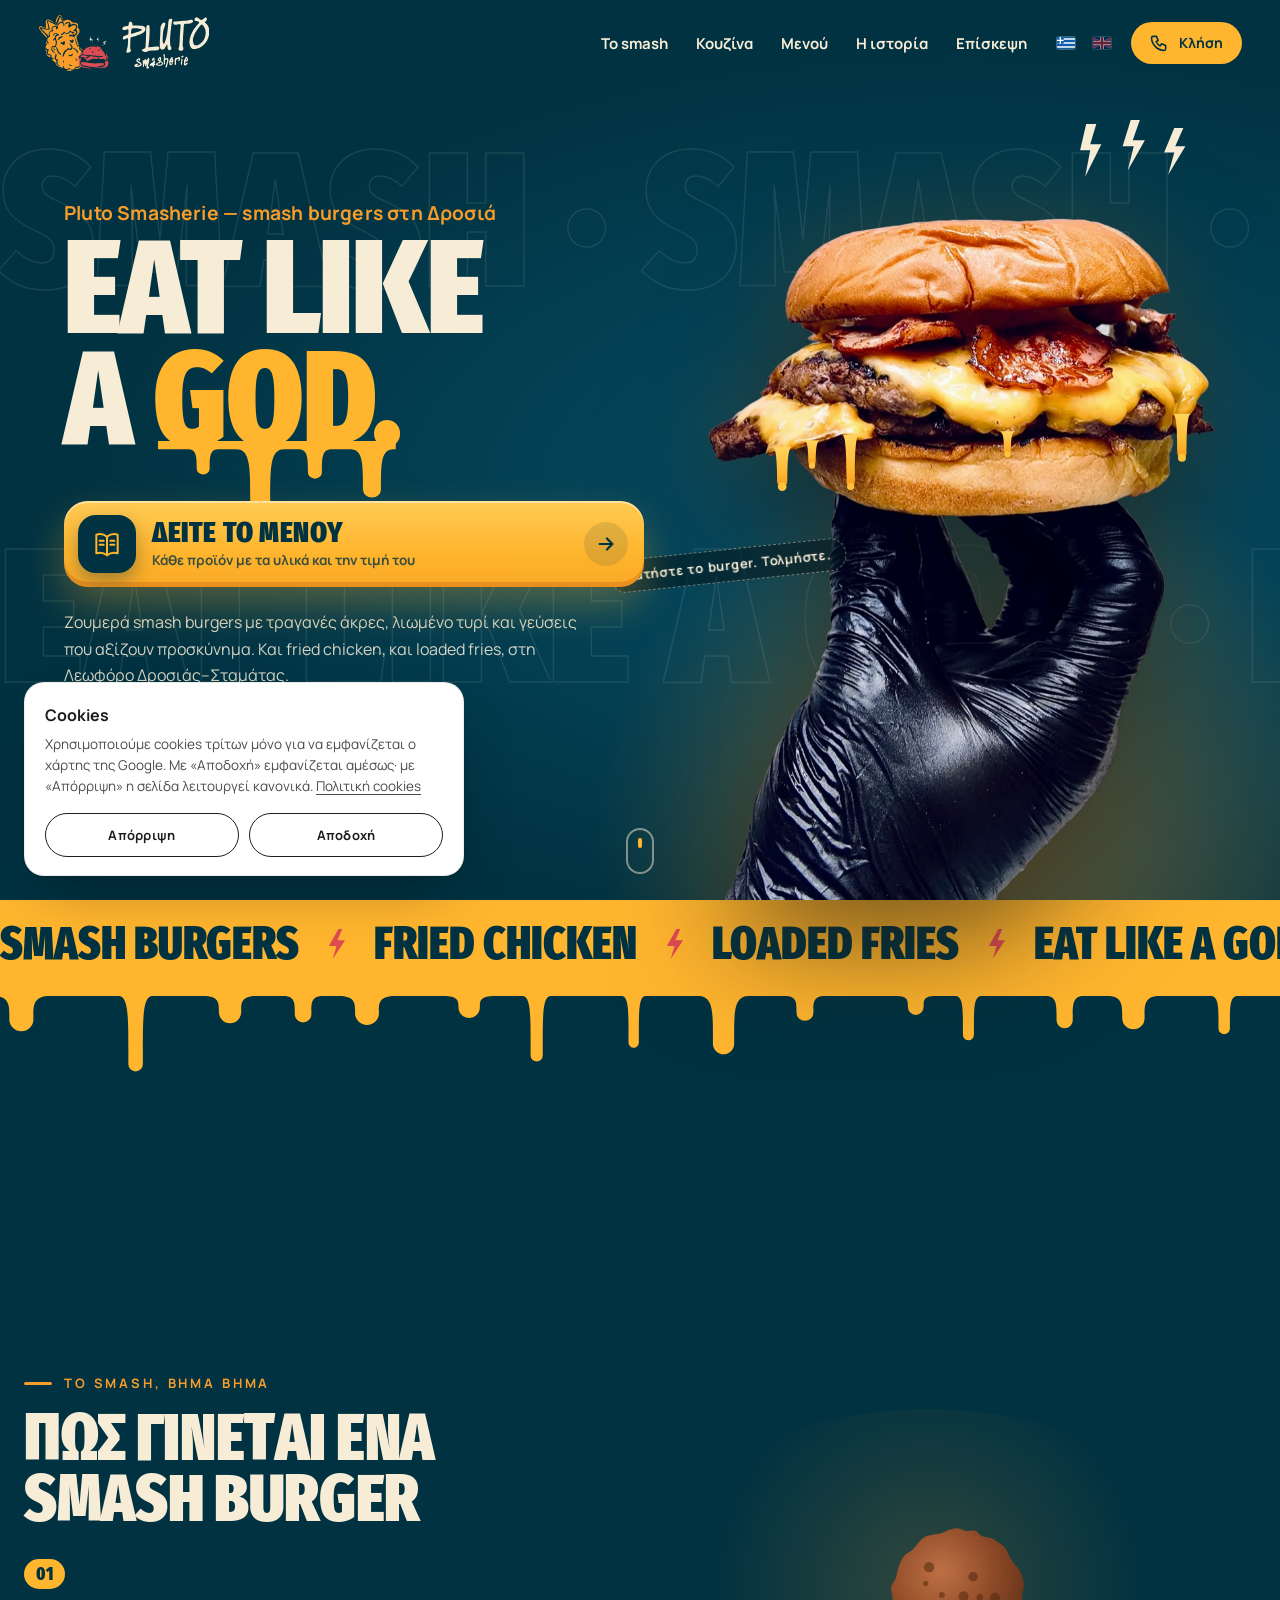
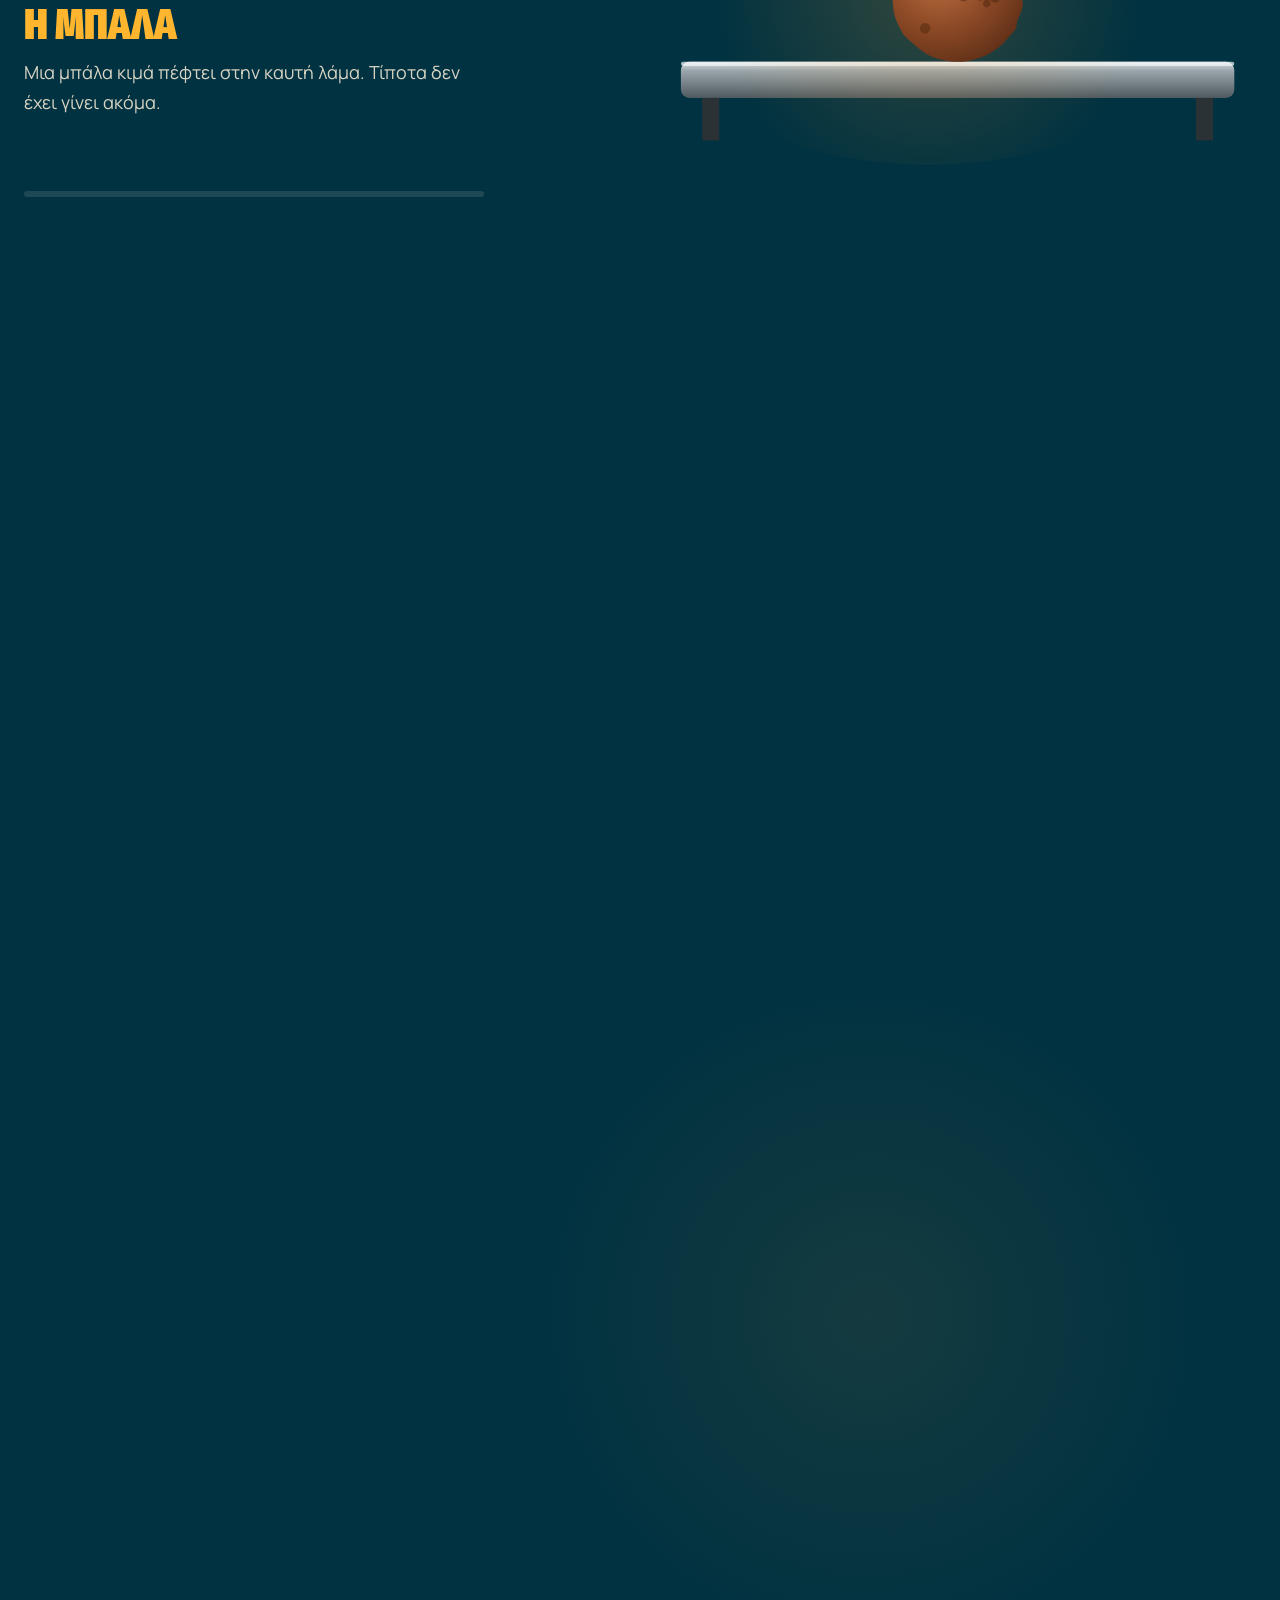
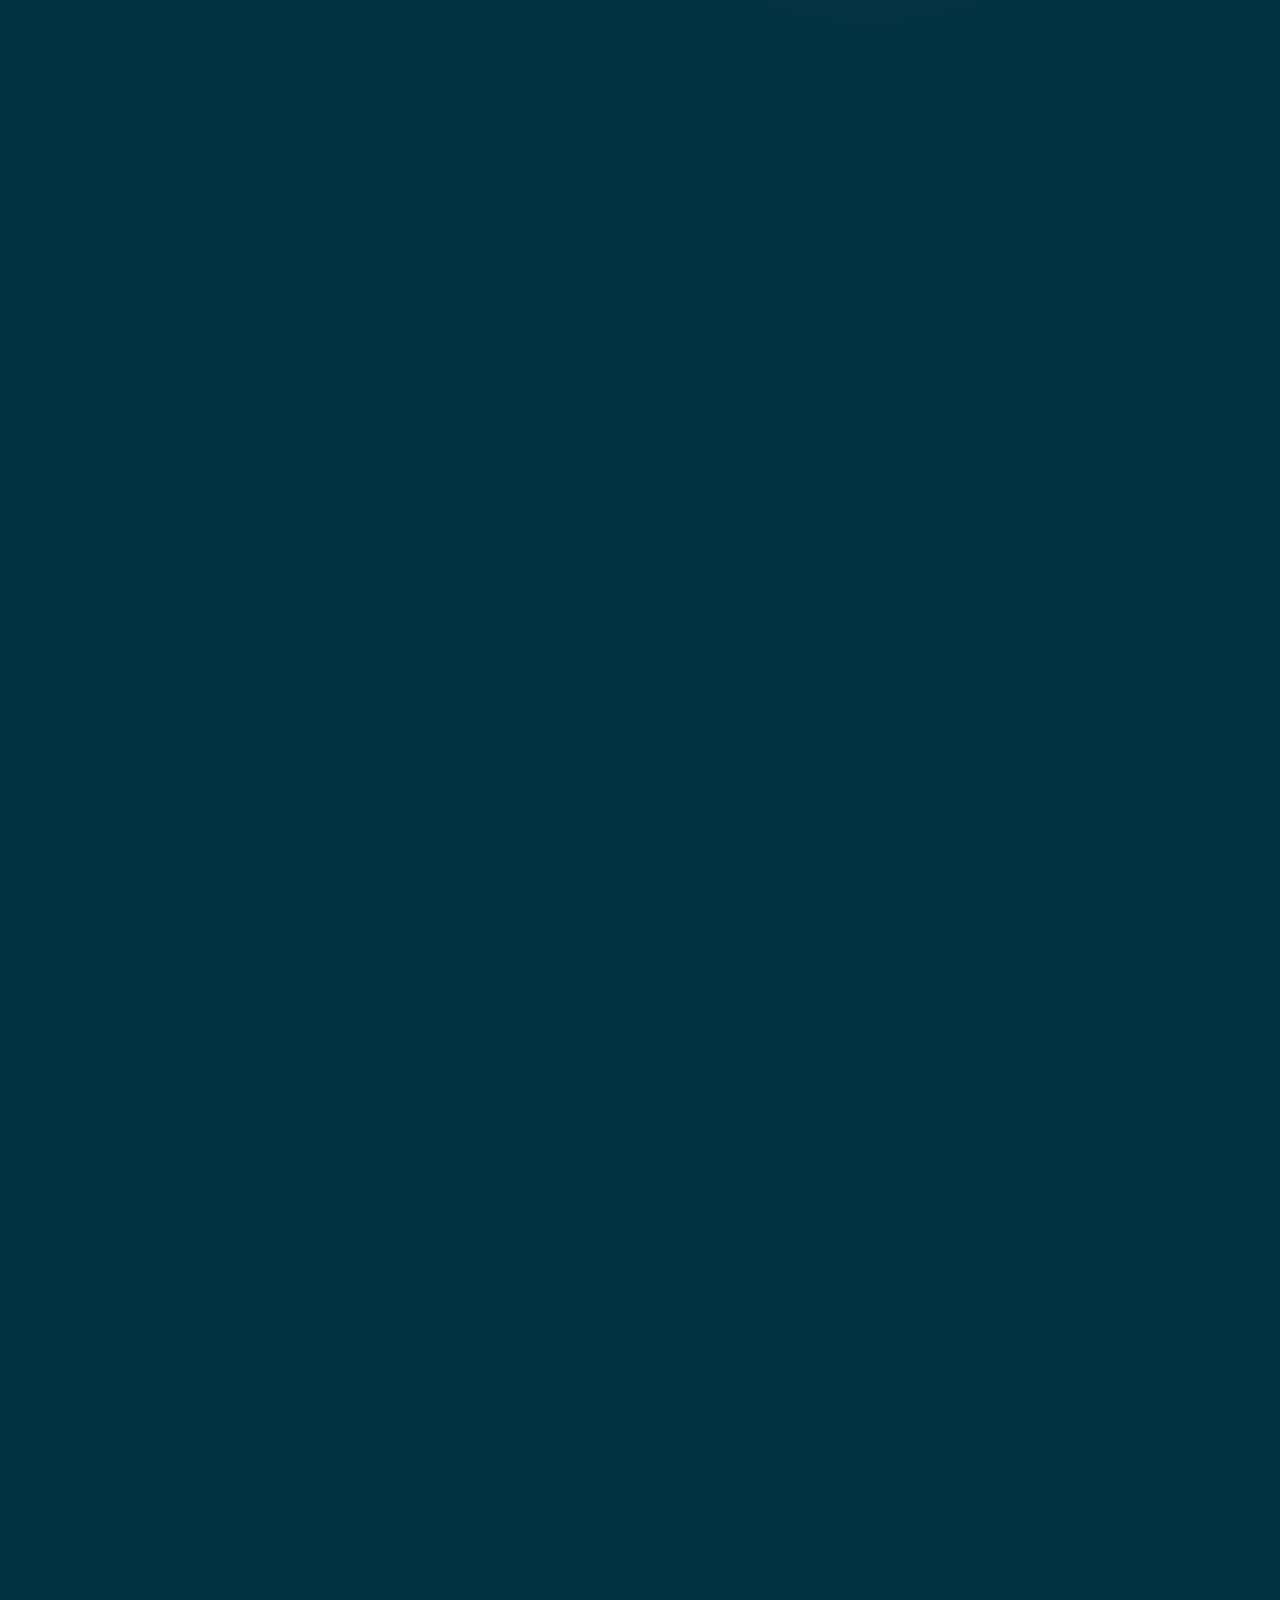
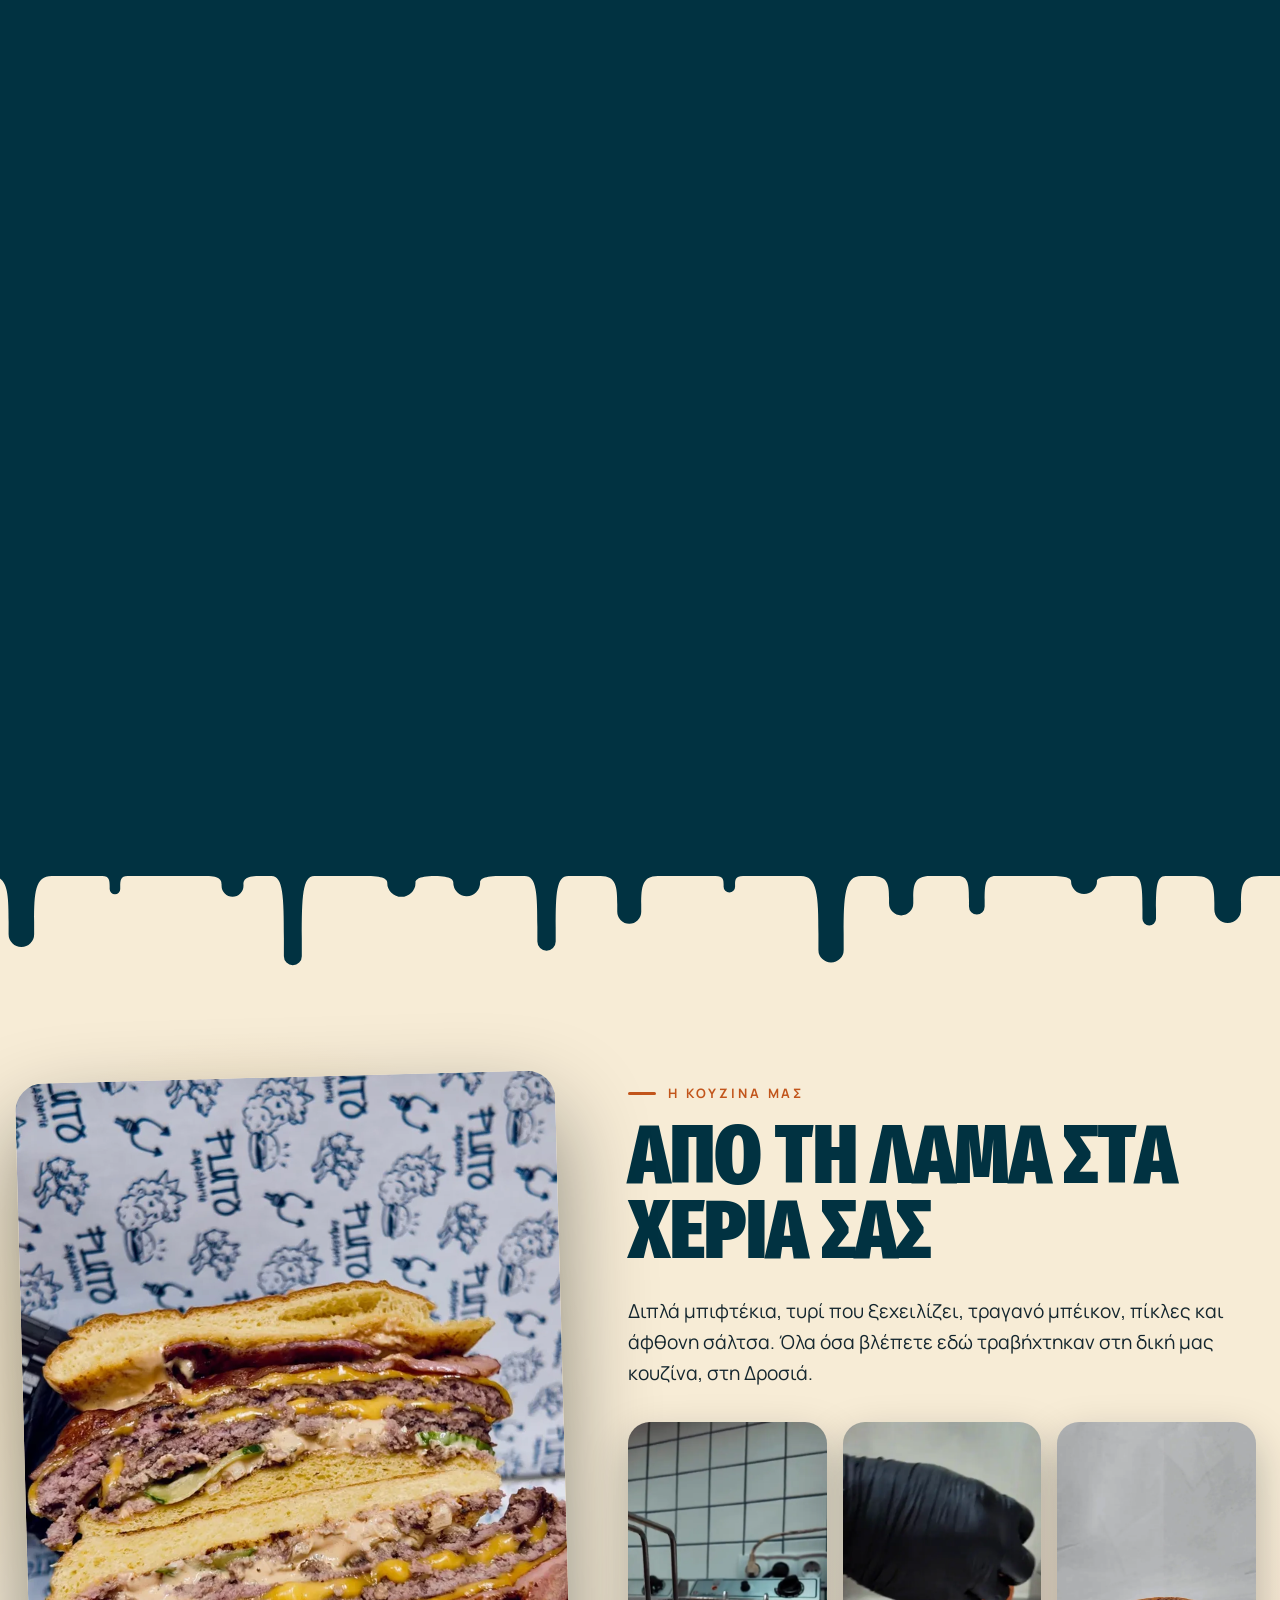
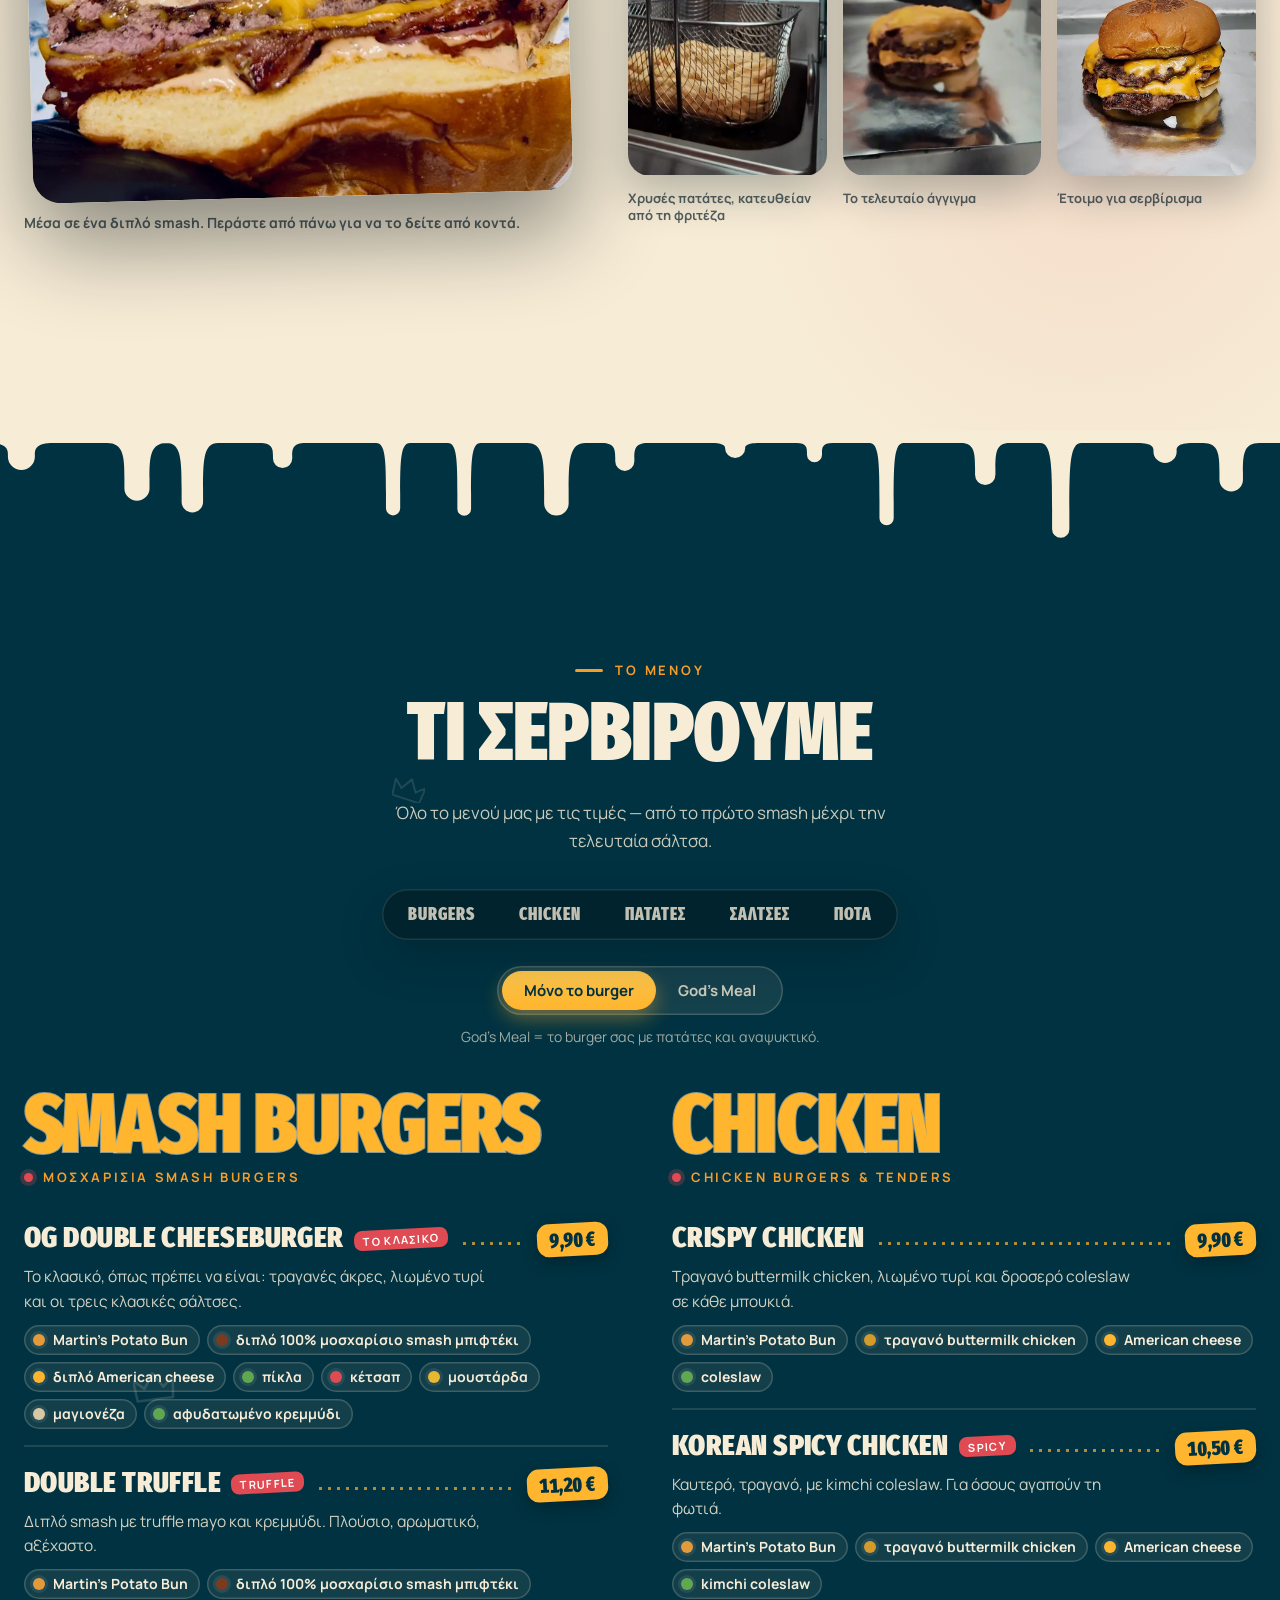
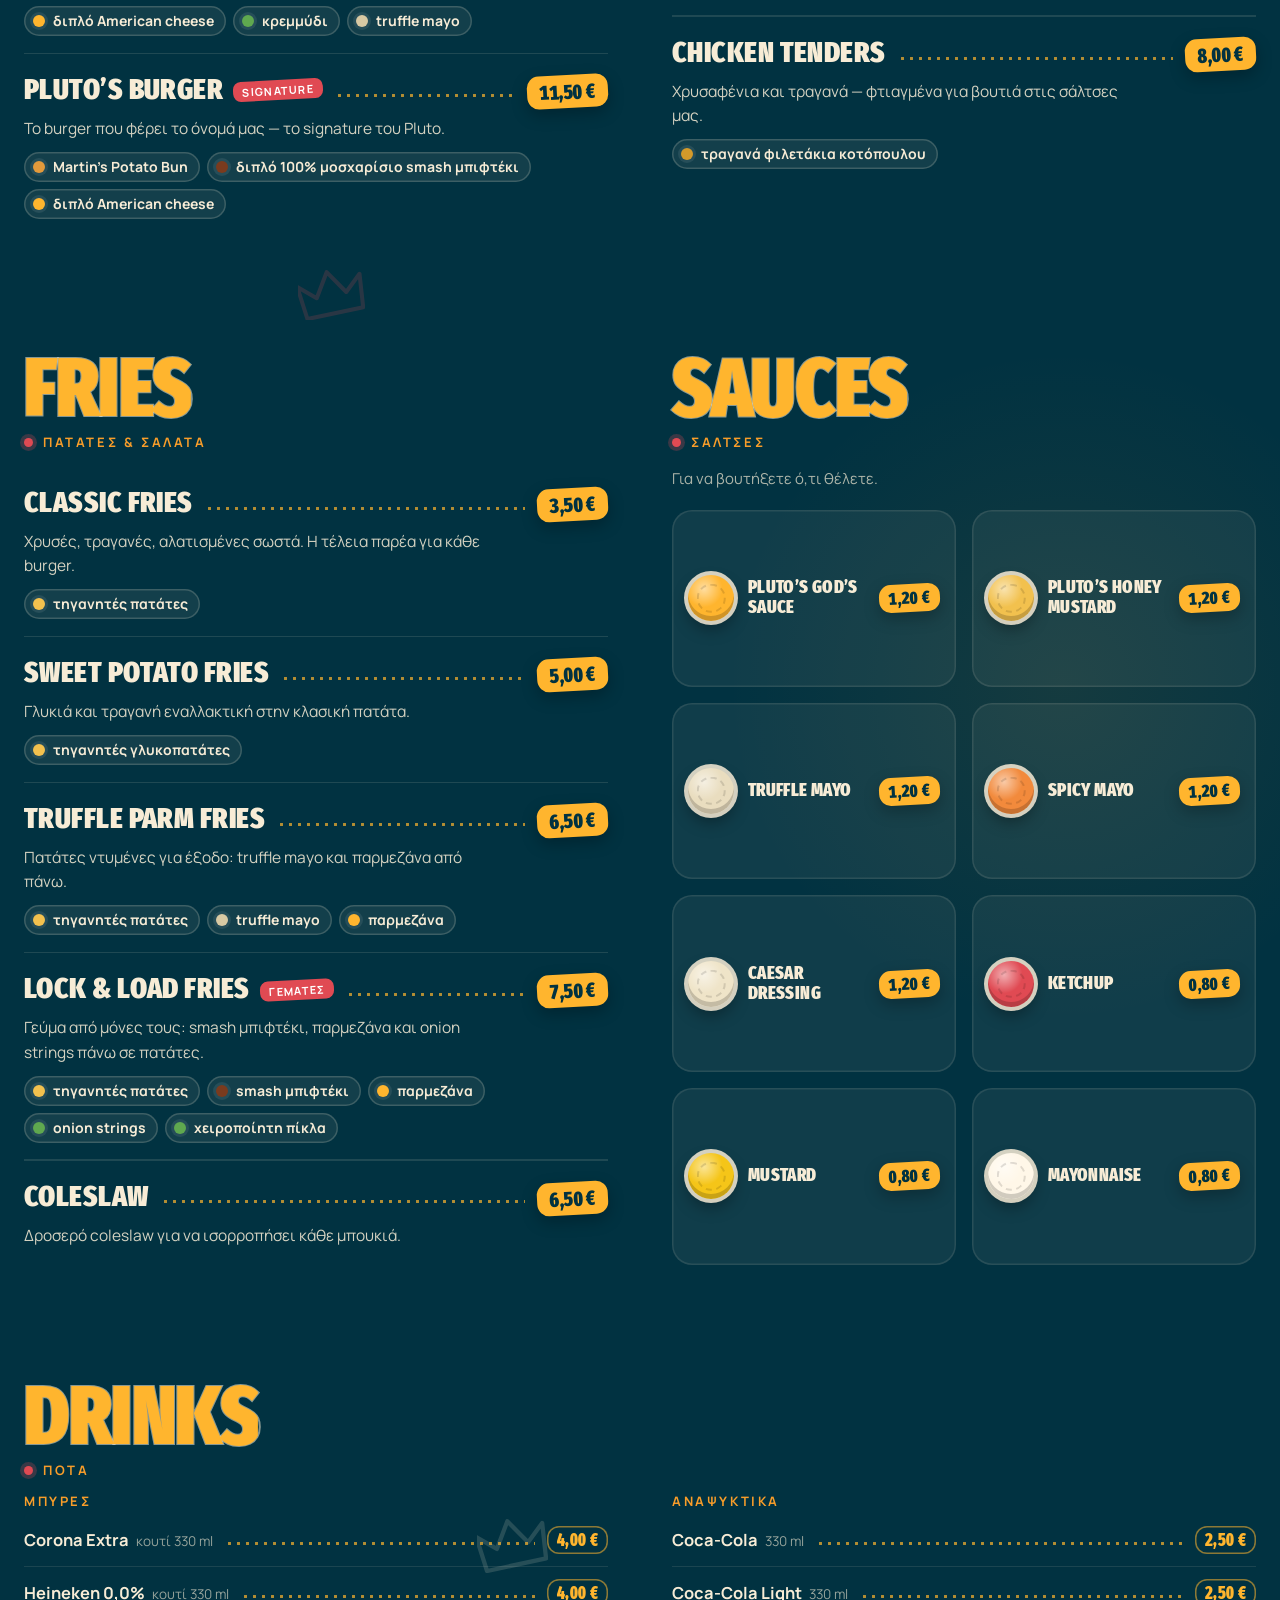
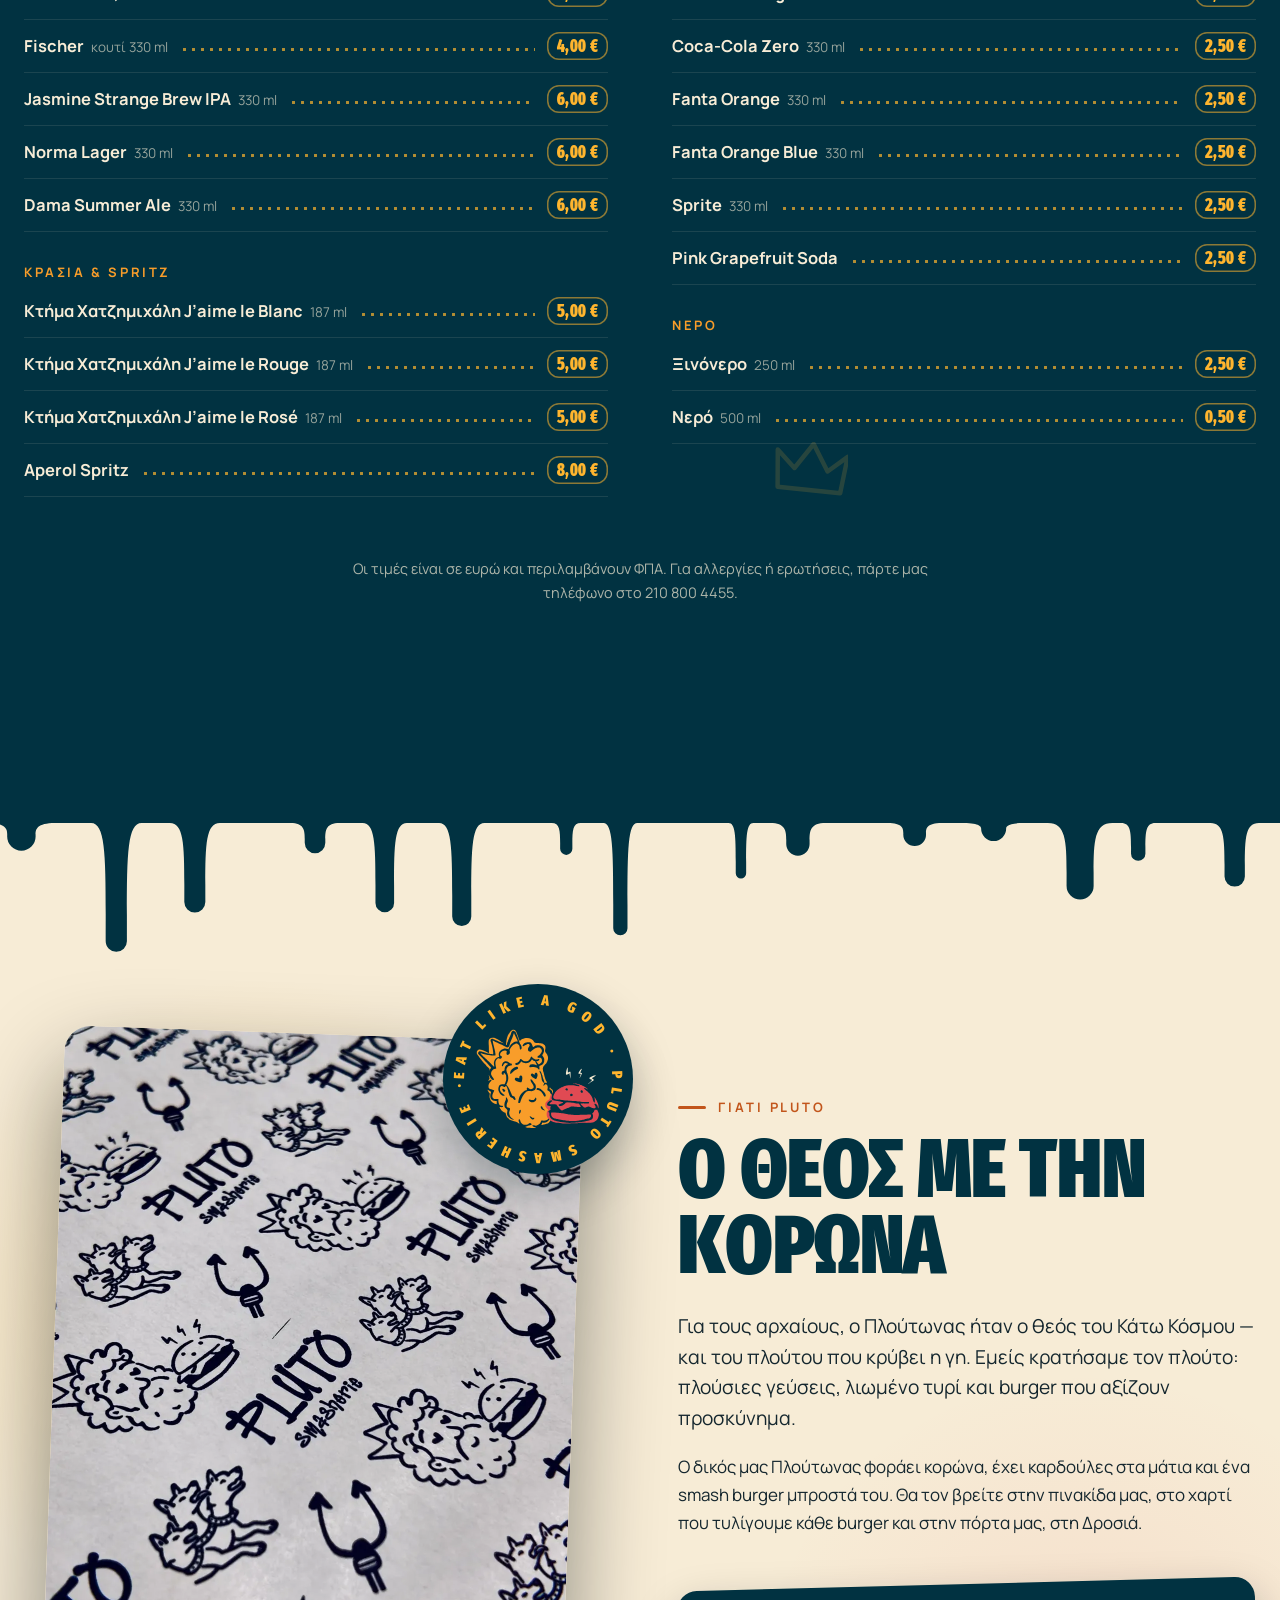
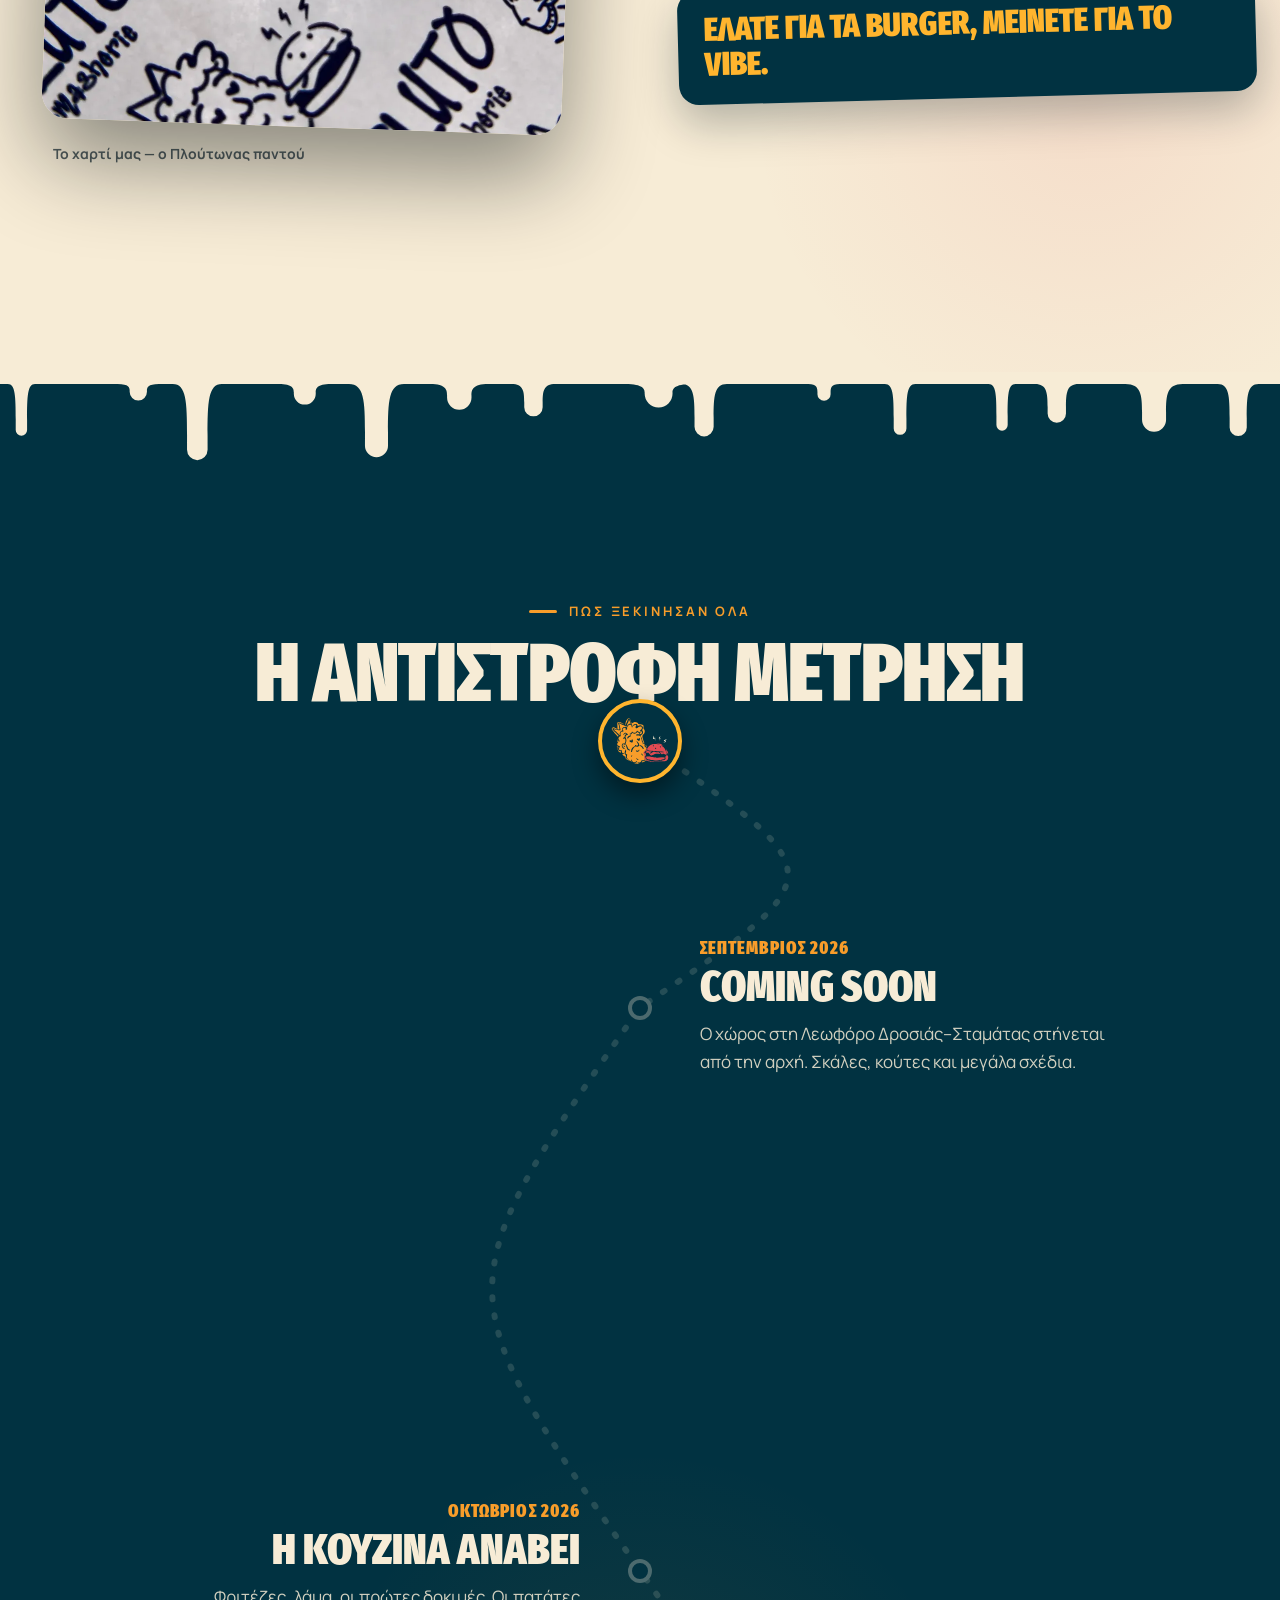
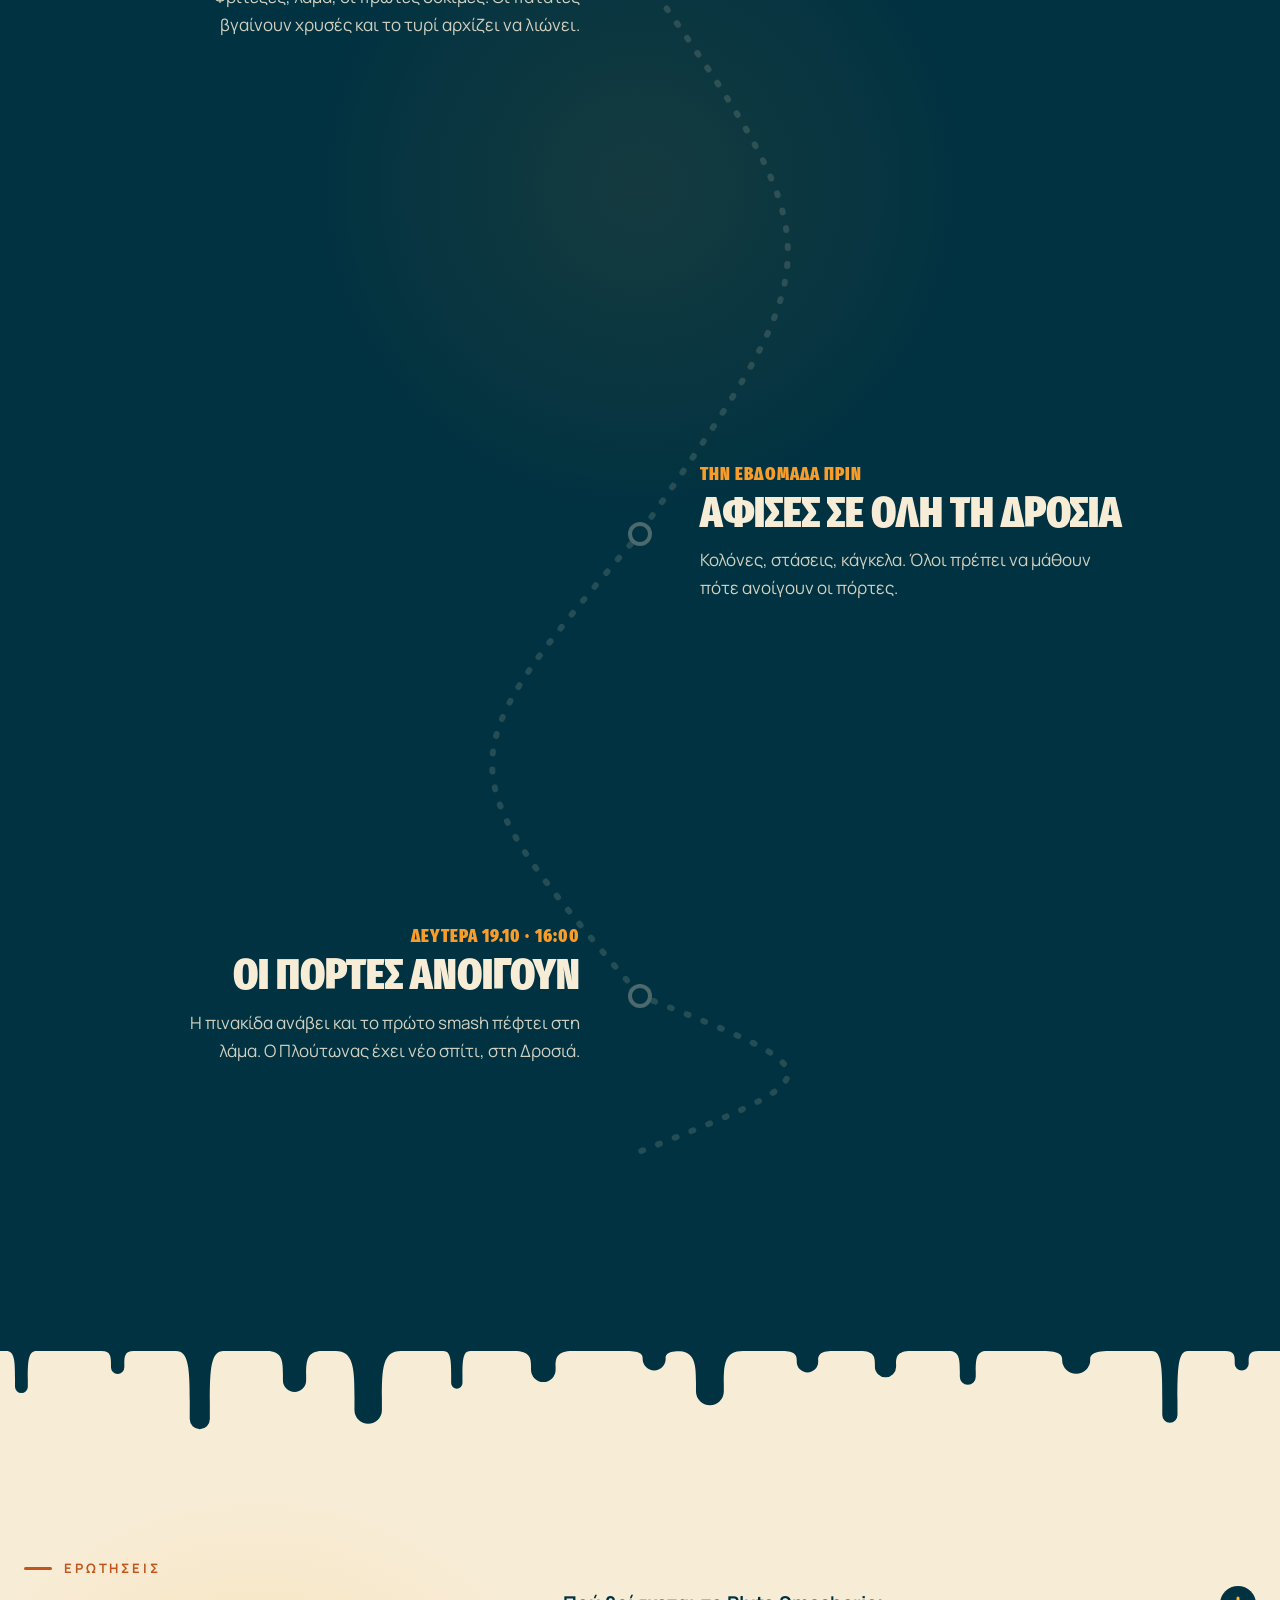
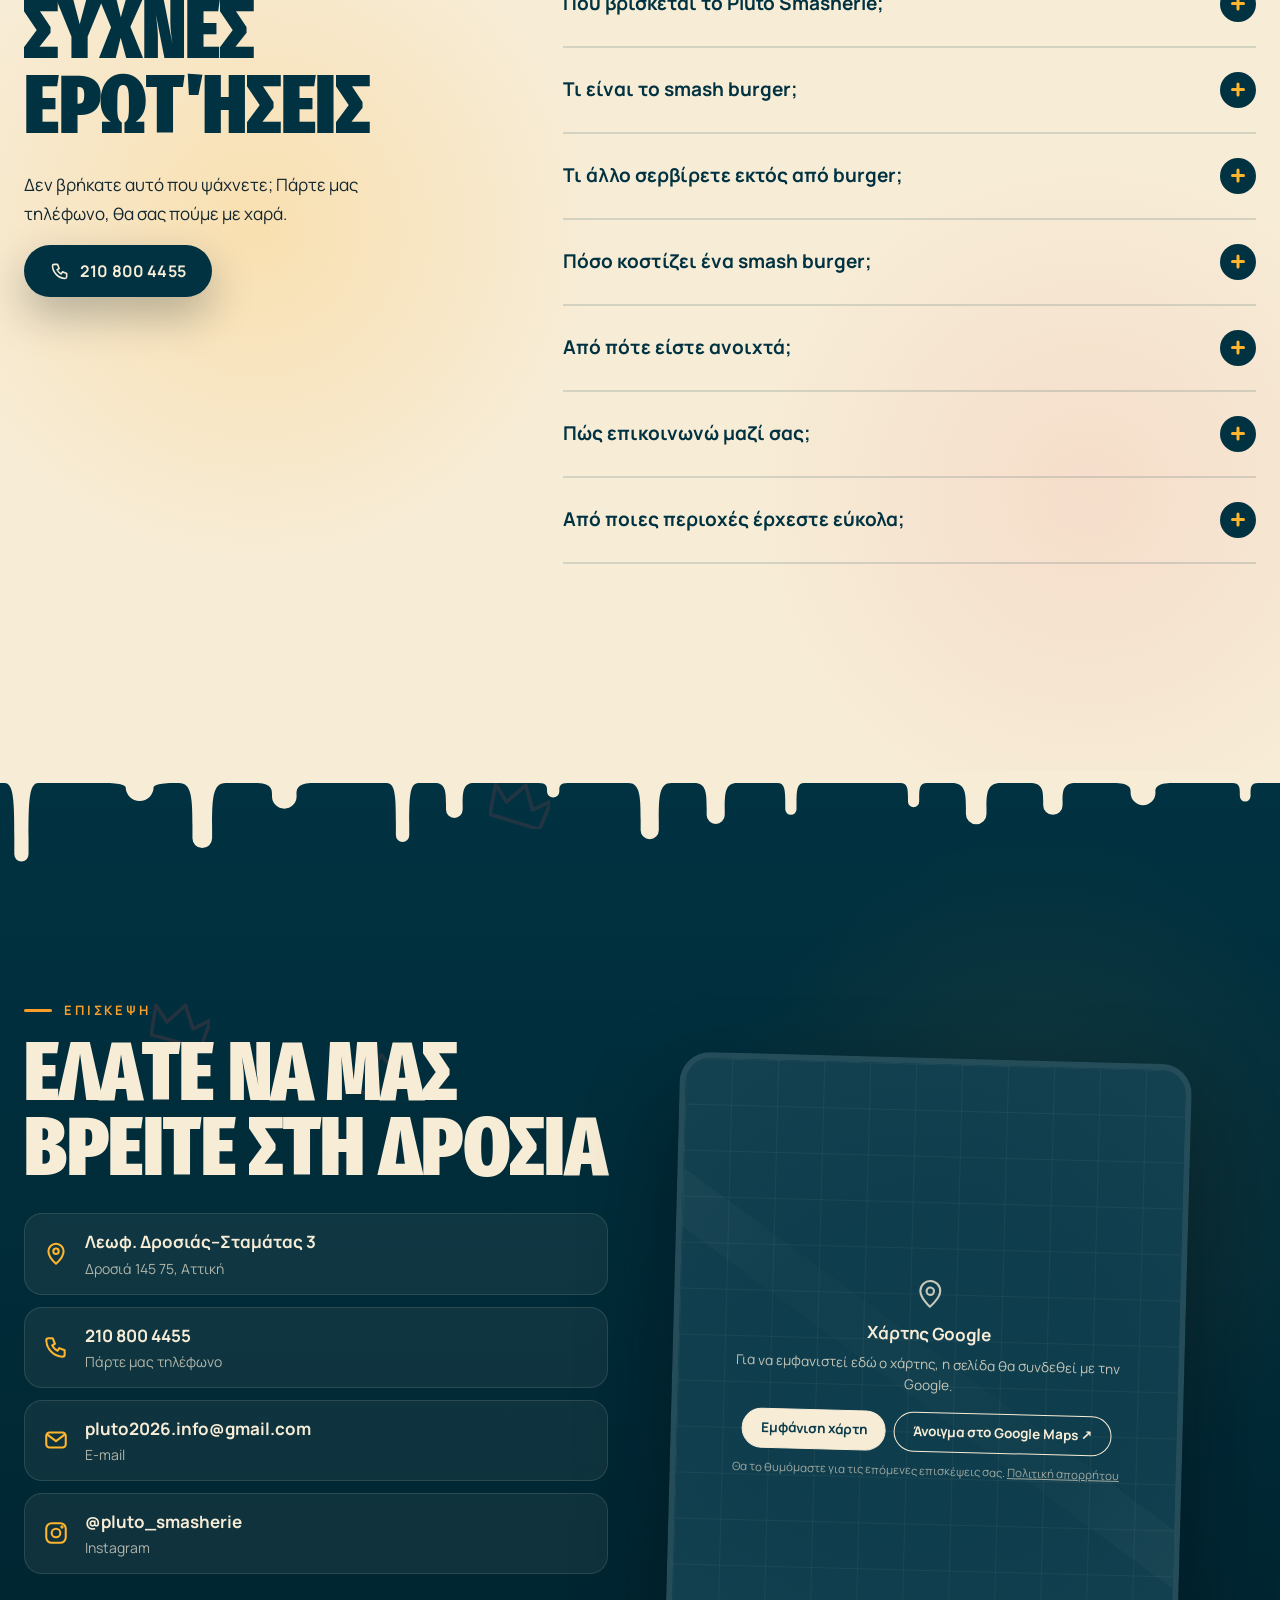
<file: index.html>
<!doctype html>
<html lang="el">
<head>
<meta charset="utf-8">
<meta name="viewport" content="width=device-width,initial-scale=1,viewport-fit=cut">
<title>Smash Burgers Δροσιά | Pluto Smasherie — Eat Like a God</title>
<!-- advon-icons · favicon.py · made from assets/img/pluto-smasherie-logo.svg · vc93f7c94 -->
<link rel="icon" href="favicon.ico?v=c93f7c94" sizes="32x32">
<link rel="icon" href="assets/icons/favicon-96.png?v=c93f7c94" type="image/png" sizes="96x96">
<link rel="icon" href="assets/icons/favicon-48.png?v=c93f7c94" type="image/png" sizes="48x48">
<link rel="apple-touch-icon" href="assets/icons/apple-touch-icon.png?v=c93f7c94">
<link rel="manifest" href="site.webmanifest?v=c93f7c94">
<!-- /advon-icons -->
<meta name="description" content="Pluto Smasherie στη Δροσιά: ζουμερά smash burgers με τραγανές άκρες και λιωμένο τυρί, fried chicken και loaded fries. Λεωφ. Δροσιάς–Σταμάτας 3 · 210 800 4455.">
<meta name="robots" content="index,follow,max-image-preview:large">
<!-- advon-en -->
<script>try{localStorage.setItem("pluto-lang","el")}catch(e){}</script>
<!-- /advon-en -->
<script id="advon-draft-guard">/* Advon: drafts stay out of Google; the real domain is untouched */(function(h){if(/(^|\.)(drafts\.advonmedia\.com|github\.io|netlify\.app)$/.test(h)){var m=document.createElement("meta");m.name="robots";m.content="noindex,nofollow";document.head.appendChild(m)}})(location.hostname)</script>
<meta name="theme-color" content="#013241">
<meta name="color-scheme" content="light only">
<meta property="og:type" content="restaurant.restaurant">
<meta property="og:site_name" content="Pluto Smasherie">
<meta property="og:title" content="Smash Burgers Δροσιά | Pluto Smasherie — Eat Like a God">
<meta property="og:description" content="Pluto Smasherie στη Δροσιά: ζουμερά smash burgers με τραγανές άκρες και λιωμένο τυρί, fried chicken και loaded fries. Λεωφ. Δροσιάς–Σταμάτας 3 · 210 800 4455.">
<meta property="og:image" content="assets/img/pluto-smasherie-og.jpg">
<meta property="og:image:width" content="1200">
<meta property="og:image:height" content="630">
<meta property="og:locale" content="el_GR">
<meta property="og:locale:alternate" content="en_GB">
<meta name="twitter:card" content="summary_large_image">
<link rel="preload" href="assets/img/pluto-smasherie-smash-burger-drosia-820.webp" as="image" fetchpriority="high" imagesrcset="assets/img/pluto-smasherie-smash-burger-drosia-520.webp 520w, assets/img/pluto-smasherie-smash-burger-drosia-820.webp 820w, assets/img/pluto-smasherie-smash-burger-drosia-1100.webp 1100w" imagesizes="(max-width:760px) 88vw, 46vw">
<link rel="preload" href="assets/fonts/fira-sans-extra-condensed-latin-900-normal.woff2" as="font" type="font/woff2" crossorigin>
<link rel="preload" href="assets/fonts/manrope-greek-400-normal.woff2" as="font" type="font/woff2" crossorigin>
<script>document.documentElement.classList.add('js')</script>
<style id="advon-fonts">@font-face{font-family:'Fira Sans Extra Condensed';font-style:normal;font-display:swap;font-weight:900;src:url(assets/fonts/fira-sans-extra-condensed-greek-900-normal.woff2) format('woff2');unicode-range:U+0370-0377,U+037A-037F,U+0384-038A,U+038C,U+038E-03A1,U+03A3-03FF}@font-face{font-family:'Fira Sans Extra Condensed';font-style:normal;font-display:swap;font-weight:900;src:url(assets/fonts/fira-sans-extra-condensed-latin-ext-900-normal.woff2) format('woff2');unicode-range:U+0100-02BA,U+02BD-02C5,U+02C7-02CC,U+02CE-02D7,U+02DD-02FF,U+0304,U+0308,U+0329,U+1D00-1DBF,U+1E00-1E9F,U+1EF2-1EFF,U+2020,U+20A0-20AB,U+20AD-20C0,U+2113,U+2C60-2C7F,U+A720-A7FF}@font-face{font-family:'Fira Sans Extra Condensed';font-style:normal;font-display:swap;font-weight:900;src:url(assets/fonts/fira-sans-extra-condensed-latin-900-normal.woff2) format('woff2');unicode-range:U+0000-00FF,U+0131,U+0152-0153,U+02BB-02BC,U+02C6,U+02DA,U+02DC,U+0304,U+0308,U+0329,U+2000-206F,U+20AC,U+2122,U+2191,U+2193,U+2212,U+2215,U+FEFF,U+FFFD}@font-face{font-family:'Manrope';font-style:normal;font-display:swap;font-weight:400;src:url(assets/fonts/manrope-greek-400-normal.woff2) format('woff2');unicode-range:U+0370-0377,U+037A-037F,U+0384-038A,U+038C,U+038E-03A1,U+03A3-03FF}@font-face{font-family:'Manrope';font-style:normal;font-display:swap;font-weight:400;src:url(assets/fonts/manrope-latin-ext-400-normal.woff2) format('woff2');unicode-range:U+0100-02BA,U+02BD-02C5,U+02C7-02CC,U+02CE-02D7,U+02DD-02FF,U+0304,U+0308,U+0329,U+1D00-1DBF,U+1E00-1E9F,U+1EF2-1EFF,U+2020,U+20A0-20AB,U+20AD-20C0,U+2113,U+2C60-2C7F,U+A720-A7FF}@font-face{font-family:'Manrope';font-style:normal;font-display:swap;font-weight:400;src:url(assets/fonts/manrope-latin-400-normal.woff2) format('woff2');unicode-range:U+0000-00FF,U+0131,U+0152-0153,U+02BB-02BC,U+02C6,U+02DA,U+02DC,U+0304,U+0308,U+0329,U+2000-206F,U+20AC,U+2122,U+2191,U+2193,U+2212,U+2215,U+FEFF,U+FFFD}@font-face{font-family:'Manrope';font-style:normal;font-display:swap;font-weight:700;src:url(assets/fonts/manrope-greek-700-normal.woff2) format('woff2');unicode-range:U+0370-0377,U+037A-037F,U+0384-038A,U+038C,U+038E-03A1,U+03A3-03FF}@font-face{font-family:'Manrope';font-style:normal;font-display:swap;font-weight:700;src:url(assets/fonts/manrope-latin-ext-700-normal.woff2) format('woff2');unicode-range:U+0100-02BA,U+02BD-02C5,U+02C7-02CC,U+02CE-02D7,U+02DD-02FF,U+0304,U+0308,U+0329,U+1D00-1DBF,U+1E00-1E9F,U+1EF2-1EFF,U+2020,U+20A0-20AB,U+20AD-20C0,U+2113,U+2C60-2C7F,U+A720-A7FF}@font-face{font-family:'Manrope';font-style:normal;font-display:swap;font-weight:700;src:url(assets/fonts/manrope-latin-700-normal.woff2) format('woff2');unicode-range:U+0000-00FF,U+0131,U+0152-0153,U+02BB-02BC,U+02C6,U+02DA,U+02DC,U+0304,U+0308,U+0329,U+2000-206F,U+20AC,U+2122,U+2191,U+2193,U+2212,U+2215,U+FEFF,U+FFFD}</style>
<style>:root{--navy:#013241;--navy2:#03465C;--deep:#00212C;--cream:#F7ECD6;--cream2:#FFF7E8;--ink:#14262E;--cheese:#FFB52E;--orange:#F89D2A;--ketchup:#E04A53;--ok:#C2551B;--fd:'Fira Sans Extra Condensed','Arial Narrow',Impact,sans-serif;--fb:'Manrope',system-ui,-apple-system,'Segoe UI',sans-serif;--sh1:0 6px 18px rgba(0,20,28,.18);--sh2:0 18px 44px rgba(0,20,28,.28);--sh3:0 40px 90px rgba(0,10,16,.45);--ease:cubic-bezier(.22,1,.36,1);--spring:cubic-bezier(.34,1.56,.64,1);--w:1240px;color-scheme:light only}*,*::before,*::after{box-sizing:border-box}html{scroll-behavior:smooth;-webkit-text-size-adjust:100%;overflow-x:clip}@media (prefers-reduced-motion:reduce){html{scroll-behavior:auto}}body{margin:0;background:var(--navy);color:var(--cream);font:400 17px/1.65 var(--fb);overflow-x:clip;-webkit-font-smoothing:antialiased}img,video,svg{display:block;max-width:100%}a{color:inherit}h1,h2,h3{margin:0;font-weight:900}p{margin:0 0 1em}.skip{position:absolute;left:-9999px;top:8px;z-index:200;background:var(--cheese);color:var(--navy);padding:10px 16px;border-radius:10px;font-weight:700}.skip:focus{left:12px}:focus-visible{outline:3px solid var(--cheese);outline-offset:3px;border-radius:6px}.wrap{width:min(var(--w),100% - 48px);margin-inline:auto}section{position:relative;isolation:isolate}.eyebrow{font:700 13px/1 var(--fb);letter-spacing:.22em;text-transform:uppercase;color:var(--orange);margin:0 0 18px;display:flex;align-items:center;gap:12px}.eyebrow::before{content:"";width:28px;height:3px;border-radius:3px;background:currentColor}h2{font:900 clamp(46px,6.4vw,96px)/.92 var(--fd);text-transform:uppercase;letter-spacing:-.005em;margin-bottom:28px}.lead{font-size:clamp(18px,1.5vw,21px);line-height:1.6}.btn{display:inline-flex;align-items:center;gap:10px;padding:16px 26px;border-radius:999px;font:800 16px/1 var(--fb);text-decoration:none;letter-spacing:.01em;position:relative;overflow:hidden;transition:transform .35s var(--spring),box-shadow .35s}.btn svg{width:20px;height:20px;flex:none}.btn-p{background:var(--cheese);color:var(--navy);box-shadow:0 10px 30px rgba(255,181,46,.35),inset 0 -4px 0 rgba(200,90,10,.35)}.btn-d{background:var(--navy);color:var(--cream);box-shadow:var(--sh2)}.btn-s{padding:11px 18px;font-size:14px;background:var(--cheese);color:var(--navy)}.btn::after{content:"";position:absolute;inset:0;background:linear-gradient(105deg,transparent 30%,rgba(255,255,255,.55) 50%,transparent 70%);transform:translateX(-120%)}@media (hover:hover){.btn:hover{transform:translateY(-3px) scale(1.03)}.btn:hover::after{transform:translateX(120%);transition:transform .8s}}.btn:active{transform:scale(.96)}.tlink{font-weight:700;text-decoration:none;border-bottom:2px solid currentColor;padding-bottom:2px}@media (hover:hover){.tlink:hover{color:var(--cheese)}}.hd{position:fixed;inset:0 0 auto;z-index:60;display:flex;align-items:center;gap:24px;padding:14px clamp(16px,3vw,40px);transition:background .4s,box-shadow .4s,padding .4s}.hd.solid{background:rgba(1,50,65,.92);-webkit-backdrop-filter:blur(12px);backdrop-filter:blur(12px);box-shadow:0 8px 30px rgba(0,0,0,.25);padding-block:10px}.brand{display:flex;align-items:center;gap:12px;color:var(--cream);margin-right:auto;text-decoration:none}.hd-logo{width:auto;height:58px;flex:none;transition:transform .6s var(--spring);transform-origin:50% 80%}.hd.solid .hd-logo{transform:scale(.84)}@media (hover:hover){.brand:hover .hd-logo{transform:rotate(-8deg) scale(1.06)}}.wm{width:auto;height:52px;fill:currentColor;transition:transform .5s var(--spring)}.hd.solid .wm{transform:scale(.86) rotate(-2deg)}.nav{display:flex;gap:28px;align-items:center}.nav a{color:var(--cream);text-decoration:none;font:700 15px/1 var(--fb);position:relative;padding:8px 0}.nav a::after{content:"";position:absolute;left:0;right:0;bottom:0;height:3px;border-radius:3px;background:var(--cheese);transform:scaleX(0);transform-origin:left;transition:transform .35s var(--ease)}@media (hover:hover){.nav a:hover::after{transform:scaleX(1)}}.nav .nav-call{display:none}.hd-r{display:flex;align-items:center;gap:14px}.langs{display:flex;gap:6px}.langs button{border:0;background:none;padding:6px;border-radius:8px;cursor:pointer;opacity:.55;transition:opacity .2s,transform .2s}.langs button[aria-pressed=true]{opacity:1}.flag{display:block;width:18px;height:12px;overflow:hidden;line-height:0;border-radius:2px;box-shadow:0 0 0 1px rgba(255,255,255,.25)}.flag svg{display:block;width:100%;height:100%}.burger{display:none;width:46px;height:46px;border:0;border-radius:50%;background:var(--cheese);cursor:pointer;position:relative}.burger i{position:absolute;left:13px;right:13px;height:3px;border-radius:3px;background:var(--navy);transition:transform .35s var(--ease),opacity .2s}.burger i:nth-child(1){top:15px}.burger i:nth-child(2){top:21.5px}.burger i:nth-child(3){top:28px}.burger[aria-expanded=true] i:nth-child(1){transform:translateY(6.5px) rotate(45deg)}.burger[aria-expanded=true] i:nth-child(2){opacity:0}.burger[aria-expanded=true] i:nth-child(3){transform:translateY(-6.5px) rotate(-45deg)}@media (max-width:1020px){.burger{display:block;z-index:70}.hd-call{display:none}.nav{position:fixed;inset:0;z-index:65;flex-direction:column;justify-content:center;gap:10px;background:var(--navy);clip-path:circle(0 at calc(100% - 44px) 38px);transition:clip-path .6s var(--ease);visibility:hidden}.nav.open{clip-path:circle(150% at calc(100% - 44px) 38px);visibility:visible}.nav a{font:900 44px/1.1 var(--fd);text-transform:uppercase;opacity:0;transform:translateY(20px);transition:opacity .4s,transform .5s var(--spring)}.nav.open a{opacity:1;transform:none}.nav.open a:nth-child(2){transition-delay:.05s}.nav.open a:nth-child(3){transition-delay:.1s}.nav.open a:nth-child(4){transition-delay:.15s}.nav.open a:nth-child(5){transition-delay:.2s}.nav.open a:nth-child(6){transition-delay:.25s}.nav .nav-call{display:inline-flex;align-items:center;gap:10px;margin-top:18px;font:800 20px/1 var(--fb);background:var(--cheese);color:var(--navy);padding:16px 24px;border-radius:999px}.nav .nav-call svg{width:22px;height:22px}.nav .nav-call::after{display:none}.langs{position:relative;z-index:70}}@media (max-width:520px){.wm{height:36px}.hd-logo{height:44px}.brand{gap:8px}.hd{gap:12px}}#intro{position:fixed;inset:0;z-index:100;background:var(--navy);display:none;place-items:center;pointer-events:none}.intro #intro{display:grid}.in-logo svg{width:100%;height:auto}.in-logo{width:min(56vw,340px);transform:scale(.2);opacity:0;animation:inPop .7s var(--spring) .05s forwards}@keyframes inPop{to{transform:scale(1);opacity:1}}.in-cheese{position:absolute;left:0;top:0;width:100%;height:100%;overflow:visible;transform:translateY(-120%);fill:var(--cheese)}.intro.go .in-cheese{transition:transform .5s cubic-bezier(.55,0,.3,1);transform:translateY(0)}.intro.out #intro{transition:transform .75s cubic-bezier(.65,0,.35,1);transform:translateY(118%)}.intro.out .in-logo{transition:opacity .2s;opacity:0}.hero{min-height:100svh;display:grid;grid-template-columns:minmax(0,1.05fr) minmax(0,1fr);align-items:center;gap:20px;padding:120px clamp(20px,5vw,80px) 0;overflow-x:clip;background:radial-gradient(110% 80% at 75% 55%,#05506A 0,var(--navy) 62%)}.h-bg{position:absolute;inset:0;z-index:-1;pointer-events:none;overflow:hidden}.h-glow{position:absolute;width:70vmax;height:70vmax;right:-12vmax;bottom:-30vmax;border-radius:50%;background:radial-gradient(circle,rgba(248,157,42,.42),rgba(248,157,42,0) 62%);transform:translate(var(--gx,0),var(--gy,0));transition:transform .6s var(--ease)}.mq{position:absolute;left:0;white-space:nowrap;display:flex;font:900 clamp(110px,15vw,240px)/1 var(--fd);color:transparent;-webkit-text-stroke:1.5px rgba(247,236,214,.10);letter-spacing:.01em}.mq span{padding-right:.2em}.mq1{top:14%;animation:mq 46s linear infinite}.mq2{top:58%;animation:mq 60s linear infinite reverse}@keyframes mq{to{transform:translateX(-50%)}}.h-txt{position:relative;z-index:2;max-width:640px;padding-bottom:9vh}.kick{display:inline-flex;align-items:center;gap:10px;font:700 14px/1 var(--fb);background:rgba(247,236,214,.08);border:1px solid rgba(247,236,214,.18);padding:10px 16px;border-radius:999px;margin:0 0 26px}.kick .dot{width:9px;height:9px;border-radius:50%;background:#58D68D;box-shadow:0 0 0 0 rgba(88,214,141,.6);animation:pulse 2.2s infinite}@keyframes pulse{70%{box-shadow:0 0 0 10px rgba(88,214,141,0)}100%{box-shadow:0 0 0 0 rgba(88,214,141,0)}}.h1{font:800 clamp(17px,1.5vw,21px)/1.35 var(--fb);color:var(--orange);margin:0 0 6px;letter-spacing:.01em}.display{font:900 clamp(84px,10.4vw,176px)/.84 var(--fd);margin:0 0 clamp(50px,5vw,74px);letter-spacing:-.01em;color:var(--cream)}.display .dl{display:block}.god{position:relative;display:inline-block;color:var(--cheese)}.god-drip{position:absolute;left:2%;top:86%;width:96%;height:.55em;overflow:visible;fill:var(--cheese)}.h-sub{font-size:clamp(17px,1.35vw,20px);max-width:520px;color:rgba(247,236,214,.86)}.h-cta{display:flex;align-items:center;gap:26px;flex-wrap:wrap;margin-top:30px}.h-food{position:relative;z-index:1;align-self:end;justify-self:center;width:min(100%,560px);height:100%;display:flex;flex-direction:column;justify-content:flex-end;align-items:center}.bite-btn{all:unset;display:block;position:relative;cursor:pointer;width:100%;-webkit-tap-highlight-color:transparent}.bite-btn:focus-visible{outline:3px solid var(--cheese);outline-offset:6px;border-radius:24px}.tilt{display:block;position:relative;transform-style:preserve-3d;transform:perspective(1100px) rotateX(var(--rx,0deg)) rotateY(var(--ry,0deg)) translateY(var(--ty,0px));transition:transform .5s var(--ease);will-change:transform}.h-burger{width:100%;height:auto}.bite-btn{filter:drop-shadow(0 40px 60px rgba(0,8,12,.55)) drop-shadow(0 0 40px rgba(248,157,42,.18))}.tilt{-webkit-mask-composite:source-in;mask-composite:intersect}.h-drips{position:absolute;inset:0;width:100%;height:100%;overflow:visible;pointer-events:none}.h-drips .d{fill:url(#hdg);transform-origin:50% 0;transform-box:fill-box;animation:drip var(--t,5s) ease-in-out var(--dl,0s) infinite alternate}@keyframes drip{from{transform:scaleY(.55)}to{transform:scaleY(1.12)}}.h-drips .drop{fill:#FFC23D;animation:drop var(--t,5s) ease-in var(--dl,0s) infinite}@keyframes drop{0%,62%{transform:translateY(0) scale(0);opacity:0}66%{transform:translateY(0) scale(1);opacity:1}100%{transform:translateY(220px) scale(.7);opacity:0}}.bolts{position:absolute;top:2%;right:4%;width:22%;z-index:2}.bolts path{fill:var(--cream);transform-box:fill-box;transform-origin:50% 100%;animation:zap 2.6s infinite}.bolts .b2{animation-delay:.25s}.bolts .b3{animation-delay:.5s}@keyframes zap{0%,40%,100%{opacity:1;transform:none}45%{opacity:.2;transform:scale(.85)}50%{opacity:1;transform:scale(1.12) rotate(-6deg)}60%{opacity:.5}}.bite-hint{font:700 13px/1 var(--fb);letter-spacing:.06em;color:var(--cream);background:rgba(0,20,28,.55);border:1px dashed rgba(247,236,214,.45);padding:9px 14px;border-radius:999px;position:absolute;left:-10%;bottom:40%;transform:rotate(-6deg);z-index:3;margin:0;animation:bob 3s ease-in-out infinite}@keyframes bob{50%{transform:rotate(-6deg) translateY(-6px)}}.crumbs{position:absolute;inset:0;pointer-events:none}.crumbs i{position:absolute;width:var(--s,8px);height:var(--s,8px);border-radius:40% 60% 50% 45%;background:var(--c,#D9822F);animation:crumb .9s var(--ease) forwards}@keyframes crumb{to{transform:translate(var(--x),var(--y)) rotate(var(--r));opacity:0}}.scroll-cue{position:absolute;left:50%;bottom:26px;width:28px;height:46px;border:2px solid rgba(247,236,214,.5);border-radius:20px;transform:translateX(-50%);z-index:3;transition:opacity .4s}.scroll-cue span{position:absolute;left:50%;top:8px;width:4px;height:10px;margin-left:-2px;border-radius:2px;background:var(--cheese);animation:cue 1.8s infinite}@keyframes cue{60%{transform:translateY(14px);opacity:0}100%{opacity:0}}.scrolled .scroll-cue{opacity:0}.js .h-txt>*{opacity:0;transform:translateY(26px)}.js .ready .h-txt>*{opacity:1}.js .ready .h-txt>*{opacity:1;transform:none;transition:opacity .6s,transform .9s var(--spring)}.js .ready .h-txt>*:nth-child(2){transition-delay:.08s}.js .ready .h-txt>*:nth-child(3){transition-delay:.16s}.js .ready .h-txt>*:nth-child(4){transition-delay:.26s}.js .ready .h-txt>*:nth-child(5){transition-delay:.34s}.js .h-food .bite-btn{transform:translateY(40%) scale(.9);opacity:0}.js .ready .h-food .bite-btn{transform:none;opacity:1;transition:transform 1.1s var(--spring) .15s,opacity .5s .15s}.js .ready .god-drip path{animation:godDrip 1.6s var(--ease) .7s both}@keyframes godDrip{from{transform:scaleY(0)}}.god-drip path{transform-origin:50% 0}@media (max-width:860px){.hero{grid-template-columns:1fr;padding:96px 20px 0;gap:0;min-height:auto}.h-txt{display:contents}.kick{order:1;justify-self:start}.h1{order:2}.display{order:3;margin-bottom:34px}.h-food{order:4}.h-sub{order:5;margin-top:10px}.h-cta{order:6;margin:22px 0 60px}.h-food .bite-btn{max-height:58svh;overflow:hidden;-webkit-mask-image:linear-gradient(#000 78%,transparent);mask-image:linear-gradient(#000 78%,transparent)}.display{font-size:clamp(70px,22vw,120px)}.h-food{width:min(100%,430px);margin-top:10px}.bite-hint{bottom:auto;top:8%;left:0}.mq1{top:30%}.mq2{top:64%}.scroll-cue{display:none}}.drip-edge{position:absolute;left:0;right:0;top:100%;height:150px;z-index:5;pointer-events:none;margin-top:-1px}.drip-edge svg{position:absolute;inset:0 0 auto;width:100%;height:100%;overflow:visible;transform-origin:50% 0;transform:scaleY(.3);transition:transform 1.6s cubic-bezier(.22,1,.36,1)}.drip-edge.in svg{transform:none}.drip-edge .fall{animation-play-state:paused}.drip-edge.in .fall{animation-play-state:running}.drip-edge[data-up]{top:auto;bottom:100%;margin:0 0 -1px;transform:scaleY(-1)}.drip-edge .fall{position:absolute;top:0;width:12px;height:16px;border-radius:50% 50% 50% 50%/60% 60% 40% 40%;opacity:0;animation:fall var(--t,4s) ease-in var(--dl,0s) infinite}@keyframes fall{0%,70%{opacity:0;transform:translateY(var(--y0,40px)) scale(.3)}74%{opacity:1;transform:translateY(var(--y0,40px)) scale(1)}100%{opacity:0;transform:translateY(calc(var(--y0,40px) + 160px)) scale(.8)}}.ticker{position:relative;background:var(--cheese);color:var(--navy);padding:22px 0 20px;overflow:visible;margin-top:-1px}.tk-in{display:flex;align-items:center;gap:28px;white-space:nowrap;font:900 clamp(30px,3.6vw,52px)/1 var(--fd);text-transform:uppercase;width:max-content;animation:mq 34s linear infinite;transform-origin:center}.ticker .tk-wrap{overflow:hidden}.tk-in i{display:block;width:19px;height:30px;background:var(--ketchup);flex:none;clip-path:polygon(60% 0,10% 56.25%,50% 56.25%,30% 100%,95% 37.5%,55% 37.5%,80% 0)}.tk-in i svg{width:100%;height:100%;fill:currentColor}.ticker{overflow-x:clip}.amb{position:absolute;inset:0;z-index:-1;overflow:hidden;pointer-events:none}.amb i{position:absolute;display:block}.amb.off i{animation-play-state:paused!important}.amb .ab{width:var(--s);height:calc(var(--s)*1.6);color:var(--c);opacity:0;animation:twk var(--t) ease-in-out var(--dl) infinite}.amb .ab svg,.amb .ac svg{width:100%;height:100%;fill:currentColor}@keyframes twk{0%,100%{opacity:0;transform:scale(.6)}50%{opacity:var(--o,.5);transform:scale(1)}}.amb .ac{width:var(--s);height:calc(var(--s)*.75);color:var(--c);opacity:var(--o,.12);animation:drift var(--t) ease-in-out var(--dl) infinite alternate}@keyframes drift{from{transform:translate(0,0)}to{transform:translate(var(--dx),var(--dy))}}.amb .pat{inset:-120px;background-size:220px 220px;opacity:.07;animation:pat 60s linear infinite}@keyframes pat{to{transform:translate(220px,220px)}}.amb .wash{width:60vmax;height:60vmax;border-radius:50%;background:radial-gradient(circle,var(--c),transparent 62%);opacity:.5;animation:drift var(--t) ease-in-out infinite alternate}.smash{background:var(--navy);height:520vh;padding-top:150px}.sm-pin{position:sticky;top:0;height:100svh;display:grid;grid-template-columns:minmax(0,.9fr) minmax(0,1.1fr);align-items:center;gap:40px;width:min(var(--w),100% - 48px);margin-inline:auto}.sm-txt h2{font-size:clamp(46px,5.2vw,82px)}.steps{list-style:none;margin:0;padding:0;display:grid}.steps li{grid-area:1/1;opacity:0;transform:translateY(24px);transition:opacity .45s,transform .6s var(--spring);pointer-events:none;max-width:460px}.steps li.on{opacity:1;transform:none;pointer-events:auto}.steps b{font:900 18px/1 var(--fd);color:var(--navy);background:var(--cheese);border-radius:999px;padding:6px 12px;display:inline-block;margin-bottom:14px}.steps h3{font:900 clamp(34px,3.4vw,52px)/1 var(--fd);text-transform:uppercase;color:var(--cheese);margin-bottom:12px}.steps p{font-size:18px;color:rgba(247,236,214,.88)}.sm-prog{height:6px;border-radius:6px;background:rgba(247,236,214,.12);margin-top:26px;max-width:460px;overflow:hidden}.sm-prog i{display:block;height:100%;width:100%;background:linear-gradient(90deg,var(--orange),var(--cheese));transform:scaleX(var(--p,0));transform-origin:left;border-radius:6px}.sm-stage{position:relative;aspect-ratio:616/380;justify-self:center;width:100%}.sm-stage::before{content:"";position:absolute;inset:6%;border-radius:50%;background:radial-gradient(circle,rgba(248,157,42,.2),transparent 65%)}#scene{width:100%;height:100%;overflow:hidden}#steam path{fill:none;stroke:rgba(247,236,214,.55);stroke-width:5;stroke-linecap:round;stroke-dasharray:30 200;animation:steam 1.6s linear infinite}#steam path:nth-child(2){animation-delay:.4s}#steam path:nth-child(3){animation-delay:.8s}@keyframes steam{from{stroke-dashoffset:230}to{stroke-dashoffset:0}}#splat circle{fill:#F6D58A}@media (max-width:860px){.smash{height:480vh;padding-top:120px}.sm-pin{grid-template-columns:1fr;grid-template-rows:auto 1fr;align-content:center;gap:0;padding-top:70px}.sm-stage{order:-1;width:100%;margin-bottom:6px}.sm-txt h2{font-size:clamp(34px,9.5vw,52px);margin-bottom:14px}.sm-txt .eyebrow{margin-bottom:10px}.steps h3{font-size:30px;margin-bottom:6px}.steps p{font-size:16px;margin:0}.steps b{margin-bottom:8px}.sm-prog{margin-top:14px}}.kitchen{background:var(--cream);color:var(--ink);padding:210px 0 200px}.kitchen .eyebrow,.story .eyebrow,.faq .eyebrow{color:var(--ok)}.ki-grid{display:grid;grid-template-columns:minmax(0,.86fr) minmax(0,1fr);gap:clamp(32px,5vw,80px);align-items:center}.ki-big{margin:0}.lens-box{position:relative;border-radius:28px;overflow:hidden;box-shadow:var(--sh3);transform:rotate(-1.5deg);cursor:zoom-in}.lens-box img{width:100%;height:auto}.lens{position:absolute;width:200px;height:200px;border-radius:50%;pointer-events:none;border:4px solid var(--cream2);box-shadow:0 18px 40px rgba(0,0,0,.4),inset 0 0 0 2px rgba(0,0,0,.08);background-repeat:no-repeat;opacity:0;transform:scale(.4);transition:opacity .25s,transform .35s var(--spring)}.lens-box.on .lens{opacity:1;transform:scale(1)}figcaption{font-size:14px;color:rgba(20,38,46,.72);margin-top:14px;font-weight:600}.ki-txt h2{color:var(--navy)}.tiles{display:grid;grid-template-columns:repeat(3,1fr);gap:16px;margin-top:34px}.tile{margin:0}.tile img{aspect-ratio:auto}.tile video,.tile img{width:100%;height:auto;border-radius:22px;box-shadow:var(--sh2);background:#ddd}.tile video{aspect-ratio:9/16;object-fit:cover}.tile figcaption{font-size:13px;line-height:1.35}.js .tile{opacity:0;transform:translateY(70px) scale(.92)}.js .tile.in{opacity:1;transform:translateY(var(--ty,0));transition:opacity .5s,transform .9s var(--spring)}.tile.t2{transition-delay:.08s}.tile.t3{transition-delay:.16s}@media (hover:hover){.tile:hover video,.tile:hover img{transform:scale(1.03);transition:transform .5s var(--spring)}}@media (max-width:860px){.kitchen{padding:170px 0 170px}.ki-grid{grid-template-columns:1fr}.tiles{gap:10px}.tile video,.tile img{border-radius:14px}.lens{display:none}}.menu{background:var(--navy);padding:230px 0 210px}.me-head{text-align:center;margin-bottom:34px}.me-head .eyebrow{justify-content:center}.me-lead{max-width:560px;margin:16px auto 0;color:rgba(247,236,214,.82)}.big{position:relative;font:900 clamp(56px,8.6vw,140px)/.9 var(--fd);letter-spacing:-.01em;white-space:nowrap}.big .o{color:transparent;-webkit-text-stroke:2px rgba(247,236,214,.55)}.big .f{position:absolute;left:0;top:0;color:var(--cheese);clip-path:inset(0 calc(100% - var(--fill,0%)) 0 0)}.mtabs{position:sticky;top:76px;z-index:20;display:flex;justify-content:center;margin:0 auto 26px;pointer-events:none}.mtabs-in{position:relative;display:flex;gap:4px;padding:6px;border-radius:999px;background:rgba(0,33,44,.86);-webkit-backdrop-filter:blur(12px);backdrop-filter:blur(12px);box-shadow:var(--sh2),inset 0 0 0 1.5px rgba(247,236,214,.12);overflow-x:auto;scrollbar-width:none;max-width:100%;pointer-events:auto}.mtabs-in::-webkit-scrollbar{display:none}.mtabs a{position:relative;z-index:1;flex:none;padding:11px 20px;border-radius:999px;font:900 17px/1 var(--fd);letter-spacing:.06em;text-transform:uppercase;text-decoration:none;color:rgba(247,236,214,.78);transition:color .3s}.mtabs a.on{color:var(--navy)}.mtabs-blob{position:absolute;z-index:0;top:6px;bottom:6px;left:0;width:0;border-radius:999px;background:var(--cheese);box-shadow:0 6px 18px rgba(255,181,46,.45);transform:translateX(var(--bx,0));width:var(--bw,0);transition:transform .55s var(--spring),width .55s var(--spring)}.meal-sw{position:relative;display:flex;width:max-content;margin:8px auto 10px;padding:5px;border-radius:999px;background:rgba(247,236,214,.08);box-shadow:inset 0 0 0 1.5px rgba(247,236,214,.18)}.meal-sw button{position:relative;z-index:1;border:0;background:none;cursor:pointer;padding:12px 22px;border-radius:999px;font:800 15px/1 var(--fb);color:rgba(247,236,214,.8);transition:color .3s}.meal-sw button.on{color:var(--navy)}.meal-k{position:absolute;z-index:0;top:5px;bottom:5px;left:5px;width:var(--kw,50%);border-radius:999px;background:linear-gradient(180deg,#FFC94F,var(--cheese));box-shadow:0 8px 20px rgba(255,181,46,.4);transform:translateX(var(--kx,0));transition:transform .5s var(--spring),width .5s var(--spring)}.meal-note{text-align:center;font-size:14px;color:rgba(247,236,214,.65);margin:0 0 40px}.mgrid{display:grid;grid-template-columns:repeat(2,minmax(0,1fr));gap:clamp(30px,5vw,80px);align-items:start}.mgrid+.mgrid,.mgrid+.mblock,.mblock-drinks{margin-top:clamp(70px,9vw,120px)}.mblock{scroll-margin-top:150px}.mh{margin-bottom:18px}.mh-big{font-size:clamp(52px,6.4vw,104px)}.mh-t{display:flex;align-items:center;gap:10px;margin:10px 0 0;font:700 13px/1 var(--fb);letter-spacing:.2em;text-transform:uppercase;color:var(--orange)}.mh-dot{width:9px;height:9px;border-radius:50%;background:var(--ketchup);box-shadow:0 0 0 4px rgba(224,74,83,.25)}.mb-note{margin:0 0 18px;font-size:15px;color:rgba(247,236,214,.7)}.mlist,.dlist,.tubs{list-style:none;margin:0;padding:0}.mi{position:relative;padding:20px 18px 18px;margin:0 -18px;border-radius:20px;transition:background .35s,transform .45s var(--spring)}.mi::after{content:"";position:absolute;left:18px;right:18px;bottom:0;height:1.5px;background:rgba(247,236,214,.12)}.mi:last-child::after{display:none}.mi-top{display:flex;align-items:baseline;gap:12px}.mi-n{margin:0;font:900 clamp(25px,2.3vw,32px)/1.05 var(--fd);letter-spacing:.015em;text-transform:uppercase;color:var(--cream);transition:color .3s}.mi-dots,.di .mi-dots{flex:1;min-width:24px;height:3px;align-self:center;margin-top:.5em;background:radial-gradient(circle,rgba(255,181,46,.7) 1.4px,transparent 1.8px) 0 50%/9px 3px repeat-x;transform-origin:0 50%;transform:scaleX(var(--ds,1));transition:transform .9s var(--ease) calc(var(--i)*90ms + .15s)}.mp{flex:none;display:inline-block;padding:7px 13px 6px;border-radius:12px;background:var(--cheese);color:var(--navy);font:900 20px/1 var(--fd);letter-spacing:.02em;box-shadow:0 6px 16px rgba(0,0,0,.25);transform:rotate(-3deg);font-variant-numeric:tabular-nums;transition:transform .45s var(--spring),background .3s}.mp.flip{animation:mpFlip .55s var(--spring)}@keyframes mpFlip{0%{transform:rotate(-3deg) rotateX(0)}45%{transform:rotate(4deg) rotateX(90deg) scale(.9)}100%{transform:rotate(-3deg) rotateX(0)}}.meal .mp[data-m]{background:var(--ketchup);color:var(--cream2)}.mi-d{margin:8px 0 0;max-width:46ch;font-size:15.5px;line-height:1.55;color:rgba(247,236,214,.78)}@media (hover:hover){.mi:hover{background:rgba(247,236,214,.06);transform:translateX(6px)}.mi:hover .mi-n{color:var(--cheese)}.mi:hover .mp{transform:rotate(3deg) scale(1.1)}}.js .mi.rv,.js .di.rv{transform:translateY(26px)}.js .mi.rv,.js .di.rv,.js .tub.rv{transition-delay:calc(var(--i)*70ms)}.js .rv:not(.in) .mi-dots{--ds:0}.js .rv:not(.in) .mp{transform:rotate(-14deg) scale(.4);opacity:0}.js .rv.in .mp{transition:transform .6s var(--spring) calc(var(--i)*90ms + .35s),opacity .3s calc(var(--i)*90ms + .35s)}.mgrid-sides{align-items:stretch}#m-sauces{display:flex;flex-direction:column}.tubs{display:grid;grid-template-columns:repeat(2,minmax(0,1fr));grid-auto-rows:1fr;gap:16px;flex:1}.tub{display:flex;align-items:center;gap:14px;padding:14px 16px;border-radius:20px;background:rgba(247,236,214,.06);box-shadow:inset 0 0 0 1.5px rgba(247,236,214,.1);transition:transform .45s var(--spring),background .3s}.tub-c{position:relative;flex:none;width:46px;height:46px;border-radius:50%;background:radial-gradient(circle at 35% 30%,rgba(255,255,255,.55),transparent 42%),var(--sc);box-shadow:inset 0 -5px 0 rgba(0,0,0,.18),0 0 0 4px rgba(247,236,214,.85),0 8px 16px rgba(0,0,0,.35)}.tub-c i{position:absolute;left:50%;top:50%;width:62%;height:62%;border-radius:50%;transform:translate(-50%,-50%);border:2px dashed rgba(0,0,0,.12)}.tub-n{flex:1;font:900 18px/1.1 var(--fd);letter-spacing:.02em;text-transform:uppercase}.tub .mp{font-size:17px;padding:6px 10px 5px}.js .tub.rv{transform:translateY(20px) scale(.92)}@media (hover:hover){.tub:hover{transform:translateY(-4px) rotate(-1deg);background:rgba(247,236,214,.1)}.tub:hover .tub-c{animation:tubW .6s var(--spring)}}@keyframes tubW{0%,100%{transform:none}35%{transform:rotate(-14deg) scale(1.1)}70%{transform:rotate(10deg)}}.dgrp+.dgrp{margin-top:34px}.dg-t{margin:0 0 6px;font:700 13px/1 var(--fb);letter-spacing:.2em;text-transform:uppercase;color:var(--orange)}.di{display:flex;align-items:baseline;gap:12px;padding:12px 0;border-bottom:1.5px solid rgba(247,236,214,.1)}.di-n{font:800 16.5px/1.3 var(--fb);color:var(--cream)}.di-n small{font-weight:400;font-size:13.5px;color:rgba(247,236,214,.6);margin-left:4px}.di .mp{font-size:17px;padding:6px 10px 5px;background:transparent;color:var(--cheese);box-shadow:inset 0 0 0 1.5px rgba(255,181,46,.55);transform:none}.me-note{text-align:center;margin:60px auto 0;max-width:640px;font-size:14.5px;color:rgba(247,236,214,.7)}@media (max-width:860px){.menu{padding:190px 0 180px}.mgrid{grid-template-columns:1fr;gap:60px}.mgrid+.mgrid,.mgrid+.mblock,.mblock-drinks{margin-top:60px}.mtabs{top:66px;margin-inline:-24px;padding-inline:12px}.mtabs a{padding:10px 15px;font-size:15.5px}.mh-big{font-size:clamp(46px,14vw,72px)}.big .o{-webkit-text-stroke-width:1.5px}.mi{padding:17px 12px 15px;margin:0 -12px}.mi::after{left:12px;right:12px}.mi-n{font-size:clamp(22px,6.4vw,27px)}.mp{font-size:18px}.mblock{scroll-margin-top:132px}.dgrp+.dgrp{margin-top:28px}}@media (max-width:560px){.mtabs-in{gap:0;padding:5px}.mtabs a{padding:10px 11px;font-size:14.5px;letter-spacing:.04em}.mtabs-blob{top:5px;bottom:5px}.tubs{gap:12px}.tub{flex-direction:column;justify-content:center;text-align:center;gap:9px;padding:18px 10px 16px}.tub-n{flex:none;font-size:16.5px}}@media (max-width:400px){.mtabs a{padding:10px 8px;font-size:13.5px}.meal-sw button{padding:11px 16px;font-size:14px}}.h-menu{margin-top:26px;max-width:600px}.mbtn{position:relative;display:flex;align-items:center;gap:16px;padding:14px 16px 14px 14px;border-radius:24px;text-decoration:none;color:var(--navy);background:linear-gradient(180deg,#FFCB55,var(--cheese) 60%,#F9A825);box-shadow:0 18px 40px rgba(255,181,46,.32),inset 0 -5px 0 rgba(200,90,10,.32),inset 0 2px 0 rgba(255,255,255,.45);overflow:hidden;isolation:isolate;transition:transform .45s var(--spring),box-shadow .35s}.mbtn::before{content:"";position:absolute;inset:0;z-index:-1;background:linear-gradient(105deg,transparent 35%,rgba(255,255,255,.55) 50%,transparent 65%);transform:translateX(-120%);animation:mShine 3.6s var(--ease) 1.2s infinite}@keyframes mShine{0%,55%{transform:translateX(-120%)}100%{transform:translateX(120%)}}.mbtn-ic{flex:none;display:grid;place-items:center;width:58px;height:58px;border-radius:18px;background:var(--navy);color:var(--cheese);box-shadow:0 8px 18px rgba(1,50,65,.35);transition:transform .5s var(--spring)}.mbtn-ic svg{width:32px;height:32px}.mbtn-t{flex:1;display:flex;flex-direction:column;gap:5px;min-width:0}.mbtn-t b{font:900 clamp(26px,2.3vw,32px)/.95 var(--fd);letter-spacing:.02em;text-transform:uppercase}.mbtn-t small{font:700 13.5px/1.3 var(--fb);color:rgba(1,50,65,.78)}.mbtn-ar{flex:none;display:grid;place-items:center;width:44px;height:44px;border-radius:50%;background:rgba(1,50,65,.12);transition:transform .45s var(--spring),background .3s}.mbtn-ar svg{width:22px;height:22px}@media (hover:hover){.mbtn:hover{transform:translateY(-3px) rotate(-.6deg);box-shadow:0 26px 54px rgba(255,181,46,.45),inset 0 -5px 0 rgba(200,90,10,.32),inset 0 2px 0 rgba(255,255,255,.45)}.mbtn:hover .mbtn-ic{transform:rotate(-10deg) scale(1.06)}.mbtn:hover .mbtn-ar{transform:translateX(5px);background:var(--navy);color:var(--cheese)}}.mbtn:active{transform:scale(.98)}.h-mchips{display:flex;flex-wrap:wrap;gap:8px;margin-top:12px}.h-mchips a{display:inline-flex;align-items:baseline;gap:6px;padding:9px 14px;border-radius:999px;text-decoration:none;color:var(--cream);font:800 14px/1 var(--fb);background:rgba(247,236,214,.07);box-shadow:inset 0 0 0 1.5px rgba(247,236,214,.2);transition:background .3s,color .3s,transform .4s var(--spring)}.h-mchips em{font-style:normal;font-weight:700;font-size:12.5px;color:var(--cheese)}@media (hover:hover){.h-mchips a:hover{background:var(--cream);color:var(--navy);transform:translateY(-2px)}.h-mchips a:hover em{color:var(--ok)}}.h-cta{margin-top:22px}@media (min-width:861px){.hero{padding-top:104px}.h-txt{padding-bottom:5vh}.kick{margin-bottom:16px}.display{font-size:clamp(76px,min(10.4vw,17vh),176px);margin-bottom:clamp(44px,5vh,70px)}.h-menu{margin:0 0 22px}.h-sub{font-size:clamp(16px,1.2vw,19px)}.h-cta{margin-top:18px}}.msheet{position:fixed;inset:0;z-index:120;display:flex;align-items:flex-end;justify-content:center}.msheet[hidden]{display:none}.ms-back{position:absolute;inset:0;background:rgba(0,20,28,.62);-webkit-backdrop-filter:blur(8px);backdrop-filter:blur(8px);opacity:0;transition:opacity .4s}.ms-panel{position:relative;display:flex;flex-direction:column;width:min(860px,100%);height:min(94dvh,100%);background:var(--cream2);color:var(--ink);border-radius:30px 30px 0 0;box-shadow:0 -30px 80px rgba(0,10,16,.45);transform:translateY(105%);transition:transform .6s var(--ease);overflow:hidden}.msheet.on .ms-back{opacity:1}.msheet.on .ms-panel{transform:none}.ms-panel::before{content:"";position:absolute;left:50%;top:9px;width:46px;height:5px;margin-left:-23px;border-radius:5px;background:rgba(20,38,46,.18)}.ms-top{display:flex;align-items:center;gap:14px;padding:26px clamp(18px,4vw,40px) 12px}.ms-logo{width:62px;height:auto;flex:none;filter:drop-shadow(0 6px 10px rgba(0,0,0,.18))}.ms-tt{flex:1;min-width:0}.ms-k{margin:0 0 4px;font:700 12px/1 var(--fb);letter-spacing:.18em;text-transform:uppercase;color:var(--ok)}.ms-top h2{font:900 clamp(34px,5vw,48px)/.9 var(--fd);text-transform:uppercase;color:var(--navy)}.ms-x{position:relative;flex:none;width:50px;height:50px;border:0;border-radius:50%;background:var(--navy);cursor:pointer;transition:transform .4s var(--spring)}.ms-x i{position:absolute;left:14px;right:14px;top:50%;height:3px;margin-top:-1.5px;border-radius:3px;background:var(--cheese);transform:rotate(45deg)}.ms-x i+i{transform:rotate(-45deg)}@media (hover:hover){.ms-x:hover{transform:rotate(90deg)}}.ms-tabs{display:flex;gap:6px;padding:6px clamp(18px,4vw,40px) 14px;overflow-x:auto;scrollbar-width:none;border-bottom:1.5px solid #EADCC0}.ms-tabs::-webkit-scrollbar{display:none}.ms-tabs button{flex:none;border:0;cursor:pointer;padding:11px 17px;border-radius:999px;background:#F3E6CC;color:var(--navy);font:900 16px/1 var(--fd);letter-spacing:.05em;text-transform:uppercase;transition:background .3s,color .3s,transform .4s var(--spring)}.ms-tabs button[aria-current=true]{background:var(--navy);color:var(--cheese);transform:scale(1.04)}.ms-body{flex:1;overflow-y:auto;overscroll-behavior:contain;-webkit-overflow-scrolling:touch;padding:8px clamp(18px,4vw,40px) calc(40px + env(safe-area-inset-bottom));scroll-behavior:smooth;outline:0}.ms-sec{padding-top:26px;scroll-margin-top:4px}.ms-sec>h3{display:flex;align-items:baseline;gap:10px;margin:0 0 14px;font:900 clamp(30px,4.2vw,40px)/1 var(--fd);text-transform:uppercase;color:var(--navy)}.ms-sec>h3 small{font:700 13px/1 var(--fb);letter-spacing:.06em;color:rgba(20,38,46,.55);text-transform:none}.ms-note{margin:-6px 0 14px;font-size:14.5px;color:rgba(20,38,46,.7)}.mc{position:relative;padding:18px 20px 18px;margin-bottom:14px;border-radius:22px;background:#fff;box-shadow:0 1px 0 rgba(20,38,46,.04),0 10px 26px rgba(1,50,65,.08);opacity:0;transform:translateY(18px);transition:opacity .45s,transform .6s var(--spring)}.msheet.on .mc,.msheet.on .ms-tub,.msheet.on .ms-di{opacity:1;transform:none;transition-delay:calc(var(--i,0)*45ms + .15s)}.mc-h{display:flex;align-items:flex-start;gap:14px}.mc-h h4{flex:1;margin:0;font:900 clamp(24px,3vw,30px)/1.02 var(--fd);letter-spacing:.01em;text-transform:uppercase;color:var(--navy)}.mc-p{flex:none;padding:8px 13px 7px;border-radius:12px;background:var(--cheese);color:var(--navy);font:900 21px/1 var(--fd);transform:rotate(-2deg);box-shadow:0 6px 14px rgba(255,181,46,.4)}.mc-l{margin:14px 0 8px;font:800 11.5px/1 var(--fb);letter-spacing:.18em;text-transform:uppercase;color:var(--ok)}.mc-meal{display:flex;align-items:center;justify-content:space-between;gap:10px;margin-top:14px;padding:10px 14px;border-radius:14px;background:#FDEDEE;color:#A2262F;font:800 14px/1.2 var(--fb)}.mc-meal b{font:900 19px/1 var(--fd);color:var(--ketchup)}.mc-meal span small{display:block;font-weight:600;font-size:12px;color:rgba(162,38,47,.75);margin-top:2px}.igs{display:flex;flex-wrap:wrap;gap:7px;list-style:none;margin:0;padding:0}.ig{display:inline-flex;align-items:center;gap:8px;padding:8px 13px 8px 10px;border-radius:999px;font:700 14.5px/1.15 var(--fb);background:#FBF3E3;color:var(--ink);box-shadow:inset 0 0 0 1.5px #EADCC0}.ig::before{content:"";flex:none;width:12px;height:12px;border-radius:50%;background:var(--d,#ccc);box-shadow:0 0 0 3px color-mix(in srgb,var(--d,#ccc) 25%,transparent)}.ig-bun{--d:#E39A3B}.ig-beef{--d:#7A3B1E}.ig-cheese{--d:#FFB52E}.ig-chicken{--d:#D49A2A}.ig-veg{--d:#5FA84F}.ig-fry{--d:#F2C14E}.ig-sauce{--d:#D8C9A3}.msheet.on .mc .ig{animation:igPop .5s var(--spring) both;animation-delay:calc(var(--i,0)*45ms + var(--j,0)*55ms + .3s)}@keyframes igPop{0%{opacity:0;transform:scale(.6)}100%{opacity:1;transform:none}}.mi .igs{margin-top:12px}.mi .ig{background:rgba(247,236,214,.07);color:var(--cream);box-shadow:inset 0 0 0 1.5px rgba(247,236,214,.18);font-size:14px;padding:7px 12px 7px 9px}.mi .ig::before{box-shadow:0 0 0 3px rgba(255,255,255,.08)}.ms-tubs{display:grid;grid-template-columns:repeat(2,minmax(0,1fr));gap:10px}.ms-tub{display:flex;align-items:center;gap:12px;padding:12px 14px;border-radius:18px;background:#fff;box-shadow:0 8px 20px rgba(1,50,65,.07);opacity:0;transform:translateY(14px);transition:opacity .45s,transform .6s var(--spring)}.ms-tub i{flex:none;width:34px;height:34px;border-radius:50%;background:radial-gradient(circle at 35% 30%,rgba(255,255,255,.6),transparent 45%),var(--sc);box-shadow:inset 0 -4px 0 rgba(0,0,0,.15),0 0 0 3px #F3E6CC}.ms-tub span{flex:1;font:900 17px/1.1 var(--fd);text-transform:uppercase;color:var(--navy)}.ms-tub b,.ms-di b{flex:none;font:900 18px/1 var(--fd);color:var(--navy);background:#FFE3A6;padding:6px 9px 5px;border-radius:10px}.ms-dg{margin:6px 0 4px;font:800 12px/1 var(--fb);letter-spacing:.18em;text-transform:uppercase;color:var(--ok);padding-top:14px}.ms-dl{list-style:none;margin:0 0 6px;padding:0 4px;border-radius:20px;background:#fff;box-shadow:0 8px 20px rgba(1,50,65,.07)}.ms-di{display:flex;align-items:center;gap:10px;padding:13px 12px;border-bottom:1.5px solid #F3E6CC;opacity:0;transform:translateY(10px);transition:opacity .4s,transform .5s var(--spring)}.ms-di:last-child{border-bottom:0}.ms-di span{flex:1;font:800 16px/1.3 var(--fb);color:var(--ink)}.ms-di small{font-weight:500;font-size:13px;color:rgba(20,38,46,.55);margin-left:4px}.ms-foot{margin:26px 0 0;text-align:center;font-size:13.5px;color:rgba(20,38,46,.6)}.ms-foot a{color:var(--navy);font-weight:800}html.ms-lock,html.ms-lock body{overflow:hidden}@media (min-width:861px){.msheet{align-items:center;padding:3vh 0}.ms-panel{height:94vh;border-radius:30px;transform:translateY(40px) scale(.96);opacity:0;transition:transform .6s var(--spring),opacity .35s}.msheet.on .ms-panel{transform:none;opacity:1}.ms-panel::before{display:none}}@media (max-width:860px){.h-menu{order:4;margin:0 0 26px;max-width:none}.h-food{order:5}.h-sub{order:6}.h-cta{order:7}}@media (max-width:420px){.mbtn{gap:12px;padding:12px 12px 12px 12px}.mbtn-ic{width:50px;height:50px;border-radius:15px}.mbtn-ic svg{width:28px;height:28px}.mbtn-t small{font-size:12.5px}.mbtn-ar{width:38px;height:38px}.h-mchips a{padding:8px 11px;font-size:13px}.ms-tubs{grid-template-columns:1fr 1fr}.ms-tub{padding:10px;gap:9px}.ms-tub span{font-size:15px}.ms-tub b{font-size:16px}.mc{padding:16px}}@media (prefers-reduced-motion:reduce){.mc,.ms-tub,.ms-di{opacity:1!important;transform:none!important}.mbtn::before{display:none}}@media (max-width:1020px){html.nav-open,html.nav-open body{overflow:hidden}html.nav-open .hd{-webkit-backdrop-filter:none!important;backdrop-filter:none!important;background:transparent!important;box-shadow:none!important}html.nav-open .mbar,html.nav-open .totop{opacity:0!important;pointer-events:none!important}.hd .brand{position:relative;z-index:70}.nav{height:100dvh;overflow-y:auto;padding:110px 24px calc(40px + env(safe-area-inset-bottom));justify-content:flex-start;gap:4px;background:radial-gradient(120% 70% at 100% 0,#05506A 0,var(--navy) 60%)}.nav a{font-size:clamp(38px,11vw,52px);padding:6px 0}.nav a[data-open-menu]{display:inline-flex;align-items:center;gap:12px;color:var(--navy);background:var(--cheese);padding:12px 26px 10px;border-radius:999px;margin:8px 0;box-shadow:0 14px 30px rgba(255,181,46,.35)}.nav a[data-open-menu]::after{display:none}.nav .nav-call{margin-top:26px}.nav>:first-child{margin-top:auto}.nav>:last-child{margin-bottom:auto}}.ig-red{--d:#E04A53}.ig-mustard{--d:#E8B92E}.mi-b,.mc-b{display:inline-block;vertical-align:.35em;margin-left:10px;padding:5px 9px 4px;border-radius:8px;font:800 11px/1 var(--fb);letter-spacing:.12em;text-transform:uppercase;background:var(--ketchup);color:#fff;transform:rotate(-3deg)}.mi-t{margin:8px 0 0;max-width:52ch;font-size:15.5px;line-height:1.55;color:rgba(247,236,214,.86)}.mc-t{margin:10px 0 0;font-size:15.5px;line-height:1.5;color:rgba(20,38,46,.78)}.mc-pair{display:flex;flex-wrap:wrap;align-items:baseline;gap:6px;margin:12px 0 0;padding-top:12px;border-top:1.5px dashed #EADCC0;font-size:14px;color:rgba(20,38,46,.7)}.mc-pair b{color:var(--navy);font-weight:800}.mc-pair em{font-style:normal;font-weight:800;color:var(--ok)}.ms-promo{position:relative;display:grid;grid-template-columns:minmax(0,1fr) minmax(0,.9fr);align-items:center;gap:10px;margin:2px 0 20px;padding:22px 22px 22px 24px;border-radius:26px;background:radial-gradient(120% 140% at 100% 0,#05506A 0,var(--navy) 58%);color:var(--cream);overflow:hidden;box-shadow:0 18px 40px rgba(1,50,65,.3);opacity:0;transform:translateY(18px) scale(.97);transition:opacity .5s,transform .7s var(--spring)}.msheet.on .ms-promo{opacity:1;transform:none;transition-delay:.12s}.ms-promo::before{content:"";position:absolute;right:-40px;bottom:-60px;width:260px;height:260px;border-radius:50%;background:radial-gradient(circle,rgba(255,181,46,.45),transparent 65%)}.msp-k{margin:0 0 6px;font:800 12px/1 var(--fb);letter-spacing:.2em;text-transform:uppercase;color:var(--cheese)}.msp-h{margin:0 0 8px;font:900 clamp(26px,3.6vw,36px)/.95 var(--fd);text-transform:uppercase}.msp-s{margin:0;font-size:14.5px;line-height:1.45;color:rgba(247,236,214,.85)}.msp-s b{color:var(--cheese)}.ms-promo img{position:relative;width:100%;height:auto;filter:drop-shadow(0 18px 24px rgba(0,0,0,.45));transform:rotate(-6deg) scale(1.08);animation:mspFloat 4.5s ease-in-out infinite}@keyframes mspFloat{0%,100%{transform:rotate(-6deg) scale(1.08) translateY(0)}50%{transform:rotate(-3deg) scale(1.1) translateY(-6px)}}.msp-badge{position:absolute;top:14px;right:14px;padding:9px 12px 8px;border-radius:50%;aspect-ratio:1;display:grid;place-items:center;background:var(--ketchup);color:#fff;font:900 17px/1 var(--fd);transform:rotate(12deg);box-shadow:0 8px 18px rgba(224,74,83,.45)}.ms-cta{position:sticky;bottom:calc(-40px - env(safe-area-inset-bottom));margin:24px calc(-1*clamp(18px,4vw,40px)) calc(-40px - env(safe-area-inset-bottom));padding:14px clamp(18px,4vw,40px) calc(16px + env(safe-area-inset-bottom));display:flex;align-items:center;gap:10px;background:rgba(255,247,232,.94);-webkit-backdrop-filter:blur(10px);backdrop-filter:blur(10px);border-top:1.5px solid #EADCC0}.ms-cta p{flex:1;margin:0;font:900 22px/1 var(--fd);text-transform:uppercase;color:var(--navy)}.ms-cta a{flex:none;padding:13px 18px;border-radius:999px;text-decoration:none;font:800 14.5px/1 var(--fb)}.ms-call{background:var(--cheese);color:var(--navy);box-shadow:0 8px 18px rgba(255,181,46,.4)}.ms-dir{background:var(--navy);color:var(--cream)}.ms-foot{margin-bottom:0}@media (max-width:520px){.ms-promo{grid-template-columns:1fr .8fr;padding:18px}.msp-badge{font-size:14px;top:10px;right:10px}.ms-cta p{display:none}.ms-cta a{flex:1;text-align:center;padding:14px 10px}}@media (prefers-reduced-motion:reduce){.ms-promo{opacity:1!important;transform:none!important}.ms-promo img{animation:none}}.story{background:var(--cream);color:var(--ink);padding:220px 0 210px}.st-grid{display:grid;grid-template-columns:minmax(0,1fr) minmax(0,1fr);gap:clamp(40px,6vw,96px);align-items:center}.st-ph{margin:0;position:relative;max-width:520px;justify-self:center}.st-ph img{width:100%;height:auto;border-radius:26px;box-shadow:var(--sh3)}.js .st-ph img{transform:rotate(-8deg) scale(.86) translateY(40px);opacity:0}.js .st-ph.in img{transform:rotate(2deg);opacity:1;transition:transform 1.1s var(--spring),opacity .5s}.badge{text-decoration:none;position:absolute;right:-60px;top:-50px;width:190px;height:190px;border-radius:50%;background:var(--navy);box-shadow:var(--sh2);display:grid;place-items:center}.badge .ring{position:absolute;inset:0;width:100%;height:100%;animation:spin 22s linear infinite}.badge text{font:900 15.5px var(--fd);letter-spacing:.14em;fill:var(--cheese)}.badge .b-logo{width:66%;animation:nod 3.4s ease-in-out infinite;transform-origin:50% 80%}@keyframes spin{to{transform:rotate(360deg)}}@keyframes nod{50%{transform:rotate(-5deg) translateY(-3px)}}.st-txt h2{color:var(--navy)}.quote{margin:30px 0 0;padding:22px 26px;border-radius:20px;background:var(--navy);color:var(--cheese);font:900 clamp(26px,2.6vw,36px)/1.05 var(--fd);text-transform:uppercase;transform:rotate(-1.5deg);box-shadow:var(--sh2);display:inline-block}@media (max-width:860px){.story{padding:180px 0 170px}.st-grid{grid-template-columns:1fr}.st-ph{max-width:86%}.badge{right:-24px;top:-40px;width:130px;height:130px}.badge text{font-size:15px}}.road{background:var(--navy);padding:230px 0 220px}.ro-head{text-align:center;margin-bottom:70px}.ro-head .eyebrow{justify-content:center}.ro{position:relative}.ro-path{position:absolute;left:0;top:0;width:100%;height:100%;overflow:visible;pointer-events:none}.ro-path path{fill:none;stroke-linecap:round;stroke-linejoin:round}.ro-bg{stroke:rgba(247,236,214,.14);stroke-width:6;stroke-dasharray:2 16}.ro-fg{stroke:var(--cheese);stroke-width:12;filter:drop-shadow(0 6px 14px rgba(255,181,46,.35))}.ro-walker{position:absolute;left:0;top:0;width:84px;height:84px;margin:-42px 0 0 -42px;z-index:3;transform:translate(var(--wx,50%),var(--wy,0));border-radius:50%;background:var(--navy);border:4px solid var(--cheese);padding:9px;box-shadow:0 12px 26px rgba(0,0,0,.45)}.ro-walker svg{width:100%;height:100%;animation:nod 1.2s ease-in-out infinite}.stops{list-style:none;margin:0;padding:0;display:grid;gap:110px;position:relative;z-index:2}.stop{display:grid;grid-template-columns:minmax(0,1fr) minmax(0,1fr);gap:120px;align-items:center}.stop .pin{position:absolute;left:50%;width:30px;height:30px;margin-left:-15px;border-radius:50%;background:var(--navy);border:5px solid rgba(247,236,214,.3);transition:background .4s,border-color .4s,transform .5s var(--spring);transform:scale(.8)}.stop{position:relative}.stop.lit .pin{background:var(--cheese);border-color:var(--cream);transform:scale(1.15)}.stop figure{margin:0;justify-self:end;width:min(260px,100%)}.stop figure.wide{width:min(420px,100%)}.stop img{width:100%;height:auto;border-radius:20px;box-shadow:var(--sh3);border:6px solid var(--cream2)}.stop:nth-child(even) figure{order:2;justify-self:start}.stop:nth-child(even)>div{text-align:right}.when{font:900 18px/1 var(--fd);letter-spacing:.06em;color:var(--orange);text-transform:uppercase;margin-bottom:8px}.stop h3{font:900 clamp(34px,3.4vw,54px)/1 var(--fd);text-transform:uppercase;color:var(--cream);margin-bottom:12px}.stop p:last-child{color:rgba(247,236,214,.85);margin:0;max-width:420px}.stop:nth-child(even) p:last-child{margin-left:auto}.js .stop figure{opacity:0;transform:rotate(var(--sr,-6deg)) scale(.85)}.js .stop.lit figure{opacity:1;transform:rotate(var(--sr,-6deg));transition:transform .9s var(--spring),opacity .4s}.stop:nth-child(even){--sr:5deg}@media (max-width:860px){.road{padding:180px 0 170px}.ro-head{margin-bottom:46px}.stops{gap:70px;padding-left:58px}.stop{grid-template-columns:1fr;gap:18px}.stop .pin{left:-44px;margin-left:0}.stop figure,.stop:nth-child(even) figure{order:0;justify-self:start;width:min(200px,70%)}.stop figure.wide{width:min(320px,100%)}.stop:nth-child(even)>div{text-align:left}.stop:nth-child(even) p:last-child{margin-left:0}.ro-walker{width:58px;height:58px;margin:-29px 0 0 -29px;padding:6px;border-width:3px}}.faq{background:var(--cream);color:var(--ink);padding:220px 0 210px}.fa-grid{display:grid;grid-template-columns:minmax(0,.8fr) minmax(0,1.2fr);gap:clamp(32px,6vw,90px);align-items:start}.fa-side{position:sticky;top:120px}.fa-side h2{color:var(--navy)}.fa-side p{max-width:380px}.qa{border-bottom:2px solid rgba(1,50,65,.14)}.qa summary{list-style:none;cursor:pointer;display:flex;justify-content:space-between;gap:20px;align-items:center;padding:24px 0;font:800 19px/1.35 var(--fb);color:var(--navy);transition:transform .3s var(--spring)}.qa summary::-webkit-details-marker{display:none}.qa summary i{flex:none;width:36px;height:36px;border-radius:50%;background:var(--navy);position:relative;transition:transform .4s var(--spring),background .3s}.qa summary i::before,.qa summary i::after{content:"";position:absolute;left:11px;right:11px;top:16.5px;height:3px;border-radius:2px;background:var(--cheese)}.qa summary i::after{transform:rotate(90deg);transition:transform .3s}.qa[open] summary i{transform:rotate(180deg);background:var(--ketchup)}.qa[open] summary i::after{transform:rotate(0)}@media (hover:hover){.qa summary:hover{transform:translateX(6px)}}.qa .ans{overflow:hidden}.qa .ans p{margin:0 0 24px;max-width:640px}@media (max-width:860px){.faq{padding:180px 0 170px}.fa-grid{grid-template-columns:1fr}.fa-side{position:static}.qa summary{font-size:17px}}.visit{background:linear-gradient(180deg,var(--navy),var(--deep));padding:230px 0 200px}.vi-grid{display:grid;grid-template-columns:minmax(0,1fr) minmax(0,1fr);gap:clamp(32px,5vw,80px);align-items:center}address{font-style:normal;display:grid;gap:12px;margin:10px 0 26px}.vi-row{display:flex;gap:16px;align-items:center;text-decoration:none;padding:14px 18px;border-radius:18px;background:rgba(247,236,214,.06);border:1px solid rgba(247,236,214,.12);transition:transform .35s var(--spring),background .3s}.vi-row svg{width:26px;height:26px;color:var(--cheese);flex:none}.vi-row>span{display:grid}.vi-row b{font-size:17px}.vi-row span span{font-size:14px;color:rgba(247,236,214,.7)}@media (hover:hover){.vi-row:hover{transform:translateX(8px);background:rgba(247,236,214,.1)}}.dirs{color:rgba(247,236,214,.82);max-width:520px}.vi-cta{display:flex;align-items:center;gap:24px;flex-wrap:wrap;margin-top:8px}.vi-map{border-radius:30px;overflow:hidden;box-shadow:var(--sh3);aspect-ratio:4/5;max-height:640px;border:6px solid rgba(247,236,214,.1);background:#0c3b4b;transform:rotate(1.5deg)}.vi-map iframe{display:block;width:100%;height:100%;border:0}@media (max-width:860px){.visit{padding:180px 0 140px}.vi-grid{grid-template-columns:1fr}.vi-map{aspect-ratio:1;transform:none}}.ft{position:relative;background:var(--deep);padding:150px 0 120px;text-align:center}.ft-drip{z-index:1}.ft-brand{display:inline-flex;flex-direction:column;align-items:center;gap:6px;color:var(--cream);text-decoration:none}.ft-logo{width:170px;transition:transform .6s var(--spring)}@media (hover:hover){.ft-brand:hover .ft-logo{transform:rotate(-8deg) scale(1.06)}}.ft-wm{width:min(420px,80vw);height:auto;fill:currentColor}.ft-slogan{font:900 26px/1 var(--fd);letter-spacing:.12em;text-transform:uppercase;color:var(--cheese);margin:18px 0 30px}.ft-cols{display:grid;justify-items:center;gap:14px;color:rgba(247,236,214,.8)}.ft-cols a{color:var(--cream)}.ft-soc{display:flex;gap:14px;justify-content:center}.ft-soc a{width:46px;height:46px;border-radius:50%;display:grid;place-items:center;background:rgba(247,236,214,.08);transition:transform .35s var(--spring),background .3s}.ft-soc svg{width:22px;height:22px}@media (hover:hover){.ft-soc a:hover{transform:translateY(-4px) rotate(-6deg);background:var(--cheese);color:var(--navy)}}.ft-legal{margin-top:34px;font-size:14px;color:rgba(247,236,214,.6)}.ft-legal a{color:rgba(247,236,214,.85)}.mbar{display:none}@media (max-width:860px){.mbar{position:fixed;left:12px;right:12px;bottom:calc(12px + env(safe-area-inset-bottom));z-index:50;display:grid;grid-template-columns:repeat(3,1fr);background:rgba(0,33,44,.94);-webkit-backdrop-filter:blur(10px);backdrop-filter:blur(10px);border-radius:22px;box-shadow:var(--sh3);border:1px solid rgba(247,236,214,.12);transform:translateY(140%);transition:transform .6s var(--spring)}.mbar.on{transform:none}.mbar a{display:flex;flex-direction:column;align-items:center;gap:4px;padding:11px 0;text-decoration:none;font:700 12px/1 var(--fb);color:var(--cream)}.mbar a:first-child{color:var(--cheese)}.mbar svg{width:22px;height:22px}.ft{padding-bottom:140px}}.totop{position:fixed;right:22px;bottom:22px;z-index:50;width:52px;height:52px;opacity:0;transform:translateY(20px) scale(.8);transition:opacity .4s,transform .5s var(--spring);color:var(--navy)}.totop.on{opacity:1;transform:none}.totop svg{width:100%;height:100%}.tt-bg{fill:var(--cheese)}.tt-fg{fill:none;stroke:var(--ketchup);stroke-width:4;stroke-dasharray:126;stroke-dashoffset:calc(126 - 126*var(--p,0));transform:rotate(-90deg);transform-origin:center}.totop path{fill:none;stroke:var(--navy);stroke-width:3;stroke-linecap:round;stroke-linejoin:round}@media (max-width:860px){.totop{display:none}}.lc-w{display:inline-block;white-space:nowrap}.lc-c{display:inline-block}.js .lc .lc-c{opacity:0}.js .lc.in .lc-c{opacity:1;transition:opacity .35s,transform .7s var(--spring);transition-delay:calc(var(--i)*24ms)}.js .lc[data-fx=drop] .lc-c{transform:translateY(-.9em) rotate(-8deg)}.js .lc[data-fx=squash] .lc-c{transform:scale(1.6,.2);transform-origin:50% 100%}.js .lc[data-fx=flip] .lc-c{transform:rotateX(-95deg);transform-origin:50% 100%}.js .lc[data-fx=crown] .lc-c{transform:translateY(.6em) scale(.4)}.js .lc[data-fx=count] .lc-c{transform:translateX(.6em) skewX(-20deg)}.js .lc.in .lc-c{transform:none}.js .rv{opacity:0;transform:translateY(30px)}.js .rv.in{opacity:1;transform:none;transition:opacity .5s,transform .7s var(--spring)}.swap main,.swap .hd{transition:opacity .2s}.swap main{opacity:.4}.lb{position:fixed;inset:0;z-index:120;background:rgba(0,16,22,.92);display:grid;place-items:center;padding:24px}.lb[hidden]{display:none}.lb img{max-width:min(92vw,1100px);max-height:86vh;width:auto;height:auto;border-radius:18px;box-shadow:var(--sh3);animation:lbIn .45s var(--spring)}@keyframes lbIn{from{transform:scale(.8);opacity:0}}.lb-x{position:absolute;top:18px;right:18px;width:52px;height:52px;border-radius:50%;border:0;background:var(--cheese);color:var(--navy);font:700 32px/1 var(--fb);cursor:pointer}[data-lb]{cursor:zoom-in}@media (prefers-reduced-motion:reduce){*,*::before,*::after{animation:none!important;transition:none!important}.js .h-txt>*,.js .h-food .bite-btn,.js .tile,.js .st-ph img,.js .stop figure,.js .rv,.js .lc .lc-c{opacity:1!important;transform:none!important}.steps li{transition:none}}.hero{z-index:9}.ticker{z-index:8}.smash{z-index:7}.kitchen{z-index:6}.menu{z-index:5}.story{z-index:4}.road{z-index:3}.faq{z-index:2}.visit{z-index:1}</style>
<script type="application/ld+json">{"@context":"https://schema.org","@graph":[{"@type":"Restaurant","@id":"#restaurant","name":"Pluto Smasherie","alternateName":["Pluto","PLUTO Smasherie"],"description":"Smash burger restaurant in Drosia, Attica: smash burgers, fried chicken and loaded fries.","slogan":"Eat Like a God.","servesCuisine":["Burgers","Smash burgers","Fried chicken","American"],"telephone":"+30 210 800 4455","email":"pluto2026.info@gmail.com","image":"assets/img/pluto-smasherie-smash-burger-drosia-1100.webp","logo":"assets/icons/icon-512.png","address":{"@type":"PostalAddress","streetAddress":"Λεωφ. Δροσιάς–Σταμάτας 3","addressLocality":"Δροσιά","postalCode":"145 75","addressRegion":"Αττική","addressCountry":"GR"},"geo":{"@type":"GeoCoordinates","latitude":38.1209119,"longitude":23.8590225},"hasMap":"https://maps.google.com/?cid=13492553042540232839","areaServed":["Δροσιά","Σταμάτα","Διόνυσος","Εκάλη","Ροδόπολη"],"acceptsReservations":false,"knowsAbout":["Smash burgers","Fried chicken","Loaded fries","Burgers στη Δροσιά"],"sameAs":["https://www.instagram.com/pluto_smasherie/","https://www.facebook.com/p/Pluto-Smasherie-61594371047403/","https://maps.google.com/?cid=13492553042540232839"],"hasMenu":{"@type":"Menu","@id":"#menu","name":"Μενού Pluto Smasherie","inLanguage":"el","hasMenuSection":[{"@type":"MenuSection","name":"Μοσχαρίσια smash burgers","description":"Όλα σε Martin’s Potato Bun, με διπλό 100% μοσχαρίσιο smash μπιφτέκι και διπλό American cheese.","hasMenuItem":[{"@type":"MenuItem","name":"OG Double Cheeseburger","offers":{"@type":"Offer","price":"9.90","priceCurrency":"EUR"},"description":"Martin’s Potato Bun, διπλό 100% μοσχαρίσιο smash μπιφτέκι, διπλό American cheese, πίκλα, κέτσαπ, μουστάρδα, μαγιονέζα, αφυδατωμένο κρεμμύδι."},{"@type":"MenuItem","name":"Double Truffle","offers":{"@type":"Offer","price":"11.20","priceCurrency":"EUR"},"description":"Martin’s Potato Bun, διπλό 100% μοσχαρίσιο smash μπιφτέκι, διπλό American cheese, κρεμμύδι, truffle mayo."},{"@type":"MenuItem","name":"Pluto’s Burger","offers":{"@type":"Offer","price":"11.50","priceCurrency":"EUR"},"description":"Martin’s Potato Bun, διπλό 100% μοσχαρίσιο smash μπιφτέκι, διπλό American cheese."}]},{"@type":"MenuSection","name":"Chicken burgers & tenders","description":"Τα chicken burgers σερβίρονται σε Martin’s Potato Bun.","hasMenuItem":[{"@type":"MenuItem","name":"Crispy Chicken","offers":{"@type":"Offer","price":"9.90","priceCurrency":"EUR"},"description":"Martin’s Potato Bun, τραγανό buttermilk chicken, American cheese, coleslaw."},{"@type":"MenuItem","name":"Korean Spicy Chicken","offers":{"@type":"Offer","price":"10.50","priceCurrency":"EUR"},"description":"Martin’s Potato Bun, τραγανό buttermilk chicken, American cheese, kimchi coleslaw."},{"@type":"MenuItem","name":"Chicken Tenders","offers":{"@type":"Offer","price":"8.00","priceCurrency":"EUR"},"description":"Τραγανά φιλετάκια κοτόπουλου."}]},{"@type":"MenuSection","name":"God’s Meal","description":"Burger + πατάτες + αναψυκτικό.","hasMenuItem":[{"@type":"MenuItem","name":"OG Double Cheeseburger — God’s Meal","offers":{"@type":"Offer","price":"14.40","priceCurrency":"EUR"}},{"@type":"MenuItem","name":"Double Truffle — God’s Meal","offers":{"@type":"Offer","price":"15.70","priceCurrency":"EUR"}},{"@type":"MenuItem","name":"Pluto’s Burger — God’s Meal","offers":{"@type":"Offer","price":"16.00","priceCurrency":"EUR"}},{"@type":"MenuItem","name":"Crispy Chicken — God’s Meal","offers":{"@type":"Offer","price":"14.40","priceCurrency":"EUR"}},{"@type":"MenuItem","name":"Korean Spicy Chicken — God’s Meal","offers":{"@type":"Offer","price":"15.00","priceCurrency":"EUR"}}]},{"@type":"MenuSection","name":"Πατάτες & σαλάτα","hasMenuItem":[{"@type":"MenuItem","name":"Classic Fries","offers":{"@type":"Offer","price":"3.50","priceCurrency":"EUR"},"description":"Τηγανητές πατάτες."},{"@type":"MenuItem","name":"Sweet Potato Fries","offers":{"@type":"Offer","price":"5.00","priceCurrency":"EUR"},"description":"Τηγανητές γλυκοπατάτες."},{"@type":"MenuItem","name":"Truffle Parm Fries","offers":{"@type":"Offer","price":"6.50","priceCurrency":"EUR"},"description":"Τηγανητές πατάτες, truffle mayo, παρμεζάνα."},{"@type":"MenuItem","name":"Lock & Load Fries","offers":{"@type":"Offer","price":"7.50","priceCurrency":"EUR"},"description":"Τηγανητές πατάτες, smash μπιφτέκι, παρμεζάνα, onion strings, χειροποίητη πίκλα."},{"@type":"MenuItem","name":"Coleslaw","offers":{"@type":"Offer","price":"6.50","priceCurrency":"EUR"}}]},{"@type":"MenuSection","name":"Σάλτσες","hasMenuItem":[{"@type":"MenuItem","name":"Pluto’s God’s Sauce","offers":{"@type":"Offer","price":"1.20","priceCurrency":"EUR"}},{"@type":"MenuItem","name":"Pluto’s Honey Mustard","offers":{"@type":"Offer","price":"1.20","priceCurrency":"EUR"}},{"@type":"MenuItem","name":"Truffle Mayo","offers":{"@type":"Offer","price":"1.20","priceCurrency":"EUR"}},{"@type":"MenuItem","name":"Spicy Mayo","offers":{"@type":"Offer","price":"1.20","priceCurrency":"EUR"}},{"@type":"MenuItem","name":"Caesar Dressing","offers":{"@type":"Offer","price":"1.20","priceCurrency":"EUR"}},{"@type":"MenuItem","name":"Ketchup","offers":{"@type":"Offer","price":"0.80","priceCurrency":"EUR"}},{"@type":"MenuItem","name":"Mustard","offers":{"@type":"Offer","price":"0.80","priceCurrency":"EUR"}},{"@type":"MenuItem","name":"Mayonnaise","offers":{"@type":"Offer","price":"0.80","priceCurrency":"EUR"}}]},{"@type":"MenuSection","name":"Μπύρες","hasMenuItem":[{"@type":"MenuItem","name":"Corona Extra κουτί 330 ml","offers":{"@type":"Offer","price":"4.00","priceCurrency":"EUR"}},{"@type":"MenuItem","name":"Heineken 0,0% κουτί 330 ml","offers":{"@type":"Offer","price":"4.00","priceCurrency":"EUR"}},{"@type":"MenuItem","name":"Fischer κουτί 330 ml","offers":{"@type":"Offer","price":"4.00","priceCurrency":"EUR"}},{"@type":"MenuItem","name":"Jasmine Strange Brew IPA 330 ml","offers":{"@type":"Offer","price":"6.00","priceCurrency":"EUR"}},{"@type":"MenuItem","name":"Norma Lager 330 ml","offers":{"@type":"Offer","price":"6.00","priceCurrency":"EUR"}},{"@type":"MenuItem","name":"Dama Summer Ale 330 ml","offers":{"@type":"Offer","price":"6.00","priceCurrency":"EUR"}}]},{"@type":"MenuSection","name":"Κρασιά & spritz","hasMenuItem":[{"@type":"MenuItem","name":"Κτήμα Χατζημιχάλη J’aime le Blanc 187 ml","offers":{"@type":"Offer","price":"5.00","priceCurrency":"EUR"}},{"@type":"MenuItem","name":"Κτήμα Χατζημιχάλη J’aime le Rouge 187 ml","offers":{"@type":"Offer","price":"5.00","priceCurrency":"EUR"}},{"@type":"MenuItem","name":"Κτήμα Χατζημιχάλη J’aime le Rosé 187 ml","offers":{"@type":"Offer","price":"5.00","priceCurrency":"EUR"}},{"@type":"MenuItem","name":"Aperol Spritz","offers":{"@type":"Offer","price":"8.00","priceCurrency":"EUR"}}]},{"@type":"MenuSection","name":"Αναψυκτικά","hasMenuItem":[{"@type":"MenuItem","name":"Coca-Cola 330 ml","offers":{"@type":"Offer","price":"2.50","priceCurrency":"EUR"}},{"@type":"MenuItem","name":"Coca-Cola Light 330 ml","offers":{"@type":"Offer","price":"2.50","priceCurrency":"EUR"}},{"@type":"MenuItem","name":"Coca-Cola Zero 330 ml","offers":{"@type":"Offer","price":"2.50","priceCurrency":"EUR"}},{"@type":"MenuItem","name":"Fanta Orange 330 ml","offers":{"@type":"Offer","price":"2.50","priceCurrency":"EUR"}},{"@type":"MenuItem","name":"Fanta Orange Blue 330 ml","offers":{"@type":"Offer","price":"2.50","priceCurrency":"EUR"}},{"@type":"MenuItem","name":"Sprite 330 ml","offers":{"@type":"Offer","price":"2.50","priceCurrency":"EUR"}},{"@type":"MenuItem","name":"Pink Grapefruit Soda","offers":{"@type":"Offer","price":"2.50","priceCurrency":"EUR"}}]},{"@type":"MenuSection","name":"Νερό","hasMenuItem":[{"@type":"MenuItem","name":"Ξινόνερο 250 ml","offers":{"@type":"Offer","price":"2.50","priceCurrency":"EUR"}},{"@type":"MenuItem","name":"Νερό 500 ml","offers":{"@type":"Offer","price":"0.50","priceCurrency":"EUR"}}]}]},"priceRange":"€"},{"@type":"WebSite","name":"Pluto Smasherie","alternateName":["Pluto Smasherie Δροσιά","Pluto smash burgers"],"inLanguage":["el","en"]},{"@type":"FAQPage","mainEntity":[{"@type":"Question","name":"Πού βρίσκεται το Pluto Smasherie;","acceptedAnswer":{"@type":"Answer","text":"Στη Λεωφόρο Δροσιάς–Σταμάτας 3, στη Δροσιά (Τ.Κ. 145 75), πάνω στον κεντρικό δρόμο που ενώνει τη Δροσιά με τη Σταμάτα."}},{"@type":"Question","name":"Τι είναι το smash burger;","acceptedAnswer":{"@type":"Answer","text":"Είναι burger όπου η μπάλα του κιμά πατιέται με δύναμη πάνω σε πολύ καυτή λάμα. Έτσι το μπιφτέκι γίνεται λεπτό, με τραγανή, καραμελωμένη κρούστα στις άκρες, και μένει ζουμερό μέσα."}},{"@type":"Question","name":"Τι άλλο σερβίρετε εκτός από burger;","acceptedAnswer":{"@type":"Answer","text":"Chicken burgers (Crispy Chicken και Korean Spicy Chicken), chicken tenders, πατάτες (κλασικές, γλυκοπατάτες, Truffle Parm και Lock & Load), coleslaw, σάλτσες, μπύρες, κρασιά και αναψυκτικά. Όλο το μενού με τις τιμές θα το βρείτε εδώ, στην ενότητα «Μενού»."}},{"@type":"Question","name":"Πόσο κοστίζει ένα smash burger;","acceptedAnswer":{"@type":"Answer","text":"Τα smash burgers μας ξεκινούν από 9,90 € (OG Double Cheeseburger). Κάθε burger υπάρχει και ως God’s Meal (burger + πατάτες + αναψυκτικό), από 14,40 €."}},{"@type":"Question","name":"Από πότε είστε ανοιχτά;","acceptedAnswer":{"@type":"Answer","text":"Ανοίξαμε τη Δευτέρα 19 Οκτωβρίου 2026. Για το ωράριο, πάρτε μας τηλέφωνο στο 210 800 4455 ή δείτε το Instagram μας."}},{"@type":"Question","name":"Πώς επικοινωνώ μαζί σας;","acceptedAnswer":{"@type":"Answer","text":"Στο 210 800 4455, στο pluto2026.info@gmail.com ή με μήνυμα στο Instagram, στο @pluto_smasherie."}},{"@type":"Question","name":"Από ποιες περιοχές έρχεστε εύκολα;","acceptedAnswer":{"@type":"Answer","text":"Είμαστε λίγα λεπτά με το αυτοκίνητο από τη Σταμάτα, τον Διόνυσο, την Εκάλη και τη Ροδόπολη."}}]}]}</script>
<style id="advon-consent-css">.advon-ck{position:fixed;z-index:2147483000;left:16px;right:16px;bottom:16px;max-width:440px;background:#fff;color:#1d1d1f;border:1px solid rgba(0,0,0,.08);border-radius:20px;box-shadow:0 26px 60px -20px rgba(0,0,0,.35),0 2px 10px rgba(0,0,0,.06);padding:20px 20px 18px;font:inherit;font-size:14px;line-height:1.55;text-align:left;animation:advon-up .5s cubic-bezier(.16,1,.3,1) both}
.advon-ck[hidden]{display:none}
.advon-ck-t{font-weight:700;font-size:16px;margin:0 0 6px;color:#1d1d1f}
.advon-ck-p{margin:0 0 16px;color:#4a4a4f;font-size:13.5px}
.advon-ck-p a{color:inherit;text-decoration:underline;text-underline-offset:3px}
.advon-ck-b{display:flex;gap:10px}
.advon-ck-b button{flex:1 1 0;min-height:44px;border-radius:999px;border:1px solid #1d1d1f;background:#fff;color:#1d1d1f;font:inherit;font-size:13px;font-weight:600;letter-spacing:.02em;cursor:pointer;transition:background-color .2s,color .2s}
.advon-ck-b button:focus-visible{outline:2px solid #1d1d1f;outline-offset:3px}
@media (hover:hover){.advon-ck-b button:hover{background:#1d1d1f;color:#fff}}
@media (min-width:640px){.advon-ck{left:24px;right:auto;bottom:24px}}
@keyframes advon-up{from{opacity:0;transform:translateY(20px)}to{opacity:1;transform:none}}
@media (prefers-reduced-motion:reduce){.advon-ck{animation:none}}
</style>
</head>
<body>
<svg width="0" height="0" style="position:absolute" aria-hidden="true" focusable="false"><symbol id="lg" viewBox="165 235 750 610"><path fill="#F89D2A" fill-rule="evenodd" d="M499 833C497 833 492 832 488 832C481 832 474 830 469 828C465 826 465 826 471 824C474 823 479 822 482 820C485 819 491 817 495 816C500 814 503 812 504 812C505 809 498 803 494 803C492 803 489 805 485 807C484 809 482 810 482 810C481 810 480 811 479 812C475 814 465 815 459 814C451 811 442 805 439 798C437 794 434 787 434 783C434 782 433 781 433 781C432 780 429 782 428 783C426 785 426 785 426 788C426 792 428 799 430 803C433 808 431 808 425 804C417 798 415 798 390 790C376 785 369 781 362 774C355 767 352 760 349 748C348 743 348 743 346 742C335 737 326 732 324 728C323 727 322 726 322 725C318 721 312 712 312 709L312 708L315 708C320 709 328 709 330 708C333 706 334 704 332 702C332 701 331 701 326 700C318 700 315 698 310 692C306 685 304 677 305 667C305 664 305 661 305 660C305 660 303 660 296 660C282 660 277 658 272 653C267 646 267 638 274 623C279 613 280 610 280 609C280 608 278 607 274 606C255 601 250 599 247 593C246 591 246 590 246 584C246 578 246 577 247 573C250 566 252 563 257 557C262 552 264 549 264 548C264 547 262 545 261 545C259 545 254 547 250 549C246 552 244 552 244 551C244 550 247 545 250 541C252 537 252 537 251 533C250 530 248 522 248 519C247 514 249 515 250 520C253 527 256 531 262 538C270 547 276 549 278 544C278 542 278 540 275 536C263 518 261 515 261 509C261 498 266 488 276 481C279 479 283 478 288 478C293 478 293 478 290 469C288 459 287 450 287 444C288 433 292 424 299 419C303 416 305 416 310 418C313 420 317 420 319 419C321 418 324 414 325 413C326 411 326 407 325 406C325 405 323 404 322 403C316 400 315 399 315 394C315 387 322 377 331 373C337 370 344 369 350 371C356 372 356 373 354 381C353 386 353 390 354 392C356 394 358 396 360 396C363 396 370 391 372 387C374 384 374 379 373 374C372 371 372 367 372 365C373 365 373 363 374 362C376 355 387 340 394 336C396 335 397 334 397 334C397 334 398 334 399 333C407 328 415 327 420 330C428 334 432 342 433 356C434 363 434 364 437 364C439 364 442 361 443 359C446 353 443 342 437 332C434 328 434 327 430 318C427 308 424 302 424 300C423 299 422 297 422 296C422 295 420 289 415 276C412 271 410 264 409 262C408 258 406 256 405 256C404 256 403 255 401 254C399 252 399 252 395 252C391 252 390 252 388 255C385 257 385 257 382 264C381 268 380 271 380 272C378 274 376 280 376 280C376 280 375 282 375 283C373 288 372 289 370 294C369 297 368 300 368 300C367 301 365 307 362 314C361 317 360 319 359 320C358 322 357 327 356 332C355 336 354 336 351 336C350 335 350 335 350 333C350 332 351 330 351 327C352 308 358 285 367 270C368 270 369 268 370 266C375 256 381 250 386 248C395 244 404 246 410 254C411 256 416 268 416 269C416 270 416 271 417 272C418 273 418 275 419 276C420 278 421 283 423 287C425 292 426 297 427 299C428 302 430 308 432 312C432 312 433 313 433 313C433 313 436 311 438 309C444 303 450 300 462 297C485 291 510 301 519 319C520 320 521 321 521 321C525 322 536 325 540 325C542 325 547 326 552 326C563 326 566 327 572 330C575 332 580 335 581 337C582 337 583 339 584 341C587 347 587 353 585 363C583 373 584 378 590 385C592 387 597 394 598 398C604 409 603 424 597 436C596 439 594 442 593 443C592 444 592 445 592 446C592 446 588 450 584 454C576 463 575 465 573 468C571 473 570 476 571 481C571 485 573 495 575 500C575 500 576 504 577 508C582 530 587 547 594 557C595 560 596 562 595 562C595 562 593 562 591 562C588 562 586 563 584 563C581 565 581 565 580 561C580 555 578 551 575 543C572 537 572 536 568 519C565 510 560 497 556 493C554 491 552 491 552 492C550 495 551 497 554 503C558 510 559 514 561 523C561 527 562 532 563 534C563 536 564 540 564 543C566 551 569 556 576 563C579 566 579 568 578 568C576 569 575 575 575 578C576 583 577 583 579 578C579 576 581 575 582 574C590 567 599 574 600 588C600 591 600 594 599 598C598 602 598 605 598 606C598 608 598 608 604 610C610 612 614 618 618 629C620 634 620 635 621 636C622 636 623 637 622 638C621 638 621 641 621 645C621 647 620 648 619 650C619 650 618 652 618 652C618 653 618 653 617 653C616 654 616 654 616 654C616 655 616 656 615 656C614 657 614 658 614 659C614 660 614 661 613 662C613 663 612 664 612 665C611 668 608 670 608 668C608 667 607 667 606 667C606 668 606 668 607 669C608 670 607 672 606 672C606 672 605 672 605 672C605 673 602 676 602 676C601 676 601 675 600 674C599 673 598 672 598 673C598 673 598 674 599 675C601 677 601 677 600 678C599 680 597 680 595 679C593 678 593 678 592 680C592 681 592 682 593 681L594 681L594 685C594 687 594 690 594 690C594 691 590 691 590 690C590 690 590 691 590 694C590 697 590 698 591 699C591 700 592 700 592 700C592 700 592 700 592 700C592 700 592 699 592 698C592 697 592 697 592 697C594 697 595 698 594 700C594 702 594 703 595 704C595 704 595 705 595 706C595 708 596 710 598 712C600 715 601 715 603 714C604 712 608 711 608 713C608 713 608 714 608 715L609 717L609 716C610 713 611 714 611 716C611 718 612 720 612 720C612 722 612 722 611 722C610 722 610 723 609 724C608 727 607 728 606 727C605 727 605 727 605 728C606 729 605 730 605 730C604 730 604 730 604 731C604 731 604 732 603 731C602 731 602 731 602 732C602 732 602 733 601 733C601 733 601 734 601 734C601 735 601 736 600 736C600 737 600 737 600 737C601 737 604 744 604 746C604 747 604 748 604 749C602 751 603 753 606 753C607 753 607 753 607 754C607 755 607 755 606 755C604 755 604 758 605 760C606 761 606 763 606 764C606 765 606 766 606 767C607 768 607 768 608 767C608 767 608 766 608 765C608 763 610 764 610 766C611 768 611 770 610 771C609 772 606 772 606 771C606 770 604 768 603 768C602 768 602 766 602 763C602 760 602 760 601 758C600 757 599 752 601 751C601 751 601 750 600 750C600 749 600 748 599 747C599 745 599 742 599 743C598 744 598 744 598 745C598 745 597 747 597 749C597 755 597 758 598 758C598 758 599 758 599 759C599 759 599 761 599 762C600 764 600 765 600 766C600 766 600 767 601 768C602 768 603 769 604 770C605 771 606 772 606 772C607 772 606 774 606 775C605 775 605 776 605 776C605 777 598 783 595 785C588 789 578 790 568 789C566 788 563 788 562 788C562 788 560 790 560 792C560 802 547 816 534 818C528 820 524 819 518 817C514 816 510 816 509 817C508 818 508 820 511 822C515 826 520 828 526 829C529 830 531 830 531 831C531 831 529 832 526 832C520 834 506 834 499 833ZM561 815C561 815 562 813 563 811C564 810 566 806 566 804C568 800 567 800 574 801C581 802 589 800 595 797C602 793 610 784 610 781C610 780 611 780 612 780C614 780 614 778 612 778C611 777 611 777 612 776C613 775 614 775 614 776C614 778 614 778 615 778C616 777 617 778 616 779C616 780 616 780 617 780C617 780 618 780 617 782C617 783 617 783 618 783C619 783 619 783 619 784C620 786 620 786 618 786C618 786 618 786 618 786C618 787 617 787 617 787C616 787 615 789 614 790C614 792 613 794 612 794C612 794 612 795 611 796C609 801 602 806 594 808C592 808 589 809 585 810C572 813 567 814 565 815C563 816 561 816 561 815ZM672 801C671 801 668 801 667 801C664 800 664 799 667 799C668 799 669 799 669 798C669 798 671 797 672 798C672 798 674 799 676 799C679 799 680 799 680 800C680 800 681 800 682 800C684 800 684 801 684 801C684 802 678 802 672 801ZM831 798C831 798 830 798 828 798C826 798 825 797 825 797C825 796 826 796 829 796C831 796 832 796 832 796C832 796 832 796 831 796C830 796 830 795 830 795C830 794 831 794 832 794C834 794 834 794 834 795C834 796 834 796 835 796C836 796 836 796 836 795C836 795 837 794 840 794C842 794 843 795 843 795C843 796 842 797 841 797C839 797 838 797 838 798C838 799 832 799 831 798ZM646 796C645 796 644 796 642 796C638 796 638 796 638 795C637 794 638 793 640 792C642 792 642 792 642 792C642 793 644 793 645 793C647 793 648 794 648 796C648 797 647 798 646 796ZM866 794L866 792L868 792C870 792 872 792 872 792C875 792 874 794 872 794C871 794 870 794 870 794C869 794 869 794 869 795C869 796 868 796 867 796C866 796 866 796 866 794ZM844 794C844 793 846 792 848 792C851 791 855 793 852 794C850 795 844 795 844 794ZM874 792C874 792 875 792 876 792C878 792 878 791 878 791C878 790 878 790 879 790C879 790 880 789 881 789C882 788 882 788 883 788C884 788 884 785 883 784C882 783 882 783 881 784C880 784 880 785 881 785C881 785 882 785 882 786C882 786 881 786 881 786C880 786 880 786 880 786C880 786 879 786 878 786C875 786 875 785 877 784C877 784 878 783 878 782C878 781 878 780 879 780C880 779 880 778 880 778C880 777 880 777 881 777C882 777 882 777 882 778C882 778 882 779 883 780C884 780 884 781 884 782C884 784 884 784 886 784C887 784 888 784 888 784C889 785 889 787 888 786C888 786 887 787 886 787C886 788 885 788 884 788C884 788 884 788 884 789C884 789 883 790 882 790C882 790 882 791 882 791C882 792 881 792 880 792C879 792 878 792 878 792C878 793 877 793 876 793C875 793 874 793 874 792ZM625 791C625 790 625 790 627 790C629 790 630 790 630 789C630 788 630 788 632 788C632 788 634 789 635 789C636 789 636 789 636 790C636 790 633 792 632 791C631 791 630 791 630 791C630 792 629 792 628 792C625 792 625 792 625 791ZM622 789C621 788 622 787 623 786C623 786 624 785 624 784C625 783 626 783 627 784C629 785 629 786 626 786L624 786L624 788C625 790 624 790 623 790C623 790 622 790 622 789ZM864 786C864 785 867 783 868 783C869 783 869 783 869 782C869 781 871 780 872 781C872 781 872 782 872 782C871 782 871 784 871 784C871 785 871 786 869 786C866 787 864 787 864 786ZM736 785C736 784 736 784 736 783C736 783 738 783 741 783C746 783 746 783 746 784C746 785 746 785 744 786C739 786 737 786 736 785ZM761 785C761 784 761 784 761 783C761 783 769 783 772 784C776 785 775 786 767 786C760 786 760 786 761 785ZM780 786C779 786 779 785 779 784C779 783 781 783 782 784C783 785 784 785 784 784C784 784 786 783 788 783C792 783 792 783 792 784C792 785 792 785 788 786C784 786 783 786 780 786ZM396 783C398 782 398 782 398 781C398 781 396 780 394 779C386 776 381 772 376 765C375 763 374 761 374 761C374 761 374 760 373 759C369 750 368 740 371 733C374 725 375 719 374 716C373 713 371 712 367 712C360 711 357 710 355 706C353 702 354 694 357 684C358 682 359 679 360 677C362 672 362 667 360 663C358 658 358 657 355 652C354 650 351 649 350 649C350 649 350 652 350 656C350 663 350 663 346 671C344 674 342 682 342 685C340 691 341 701 342 705C344 711 345 712 356 722C359 725 360 728 358 734C356 747 356 751 359 758C364 768 378 779 388 783C392 784 394 784 396 783ZM513 782C517 781 521 776 520 773C520 772 518 772 515 772C510 774 510 773 504 769C498 765 495 763 494 763C493 763 492 764 492 766C493 769 501 778 505 781C508 782 510 783 513 782ZM871 778C871 777 871 776 872 775C872 774 873 772 873 771C874 768 876 768 877 768C878 769 878 776 877 777C876 777 876 778 876 778C876 778 875 779 873 779C872 779 872 779 871 778ZM672 774C673 772 672 771 670 770C668 770 666 770 664 770C661 770 661 770 661 769C661 768 661 768 662 768C669 768 672 768 672 770C672 770 672 770 673 770C674 770 674 770 674 770C674 771 675 771 677 771C679 771 680 771 681 772C681 772 681 772 681 772C681 771 684 771 684 772C684 772 685 772 686 772C688 772 688 772 688 773C688 774 688 774 684 774C682 774 680 774 680 774C680 775 678 775 676 775L672 776L672 774ZM800 773C800 772 800 771 800 771C799 771 799 769 800 769C800 769 800 768 800 768C800 766 801 766 802 766C802 766 804 767 805 766L808 766L808 769C808 772 808 772 807 772C807 772 806 772 806 773C805 774 804 774 802 774C800 774 800 774 800 773ZM841 771L841 769L843 769C846 770 849 769 849 768C849 768 849 768 848 768C848 768 848 767 848 765C848 764 848 762 848 762C849 762 852 760 852 759C852 758 852 758 852 758C853 758 853 758 853 757C853 757 853 756 854 756C855 756 855 758 854 758C854 758 854 759 855 759C855 759 856 760 855 763C855 767 854 768 851 766C850 766 850 766 850 767C850 767 850 768 850 768C851 768 851 768 851 768C851 769 851 769 850 769C850 769 850 769 850 770C850 770 849 771 848 771C847 772 846 772 846 773C846 773 846 773 844 773L841 773L841 771ZM896 773C895 772 894 772 894 772C893 772 892 772 892 772C892 771 892 771 891 771C891 771 890 771 890 770C890 770 890 770 889 770C888 770 888 770 888 769L888 767L893 768L897 768L898 766C898 766 898 765 899 765C900 765 900 763 900 757C899 754 899 753 899 753C898 752 898 746 898 746C899 746 899 745 899 744C899 743 900 742 901 744C901 745 902 746 902 747C903 750 902 765 900 765C900 765 900 766 900 766C900 768 899 768 899 768C898 768 898 769 898 771C899 773 899 774 898 774C897 774 896 773 896 773ZM832 770C831 768 829 768 828 770C827 770 825 770 822 770C816 770 815 770 816 767C816 766 816 766 824 766C830 766 832 766 832 766C833 765 834 765 834 766C834 766 837 766 840 766C846 766 847 766 847 767C847 768 847 768 843 768C840 768 840 768 839 769C839 769 839 770 840 770C840 770 840 772 839 772C839 772 838 772 838 772C838 772 838 772 837 772C834 773 833 773 832 770ZM634 769C633 768 633 765 634 765C634 765 634 765 634 764C633 764 633 764 633 764C633 763 634 763 636 763C637 763 638 763 638 764C638 764 638 764 639 764C640 764 641 765 641 766C641 767 640 768 639 768C639 768 638 769 638 769C638 770 635 770 634 769ZM740 769C740 768 740 768 739 768C737 769 737 768 737 768C737 767 737 767 740 766C741 766 743 766 743 766C744 766 744 766 744 766C744 766 745 766 746 766C746 766 747 765 747 765C747 764 750 764 750 765C751 766 753 766 765 766C766 766 766 767 766 768C766 768 766 769 766 769C765 769 765 769 765 769C765 768 761 768 751 769C747 769 745 769 745 769C745 768 744 768 744 768C743 768 742 768 742 768C742 769 742 769 741 769C741 769 740 769 740 769ZM768 768C768 768 768 768 768 767C768 767 769 766 775 766C781 766 782 767 782 767C782 768 781 768 780 768C779 768 776 768 773 768C771 768 768 768 768 768ZM784 765C784 763 784 763 792 762C799 762 800 762 800 764L800 766L794 766C790 766 786 766 785 766C784 766 784 766 784 765ZM721 764C720 763 720 760 721 760C722 760 722 760 722 760C722 760 722 760 721 760C720 760 720 759 720 759C720 758 720 758 721 758C722 758 722 758 722 758C722 759 722 759 723 759C724 759 724 759 724 760C724 760 726 760 730 760L736 761L736 762C736 764 735 764 735 764C734 764 734 764 734 764C734 765 721 765 721 764ZM833 763C833 763 834 762 838 762C840 762 841 762 840 762C839 762 838 762 838 761C838 760 834 760 833 760C833 761 830 761 823 761C818 760 811 760 809 760C807 760 805 760 805 760C804 760 804 760 803 760C802 760 802 759 802 759C802 758 803 758 809 758C814 758 817 758 817 758C817 757 832 757 842 758C848 758 848 758 848 759C848 760 848 760 848 760C848 760 848 761 848 761C848 762 848 762 848 762C847 762 847 762 847 763C847 764 847 764 840 764C834 764 833 764 833 763ZM746 762C746 762 744 761 741 761C738 761 736 760 736 760C736 760 736 759 737 759C737 759 737 759 736 759C735 759 734 759 735 758C735 757 739 757 741 758C742 758 748 759 753 759C757 759 757 759 757 760C757 761 755 762 752 762C751 762 750 762 750 762C750 763 749 763 749 762C749 761 748 761 748 762C748 763 746 763 746 762ZM776 761C774 760 775 759 776 759C778 760 784 758 784 757C785 756 789 756 789 757C789 757 788 758 788 758C786 758 786 758 786 758C786 759 786 759 785 759C785 759 784 759 783 760C783 761 777 761 776 761ZM872 756L872 752L874 752C876 752 877 754 875 755C875 755 874 756 874 756C874 758 874 760 873 760C872 760 872 759 872 756ZM636 758C636 758 636 758 635 758C634 758 634 758 634 757C634 756 634 756 634 756C633 756 633 756 633 755C633 755 633 754 634 754C634 754 634 754 634 753C634 752 634 752 632 752C629 752 628 753 628 754C629 756 629 757 628 757C628 757 628 757 628 758C628 758 627 759 625 758C623 758 622 754 624 752C625 751 631 750 636 751C639 751 640 751 640 752C641 754 641 756 640 756C640 756 640 756 640 757C640 758 640 758 639 758C638 758 638 758 638 758C638 759 637 759 637 759C636 759 636 759 636 758ZM697 752C697 752 696 752 696 752C694 752 694 752 694 751C694 750 697 750 702 750C704 751 706 751 706 751C707 751 708 751 708 752C708 753 707 753 702 753C698 753 697 753 697 752ZM672 748L672 746L676 746C680 746 680 747 680 748L680 750L676 750L672 750L672 748ZM871 749C871 748 871 748 870 748C870 748 870 748 870 747C870 747 870 746 870 746C871 746 871 746 871 746C871 745 871 745 872 745C872 745 872 745 872 744C872 744 873 744 874 744C875 744 875 744 875 743C874 741 875 741 876 742C878 743 878 746 877 746C877 746 876 747 875 747C874 748 874 748 873 748C873 748 872 749 872 749C872 749 872 750 872 750C871 750 871 749 871 749ZM656 747C654 745 655 744 657 744C660 744 666 745 666 746C666 747 656 748 656 747ZM434 745C437 741 439 736 439 731C439 727 439 727 437 725C434 722 433 723 431 729C429 736 428 743 428 746C429 748 431 748 434 745ZM640 746C638 745 642 743 645 744C645 744 647 744 648 744C651 744 652 744 652 745C652 746 651 746 648 746C646 746 643 746 642 746C641 746 640 746 640 746ZM584 728C584 728 581 725 578 722C572 716 570 713 567 706C565 702 563 702 560 704L558 705L558 708C558 714 563 721 569 724C575 727 584 729 584 728ZM685 714C685 714 685 713 684 713C684 713 684 712 684 710L684 708L686 708L688 708L688 712L688 715L686 715C685 715 685 715 685 714ZM707 714C704 713 707 708 710 708C711 708 712 708 712 708C712 709 713 709 713 709C715 709 715 711 713 712C713 712 712 712 713 712C714 712 714 714 713 714C712 714 712 714 712 714C712 713 712 713 711 713C711 713 710 713 710 714C710 715 709 715 707 714ZM610 711C610 710 610 709 610 708C611 704 607 703 606 707C606 708 605 708 604 708C600 708 599 705 601 703C602 702 603 702 605 702C607 702 608 702 608 702C608 703 610 703 611 703C613 703 613 703 612 705C612 706 612 706 613 707C614 707 614 708 613 710C612 712 611 713 610 711ZM875 712C874 712 873 711 873 711C872 711 871 710 869 710C866 710 866 710 866 709C866 708 866 708 875 707C877 707 880 706 880 706C880 706 880 706 880 706C882 706 881 704 878 704C876 703 876 703 876 701C877 700 880 700 880 701C880 702 880 702 881 702C882 702 882 702 882 704C882 705 882 705 882 706C881 706 881 706 882 707C883 710 882 711 881 709C880 708 880 708 880 710C880 711 879 712 878 712C878 712 876 712 875 712ZM720 709C720 708 719 708 718 708C717 708 716 707 716 706C716 705 716 705 717 705C717 705 718 705 718 704C718 703 719 703 720 704C720 705 720 706 720 707C720 708 720 708 722 707C722 707 723 706 723 706C725 706 725 709 723 710C721 710 720 710 720 709ZM668 708C668 708 667 708 666 707C665 707 665 707 665 706C665 704 665 704 664 704C663 704 662 703 663 701C663 700 663 700 665 700C667 700 668 701 668 703C668 705 668 705 668 706C669 706 670 706 670 708C670 709 668 710 668 708ZM863 708C862 708 862 708 862 708C860 708 858 706 858 705C858 704 859 704 860 704C863 704 863 704 863 700C863 698 863 697 864 697C864 697 864 696 864 694C864 692 864 692 865 692C866 692 866 692 866 690C866 688 866 688 864 688C863 688 863 688 863 686C863 684 863 684 864 684C866 684 866 684 866 685C866 686 866 686 867 686C868 686 868 686 868 686C868 685 870 684 871 685C872 686 872 687 871 687C870 687 870 687 870 688C870 688 870 688 871 688C872 688 872 688 871 691C871 692 871 694 870 694C870 694 870 696 870 699C870 702 870 704 870 704C869 704 869 704 869 705C869 706 869 706 866 706C863 706 862 706 862 706C862 707 863 707 864 707C864 707 864 707 864 708C864 709 863 709 863 708ZM704 707C703 707 703 706 703 706C703 705 703 704 700 704C698 704 698 704 698 702C699 701 698 701 696 700C695 700 694 700 694 701C694 701 694 702 694 702C693 702 693 701 693 701C693 700 693 700 694 700C694 700 694 700 694 699C694 698 696 695 698 695C698 695 702 693 703 692C703 692 704 692 704 692C704 692 705 691 705 690C706 689 706 689 709 689L712 689L712 693L712 696L706 696C703 696 700 696 701 696C701 696 701 700 700 700C699 701 700 702 703 702C704 702 704 702 704 702C704 703 705 703 706 703C708 703 709 704 708 706C708 708 708 708 706 708C705 708 704 708 704 707ZM830 705C830 705 830 704 830 704C830 704 830 704 830 704C830 703 831 703 831 703C832 703 832 703 832 702C832 701 833 700 837 700C839 700 840 700 840 701C840 701 840 702 842 702C842 702 843 701 843 701C843 700 846 700 847 701C849 703 848 703 840 703C834 703 832 703 832 704C832 705 831 706 830 706C830 706 830 706 830 705ZM788 700C786 698 786 696 787 696C788 696 788 696 787 696C787 696 786 695 786 695C786 694 787 694 788 694C788 694 789 694 789 694C790 694 790 695 790 696C790 696 790 696 790 697C791 697 791 698 791 699C792 701 792 701 790 701C789 701 788 700 788 700ZM810 696C810 696 809 696 809 696C809 696 808 695 808 695C807 694 807 693 808 693C808 693 810 691 810 691C810 690 810 690 811 689C811 688 812 688 813 688C816 688 817 688 817 690C817 692 817 692 816 692C816 692 815 693 815 693C815 694 814 694 814 694C813 694 813 694 813 695C813 695 813 696 812 696C812 696 811 696 811 696C811 696 811 696 810 696C810 696 810 696 810 696ZM896 692C896 692 896 691 896 691C896 690 895 690 894 690C893 689 893 688 895 687C897 686 898 686 898 688C898 689 899 691 899 691C899 692 899 692 898 692C897 692 896 692 896 692ZM288 690C286 689 284 688 283 688C277 686 269 680 264 675C258 669 256 664 253 654C251 650 252 638 253 632C254 627 254 626 252 625C248 621 240 609 240 606C240 604 242 605 245 608C247 609 251 611 255 613L261 616L261 618C261 619 261 621 260 623C255 637 255 649 261 659C267 667 274 670 288 671L295 671L295 677C295 681 295 684 295 686C295 689 295 689 295 690C294 691 291 691 288 690ZM656 689C655 688 655 686 655 686C655 686 661 686 663 687C664 687 664 689 664 690C663 691 662 691 662 690C662 689 660 688 659 690C658 691 656 691 656 689ZM617 686C617 686 618 685 619 684C620 683 621 683 621 682C621 680 623 679 625 680C626 680 627 680 628 680C630 680 630 681 630 682C630 684 630 684 629 684C628 684 628 684 628 685C628 686 628 686 627 686C626 686 624 684 624 683C624 682 624 682 623 683C623 683 622 684 622 684C622 685 622 685 621 686C620 686 619 686 619 687C618 688 616 688 617 686ZM711 686C711 685 711 684 712 684C713 684 714 683 715 683C716 682 724 682 727 683C729 683 730 683 730 683C731 682 732 682 733 683C733 684 733 684 734 684C735 684 736 684 736 685C736 686 736 686 730 685C729 685 728 685 727 686C726 686 723 686 723 685C723 684 722 684 722 684C721 684 721 684 721 685C721 686 721 686 720 686C719 686 718 686 718 686C718 687 716 687 714 687C711 687 711 687 711 686ZM849 684C849 683 849 682 849 682C850 682 850 680 849 678C849 677 848 676 847 676C845 676 844 675 845 674C845 674 845 674 845 673C845 672 845 671 847 672C849 672 850 674 848 674C847 674 847 674 847 674C847 675 848 675 848 675C849 675 850 675 850 676C850 676 850 676 851 676C852 676 852 676 852 679C852 681 852 684 852 684C852 687 850 687 849 684ZM888 684C888 684 888 683 887 683C886 683 886 683 886 680C886 676 887 673 888 673C889 673 889 672 888 672C887 672 885 666 886 665C886 663 888 663 888 664C888 665 888 665 888 665C889 666 889 666 889 666C889 667 889 668 890 668C890 668 890 669 890 672C891 675 891 676 892 676C893 676 893 677 892 678C891 678 891 680 891 681C892 683 891 684 891 684C890 685 888 685 888 684ZM432 683C435 682 436 681 437 675C443 652 457 628 470 618C478 612 483 611 492 612C506 615 521 610 527 600C529 595 530 587 528 579C527 576 527 575 523 569C521 567 519 563 518 562C514 556 503 543 501 542C500 541 500 541 499 541C494 542 498 553 508 569C511 574 513 577 515 582C517 587 516 593 513 596C511 598 504 601 500 601C496 601 490 599 486 595C482 592 479 590 478 591C475 592 474 596 475 601C476 605 476 605 470 607C459 611 449 619 442 628C432 642 429 649 426 665C424 675 423 681 425 683C426 684 430 684 432 683ZM667 682C667 681 667 680 668 680C668 680 668 680 668 679C668 679 667 679 666 680C665 681 664 681 664 680C664 679 664 678 666 678C668 677 670 677 670 678C670 679 671 679 672 678C674 677 677 677 677 678C677 678 678 678 679 678C680 679 681 679 680 680C680 681 679 681 676 681C672 681 672 681 671 682C670 684 667 684 667 682ZM513 679C519 678 527 672 530 667C533 662 533 656 529 652C527 649 527 650 526 653C525 654 523 657 522 659C518 665 513 667 502 666C500 665 496 664 494 664C488 662 487 662 487 664C485 670 491 677 501 679C508 680 508 680 513 679ZM864 676C863 675 863 672 864 672C865 672 865 671 865 670C865 668 865 668 866 668C866 668 866 668 866 669C866 670 867 670 867 669C868 668 869 668 869 671C869 672 868 673 868 674C868 676 868 676 866 676C866 676 864 676 864 676ZM800 675C800 674 799 674 798 674C796 674 795 673 796 672C796 671 799 671 800 672C801 674 802 674 801 672C801 672 801 672 803 672C805 672 806 672 806 672C806 673 806 673 805 673C804 673 804 673 804 674C804 675 800 676 800 675ZM827 675C824 674 823 673 826 673C828 672 836 672 836 673C836 674 832 675 827 675ZM751 667C751 666 751 666 748 666C745 667 744 666 744 666C743 665 742 665 742 666C742 667 742 667 739 667C736 667 736 667 736 666C736 666 736 665 737 665C737 665 736 665 736 665C733 664 724 664 723 664C721 664 720 664 720 665C720 666 720 666 716 666C714 666 712 666 712 666C712 665 711 665 710 665C708 665 708 665 708 664C708 663 708 663 710 663C711 663 712 663 712 664C712 664 712 664 713 664C714 664 714 664 714 664C714 663 716 662 719 662C720 662 720 662 720 662C720 662 722 662 723 662C724 662 727 662 730 661C735 661 738 662 738 663C738 664 738 664 738 664C739 664 739 664 739 663C739 662 739 662 740 662C741 662 741 662 741 663C741 664 743 664 744 663C744 663 744 662 744 662C743 662 743 662 743 662C743 661 744 661 744 661C746 661 746 661 746 662C746 663 746 663 748 663C750 663 751 662 751 662C751 662 751 662 752 662C752 662 752 661 752 661C752 660 754 660 760 660L768 660L768 663L768 666L764 666C761 666 761 666 761 665L761 664L761 665C760 666 760 666 758 666C755 666 755 666 755 665C755 664 755 664 754 664C753 664 752 664 753 666C753 667 753 668 752 668C751 668 751 668 751 667ZM699 665C699 664 698 664 696 664C695 664 694 663 694 663C694 662 690 662 689 663C688 663 684 663 680 662C679 662 677 661 675 661C673 661 672 660 674 660C675 660 676 659 676 659C676 658 680 658 680 659C680 660 680 660 680 659C680 658 687 658 688 659C689 660 691 660 694 661C704 662 704 662 704 663C704 664 704 664 703 664C702 664 701 665 700 665C700 665 699 665 699 665ZM406 664C409 662 409 661 405 653C403 649 401 645 400 645C398 643 394 642 392 642C387 642 386 640 384 632C378 616 371 599 364 589C361 585 354 576 353 576C352 575 352 574 355 569C361 556 364 546 364 534C364 526 362 516 360 512C360 511 360 510 359 508C359 507 358 504 356 501C352 488 351 483 356 474C359 467 366 462 377 460C383 460 384 459 385 456C386 454 386 454 386 452C385 450 383 448 382 448C378 448 371 445 366 440C353 431 339 433 330 446C328 450 327 453 326 458C326 463 326 464 328 464C331 465 332 464 333 460C336 451 341 446 347 444C351 444 356 445 360 448C362 450 362 451 359 453C355 455 351 458 349 461C348 462 348 464 347 464C345 465 342 476 342 483C342 486 341 488 341 489C341 489 339 489 338 490C334 491 332 492 329 494C323 500 323 510 328 513C331 514 333 515 335 515C336 515 336 515 336 511C336 507 337 505 339 504C342 504 348 510 351 519C352 524 352 539 352 544C349 557 344 569 341 572C340 573 339 573 334 572C317 570 311 574 306 589C304 596 304 604 306 610C310 623 319 635 328 639C332 641 338 641 341 639C343 638 344 637 344 637C344 637 342 636 341 635C330 629 320 619 316 610C311 597 316 582 325 582C327 582 332 584 337 586C343 589 344 589 345 586C348 580 350 580 353 584C356 589 359 596 362 608C363 610 364 614 364 616C365 619 366 623 367 625C369 631 372 640 373 641C374 642 374 642 374 643C374 644 377 648 379 649C381 651 382 652 386 652C390 653 391 654 395 659C400 665 403 666 406 664ZM617 664C616 663 616 662 616 661C616 660 616 659 617 659C618 659 618 658 618 658C618 656 619 656 620 658C620 658 620 659 621 660C622 661 622 661 622 662C621 664 621 664 619 664C618 664 617 664 617 664ZM863 660C863 657 863 656 862 656C862 656 862 656 862 655C862 652 860 651 858 652C856 652 856 652 855 651C855 650 855 650 855 651C855 651 855 652 854 652C854 652 854 653 854 654C854 656 854 656 853 656C852 656 852 656 852 656C852 657 852 657 851 657C850 657 850 656 851 653C851 652 851 651 852 651C853 651 853 651 853 650C853 650 853 650 854 650C854 650 855 649 855 643C856 641 856 640 856 640C857 640 859 643 859 644C859 644 859 644 860 644C860 644 860 645 860 646C860 646 860 647 860 647C859 647 859 647 859 648C859 648 859 648 860 648C860 648 860 648 860 648C860 647 861 647 862 648C863 649 864 652 864 653C864 653 864 654 865 655C866 657 866 657 865 659C864 661 863 662 863 660ZM670 660C670 660 669 660 669 660C669 658 658 658 658 659C658 660 655 660 655 659C655 657 656 656 657 656L659 656L658 656C657 656 656 656 656 655C656 654 656 654 658 655C660 655 661 655 662 655C662 655 663 655 663 656C663 657 664 657 667 657C669 657 670 657 670 658C670 658 672 657 672 656C672 656 673 656 674 656C676 656 676 656 676 656C676 657 676 658 675 658C675 658 674 658 674 658C674 658 674 658 674 658C673 658 672 659 672 660C672 660 672 661 670 660ZM737 658C736 658 736 658 720 658C707 658 703 658 703 658C703 657 702 657 700 657C699 657 698 657 698 656C698 656 698 655 701 656C702 656 704 656 704 655C704 655 712 655 720 655L736 655L736 654C736 653 736 652 737 652C737 652 737 652 736 652C734 650 735 648 737 647C738 647 739 646 739 646C740 646 740 646 740 646C741 645 741 645 742 645C742 645 743 648 742 648C742 648 742 649 742 650C742 651 742 651 741 651C740 651 740 651 740 652C740 652 740 652 741 652C742 652 742 652 742 653C742 654 743 654 745 654C747 654 747 654 747 655C747 656 747 656 746 656C744 656 744 656 744 657C744 658 744 658 742 658C740 658 739 658 739 659C738 660 737 660 737 658ZM750 648C750 646 749 646 748 647C747 648 747 648 746 648C745 647 745 646 746 646C746 646 747 645 748 644C751 643 753 643 753 645C753 646 753 646 752 646C751 646 751 646 752 646C754 646 753 648 752 648C751 648 750 648 750 648ZM641 644C641 641 641 641 640 640C639 640 639 640 639 638C639 637 639 636 639 636C638 636 638 636 638 635C638 634 640 634 640 635C640 635 640 635 640 634C640 633 642 632 644 632C644 632 644 632 644 633C644 634 644 634 645 634C646 634 646 634 646 635C646 636 646 636 647 636C648 636 648 636 648 636C648 637 648 637 649 637C649 637 650 637 650 638C652 639 651 640 650 640L648 640L648 644L648 648L645 648L642 648L641 644ZM848 647C847 645 847 641 847 641C848 640 848 640 849 640C851 640 851 640 851 642C851 644 850 645 850 645C850 645 850 646 850 646C850 648 848 648 848 647ZM585 644C589 642 589 637 585 629C581 620 574 614 561 603C559 601 551 597 548 596C546 595 544 595 544 594C544 594 542 594 541 594C538 594 538 594 536 596C532 600 532 604 535 604C538 604 544 605 548 607C558 612 566 620 571 630C576 640 578 643 581 645C583 646 583 646 585 644ZM725 641C724 640 724 637 725 636C727 633 728 633 728 635C729 636 729 637 730 637C731 637 731 638 730 639C729 639 729 640 729 640C729 641 729 641 727 641C726 641 725 641 725 641ZM853 639C853 639 852 638 851 638C850 638 850 638 850 638C850 637 849 636 848 636C848 636 846 634 846 632C846 632 848 630 848 630C849 630 851 633 851 634C851 635 852 636 853 637C854 638 855 639 855 639C855 640 854 640 853 639ZM842 628C842 625 843 625 846 625C847 626 847 626 847 628L847 630L844 630L842 630L842 628ZM728 627C728 626 728 626 728 626C729 626 729 625 729 624C729 623 733 622 734 624C734 625 737 625 737 624C737 623 738 623 739 624C740 625 740 626 738 626C732 627 732 627 732 626C732 624 732 624 731 625C730 626 730 627 730 627C730 628 730 628 729 628C728 628 728 628 728 627ZM837 625C836 624 836 624 836 622C836 620 836 620 834 620C834 620 833 620 833 619C833 619 833 618 832 618C832 618 832 618 832 618C832 617 832 616 833 616C834 616 836 618 836 619C836 620 836 620 837 620C838 620 842 623 842 624C842 625 838 625 837 625ZM646 623C646 623 648 622 649 620C653 617 654 616 654 616C654 615 654 615 654 615C655 615 655 615 655 614C655 614 655 614 656 614C656 614 656 614 656 616C656 619 656 620 654 620C653 620 653 620 652 622C652 624 651 624 648 624C647 624 646 624 646 623ZM793 624C793 623 793 622 794 622C794 622 794 622 794 622C794 621 794 621 794 621C793 621 793 621 793 622C793 622 793 622 792 622C792 622 792 622 792 621C792 621 792 620 792 620C793 620 793 619 792 619C791 619 789 613 790 613C790 613 790 611 790 610C790 608 790 608 791 608C791 608 792 608 792 608C792 609 792 609 793 609C794 609 794 609 794 610C794 610 794 610 794 610C792 610 792 611 793 612C794 613 794 613 793 615C793 616 793 616 793 617C794 617 794 618 794 619C794 620 795 620 795 620C796 620 796 621 796 622C796 622 796 622 795 622C795 622 794 623 794 624C794 624 794 624 794 624C793 624 793 624 793 624ZM626 622C626 621 626 619 626 617C626 612 623 608 614 602C611 600 611 599 611 595C612 590 613 590 616 594C617 596 619 597 622 600C628 603 630 606 631 611C632 615 632 617 630 621C628 625 626 625 626 622ZM710 623C709 623 709 622 709 622C709 621 709 621 708 621C707 620 708 617 709 616C710 615 712 615 712 616C712 616 713 616 714 616L716 616L716 618C716 621 716 622 715 622C714 622 714 622 714 623C714 624 714 624 712 624C711 624 710 624 710 623ZM341 616C344 615 347 613 347 611C347 609 339 601 336 600C332 598 328 598 328 602C328 602 329 605 330 607C335 617 335 617 341 616ZM734 607C733 606 733 603 734 603C734 603 734 602 734 601C734 599 734 599 735 599C736 599 736 599 736 604C736 608 736 608 735 608C735 608 734 608 734 607ZM792 606C792 604 792 604 794 604C794 604 795 604 795 604C795 603 796 603 798 603C800 603 800 603 800 604C800 607 800 607 796 607L792 608L792 606ZM812 606C812 604 812 604 813 604C814 604 815 604 815 602C815 601 815 601 816 601C818 601 818 601 818 602C818 603 818 604 819 604C820 605 820 606 819 606C818 606 817 606 816 606C816 605 816 605 815 606C815 607 815 607 814 607C812 607 812 607 812 606ZM684 604C683 604 683 603 684 602C684 602 683 602 682 602C681 602 680 602 680 602C680 602 680 602 680 602C679 602 679 602 679 603L679 604L676 604C673 604 672 604 672 603C672 602 671 602 671 603C670 604 669 604 669 603C669 602 669 602 669 602C670 602 670 601 670 601C671 599 672 599 672 600C672 601 677 601 679 600C680 599 680 599 680 598C680 595 684 593 685 595C686 596 686 599 685 599C683 599 684 600 686 600C688 602 689 602 689 603C689 604 689 604 688 604C688 604 688 604 688 605C688 606 686 606 684 604ZM703 595C703 594 703 593 704 591L704 589L708 589C711 589 711 589 711 590C711 591 711 592 710 592C710 592 708 592 707 594C705 596 704 597 703 595ZM800 594C800 593 800 593 799 593C798 593 798 591 799 590C800 590 806 590 806 590C806 591 806 591 806 591C807 591 807 593 806 594C806 595 805 595 805 595C804 595 804 595 804 596C804 596 803 596 802 596C800 596 800 596 800 594ZM719 593C719 592 718 592 717 593C717 594 716 594 716 592C716 591 718 590 719 591C720 591 720 591 720 591C720 590 724 590 730 590C736 590 740 590 740 590C740 590 751 590 755 590C757 590 758 590 758 590C758 589 761 590 762 591C762 591 762 592 762 592C762 592 752 592 741 592C722 592 721 592 721 593C720 594 719 594 719 593ZM780 592C780 592 780 592 780 592C779 592 779 591 780 590C780 590 781 590 782 590C784 590 784 590 784 588C784 587 784 587 786 587C788 587 788 587 788 588C788 590 788 590 786 590C785 590 784 591 784 591C784 592 782 593 781 593C781 593 780 593 780 592ZM817 592C817 592 816 592 815 591C814 591 813 591 813 590C813 590 812 590 810 590C809 590 808 590 808 589C808 589 808 588 808 588C809 588 809 588 809 588C809 588 808 588 808 588C807 588 804 585 804 584C804 583 803 583 803 583C802 583 802 583 802 584C802 584 801 584 800 584C799 584 798 584 798 584C798 584 797 584 796 584C794 584 795 579 798 579C800 579 804 581 804 582C804 583 804 583 805 583C806 583 807 583 807 584C807 584 808 584 808 584C809 584 810 584 810 585C810 586 810 586 811 586C812 586 812 586 813 586C813 587 814 587 814 587C815 587 816 588 816 588C816 590 818 591 819 591C820 591 820 591 820 592C820 592 820 592 819 592C818 592 817 592 817 592ZM696 588C696 587 696 587 700 586C704 585 705 585 704 587C704 589 704 589 702 589C700 590 699 590 698 590C696 590 696 590 696 588ZM768 587C768 587 767 586 766 586C763 586 761 585 761 585C761 584 761 584 761 585C760 585 760 585 758 585C756 585 755 584 754 584C753 584 752 584 752 584C752 584 748 584 747 584C746 584 744 584 741 584C731 584 720 585 720 585C719 586 714 585 714 584C714 584 713 584 712 584C711 584 710 584 710 583C710 582 712 582 715 582C717 582 718 582 718 582C718 582 720 582 723 582C726 582 734 582 741 582C756 582 762 583 763 584C763 584 764 584 765 584C766 583 772 583 774 584C776 585 777 586 775 586C774 586 774 586 774 586C774 587 768 587 768 587ZM442 559C444 557 446 554 446 551C446 549 446 546 447 545C448 542 448 540 448 534C448 526 448 525 444 522C442 519 439 519 435 521C432 523 432 523 431 526C431 527 430 530 430 532C430 536 429 536 422 534C416 532 411 531 408 533C405 534 403 537 403 541C403 547 409 551 424 556C429 557 433 559 434 559C435 560 439 560 442 559ZM532 538C534 536 538 528 538 524C540 516 539 507 536 505C530 500 522 504 522 511C521 515 520 515 518 513C515 511 512 509 510 508C504 507 498 512 499 518C500 523 516 536 524 539C526 540 530 539 532 538ZM390 500C402 488 406 485 416 482C425 481 425 469 417 467C414 467 413 467 410 468C405 469 402 471 400 472C399 472 397 474 394 476C392 477 388 480 386 482C383 485 378 492 378 493C378 494 378 494 377 495C376 497 375 504 376 505C376 506 376 507 376 508C377 509 378 510 380 509C380 509 385 505 390 500ZM250 488C250 488 251 485 251 484L252 480L244 472C239 467 235 463 234 462C233 461 230 457 226 452C218 444 206 430 206 429C206 429 204 426 201 423C199 420 196 416 194 414C192 412 189 407 187 404C180 395 176 389 176 387C174 376 179 367 189 364C194 362 199 363 208 367C209 368 212 369 215 370C220 372 231 377 234 378C244 383 247 384 248 384C249 384 249 384 248 367C248 358 248 343 247 334C246 307 247 305 253 299C260 293 266 292 279 294C286 296 293 299 305 306C307 307 317 313 320 315C321 316 323 317 324 318C326 319 328 321 330 322C332 323 334 324 334 324C336 325 337 326 335 326C335 326 333 326 331 325C329 324 326 323 323 322C317 319 312 318 304 314C289 308 287 307 280 304C271 299 269 299 265 300C261 302 258 307 258 311C258 312 259 315 260 317C262 323 263 328 264 331C270 352 272 362 274 382C274 388 274 390 274 391L273 392L269 392C266 392 263 391 262 391C260 391 258 390 256 390C254 390 251 389 249 388C247 388 244 387 243 387C236 386 222 382 208 377C195 373 193 373 189 376C184 380 182 386 185 390C186 391 192 398 194 400C198 405 220 427 221 428C221 429 231 439 242 450C256 465 262 472 262 472C262 473 261 475 259 477C256 481 254 482 252 488C251 490 249 491 250 488ZM550 483C551 482 551 476 550 471C550 469 550 466 550 465C550 463 549 463 557 460C562 458 565 457 570 452C576 445 579 439 579 429C580 419 578 414 571 404C569 401 567 398 567 398C567 397 570 392 573 387C577 379 578 374 578 366C577 361 576 359 574 355C571 347 564 342 555 339C550 338 540 337 535 338C533 339 531 339 530 339C529 339 528 339 528 340C528 340 527 341 525 341C522 343 516 347 515 348C513 351 511 349 509 343C507 333 504 328 500 324C496 320 494 320 484 320C476 320 476 320 470 322C464 324 459 326 455 330C450 336 449 340 451 343C454 345 456 344 462 340C476 330 485 328 490 333C493 336 493 338 491 341C490 344 486 350 485 352C482 355 481 364 483 369C485 372 489 376 492 376C494 377 498 376 500 375C502 374 509 368 514 364C519 359 522 358 530 355C536 352 540 352 546 352C551 352 552 352 555 354C560 356 562 359 563 363C564 364 564 366 564 367C566 370 565 377 563 380C561 384 556 391 551 396C550 397 549 398 548 399C547 399 546 400 546 400C546 400 540 405 539 407C539 407 539 408 539 410C540 413 541 413 549 413C559 412 561 414 564 420C566 425 566 431 565 435C564 437 560 444 559 444C559 444 558 445 557 446C555 448 547 452 545 452C544 452 544 452 539 445C537 443 535 439 534 438C531 436 531 435 533 434C533 434 535 434 537 434C543 432 550 428 550 425C550 421 547 419 544 420C536 424 530 424 523 422C517 419 513 416 507 410C505 408 502 405 502 405C501 405 500 407 497 413C496 416 495 419 494 420C491 424 484 430 481 432C478 433 472 434 468 434C459 434 455 433 448 426C439 418 436 418 433 426C432 427 432 429 432 429C432 430 428 435 426 437C420 442 416 444 413 444C408 444 405 446 406 451C406 455 408 457 415 456C423 456 432 449 438 440C439 438 440 436 440 436C441 434 442 435 445 437C457 447 473 448 488 441C494 438 499 434 502 428C504 423 505 423 510 426C515 430 517 431 521 433L525 434L527 439C528 442 529 445 530 446C532 449 535 455 535 456C535 458 534 458 530 456C525 454 517 452 512 452C507 452 506 452 501 453L496 454L493 458C490 462 489 464 490 467C492 471 496 471 505 469C513 467 526 468 535 473C537 474 539 476 542 478C548 484 549 484 550 483ZM275 464C274 463 272 461 271 460C268 456 252 440 246 434C243 432 240 429 240 429C240 428 237 425 233 422C216 408 199 390 199 388C199 386 200 386 206 388C214 391 216 391 221 392C229 394 242 397 246 397C260 399 269 400 278 400L285 400L286 399C288 397 288 395 287 388C286 386 286 380 285 376C283 364 282 362 278 346C273 322 270 311 271 310C272 309 274 310 280 314C284 316 291 320 296 322C301 325 308 328 311 329C314 331 319 333 322 334C330 338 342 344 348 347C356 352 359 352 364 349C368 347 370 344 371 339C373 331 379 313 383 305C386 300 392 284 394 277C394 274 396 271 396 270C397 266 398 266 400 269C400 271 403 276 405 280C407 285 410 290 411 292C412 295 413 298 414 300C415 301 417 305 418 308C421 313 421 314 420 315C420 316 420 316 415 316C411 315 402 317 401 318C400 318 399 319 397 320C389 324 380 333 374 342C371 347 368 353 368 354C368 354 368 355 367 356C367 357 366 359 366 360C365 363 364 363 361 361C353 358 342 357 334 360C329 361 322 365 318 369C308 377 305 390 309 403C310 406 310 407 307 408C303 409 300 410 298 411C292 414 286 420 283 426C282 429 281 431 281 431C280 433 278 441 278 445C278 449 278 452 280 461C281 465 280 466 278 466C276 466 276 465 275 464Z"/><path fill="#E04A53" fill-rule="evenodd" d="M691 806C683 805 665 803 660 802C657 802 652 801 650 801C636 798 629 796 621 791C619 789 617 788 616 788C616 788 615 788 614 787C614 787 614 786 613 786C613 786 612 786 612 786C612 786 612 785 612 785C610 785 610 784 610 782C610 781 606 777 604 777C603 777 602 776 602 776C602 776 601 774 600 773C599 771 598 770 598 770C598 769 598 769 597 768C594 765 593 749 594 742C595 740 595 738 595 738C595 737 596 736 596 736C596 735 597 734 597 734C597 733 600 730 602 727C602 726 603 725 603 725C602 725 602 725 602 724C602 724 599 720 599 720C598 720 596 719 596 718C596 718 596 717 595 717C593 716 591 712 589 708C588 706 587 704 586 704C586 703 586 700 586 694C586 686 586 686 587 683C588 681 589 680 589 680C589 680 590 679 590 679C590 678 598 669 601 667C603 666 605 664 605 664C606 664 606 664 607 664C607 664 608 663 608 662C609 660 609 660 609 660C610 660 612 656 612 652C613 651 613 648 614 646C615 645 615 643 616 642C616 641 617 638 618 636C618 636 618 635 618 635C618 634 619 634 619 634C620 634 626 627 626 625C626 624 626 624 626 624C627 624 627 624 627 623C627 623 627 622 628 622C629 622 628 625 627 628C626 630 624 638 624 645C622 664 624 666 645 670C646 670 652 671 658 672C672 675 679 676 685 677C691 678 692 678 692 680C692 682 689 683 677 688C665 692 663 694 666 699C670 703 675 703 684 700C694 696 702 690 705 685C706 683 708 681 711 680C713 680 730 680 738 681C746 682 757 684 764 685C767 686 773 686 777 686L785 687L786 688C788 690 789 692 790 693C790 694 793 698 795 700C796 703 798 706 798 706C798 708 795 708 787 708C783 707 776 707 771 706C766 706 757 706 752 705C741 705 740 705 731 709C727 711 720 714 718 714C717 715 714 716 712 717C710 718 707 720 705 720C701 721 689 727 688 728C687 729 684 729 683 727C682 727 680 726 679 725C676 723 670 716 668 713C666 712 665 710 664 709C663 708 662 706 660 704C659 702 657 700 656 698C655 698 654 696 653 694C652 693 651 692 651 692C650 692 641 691 631 691C612 690 610 690 610 689C610 687 620 678 624 675C628 673 629 672 627 670C625 665 619 666 611 670C608 672 601 679 599 682C598 685 596 690 596 693C596 699 600 701 610 701C612 701 616 701 617 702C619 702 619 703 618 704C616 705 615 715 616 720C617 724 617 724 616 725C616 726 615 726 615 726C611 727 606 730 605 733C603 736 604 739 608 741C609 742 610 742 610 746C610 758 610 760 614 768C617 774 620 778 627 782C640 790 663 796 704 800C729 803 731 803 747 802C765 802 777 801 788 799C790 799 793 798 795 798C798 798 801 797 804 797C807 796 811 796 813 796C816 795 820 794 823 794C826 794 830 793 832 792C844 791 860 785 866 780C872 775 873 760 868 750C867 749 866 748 866 747C866 747 868 745 870 744C875 739 878 733 879 728C880 723 880 723 885 724C889 725 890 725 892 724C894 724 895 724 896 724C896 725 902 737 904 742C906 751 906 760 902 770C900 774 900 776 898 779C897 780 896 782 896 782C896 783 889 790 885 792C880 796 880 796 875 798C866 800 862 801 814 802C801 803 784 803 778 804C770 804 757 804 748 804C738 805 727 805 722 806C715 806 698 806 691 806ZM736 792C735 792 732 791 729 791C726 790 723 790 720 790C717 790 713 789 700 787C696 786 690 786 686 785C682 784 675 783 671 782C666 782 661 781 659 780C656 780 652 779 649 778C646 777 642 776 641 776C637 775 632 772 628 769C625 766 623 762 621 755C619 747 620 743 623 741C626 739 640 740 656 742C668 743 674 744 676 744C684 745 698 747 704 748C719 751 725 752 728 752C731 752 734 753 736 753C742 754 758 756 763 756C768 756 772 756 783 755C786 755 801 754 818 754C839 754 848 753 851 753C858 751 858 752 859 757C859 763 858 766 855 770C853 772 848 776 846 776C845 776 842 776 839 777C830 779 827 780 820 782C816 783 815 783 804 785C801 786 797 787 796 787C794 787 791 788 788 788C786 789 780 790 775 790C768 792 765 792 752 792C745 792 737 792 736 792ZM869 714C867 714 865 713 860 710C850 706 848 705 843 705C840 704 834 706 832 707C831 709 825 711 823 711C820 711 814 707 805 698C798 692 795 687 797 686C798 686 805 686 814 686C822 686 833 686 838 686C847 686 848 685 848 682C848 678 847 678 840 678C820 678 817 678 808 677C803 676 797 676 795 675C793 675 788 674 786 674C783 674 778 674 774 673C770 673 765 672 762 672C752 672 741 671 734 670C730 670 721 670 713 669C705 668 697 668 695 667C686 666 673 664 664 663C658 663 653 662 651 662C642 659 640 659 637 656C635 655 633 651 633 648C633 646 634 639 636 637C644 618 653 608 672 596C675 594 678 592 678 592C679 592 680 591 682 590C684 589 688 588 691 586C709 580 718 578 739 578C752 578 755 578 772 582C778 583 786 584 788 584C790 584 791 582 790 580C789 577 780 573 765 570C763 569 762 569 761 569C761 568 759 568 757 568C753 567 752 567 752 566C752 565 754 566 763 567C774 568 774 568 786 572C787 572 790 573 793 574C796 575 798 576 799 576C799 576 800 576 800 576C800 577 802 578 805 579C820 585 828 590 837 598C843 603 844 605 838 602C834 599 830 598 826 596C821 594 820 594 818 597C818 599 818 600 825 604C834 611 844 620 847 624C848 624 858 637 859 639C861 641 866 651 867 654C868 655 868 658 869 661C872 670 873 674 876 677C877 679 878 680 879 680C882 680 882 677 882 668C882 663 881 659 881 658C881 657 880 655 880 653C879 652 879 650 879 649C878 647 880 648 881 650C882 652 884 654 884 654C886 658 895 673 896 676C902 690 904 695 904 704C904 709 904 711 903 713C902 716 901 715 900 711C900 705 897 697 892 693C889 689 887 688 883 688C880 688 880 688 880 689C879 692 880 695 883 699C889 708 888 712 882 715C879 716 873 716 869 714ZM744 642C745 642 746 641 747 640C749 638 749 638 749 635C749 632 749 632 747 630C745 628 744 628 741 628C737 628 733 632 734 635C734 640 739 644 744 642ZM808 622C811 621 811 615 808 611C806 608 804 608 801 608C798 608 798 608 797 610C794 614 798 623 804 623C806 623 807 623 808 622ZM719 607C722 604 720 597 715 595C712 594 708 596 707 598C706 600 706 605 707 606C710 609 716 610 719 607Z"/><path fill="#F6EBD2" fill-rule="evenodd" d="M842 569C842 568 851 560 859 553C862 549 865 547 865 546C866 546 854 540 852 540C852 540 849 537 849 536C848 532 852 529 866 523C876 520 888 517 888 518C888 520 874 530 868 533C866 534 865 535 865 536C865 536 867 538 870 540C877 544 878 546 873 549C870 552 857 560 856 560C856 560 856 560 855 561C854 562 843 570 842 570C842 570 842 569 842 569ZM735 534C734 531 733 524 732 518C731 512 730 507 730 506C730 506 726 508 723 510C715 515 713 515 710 513C709 512 709 512 709 509C709 499 716 472 718 472C720 472 720 481 720 492C720 497 721 501 721 501C721 501 724 500 727 498C733 496 735 496 736 498C737 499 737 539 736 539C736 539 735 537 735 534ZM791 533C791 533 793 527 795 521C797 514 798 510 798 510C798 510 795 509 792 509C786 509 786 509 785 508C783 506 784 504 786 499C792 489 804 476 804 480C804 481 801 488 798 494C796 498 795 501 795 501C795 502 797 502 799 502C804 503 805 504 805 506C805 507 802 513 799 520C795 527 792 533 792 534C792 534 792 534 792 534C791 534 791 534 791 533Z"/></symbol><symbol id="phd" viewBox="160 225 470 625"><path fill="#F89D2A" fill-rule="evenodd" d="M499 833C497 833 492 832 488 832C481 832 474 830 469 828C465 826 465 826 471 824C474 823 479 822 482 820C485 819 491 817 495 816C500 814 503 812 504 812C505 809 498 803 494 803C492 803 489 805 485 807C484 809 482 810 482 810C481 810 480 811 479 812C475 814 465 815 459 814C451 811 442 805 439 798C437 794 434 787 434 783C434 782 433 781 433 781C432 780 429 782 428 783C426 785 426 785 426 788C426 792 428 799 430 803C433 808 431 808 425 804C417 798 415 798 390 790C376 785 369 781 362 774C355 767 352 760 349 748C348 743 348 743 346 742C335 737 326 732 324 728C323 727 322 726 322 725C318 721 312 712 312 709L312 708L315 708C320 709 328 709 330 708C333 706 334 704 332 702C332 701 331 701 326 700C318 700 315 698 310 692C306 685 304 677 305 667C305 664 305 661 305 660C305 660 303 660 296 660C282 660 277 658 272 653C267 646 267 638 274 623C279 613 280 610 280 609C280 608 278 607 274 606C255 601 250 599 247 593C246 591 246 590 246 584C246 578 246 577 247 573C250 566 252 563 257 557C262 552 264 549 264 548C264 547 262 545 261 545C259 545 254 547 250 549C246 552 244 552 244 551C244 550 247 545 250 541C252 537 252 537 251 533C250 530 248 522 248 519C247 514 249 515 250 520C253 527 256 531 262 538C270 547 276 549 278 544C278 542 278 540 275 536C263 518 261 515 261 509C261 498 266 488 276 481C279 479 283 478 288 478C293 478 293 478 290 469C288 459 287 450 287 444C288 433 292 424 299 419C303 416 305 416 310 418C313 420 317 420 319 419C321 418 324 414 325 413C326 411 326 407 325 406C325 405 323 404 322 403C316 400 315 399 315 394C315 387 322 377 331 373C337 370 344 369 350 371C356 372 356 373 354 381C353 386 353 390 354 392C356 394 358 396 360 396C363 396 370 391 372 387C374 384 374 379 373 374C372 371 372 367 372 365C373 365 373 363 374 362C376 355 387 340 394 336C396 335 397 334 397 334C397 334 398 334 399 333C407 328 415 327 420 330C428 334 432 342 433 356C434 363 434 364 437 364C439 364 442 361 443 359C446 353 443 342 437 332C434 328 434 327 430 318C427 308 424 302 424 300C423 299 422 297 422 296C422 295 420 289 415 276C412 271 410 264 409 262C408 258 406 256 405 256C404 256 403 255 401 254C399 252 399 252 395 252C391 252 390 252 388 255C385 257 385 257 382 264C381 268 380 271 380 272C378 274 376 280 376 280C376 280 375 282 375 283C373 288 372 289 370 294C369 297 368 300 368 300C367 301 365 307 362 314C361 317 360 319 359 320C358 322 357 327 356 332C355 336 354 336 351 336C350 335 350 335 350 333C350 332 351 330 351 327C352 308 358 285 367 270C368 270 369 268 370 266C375 256 381 250 386 248C395 244 404 246 410 254C411 256 416 268 416 269C416 270 416 271 417 272C418 273 418 275 419 276C420 278 421 283 423 287C425 292 426 297 427 299C428 302 430 308 432 312C432 312 433 313 433 313C433 313 436 311 438 309C444 303 450 300 462 297C485 291 510 301 519 319C520 320 521 321 521 321C525 322 536 325 540 325C542 325 547 326 552 326C563 326 566 327 572 330C575 332 580 335 581 337C582 337 583 339 584 341C587 347 587 353 585 363C583 373 584 378 590 385C592 387 597 394 598 398C604 409 603 424 597 436C596 439 594 442 593 443C592 444 592 445 592 446C592 446 588 450 584 454C576 463 575 465 573 468C571 473 570 476 571 481C571 485 573 495 575 500C575 500 576 504 577 508C582 530 587 547 594 557C595 560 596 562 595 562C595 562 593 562 591 562C588 562 586 563 584 563C581 565 581 565 580 561C580 555 578 551 575 543C572 537 572 536 568 519C565 510 560 497 556 493C554 491 552 491 552 492C550 495 551 497 554 503C558 510 559 514 561 523C561 527 562 532 563 534C563 536 564 540 564 543C566 551 569 556 576 563C579 566 579 568 578 568C576 569 575 575 575 578C576 583 577 583 579 578C579 576 581 575 582 574C590 567 599 574 600 588C600 591 600 594 599 598C598 602 598 605 598 606C598 608 598 608 604 610C610 612 614 618 618 629C620 634 620 635 621 636C622 636 623 637 622 638C621 638 621 641 621 645C621 647 620 648 619 650C619 650 618 652 618 652C618 653 618 653 617 653C616 654 616 654 616 654C616 655 616 656 615 656C614 657 614 658 614 659C614 660 614 661 613 662C613 663 612 664 612 665C611 668 608 670 608 668C608 667 607 667 606 667C606 668 606 668 607 669C608 670 607 672 606 672C606 672 605 672 605 672C605 673 602 676 602 676C601 676 601 675 600 674C599 673 598 672 598 673C598 673 598 674 599 675C601 677 601 677 600 678C599 680 597 680 595 679C593 678 593 678 592 680C592 681 592 682 593 681L594 681L594 685C594 687 594 690 594 690C594 691 590 691 590 690C590 690 590 691 590 694C590 697 590 698 591 699C591 700 592 700 592 700C592 700 592 700 592 700C592 700 592 699 592 698C592 697 592 697 592 697C594 697 595 698 594 700C594 702 594 703 595 704C595 704 595 705 595 706C595 708 596 710 598 712C600 715 601 715 603 714C604 712 608 711 608 713C608 713 608 714 608 715L609 717L609 716C610 713 611 714 611 716C611 718 612 720 612 720C612 722 612 722 611 722C610 722 610 723 609 724C608 727 607 728 606 727C605 727 605 727 605 728C606 729 605 730 605 730C604 730 604 730 604 731C604 731 604 732 603 731C602 731 602 731 602 732C602 732 602 733 601 733C601 733 601 734 601 734C601 735 601 736 600 736C600 737 600 737 600 737C601 737 604 744 604 746C604 747 604 748 604 749C602 751 603 753 606 753C607 753 607 753 607 754C607 755 607 755 606 755C604 755 604 758 605 760C606 761 606 763 606 764C606 765 606 766 606 767C607 768 607 768 608 767C608 767 608 766 608 765C608 763 610 764 610 766C611 768 611 770 610 771C609 772 606 772 606 771C606 770 604 768 603 768C602 768 602 766 602 763C602 760 602 760 601 758C600 757 599 752 601 751C601 751 601 750 600 750C600 749 600 748 599 747C599 745 599 742 599 743C598 744 598 744 598 745C598 745 597 747 597 749C597 755 597 758 598 758C598 758 599 758 599 759C599 759 599 761 599 762C600 764 600 765 600 766C600 766 600 767 601 768C602 768 603 769 604 770C605 771 606 772 606 772C607 772 606 774 606 775C605 775 605 776 605 776C605 777 598 783 595 785C588 789 578 790 568 789C566 788 563 788 562 788C562 788 560 790 560 792C560 802 547 816 534 818C528 820 524 819 518 817C514 816 510 816 509 817C508 818 508 820 511 822C515 826 520 828 526 829C529 830 531 830 531 831C531 831 529 832 526 832C520 834 506 834 499 833ZM561 815C561 815 562 813 563 811C564 810 566 806 566 804C568 800 567 800 574 801C581 802 589 800 595 797C602 793 610 784 610 781C610 780 611 780 612 780C614 780 614 778 612 778C611 777 611 777 612 776C613 775 614 775 614 776C614 778 614 778 615 778C616 777 617 778 616 779C616 780 616 780 617 780C617 780 618 780 617 782C617 783 617 783 618 783C619 783 619 783 619 784C620 786 620 786 618 786C618 786 618 786 618 786C618 787 617 787 617 787C616 787 615 789 614 790C614 792 613 794 612 794C612 794 612 795 611 796C609 801 602 806 594 808C592 808 589 809 585 810C572 813 567 814 565 815C563 816 561 816 561 815ZM672 801C671 801 668 801 667 801C664 800 664 799 667 799C668 799 669 799 669 798C669 798 671 797 672 798C672 798 674 799 676 799C679 799 680 799 680 800C680 800 681 800 682 800C684 800 684 801 684 801C684 802 678 802 672 801ZM831 798C831 798 830 798 828 798C826 798 825 797 825 797C825 796 826 796 829 796C831 796 832 796 832 796C832 796 832 796 831 796C830 796 830 795 830 795C830 794 831 794 832 794C834 794 834 794 834 795C834 796 834 796 835 796C836 796 836 796 836 795C836 795 837 794 840 794C842 794 843 795 843 795C843 796 842 797 841 797C839 797 838 797 838 798C838 799 832 799 831 798ZM646 796C645 796 644 796 642 796C638 796 638 796 638 795C637 794 638 793 640 792C642 792 642 792 642 792C642 793 644 793 645 793C647 793 648 794 648 796C648 797 647 798 646 796ZM866 794L866 792L868 792C870 792 872 792 872 792C875 792 874 794 872 794C871 794 870 794 870 794C869 794 869 794 869 795C869 796 868 796 867 796C866 796 866 796 866 794ZM844 794C844 793 846 792 848 792C851 791 855 793 852 794C850 795 844 795 844 794ZM874 792C874 792 875 792 876 792C878 792 878 791 878 791C878 790 878 790 879 790C879 790 880 789 881 789C882 788 882 788 883 788C884 788 884 785 883 784C882 783 882 783 881 784C880 784 880 785 881 785C881 785 882 785 882 786C882 786 881 786 881 786C880 786 880 786 880 786C880 786 879 786 878 786C875 786 875 785 877 784C877 784 878 783 878 782C878 781 878 780 879 780C880 779 880 778 880 778C880 777 880 777 881 777C882 777 882 777 882 778C882 778 882 779 883 780C884 780 884 781 884 782C884 784 884 784 886 784C887 784 888 784 888 784C889 785 889 787 888 786C888 786 887 787 886 787C886 788 885 788 884 788C884 788 884 788 884 789C884 789 883 790 882 790C882 790 882 791 882 791C882 792 881 792 880 792C879 792 878 792 878 792C878 793 877 793 876 793C875 793 874 793 874 792ZM625 791C625 790 625 790 627 790C629 790 630 790 630 789C630 788 630 788 632 788C632 788 634 789 635 789C636 789 636 789 636 790C636 790 633 792 632 791C631 791 630 791 630 791C630 792 629 792 628 792C625 792 625 792 625 791ZM622 789C621 788 622 787 623 786C623 786 624 785 624 784C625 783 626 783 627 784C629 785 629 786 626 786L624 786L624 788C625 790 624 790 623 790C623 790 622 790 622 789ZM864 786C864 785 867 783 868 783C869 783 869 783 869 782C869 781 871 780 872 781C872 781 872 782 872 782C871 782 871 784 871 784C871 785 871 786 869 786C866 787 864 787 864 786ZM736 785C736 784 736 784 736 783C736 783 738 783 741 783C746 783 746 783 746 784C746 785 746 785 744 786C739 786 737 786 736 785ZM761 785C761 784 761 784 761 783C761 783 769 783 772 784C776 785 775 786 767 786C760 786 760 786 761 785ZM780 786C779 786 779 785 779 784C779 783 781 783 782 784C783 785 784 785 784 784C784 784 786 783 788 783C792 783 792 783 792 784C792 785 792 785 788 786C784 786 783 786 780 786ZM396 783C398 782 398 782 398 781C398 781 396 780 394 779C386 776 381 772 376 765C375 763 374 761 374 761C374 761 374 760 373 759C369 750 368 740 371 733C374 725 375 719 374 716C373 713 371 712 367 712C360 711 357 710 355 706C353 702 354 694 357 684C358 682 359 679 360 677C362 672 362 667 360 663C358 658 358 657 355 652C354 650 351 649 350 649C350 649 350 652 350 656C350 663 350 663 346 671C344 674 342 682 342 685C340 691 341 701 342 705C344 711 345 712 356 722C359 725 360 728 358 734C356 747 356 751 359 758C364 768 378 779 388 783C392 784 394 784 396 783ZM513 782C517 781 521 776 520 773C520 772 518 772 515 772C510 774 510 773 504 769C498 765 495 763 494 763C493 763 492 764 492 766C493 769 501 778 505 781C508 782 510 783 513 782ZM871 778C871 777 871 776 872 775C872 774 873 772 873 771C874 768 876 768 877 768C878 769 878 776 877 777C876 777 876 778 876 778C876 778 875 779 873 779C872 779 872 779 871 778ZM672 774C673 772 672 771 670 770C668 770 666 770 664 770C661 770 661 770 661 769C661 768 661 768 662 768C669 768 672 768 672 770C672 770 672 770 673 770C674 770 674 770 674 770C674 771 675 771 677 771C679 771 680 771 681 772C681 772 681 772 681 772C681 771 684 771 684 772C684 772 685 772 686 772C688 772 688 772 688 773C688 774 688 774 684 774C682 774 680 774 680 774C680 775 678 775 676 775L672 776L672 774ZM800 773C800 772 800 771 800 771C799 771 799 769 800 769C800 769 800 768 800 768C800 766 801 766 802 766C802 766 804 767 805 766L808 766L808 769C808 772 808 772 807 772C807 772 806 772 806 773C805 774 804 774 802 774C800 774 800 774 800 773ZM841 771L841 769L843 769C846 770 849 769 849 768C849 768 849 768 848 768C848 768 848 767 848 765C848 764 848 762 848 762C849 762 852 760 852 759C852 758 852 758 852 758C853 758 853 758 853 757C853 757 853 756 854 756C855 756 855 758 854 758C854 758 854 759 855 759C855 759 856 760 855 763C855 767 854 768 851 766C850 766 850 766 850 767C850 767 850 768 850 768C851 768 851 768 851 768C851 769 851 769 850 769C850 769 850 769 850 770C850 770 849 771 848 771C847 772 846 772 846 773C846 773 846 773 844 773L841 773L841 771ZM896 773C895 772 894 772 894 772C893 772 892 772 892 772C892 771 892 771 891 771C891 771 890 771 890 770C890 770 890 770 889 770C888 770 888 770 888 769L888 767L893 768L897 768L898 766C898 766 898 765 899 765C900 765 900 763 900 757C899 754 899 753 899 753C898 752 898 746 898 746C899 746 899 745 899 744C899 743 900 742 901 744C901 745 902 746 902 747C903 750 902 765 900 765C900 765 900 766 900 766C900 768 899 768 899 768C898 768 898 769 898 771C899 773 899 774 898 774C897 774 896 773 896 773ZM832 770C831 768 829 768 828 770C827 770 825 770 822 770C816 770 815 770 816 767C816 766 816 766 824 766C830 766 832 766 832 766C833 765 834 765 834 766C834 766 837 766 840 766C846 766 847 766 847 767C847 768 847 768 843 768C840 768 840 768 839 769C839 769 839 770 840 770C840 770 840 772 839 772C839 772 838 772 838 772C838 772 838 772 837 772C834 773 833 773 832 770ZM634 769C633 768 633 765 634 765C634 765 634 765 634 764C633 764 633 764 633 764C633 763 634 763 636 763C637 763 638 763 638 764C638 764 638 764 639 764C640 764 641 765 641 766C641 767 640 768 639 768C639 768 638 769 638 769C638 770 635 770 634 769ZM740 769C740 768 740 768 739 768C737 769 737 768 737 768C737 767 737 767 740 766C741 766 743 766 743 766C744 766 744 766 744 766C744 766 745 766 746 766C746 766 747 765 747 765C747 764 750 764 750 765C751 766 753 766 765 766C766 766 766 767 766 768C766 768 766 769 766 769C765 769 765 769 765 769C765 768 761 768 751 769C747 769 745 769 745 769C745 768 744 768 744 768C743 768 742 768 742 768C742 769 742 769 741 769C741 769 740 769 740 769ZM768 768C768 768 768 768 768 767C768 767 769 766 775 766C781 766 782 767 782 767C782 768 781 768 780 768C779 768 776 768 773 768C771 768 768 768 768 768ZM784 765C784 763 784 763 792 762C799 762 800 762 800 764L800 766L794 766C790 766 786 766 785 766C784 766 784 766 784 765ZM721 764C720 763 720 760 721 760C722 760 722 760 722 760C722 760 722 760 721 760C720 760 720 759 720 759C720 758 720 758 721 758C722 758 722 758 722 758C722 759 722 759 723 759C724 759 724 759 724 760C724 760 726 760 730 760L736 761L736 762C736 764 735 764 735 764C734 764 734 764 734 764C734 765 721 765 721 764ZM833 763C833 763 834 762 838 762C840 762 841 762 840 762C839 762 838 762 838 761C838 760 834 760 833 760C833 761 830 761 823 761C818 760 811 760 809 760C807 760 805 760 805 760C804 760 804 760 803 760C802 760 802 759 802 759C802 758 803 758 809 758C814 758 817 758 817 758C817 757 832 757 842 758C848 758 848 758 848 759C848 760 848 760 848 760C848 760 848 761 848 761C848 762 848 762 848 762C847 762 847 762 847 763C847 764 847 764 840 764C834 764 833 764 833 763ZM746 762C746 762 744 761 741 761C738 761 736 760 736 760C736 760 736 759 737 759C737 759 737 759 736 759C735 759 734 759 735 758C735 757 739 757 741 758C742 758 748 759 753 759C757 759 757 759 757 760C757 761 755 762 752 762C751 762 750 762 750 762C750 763 749 763 749 762C749 761 748 761 748 762C748 763 746 763 746 762ZM776 761C774 760 775 759 776 759C778 760 784 758 784 757C785 756 789 756 789 757C789 757 788 758 788 758C786 758 786 758 786 758C786 759 786 759 785 759C785 759 784 759 783 760C783 761 777 761 776 761ZM872 756L872 752L874 752C876 752 877 754 875 755C875 755 874 756 874 756C874 758 874 760 873 760C872 760 872 759 872 756ZM636 758C636 758 636 758 635 758C634 758 634 758 634 757C634 756 634 756 634 756C633 756 633 756 633 755C633 755 633 754 634 754C634 754 634 754 634 753C634 752 634 752 632 752C629 752 628 753 628 754C629 756 629 757 628 757C628 757 628 757 628 758C628 758 627 759 625 758C623 758 622 754 624 752C625 751 631 750 636 751C639 751 640 751 640 752C641 754 641 756 640 756C640 756 640 756 640 757C640 758 640 758 639 758C638 758 638 758 638 758C638 759 637 759 637 759C636 759 636 759 636 758ZM697 752C697 752 696 752 696 752C694 752 694 752 694 751C694 750 697 750 702 750C704 751 706 751 706 751C707 751 708 751 708 752C708 753 707 753 702 753C698 753 697 753 697 752ZM672 748L672 746L676 746C680 746 680 747 680 748L680 750L676 750L672 750L672 748ZM871 749C871 748 871 748 870 748C870 748 870 748 870 747C870 747 870 746 870 746C871 746 871 746 871 746C871 745 871 745 872 745C872 745 872 745 872 744C872 744 873 744 874 744C875 744 875 744 875 743C874 741 875 741 876 742C878 743 878 746 877 746C877 746 876 747 875 747C874 748 874 748 873 748C873 748 872 749 872 749C872 749 872 750 872 750C871 750 871 749 871 749ZM656 747C654 745 655 744 657 744C660 744 666 745 666 746C666 747 656 748 656 747ZM434 745C437 741 439 736 439 731C439 727 439 727 437 725C434 722 433 723 431 729C429 736 428 743 428 746C429 748 431 748 434 745ZM640 746C638 745 642 743 645 744C645 744 647 744 648 744C651 744 652 744 652 745C652 746 651 746 648 746C646 746 643 746 642 746C641 746 640 746 640 746ZM584 728C584 728 581 725 578 722C572 716 570 713 567 706C565 702 563 702 560 704L558 705L558 708C558 714 563 721 569 724C575 727 584 729 584 728ZM685 714C685 714 685 713 684 713C684 713 684 712 684 710L684 708L686 708L688 708L688 712L688 715L686 715C685 715 685 715 685 714ZM707 714C704 713 707 708 710 708C711 708 712 708 712 708C712 709 713 709 713 709C715 709 715 711 713 712C713 712 712 712 713 712C714 712 714 714 713 714C712 714 712 714 712 714C712 713 712 713 711 713C711 713 710 713 710 714C710 715 709 715 707 714ZM610 711C610 710 610 709 610 708C611 704 607 703 606 707C606 708 605 708 604 708C600 708 599 705 601 703C602 702 603 702 605 702C607 702 608 702 608 702C608 703 610 703 611 703C613 703 613 703 612 705C612 706 612 706 613 707C614 707 614 708 613 710C612 712 611 713 610 711ZM875 712C874 712 873 711 873 711C872 711 871 710 869 710C866 710 866 710 866 709C866 708 866 708 875 707C877 707 880 706 880 706C880 706 880 706 880 706C882 706 881 704 878 704C876 703 876 703 876 701C877 700 880 700 880 701C880 702 880 702 881 702C882 702 882 702 882 704C882 705 882 705 882 706C881 706 881 706 882 707C883 710 882 711 881 709C880 708 880 708 880 710C880 711 879 712 878 712C878 712 876 712 875 712ZM720 709C720 708 719 708 718 708C717 708 716 707 716 706C716 705 716 705 717 705C717 705 718 705 718 704C718 703 719 703 720 704C720 705 720 706 720 707C720 708 720 708 722 707C722 707 723 706 723 706C725 706 725 709 723 710C721 710 720 710 720 709ZM668 708C668 708 667 708 666 707C665 707 665 707 665 706C665 704 665 704 664 704C663 704 662 703 663 701C663 700 663 700 665 700C667 700 668 701 668 703C668 705 668 705 668 706C669 706 670 706 670 708C670 709 668 710 668 708ZM863 708C862 708 862 708 862 708C860 708 858 706 858 705C858 704 859 704 860 704C863 704 863 704 863 700C863 698 863 697 864 697C864 697 864 696 864 694C864 692 864 692 865 692C866 692 866 692 866 690C866 688 866 688 864 688C863 688 863 688 863 686C863 684 863 684 864 684C866 684 866 684 866 685C866 686 866 686 867 686C868 686 868 686 868 686C868 685 870 684 871 685C872 686 872 687 871 687C870 687 870 687 870 688C870 688 870 688 871 688C872 688 872 688 871 691C871 692 871 694 870 694C870 694 870 696 870 699C870 702 870 704 870 704C869 704 869 704 869 705C869 706 869 706 866 706C863 706 862 706 862 706C862 707 863 707 864 707C864 707 864 707 864 708C864 709 863 709 863 708ZM704 707C703 707 703 706 703 706C703 705 703 704 700 704C698 704 698 704 698 702C699 701 698 701 696 700C695 700 694 700 694 701C694 701 694 702 694 702C693 702 693 701 693 701C693 700 693 700 694 700C694 700 694 700 694 699C694 698 696 695 698 695C698 695 702 693 703 692C703 692 704 692 704 692C704 692 705 691 705 690C706 689 706 689 709 689L712 689L712 693L712 696L706 696C703 696 700 696 701 696C701 696 701 700 700 700C699 701 700 702 703 702C704 702 704 702 704 702C704 703 705 703 706 703C708 703 709 704 708 706C708 708 708 708 706 708C705 708 704 708 704 707ZM830 705C830 705 830 704 830 704C830 704 830 704 830 704C830 703 831 703 831 703C832 703 832 703 832 702C832 701 833 700 837 700C839 700 840 700 840 701C840 701 840 702 842 702C842 702 843 701 843 701C843 700 846 700 847 701C849 703 848 703 840 703C834 703 832 703 832 704C832 705 831 706 830 706C830 706 830 706 830 705ZM788 700C786 698 786 696 787 696C788 696 788 696 787 696C787 696 786 695 786 695C786 694 787 694 788 694C788 694 789 694 789 694C790 694 790 695 790 696C790 696 790 696 790 697C791 697 791 698 791 699C792 701 792 701 790 701C789 701 788 700 788 700ZM810 696C810 696 809 696 809 696C809 696 808 695 808 695C807 694 807 693 808 693C808 693 810 691 810 691C810 690 810 690 811 689C811 688 812 688 813 688C816 688 817 688 817 690C817 692 817 692 816 692C816 692 815 693 815 693C815 694 814 694 814 694C813 694 813 694 813 695C813 695 813 696 812 696C812 696 811 696 811 696C811 696 811 696 810 696C810 696 810 696 810 696ZM896 692C896 692 896 691 896 691C896 690 895 690 894 690C893 689 893 688 895 687C897 686 898 686 898 688C898 689 899 691 899 691C899 692 899 692 898 692C897 692 896 692 896 692ZM288 690C286 689 284 688 283 688C277 686 269 680 264 675C258 669 256 664 253 654C251 650 252 638 253 632C254 627 254 626 252 625C248 621 240 609 240 606C240 604 242 605 245 608C247 609 251 611 255 613L261 616L261 618C261 619 261 621 260 623C255 637 255 649 261 659C267 667 274 670 288 671L295 671L295 677C295 681 295 684 295 686C295 689 295 689 295 690C294 691 291 691 288 690ZM656 689C655 688 655 686 655 686C655 686 661 686 663 687C664 687 664 689 664 690C663 691 662 691 662 690C662 689 660 688 659 690C658 691 656 691 656 689ZM617 686C617 686 618 685 619 684C620 683 621 683 621 682C621 680 623 679 625 680C626 680 627 680 628 680C630 680 630 681 630 682C630 684 630 684 629 684C628 684 628 684 628 685C628 686 628 686 627 686C626 686 624 684 624 683C624 682 624 682 623 683C623 683 622 684 622 684C622 685 622 685 621 686C620 686 619 686 619 687C618 688 616 688 617 686ZM711 686C711 685 711 684 712 684C713 684 714 683 715 683C716 682 724 682 727 683C729 683 730 683 730 683C731 682 732 682 733 683C733 684 733 684 734 684C735 684 736 684 736 685C736 686 736 686 730 685C729 685 728 685 727 686C726 686 723 686 723 685C723 684 722 684 722 684C721 684 721 684 721 685C721 686 721 686 720 686C719 686 718 686 718 686C718 687 716 687 714 687C711 687 711 687 711 686ZM849 684C849 683 849 682 849 682C850 682 850 680 849 678C849 677 848 676 847 676C845 676 844 675 845 674C845 674 845 674 845 673C845 672 845 671 847 672C849 672 850 674 848 674C847 674 847 674 847 674C847 675 848 675 848 675C849 675 850 675 850 676C850 676 850 676 851 676C852 676 852 676 852 679C852 681 852 684 852 684C852 687 850 687 849 684ZM888 684C888 684 888 683 887 683C886 683 886 683 886 680C886 676 887 673 888 673C889 673 889 672 888 672C887 672 885 666 886 665C886 663 888 663 888 664C888 665 888 665 888 665C889 666 889 666 889 666C889 667 889 668 890 668C890 668 890 669 890 672C891 675 891 676 892 676C893 676 893 677 892 678C891 678 891 680 891 681C892 683 891 684 891 684C890 685 888 685 888 684ZM432 683C435 682 436 681 437 675C443 652 457 628 470 618C478 612 483 611 492 612C506 615 521 610 527 600C529 595 530 587 528 579C527 576 527 575 523 569C521 567 519 563 518 562C514 556 503 543 501 542C500 541 500 541 499 541C494 542 498 553 508 569C511 574 513 577 515 582C517 587 516 593 513 596C511 598 504 601 500 601C496 601 490 599 486 595C482 592 479 590 478 591C475 592 474 596 475 601C476 605 476 605 470 607C459 611 449 619 442 628C432 642 429 649 426 665C424 675 423 681 425 683C426 684 430 684 432 683ZM667 682C667 681 667 680 668 680C668 680 668 680 668 679C668 679 667 679 666 680C665 681 664 681 664 680C664 679 664 678 666 678C668 677 670 677 670 678C670 679 671 679 672 678C674 677 677 677 677 678C677 678 678 678 679 678C680 679 681 679 680 680C680 681 679 681 676 681C672 681 672 681 671 682C670 684 667 684 667 682ZM513 679C519 678 527 672 530 667C533 662 533 656 529 652C527 649 527 650 526 653C525 654 523 657 522 659C518 665 513 667 502 666C500 665 496 664 494 664C488 662 487 662 487 664C485 670 491 677 501 679C508 680 508 680 513 679ZM864 676C863 675 863 672 864 672C865 672 865 671 865 670C865 668 865 668 866 668C866 668 866 668 866 669C866 670 867 670 867 669C868 668 869 668 869 671C869 672 868 673 868 674C868 676 868 676 866 676C866 676 864 676 864 676ZM800 675C800 674 799 674 798 674C796 674 795 673 796 672C796 671 799 671 800 672C801 674 802 674 801 672C801 672 801 672 803 672C805 672 806 672 806 672C806 673 806 673 805 673C804 673 804 673 804 674C804 675 800 676 800 675ZM827 675C824 674 823 673 826 673C828 672 836 672 836 673C836 674 832 675 827 675ZM751 667C751 666 751 666 748 666C745 667 744 666 744 666C743 665 742 665 742 666C742 667 742 667 739 667C736 667 736 667 736 666C736 666 736 665 737 665C737 665 736 665 736 665C733 664 724 664 723 664C721 664 720 664 720 665C720 666 720 666 716 666C714 666 712 666 712 666C712 665 711 665 710 665C708 665 708 665 708 664C708 663 708 663 710 663C711 663 712 663 712 664C712 664 712 664 713 664C714 664 714 664 714 664C714 663 716 662 719 662C720 662 720 662 720 662C720 662 722 662 723 662C724 662 727 662 730 661C735 661 738 662 738 663C738 664 738 664 738 664C739 664 739 664 739 663C739 662 739 662 740 662C741 662 741 662 741 663C741 664 743 664 744 663C744 663 744 662 744 662C743 662 743 662 743 662C743 661 744 661 744 661C746 661 746 661 746 662C746 663 746 663 748 663C750 663 751 662 751 662C751 662 751 662 752 662C752 662 752 661 752 661C752 660 754 660 760 660L768 660L768 663L768 666L764 666C761 666 761 666 761 665L761 664L761 665C760 666 760 666 758 666C755 666 755 666 755 665C755 664 755 664 754 664C753 664 752 664 753 666C753 667 753 668 752 668C751 668 751 668 751 667ZM699 665C699 664 698 664 696 664C695 664 694 663 694 663C694 662 690 662 689 663C688 663 684 663 680 662C679 662 677 661 675 661C673 661 672 660 674 660C675 660 676 659 676 659C676 658 680 658 680 659C680 660 680 660 680 659C680 658 687 658 688 659C689 660 691 660 694 661C704 662 704 662 704 663C704 664 704 664 703 664C702 664 701 665 700 665C700 665 699 665 699 665ZM406 664C409 662 409 661 405 653C403 649 401 645 400 645C398 643 394 642 392 642C387 642 386 640 384 632C378 616 371 599 364 589C361 585 354 576 353 576C352 575 352 574 355 569C361 556 364 546 364 534C364 526 362 516 360 512C360 511 360 510 359 508C359 507 358 504 356 501C352 488 351 483 356 474C359 467 366 462 377 460C383 460 384 459 385 456C386 454 386 454 386 452C385 450 383 448 382 448C378 448 371 445 366 440C353 431 339 433 330 446C328 450 327 453 326 458C326 463 326 464 328 464C331 465 332 464 333 460C336 451 341 446 347 444C351 444 356 445 360 448C362 450 362 451 359 453C355 455 351 458 349 461C348 462 348 464 347 464C345 465 342 476 342 483C342 486 341 488 341 489C341 489 339 489 338 490C334 491 332 492 329 494C323 500 323 510 328 513C331 514 333 515 335 515C336 515 336 515 336 511C336 507 337 505 339 504C342 504 348 510 351 519C352 524 352 539 352 544C349 557 344 569 341 572C340 573 339 573 334 572C317 570 311 574 306 589C304 596 304 604 306 610C310 623 319 635 328 639C332 641 338 641 341 639C343 638 344 637 344 637C344 637 342 636 341 635C330 629 320 619 316 610C311 597 316 582 325 582C327 582 332 584 337 586C343 589 344 589 345 586C348 580 350 580 353 584C356 589 359 596 362 608C363 610 364 614 364 616C365 619 366 623 367 625C369 631 372 640 373 641C374 642 374 642 374 643C374 644 377 648 379 649C381 651 382 652 386 652C390 653 391 654 395 659C400 665 403 666 406 664ZM617 664C616 663 616 662 616 661C616 660 616 659 617 659C618 659 618 658 618 658C618 656 619 656 620 658C620 658 620 659 621 660C622 661 622 661 622 662C621 664 621 664 619 664C618 664 617 664 617 664ZM863 660C863 657 863 656 862 656C862 656 862 656 862 655C862 652 860 651 858 652C856 652 856 652 855 651C855 650 855 650 855 651C855 651 855 652 854 652C854 652 854 653 854 654C854 656 854 656 853 656C852 656 852 656 852 656C852 657 852 657 851 657C850 657 850 656 851 653C851 652 851 651 852 651C853 651 853 651 853 650C853 650 853 650 854 650C854 650 855 649 855 643C856 641 856 640 856 640C857 640 859 643 859 644C859 644 859 644 860 644C860 644 860 645 860 646C860 646 860 647 860 647C859 647 859 647 859 648C859 648 859 648 860 648C860 648 860 648 860 648C860 647 861 647 862 648C863 649 864 652 864 653C864 653 864 654 865 655C866 657 866 657 865 659C864 661 863 662 863 660ZM670 660C670 660 669 660 669 660C669 658 658 658 658 659C658 660 655 660 655 659C655 657 656 656 657 656L659 656L658 656C657 656 656 656 656 655C656 654 656 654 658 655C660 655 661 655 662 655C662 655 663 655 663 656C663 657 664 657 667 657C669 657 670 657 670 658C670 658 672 657 672 656C672 656 673 656 674 656C676 656 676 656 676 656C676 657 676 658 675 658C675 658 674 658 674 658C674 658 674 658 674 658C673 658 672 659 672 660C672 660 672 661 670 660ZM737 658C736 658 736 658 720 658C707 658 703 658 703 658C703 657 702 657 700 657C699 657 698 657 698 656C698 656 698 655 701 656C702 656 704 656 704 655C704 655 712 655 720 655L736 655L736 654C736 653 736 652 737 652C737 652 737 652 736 652C734 650 735 648 737 647C738 647 739 646 739 646C740 646 740 646 740 646C741 645 741 645 742 645C742 645 743 648 742 648C742 648 742 649 742 650C742 651 742 651 741 651C740 651 740 651 740 652C740 652 740 652 741 652C742 652 742 652 742 653C742 654 743 654 745 654C747 654 747 654 747 655C747 656 747 656 746 656C744 656 744 656 744 657C744 658 744 658 742 658C740 658 739 658 739 659C738 660 737 660 737 658ZM750 648C750 646 749 646 748 647C747 648 747 648 746 648C745 647 745 646 746 646C746 646 747 645 748 644C751 643 753 643 753 645C753 646 753 646 752 646C751 646 751 646 752 646C754 646 753 648 752 648C751 648 750 648 750 648ZM641 644C641 641 641 641 640 640C639 640 639 640 639 638C639 637 639 636 639 636C638 636 638 636 638 635C638 634 640 634 640 635C640 635 640 635 640 634C640 633 642 632 644 632C644 632 644 632 644 633C644 634 644 634 645 634C646 634 646 634 646 635C646 636 646 636 647 636C648 636 648 636 648 636C648 637 648 637 649 637C649 637 650 637 650 638C652 639 651 640 650 640L648 640L648 644L648 648L645 648L642 648L641 644ZM848 647C847 645 847 641 847 641C848 640 848 640 849 640C851 640 851 640 851 642C851 644 850 645 850 645C850 645 850 646 850 646C850 648 848 648 848 647ZM585 644C589 642 589 637 585 629C581 620 574 614 561 603C559 601 551 597 548 596C546 595 544 595 544 594C544 594 542 594 541 594C538 594 538 594 536 596C532 600 532 604 535 604C538 604 544 605 548 607C558 612 566 620 571 630C576 640 578 643 581 645C583 646 583 646 585 644ZM725 641C724 640 724 637 725 636C727 633 728 633 728 635C729 636 729 637 730 637C731 637 731 638 730 639C729 639 729 640 729 640C729 641 729 641 727 641C726 641 725 641 725 641ZM853 639C853 639 852 638 851 638C850 638 850 638 850 638C850 637 849 636 848 636C848 636 846 634 846 632C846 632 848 630 848 630C849 630 851 633 851 634C851 635 852 636 853 637C854 638 855 639 855 639C855 640 854 640 853 639ZM842 628C842 625 843 625 846 625C847 626 847 626 847 628L847 630L844 630L842 630L842 628ZM728 627C728 626 728 626 728 626C729 626 729 625 729 624C729 623 733 622 734 624C734 625 737 625 737 624C737 623 738 623 739 624C740 625 740 626 738 626C732 627 732 627 732 626C732 624 732 624 731 625C730 626 730 627 730 627C730 628 730 628 729 628C728 628 728 628 728 627ZM837 625C836 624 836 624 836 622C836 620 836 620 834 620C834 620 833 620 833 619C833 619 833 618 832 618C832 618 832 618 832 618C832 617 832 616 833 616C834 616 836 618 836 619C836 620 836 620 837 620C838 620 842 623 842 624C842 625 838 625 837 625ZM646 623C646 623 648 622 649 620C653 617 654 616 654 616C654 615 654 615 654 615C655 615 655 615 655 614C655 614 655 614 656 614C656 614 656 614 656 616C656 619 656 620 654 620C653 620 653 620 652 622C652 624 651 624 648 624C647 624 646 624 646 623ZM793 624C793 623 793 622 794 622C794 622 794 622 794 622C794 621 794 621 794 621C793 621 793 621 793 622C793 622 793 622 792 622C792 622 792 622 792 621C792 621 792 620 792 620C793 620 793 619 792 619C791 619 789 613 790 613C790 613 790 611 790 610C790 608 790 608 791 608C791 608 792 608 792 608C792 609 792 609 793 609C794 609 794 609 794 610C794 610 794 610 794 610C792 610 792 611 793 612C794 613 794 613 793 615C793 616 793 616 793 617C794 617 794 618 794 619C794 620 795 620 795 620C796 620 796 621 796 622C796 622 796 622 795 622C795 622 794 623 794 624C794 624 794 624 794 624C793 624 793 624 793 624ZM626 622C626 621 626 619 626 617C626 612 623 608 614 602C611 600 611 599 611 595C612 590 613 590 616 594C617 596 619 597 622 600C628 603 630 606 631 611C632 615 632 617 630 621C628 625 626 625 626 622ZM710 623C709 623 709 622 709 622C709 621 709 621 708 621C707 620 708 617 709 616C710 615 712 615 712 616C712 616 713 616 714 616L716 616L716 618C716 621 716 622 715 622C714 622 714 622 714 623C714 624 714 624 712 624C711 624 710 624 710 623ZM341 616C344 615 347 613 347 611C347 609 339 601 336 600C332 598 328 598 328 602C328 602 329 605 330 607C335 617 335 617 341 616ZM734 607C733 606 733 603 734 603C734 603 734 602 734 601C734 599 734 599 735 599C736 599 736 599 736 604C736 608 736 608 735 608C735 608 734 608 734 607ZM792 606C792 604 792 604 794 604C794 604 795 604 795 604C795 603 796 603 798 603C800 603 800 603 800 604C800 607 800 607 796 607L792 608L792 606ZM812 606C812 604 812 604 813 604C814 604 815 604 815 602C815 601 815 601 816 601C818 601 818 601 818 602C818 603 818 604 819 604C820 605 820 606 819 606C818 606 817 606 816 606C816 605 816 605 815 606C815 607 815 607 814 607C812 607 812 607 812 606ZM684 604C683 604 683 603 684 602C684 602 683 602 682 602C681 602 680 602 680 602C680 602 680 602 680 602C679 602 679 602 679 603L679 604L676 604C673 604 672 604 672 603C672 602 671 602 671 603C670 604 669 604 669 603C669 602 669 602 669 602C670 602 670 601 670 601C671 599 672 599 672 600C672 601 677 601 679 600C680 599 680 599 680 598C680 595 684 593 685 595C686 596 686 599 685 599C683 599 684 600 686 600C688 602 689 602 689 603C689 604 689 604 688 604C688 604 688 604 688 605C688 606 686 606 684 604ZM703 595C703 594 703 593 704 591L704 589L708 589C711 589 711 589 711 590C711 591 711 592 710 592C710 592 708 592 707 594C705 596 704 597 703 595ZM800 594C800 593 800 593 799 593C798 593 798 591 799 590C800 590 806 590 806 590C806 591 806 591 806 591C807 591 807 593 806 594C806 595 805 595 805 595C804 595 804 595 804 596C804 596 803 596 802 596C800 596 800 596 800 594ZM719 593C719 592 718 592 717 593C717 594 716 594 716 592C716 591 718 590 719 591C720 591 720 591 720 591C720 590 724 590 730 590C736 590 740 590 740 590C740 590 751 590 755 590C757 590 758 590 758 590C758 589 761 590 762 591C762 591 762 592 762 592C762 592 752 592 741 592C722 592 721 592 721 593C720 594 719 594 719 593ZM780 592C780 592 780 592 780 592C779 592 779 591 780 590C780 590 781 590 782 590C784 590 784 590 784 588C784 587 784 587 786 587C788 587 788 587 788 588C788 590 788 590 786 590C785 590 784 591 784 591C784 592 782 593 781 593C781 593 780 593 780 592ZM817 592C817 592 816 592 815 591C814 591 813 591 813 590C813 590 812 590 810 590C809 590 808 590 808 589C808 589 808 588 808 588C809 588 809 588 809 588C809 588 808 588 808 588C807 588 804 585 804 584C804 583 803 583 803 583C802 583 802 583 802 584C802 584 801 584 800 584C799 584 798 584 798 584C798 584 797 584 796 584C794 584 795 579 798 579C800 579 804 581 804 582C804 583 804 583 805 583C806 583 807 583 807 584C807 584 808 584 808 584C809 584 810 584 810 585C810 586 810 586 811 586C812 586 812 586 813 586C813 587 814 587 814 587C815 587 816 588 816 588C816 590 818 591 819 591C820 591 820 591 820 592C820 592 820 592 819 592C818 592 817 592 817 592ZM696 588C696 587 696 587 700 586C704 585 705 585 704 587C704 589 704 589 702 589C700 590 699 590 698 590C696 590 696 590 696 588ZM768 587C768 587 767 586 766 586C763 586 761 585 761 585C761 584 761 584 761 585C760 585 760 585 758 585C756 585 755 584 754 584C753 584 752 584 752 584C752 584 748 584 747 584C746 584 744 584 741 584C731 584 720 585 720 585C719 586 714 585 714 584C714 584 713 584 712 584C711 584 710 584 710 583C710 582 712 582 715 582C717 582 718 582 718 582C718 582 720 582 723 582C726 582 734 582 741 582C756 582 762 583 763 584C763 584 764 584 765 584C766 583 772 583 774 584C776 585 777 586 775 586C774 586 774 586 774 586C774 587 768 587 768 587ZM442 559C444 557 446 554 446 551C446 549 446 546 447 545C448 542 448 540 448 534C448 526 448 525 444 522C442 519 439 519 435 521C432 523 432 523 431 526C431 527 430 530 430 532C430 536 429 536 422 534C416 532 411 531 408 533C405 534 403 537 403 541C403 547 409 551 424 556C429 557 433 559 434 559C435 560 439 560 442 559ZM532 538C534 536 538 528 538 524C540 516 539 507 536 505C530 500 522 504 522 511C521 515 520 515 518 513C515 511 512 509 510 508C504 507 498 512 499 518C500 523 516 536 524 539C526 540 530 539 532 538ZM390 500C402 488 406 485 416 482C425 481 425 469 417 467C414 467 413 467 410 468C405 469 402 471 400 472C399 472 397 474 394 476C392 477 388 480 386 482C383 485 378 492 378 493C378 494 378 494 377 495C376 497 375 504 376 505C376 506 376 507 376 508C377 509 378 510 380 509C380 509 385 505 390 500ZM250 488C250 488 251 485 251 484L252 480L244 472C239 467 235 463 234 462C233 461 230 457 226 452C218 444 206 430 206 429C206 429 204 426 201 423C199 420 196 416 194 414C192 412 189 407 187 404C180 395 176 389 176 387C174 376 179 367 189 364C194 362 199 363 208 367C209 368 212 369 215 370C220 372 231 377 234 378C244 383 247 384 248 384C249 384 249 384 248 367C248 358 248 343 247 334C246 307 247 305 253 299C260 293 266 292 279 294C286 296 293 299 305 306C307 307 317 313 320 315C321 316 323 317 324 318C326 319 328 321 330 322C332 323 334 324 334 324C336 325 337 326 335 326C335 326 333 326 331 325C329 324 326 323 323 322C317 319 312 318 304 314C289 308 287 307 280 304C271 299 269 299 265 300C261 302 258 307 258 311C258 312 259 315 260 317C262 323 263 328 264 331C270 352 272 362 274 382C274 388 274 390 274 391L273 392L269 392C266 392 263 391 262 391C260 391 258 390 256 390C254 390 251 389 249 388C247 388 244 387 243 387C236 386 222 382 208 377C195 373 193 373 189 376C184 380 182 386 185 390C186 391 192 398 194 400C198 405 220 427 221 428C221 429 231 439 242 450C256 465 262 472 262 472C262 473 261 475 259 477C256 481 254 482 252 488C251 490 249 491 250 488ZM550 483C551 482 551 476 550 471C550 469 550 466 550 465C550 463 549 463 557 460C562 458 565 457 570 452C576 445 579 439 579 429C580 419 578 414 571 404C569 401 567 398 567 398C567 397 570 392 573 387C577 379 578 374 578 366C577 361 576 359 574 355C571 347 564 342 555 339C550 338 540 337 535 338C533 339 531 339 530 339C529 339 528 339 528 340C528 340 527 341 525 341C522 343 516 347 515 348C513 351 511 349 509 343C507 333 504 328 500 324C496 320 494 320 484 320C476 320 476 320 470 322C464 324 459 326 455 330C450 336 449 340 451 343C454 345 456 344 462 340C476 330 485 328 490 333C493 336 493 338 491 341C490 344 486 350 485 352C482 355 481 364 483 369C485 372 489 376 492 376C494 377 498 376 500 375C502 374 509 368 514 364C519 359 522 358 530 355C536 352 540 352 546 352C551 352 552 352 555 354C560 356 562 359 563 363C564 364 564 366 564 367C566 370 565 377 563 380C561 384 556 391 551 396C550 397 549 398 548 399C547 399 546 400 546 400C546 400 540 405 539 407C539 407 539 408 539 410C540 413 541 413 549 413C559 412 561 414 564 420C566 425 566 431 565 435C564 437 560 444 559 444C559 444 558 445 557 446C555 448 547 452 545 452C544 452 544 452 539 445C537 443 535 439 534 438C531 436 531 435 533 434C533 434 535 434 537 434C543 432 550 428 550 425C550 421 547 419 544 420C536 424 530 424 523 422C517 419 513 416 507 410C505 408 502 405 502 405C501 405 500 407 497 413C496 416 495 419 494 420C491 424 484 430 481 432C478 433 472 434 468 434C459 434 455 433 448 426C439 418 436 418 433 426C432 427 432 429 432 429C432 430 428 435 426 437C420 442 416 444 413 444C408 444 405 446 406 451C406 455 408 457 415 456C423 456 432 449 438 440C439 438 440 436 440 436C441 434 442 435 445 437C457 447 473 448 488 441C494 438 499 434 502 428C504 423 505 423 510 426C515 430 517 431 521 433L525 434L527 439C528 442 529 445 530 446C532 449 535 455 535 456C535 458 534 458 530 456C525 454 517 452 512 452C507 452 506 452 501 453L496 454L493 458C490 462 489 464 490 467C492 471 496 471 505 469C513 467 526 468 535 473C537 474 539 476 542 478C548 484 549 484 550 483ZM275 464C274 463 272 461 271 460C268 456 252 440 246 434C243 432 240 429 240 429C240 428 237 425 233 422C216 408 199 390 199 388C199 386 200 386 206 388C214 391 216 391 221 392C229 394 242 397 246 397C260 399 269 400 278 400L285 400L286 399C288 397 288 395 287 388C286 386 286 380 285 376C283 364 282 362 278 346C273 322 270 311 271 310C272 309 274 310 280 314C284 316 291 320 296 322C301 325 308 328 311 329C314 331 319 333 322 334C330 338 342 344 348 347C356 352 359 352 364 349C368 347 370 344 371 339C373 331 379 313 383 305C386 300 392 284 394 277C394 274 396 271 396 270C397 266 398 266 400 269C400 271 403 276 405 280C407 285 410 290 411 292C412 295 413 298 414 300C415 301 417 305 418 308C421 313 421 314 420 315C420 316 420 316 415 316C411 315 402 317 401 318C400 318 399 319 397 320C389 324 380 333 374 342C371 347 368 353 368 354C368 354 368 355 367 356C367 357 366 359 366 360C365 363 364 363 361 361C353 358 342 357 334 360C329 361 322 365 318 369C308 377 305 390 309 403C310 406 310 407 307 408C303 409 300 410 298 411C292 414 286 420 283 426C282 429 281 431 281 431C280 433 278 441 278 445C278 449 278 452 280 461C281 465 280 466 278 466C276 466 276 465 275 464Z"/></symbol><symbol id="wm" viewBox="0 0 1110 658"><path fill-rule="evenodd" d="M336 650C340 645 344 637 344 634C344 629 342 627 334 627C328 626 328 626 328 622C328 616 334 592 339 579C345 563 348 532 344 524C341 517 334 516 328 523C326 524 322 532 319 539C312 554 311 554 306 542C301 532 299 530 295 530C291 530 288 534 285 541C282 549 279 552 274 549C262 544 258 549 262 562C263 567 264 574 264 584C264 591 264 605 264 614C265 632 265 634 268 635C274 636 277 632 279 617C281 598 289 581 291 589C292 590 292 596 292 602C292 618 295 624 303 621C307 619 308 618 310 609C311 601 313 597 315 597C317 597 316 607 314 615C312 618 311 624 310 628C310 631 309 636 308 639C306 649 308 651 319 653C329 654 333 654 336 650ZM562 637C567 633 571 623 574 606C575 602 577 597 577 595C578 593 580 588 580 583C581 578 583 570 585 566C588 553 589 532 585 528C578 519 569 518 556 523C545 528 543 525 542 498C542 475 542 474 538 470C535 466 531 466 527 470C524 473 524 473 524 481C525 485 526 493 527 498C531 512 532 537 528 545C525 551 525 556 528 561C530 565 530 566 530 579C529 598 532 605 540 601C545 599 545 594 545 572C544 558 544 551 545 550C549 542 560 536 567 538C574 539 574 548 567 570C566 576 563 588 560 598C557 607 554 618 553 621C549 629 549 633 552 636C556 640 559 640 562 637ZM399 636C402 633 403 630 404 622C405 612 406 610 415 606C427 599 427 598 418 593C408 588 408 584 417 576C423 571 424 567 419 564C413 559 412 556 412 540C412 525 411 519 406 517C398 511 386 520 380 538C376 547 376 553 379 556C383 560 387 558 391 548C394 541 396 540 398 542C400 544 401 551 400 558C399 566 396 569 384 575C371 581 363 587 357 595C343 612 348 621 370 617C389 615 391 616 390 628C390 633 390 635 391 636C394 638 397 638 399 636ZM200 632C217 630 231 624 241 616C247 610 249 606 249 600C249 586 240 576 210 560C202 556 201 555 201 550C201 546 206 541 211 541C214 541 216 543 218 549C222 557 227 553 230 541C235 523 224 516 206 525C188 535 179 546 182 556C184 563 193 571 207 578C228 588 236 598 229 605C223 612 195 619 189 615C186 613 189 609 196 606C205 601 206 600 206 598C206 585 168 593 159 608C155 613 155 619 158 623C161 627 171 632 178 633C187 634 188 634 200 632ZM488 616C498 615 504 612 511 606C517 600 521 593 521 588C521 581 511 569 500 562C488 555 487 551 493 540C504 521 490 499 474 510C468 514 457 526 454 531C449 541 452 549 463 556C471 562 475 567 473 569C472 570 469 572 465 572C450 576 436 584 430 594L427 598L431 604C436 610 447 616 456 618C462 619 477 618 488 616ZM810 609C818 606 828 595 830 589C833 579 826 571 819 576C817 577 815 581 813 584C809 592 803 594 801 587C800 584 800 570 802 567C804 563 805 563 816 562C830 561 834 557 835 545C836 518 820 494 808 505C806 507 797 524 793 535C792 539 789 544 787 546C782 552 782 553 784 561C785 567 785 569 784 576C783 587 783 599 784 603C788 613 799 615 810 609ZM626 608C631 605 640 595 641 589C642 587 642 583 642 579C642 573 642 572 646 566C651 558 651 556 646 542C644 535 643 527 642 521C641 508 638 505 630 506C627 507 620 515 616 521C615 524 613 528 611 530C610 532 608 537 607 541C605 545 602 551 600 554C597 560 597 560 598 577C599 590 599 595 601 599C606 610 615 614 626 608ZM681 605C683 602 684 597 684 570C685 544 685 544 697 536C712 526 716 525 719 530C721 533 720 536 715 543C710 550 709 554 712 558C717 563 725 557 732 543C739 528 738 516 729 510C723 506 718 507 706 514C694 521 692 522 686 518C679 512 676 514 673 526C672 529 669 536 667 541C664 550 664 550 666 556C668 564 668 568 667 578C665 589 665 602 668 605C671 609 678 610 681 605ZM756 604C760 602 761 597 761 587C761 578 764 551 766 542C768 531 761 525 754 532C751 534 751 535 750 546C750 552 748 561 748 564C745 578 744 597 745 600C747 605 752 607 756 604ZM456 603C445 600 446 592 457 589C460 588 465 587 470 586C478 585 481 583 482 578C485 569 503 577 505 588C506 598 493 605 470 605C464 605 459 604 456 603ZM618 593C613 588 611 578 615 574C617 572 624 571 628 573C632 574 633 578 631 585C628 595 624 597 618 593ZM622 555C619 553 620 549 623 546C626 542 628 542 630 546C633 552 627 559 622 555ZM810 545C807 543 808 535 811 532C815 527 819 529 820 536C821 544 814 550 810 545ZM470 543C464 539 468 529 475 527C479 526 481 528 481 534C481 543 476 548 470 543ZM768 514C780 506 782 497 774 492C765 487 750 495 750 504C750 513 761 519 768 514ZM82 450C109 443 118 432 111 416C104 401 104 397 104 374C104 351 106 314 107 285C109 257 109 257 127 253C132 252 141 250 146 248C150 246 159 244 164 243C168 241 176 239 180 238C184 237 192 234 197 232C202 230 210 227 214 226C226 222 255 207 267 199C280 191 285 184 293 170C299 157 300 150 295 138C288 121 276 114 247 110C231 108 182 107 161 107C134 108 132 107 132 89C132 79 130 74 122 66C113 56 104 53 98 59C92 64 86 79 84 95C82 111 81 113 66 114C38 116 19 122 13 129C-2 145 3 163 24 165C33 166 50 162 60 157C70 153 77 153 80 157C82 160 82 160 82 185C81 222 80 224 66 228C55 230 45 233 38 237C36 239 30 241 27 242C18 246 15 250 12 260C8 272 10 282 17 284C21 286 26 284 36 280C59 268 71 266 75 272C77 274 77 278 76 312C73 367 72 379 64 402C59 420 55 435 55 440C55 452 64 456 82 450ZM314 441C316 440 320 438 324 435C330 429 331 428 344 426C356 424 382 422 419 423C450 423 456 422 463 415C472 406 475 389 470 381C466 376 460 373 452 373C439 373 412 375 400 377C394 378 380 380 370 381C360 382 350 383 348 384C335 388 333 382 336 360C340 339 344 298 346 269C349 211 350 195 350 161C350 122 349 115 345 108C338 96 321 98 314 112C308 123 306 139 305 213C304 240 304 269 303 279C302 289 302 306 301 317C297 395 297 394 286 398C255 409 247 416 256 426C265 437 298 445 314 441ZM758 426C760 425 765 422 767 420C778 412 779 403 774 384C767 363 767 360 770 310C771 298 772 286 772 283C771 276 773 245 774 235C775 228 775 221 778 178C779 168 780 152 780 142C781 132 782 118 783 110C784 92 785 91 793 88C796 88 805 86 812 86C820 85 833 84 841 84C868 82 883 78 890 71C901 59 902 48 892 38C886 32 873 32 857 37C840 43 819 46 781 49C773 50 764 51 762 51C759 52 744 52 728 53C711 54 696 55 691 56C685 57 681 57 676 56C655 54 648 58 648 74C648 82 650 86 656 92C663 100 669 100 690 97C701 95 726 93 733 93C735 93 737 94 739 96C742 98 742 98 742 116C741 126 740 143 738 155C737 167 736 183 736 192C735 200 734 213 733 222C733 230 732 253 731 272C729 334 725 370 718 392C711 410 718 422 736 426C741 427 753 427 758 426ZM610 418C620 412 625 406 626 395C627 389 625 384 619 376C611 364 611 362 609 326C607 270 609 237 621 144C622 129 624 113 625 108C626 99 630 74 634 52C636 43 637 37 637 34C634 18 602 17 594 33C591 39 586 69 584 94C579 156 573 203 567 232C565 241 562 252 562 257C558 278 541 327 535 335C528 343 518 331 516 312C514 299 514 259 516 236C517 226 518 210 519 203C521 176 527 153 540 119C552 90 552 78 540 73C522 65 504 81 491 116C487 128 487 128 486 172C485 201 485 223 484 232C483 239 482 252 482 260C481 267 480 282 479 292C478 314 478 359 479 374C480 387 484 398 489 404C499 416 523 415 538 401C542 398 544 394 552 378C561 360 568 349 571 348C573 348 574 353 575 368C576 389 578 401 581 407C588 420 599 425 610 418ZM950 400C975 393 978 392 992 384C1017 371 1028 361 1047 340C1054 331 1063 319 1066 314C1069 309 1073 302 1075 299C1088 280 1102 235 1105 203C1109 163 1098 122 1079 99C1072 90 1059 77 1054 73C1044 66 1046 61 1059 54C1074 46 1079 32 1072 16C1064 0 1054 3 1018 33C1009 40 1002 38 972 18C956 7 950 4 945 4C932 4 918 20 918 34C918 45 921 48 942 52C965 56 980 66 977 74C977 75 973 79 970 82C967 86 961 92 958 96C954 100 948 107 945 111C941 115 936 121 932 125C930 129 924 136 921 140C917 145 912 152 909 156C907 159 902 167 898 173C891 183 886 192 882 205C880 209 878 214 876 217C875 220 870 233 866 246C851 291 849 328 860 361C864 376 868 382 877 391C888 402 899 406 921 406C931 406 932 406 950 400ZM927 358C911 354 904 344 899 314C896 301 897 281 899 268C904 246 925 198 938 182C940 178 944 172 946 168C948 165 951 160 953 157C955 154 961 146 967 138C972 131 980 121 984 116C988 112 994 106 997 102C1008 89 1014 92 1034 120C1044 132 1046 136 1051 152C1060 177 1061 192 1057 225C1049 275 1028 311 989 339C964 357 945 363 927 358ZM117 212C111 210 112 196 118 167C123 146 124 145 141 143C158 141 185 143 226 149C248 152 256 160 248 169C245 173 226 181 215 184C212 185 204 187 196 190C188 193 178 196 174 196C167 198 148 204 135 209C126 212 120 213 117 212Z"/></symbol></svg>
<a class="skip" href="#main" data-en="Skip to content">Μετάβαση στο περιεχόμενο</a>

<div id="intro" aria-hidden="true">
  <div class="in-logo"><svg viewBox="0 0 750 610"><use href="#lg"/></svg></div>
  <svg class="in-cheese" id="inCheese" preserveAspectRatio="none"><path/></svg>
</div>

<header class="hd" id="hd">
  <a href="#top" class="brand" aria-label="Pluto Smasherie — επιστροφή στην αρχή" data-en-aria="Pluto Smasherie — back to top">
    <svg class="hd-logo" viewBox="0 0 750 610" aria-hidden="true"><use href="#lg"/></svg>
    <svg class="wm" viewBox="0 0 1110 658" aria-hidden="true"><use href="#wm"/></svg>
  </a>
  <nav class="nav" id="nav" aria-label="Κύριο μενού" data-en-aria="Main menu">
    <a href="#smash" data-en="The smash">Το smash</a>
    <a href="#kitchen" data-en="Kitchen">Κουζίνα</a>
    <a href="#menu" data-open-menu data-en="Menu">Μενού</a>
    <a href="#story" data-en="Our story">Η ιστορία</a>
    <a href="#visit" data-en="Visit">Επίσκεψη</a>
    <a class="nav-call" href="tel:+302108004455"><svg viewBox="0 0 24 24" fill="none" stroke="currentColor" stroke-width="1.9" stroke-linecap="round" stroke-linejoin="round" aria-hidden="true"><path d="M5 4h4l2 5-2.5 1.5a11 11 0 0 0 5 5L15 13l5 2v4a2 2 0 0 1-2 2A16 16 0 0 1 3 6a2 2 0 0 1 2-2"/></svg><span>210 800 4455</span></a>
  </nav>
  <div class="hd-r">
    <div class="langs" role="group" aria-label="Γλώσσα" data-en-aria="Language">
      <button type="button" data-l="el" aria-label="Ελληνικά"><span class="flag"><svg viewBox="0 0 27 18" preserveAspectRatio="xMidYMid slice" aria-hidden="true"><rect width="27" height="18" fill="#0D5EAF"/><path d="M0 3h27M0 9h27M0 15h27" stroke="#fff" stroke-width="2"/><rect width="10" height="10" fill="#0D5EAF"/><path d="M5 0v10M0 5h10" stroke="#fff" stroke-width="2"/></svg></span></button>
      <button type="button" data-l="en" aria-label="English"><span class="flag"><svg viewBox="0 0 60 30" preserveAspectRatio="xMidYMid slice" aria-hidden="true"><clipPath id="uk"><path d="M0 0v30h60V0z"/></clipPath><g clip-path="url(#uk)"><path d="M0 0v30h60V0z" fill="#012169"/><path d="M0 0l60 30m0-30L0 30" stroke="#fff" stroke-width="6"/><path d="M0 0l60 30m0-30L0 30" stroke="#C8102E" stroke-width="4"/><path d="M30 0v30M0 15h60" stroke="#fff" stroke-width="10"/><path d="M30 0v30M0 15h60" stroke="#C8102E" stroke-width="6"/></g></svg></span></button>
    </div>
    <a class="btn btn-s hd-call" href="tel:+302108004455"><svg viewBox="0 0 24 24" fill="none" stroke="currentColor" stroke-width="1.9" stroke-linecap="round" stroke-linejoin="round" aria-hidden="true"><path d="M5 4h4l2 5-2.5 1.5a11 11 0 0 0 5 5L15 13l5 2v4a2 2 0 0 1-2 2A16 16 0 0 1 3 6a2 2 0 0 1 2-2"/></svg><span data-en="Call">Κλήση</span></a>
    <button class="burger" id="burger" type="button" aria-expanded="false" aria-controls="nav" aria-label="Μενού πλοήγησης" data-en-aria="Navigation menu"><i></i><i></i><i></i></button>
  </div>
</header>

<main id="main">
<!-- ============ HERO ============ -->
<section class="hero" id="top" aria-labelledby="h1">
  <div class="h-bg" aria-hidden="true">
    <div class="h-glow"></div>
    <div class="mq mq1"><span>SMASH · SMASH · SMASH · SMASH · SMASH · SMASH · </span><span>SMASH · SMASH · SMASH · SMASH · SMASH · SMASH · </span></div>
    <div class="mq mq2"><span>EAT LIKE A GOD · EAT LIKE A GOD · EAT LIKE A GOD · </span><span>EAT LIKE A GOD · EAT LIKE A GOD · EAT LIKE A GOD · </span></div>
  </div>
  <div class="h-txt">
    <h1 id="h1" class="h1" data-en="Pluto Smasherie — smash burgers in Drosia">Pluto Smasherie — smash burgers στη Δροσιά</h1>
    <p class="display" aria-label="Eat like a god."><span class="dl">EAT LIKE</span> <span class="dl">A <span class="god">GOD.<svg class="god-drip" viewBox="0 0 200 70" preserveAspectRatio="none" aria-hidden="true"><path/></svg></span></span></p>
    <div class="h-menu"><a class="mbtn" href="#menu" data-open-menu><span class="mbtn-ic"><svg viewBox="0 0 48 48" fill="none" stroke="currentColor" stroke-width="3" stroke-linecap="round" stroke-linejoin="round" aria-hidden="true"><path d="M8 10c6-2 11-1 16 3 5-4 10-5 16-3v28c-6-2-11-1-16 3-5-4-10-5-16-3z"/><path d="M24 13v28"/><path d="M13 19h6M13 25h6M29 19h6M29 25h6"/></svg></span><span class="mbtn-t"><b data-en="See the menu">Δείτε το μενού</b><small data-en="Every product with its ingredients and price">Κάθε προϊόν με τα υλικά και την τιμή του</small></span><span class="mbtn-ar"><svg viewBox="0 0 24 24" fill="none" stroke="currentColor" stroke-width="2.4" stroke-linecap="round" stroke-linejoin="round" aria-hidden="true"><path d="M5 12h14M13 6l6 6-6 6"/></svg></span></a></div>
    <p class="h-sub" data-en="Juicy smash burgers with crispy edges, melted cheese and flavours worth worshipping. Fried chicken and loaded fries too, on Drosias–Stamatas Avenue.">Ζουμερά smash burgers με τραγανές άκρες, λιωμένο τυρί και γεύσεις που αξίζουν προσκύνημα. Και fried chicken, και loaded fries, στη Λεωφόρο Δροσιάς–Σταμάτας.</p>
    <div class="h-cta">
      <a class="btn btn-p mag" href="tel:+302108004455"><svg viewBox="0 0 24 24" fill="none" stroke="currentColor" stroke-width="1.9" stroke-linecap="round" stroke-linejoin="round" aria-hidden="true"><path d="M5 4h4l2 5-2.5 1.5a11 11 0 0 0 5 5L15 13l5 2v4a2 2 0 0 1-2 2A16 16 0 0 1 3 6a2 2 0 0 1 2-2"/></svg><span>210 800 4455</span></a>
      <a class="tlink" href="#visit" data-en="How to find us →">Πώς θα μας βρείτε →</a>
    </div>
  </div>
  <div class="h-food" id="hFood">
    <div class="bolts" aria-hidden="true"><svg viewBox="0 0 120 60"><path class="b1" d="M14 4 8 30h10l-5 26 16-32H18l6-20z"/><path class="b2" d="M58 0 50 26h11l-6 24 17-30H60l7-20z"/><path class="b3" d="M101 8l-10 24h10l-6 22 17-28h-10l8-18z"/></svg></div>
    <button class="bite-btn" id="biteBtn" type="button" aria-label="Δοκιμάστε μια μπουκιά" data-en-aria="Take a bite">
      <span class="tilt" id="tilt">
        <img class="h-burger" id="hBurger" src="assets/img/pluto-smasherie-smash-burger-drosia-820.webp" srcset="assets/img/pluto-smasherie-smash-burger-drosia-520.webp 520w, assets/img/pluto-smasherie-smash-burger-drosia-820.webp 820w, assets/img/pluto-smasherie-smash-burger-drosia-1100.webp 1100w" sizes="(max-width:760px) 88vw, 46vw" width="820" height="1015" fetchpriority="high" decoding="async" alt="Διπλό smash burger με λιωμένο τυρί και μπέικον, σε χέρι με μαύρο γάντι" data-en-alt="Double smash burger with melted cheese and bacon, held in a black-gloved hand">
        <svg class="h-drips" viewBox="0 0 1000 1238" aria-hidden="true"><g id="hDrips"></g></svg>
      </span>
      <span class="crumbs" id="crumbs" aria-hidden="true"></span>
    </button>
    <p class="bite-hint" id="biteHint" aria-live="polite"><span data-en="Tap the burger. Go on.">Πατήστε το burger. Τολμήστε.</span></p>
  </div>
  <a class="scroll-cue" href="#smash" aria-label="Συνέχεια" data-en-aria="Scroll on"><span></span></a>
</section>

<!-- ============ TICKER ============ -->
<div class="ticker" aria-hidden="true">
  <div class="tk-in"><span>SMASH BURGERS</span><i></i><span>FRIED CHICKEN</span><i></i><span>LOADED FRIES</span><i></i><span>EAT LIKE A GOD</span><i></i><span>ΔΡΟΣΙΑ · ΣΤΑΜΑΤΑ</span><i></i><span>SMASH BURGERS</span><i></i><span>FRIED CHICKEN</span><i></i><span>LOADED FRIES</span><i></i><span>EAT LIKE A GOD</span><i></i><span>ΔΡΟΣΙΑ · ΣΤΑΜΑΤΑ</span><i></i></div>
  <div class="drip-edge" data-c="#FFB52E" data-n="1"></div>
</div>

<!-- ============ SMASH (signature, pinned scroll) ============ -->
<section class="smash" id="smash" aria-labelledby="smH">
  <div class="amb" data-k="bolts" aria-hidden="true"></div>
  <div class="sm-pin">
    <div class="sm-txt">
      <p class="eyebrow" data-en="The smash, step by step">Το smash, βήμα βήμα</p>
      <h2 id="smH" class="lc" data-fx="drop" data-en="How a smash burger is made">Πώς γίνεται ένα smash burger</h2>
      <ol class="steps" id="steps">
        <li class="on"><b>01</b><h3 data-en="The ball">Η μπάλα</h3><p data-en="A ball of minced beef hits the hot steel. Nothing has happened yet.">Μια μπάλα κιμά πέφτει στην καυτή λάμα. Τίποτα δεν έχει γίνει ακόμα.</p></li>
        <li><b>02</b><h3 data-en="The smash">Το smash</h3><p data-en="One hard press with the spatula and the beef spreads thin across the steel. That is where the sizzle starts.">Ένα δυνατό πάτημα με τη σπάτουλα και ο κιμάς απλώνεται λεπτός πάνω στο ατσάλι. Εκεί αρχίζει το τσιτσίρισμα.</p></li>
        <li><b>03</b><h3 data-en="The crust">Η κρούστα</h3><p data-en="The edges caramelise and turn crispy like lace, while the inside stays juicy.">Οι άκρες καραμελώνουν και γίνονται τραγανές σαν δαντέλα, ενώ μέσα το μπιφτέκι μένει ζουμερό.</p></li>
        <li><b>04</b><h3 data-en="The cheese">Το τυρί</h3><p data-en="A slice of cheese on the hot patty melts and runs down the sides.">Μια φέτα τυρί πάνω στο ζεστό μπιφτέκι λιώνει και κυλάει στις άκρες.</p></li>
        <li><b>05</b><h3>Eat like a god.</h3><p data-en="A soft bun on top and it is ready. The rest is up to you.">Αφράτο ψωμί από πάνω, και είναι έτοιμο. Τα υπόλοιπα είναι δική σας δουλειά.</p></li>
      </ol>
      <div class="sm-prog" aria-hidden="true"><i id="smBar"></i></div>
    </div>
    <div class="sm-stage" aria-hidden="true">
      <svg id="scene" viewBox="-36 170 616 380">
        <defs>
          <radialGradient id="gMeat" cx=".38" cy=".32" r=".75"><stop offset="0" stop-color="#B0654A"/><stop offset=".55" stop-color="#7A3B26"/><stop offset="1" stop-color="#4A2014"/></radialGradient>
          <linearGradient id="gPatty" x1="0" y1="0" x2="0" y2="1"><stop offset="0" stop-color="#6B3320"/><stop offset=".5" stop-color="#4E2215"/><stop offset="1" stop-color="#2E130B"/></linearGradient>
          <linearGradient id="gSteel" x1="0" y1="0" x2="0" y2="1"><stop offset="0" stop-color="#D9E0E3"/><stop offset=".25" stop-color="#9AA6AC"/><stop offset="1" stop-color="#4E5A60"/></linearGradient>
          <linearGradient id="gBlade" x1="0" y1="0" x2="1" y2="0"><stop offset="0" stop-color="#8E9AA0"/><stop offset=".45" stop-color="#E9EEF0"/><stop offset="1" stop-color="#7E8A90"/></linearGradient>
          <linearGradient id="gCheese" x1="0" y1="0" x2="0" y2="1"><stop offset="0" stop-color="#FFD25A"/><stop offset=".6" stop-color="#FFB52E"/><stop offset="1" stop-color="#F08A1C"/></linearGradient>
          <linearGradient id="gBun" x1="0" y1="0" x2="0" y2="1"><stop offset="0" stop-color="#D9822F"/><stop offset=".55" stop-color="#B85E1E"/><stop offset="1" stop-color="#8A3F12"/></linearGradient>
          <linearGradient id="gBunB" x1="0" y1="0" x2="0" y2="1"><stop offset="0" stop-color="#F3D9A8"/><stop offset=".3" stop-color="#E7B46A"/><stop offset="1" stop-color="#B9702A"/></linearGradient>
          <radialGradient id="gHeat" cx=".5" cy=".5" r=".5"><stop offset="0" stop-color="#F89D2A" stop-opacity=".55"/><stop offset="1" stop-color="#F89D2A" stop-opacity="0"/></radialGradient>
        </defs>
        <ellipse id="heat" cx="300" cy="430" rx="250" ry="70" fill="url(#gHeat)" opacity="0"/>
        <g id="godHead" opacity="0"><svg x="-28" y="250" width="162" height="132" viewBox="0 0 750 610"><use href="#lg"/></svg></g>
        <g id="griddle"><rect x="40" y="430" width="520" height="34" rx="8" fill="url(#gSteel)"/><rect x="40" y="430" width="520" height="4" rx="2" fill="#F4F7F8" opacity=".7"/><rect x="60" y="464" width="16" height="40" fill="#2B3236"/><rect x="524" y="464" width="16" height="40" fill="#2B3236"/></g>
        <g id="bunB" opacity="0"><path d="M152 432h296c8 0 12 6 10 14l-6 22c-3 10-11 16-22 16H170c-11 0-19-6-22-16l-6-22c-2-8 2-14 10-14z" fill="url(#gBunB)"/><path d="M160 436h280" stroke="#FBEBC8" stroke-width="5" stroke-linecap="round" opacity=".7"/></g>
        <g id="splat"></g>
        <g id="meat"><path id="meatP" fill="url(#gMeat)"/><path id="lace" fill="none" stroke="#2A0F07" stroke-width="5" stroke-linejoin="round" opacity="0"/><g id="specks"></g></g>
        <path id="cheese" fill="url(#gCheese)"/>
        <g id="steam" opacity="0"><path d="M240 360c-14-20 14-34 0-56s14-34 0-56"/><path d="M300 350c-14-20 14-34 0-56s14-34 0-56"/><path d="M360 360c-14-20 14-34 0-56s14-34 0-56"/></g>
        <g id="bunT" opacity="0"><path d="M150 0C150-70 220-112 300-112S450-70 450 0c0 8-6 13-14 13H164c-8 0-14-5-14-13z" fill="url(#gBun)"/><ellipse cx="250" cy="-70" rx="56" ry="17" fill="#FFE2B0" opacity=".35" transform="rotate(-14 250 -70)"/><path d="M196-40c18-26 50-44 86-48" stroke="#FFF1D6" stroke-width="6" stroke-linecap="round" fill="none" opacity=".45"/></g>
        <g id="spat"><rect x="160" y="-34" width="280" height="16" rx="4" fill="url(#gBlade)"/><path d="M270-34l14-60h32l14 60z" fill="#9AA6AC"/><rect x="284" y="-250" width="32" height="170" rx="14" fill="#1C2A30"/><rect x="290" y="-240" width="6" height="150" rx="3" fill="#3B4D55"/></g>
        <g id="sBolts" fill="#F6EBD2" opacity="0"><path d="M352 238l-9 28h11l-6 26 18-34h-11l7-20z"/><path d="M398 226l-9 28h11l-6 26 18-34h-11l7-20z"/><path d="M447 246l-12 26h11l-7 24 19-31h-11l9-19z"/></g>
      </svg>
    </div>
  </div>
  <div class="drip-edge" data-c="#013241" data-n=".9"></div>
</section>

<!-- ============ KITCHEN ============ -->
<section class="kitchen" id="kitchen" aria-labelledby="kiH">
  <div class="amb" data-k="pattern" aria-hidden="true"></div>
  <div class="wrap ki-grid">
    <figure class="ki-big">
      <div class="lens-box" id="lensBox">
        <img src="assets/img/pluto-smasherie-diplo-smash-burger-tomi-720.webp" srcset="assets/img/pluto-smasherie-diplo-smash-burger-tomi-720.webp 720w, assets/img/pluto-smasherie-diplo-smash-burger-tomi-1200.webp 1200w" sizes="(max-width:760px) 92vw, 40vw" width="720" height="960" loading="lazy" decoding="async" alt="Τομή από διπλό smash burger με τυρί, μπέικον, πίκλες και σάλτσα, μπροστά στο χαρτί του Pluto" data-en-alt="Cross-section of a double smash burger with cheese, bacon, pickles and sauce, in front of Pluto's wrapping paper">
        <span class="lens" id="lens" aria-hidden="true"></span>
      </div>
      <figcaption data-en="Inside a double smash. Move over it and look closer.">Μέσα σε ένα διπλό smash. Περάστε από πάνω για να το δείτε από κοντά.</figcaption>
    </figure>
    <div class="ki-txt">
      <p class="eyebrow" data-en="Our kitchen">Η κουζίνα μας</p>
      <h2 id="kiH" class="lc" data-fx="squash" data-en="From the steel to your hands">Από τη λάμα στα χέρια σας</h2>
      <p class="lead" data-en="Double patties, cheese that melts over the edges, crispy bacon, pickles and plenty of sauce. Everything you see here was shot in our own kitchen in Drosia.">Διπλά μπιφτέκια, τυρί που ξεχειλίζει, τραγανό μπέικον, πίκλες και άφθονη σάλτσα. Όλα όσα βλέπετε εδώ τραβήχτηκαν στη δική μας κουζίνα, στη Δροσιά.</p>
      <div class="tiles">
        <figure class="tile t1"><video muted loop playsinline preload="none" poster="assets/video/pluto-smasherie-fries-poster.webp" data-src="assets/video/pluto-smasherie-fries.mp4" width="540" height="960" aria-label="Τραγανές πατάτες πέφτουν από το καλάθι της φριτέζας" data-en-aria="Crispy fries tipped out of the fryer basket"></video><figcaption data-en="Golden fries, straight from the fryer">Χρυσές πατάτες, κατευθείαν από τη φριτέζα</figcaption></figure>
        <figure class="tile t2"><video muted loop playsinline preload="none" poster="assets/video/pluto-smasherie-press-poster.webp" data-src="assets/video/pluto-smasherie-press.mp4" width="540" height="960" aria-label="Το πάνω ψωμί μπαίνει πάνω σε διπλό smash burger" data-en-aria="The top bun goes on a double smash burger"></video><figcaption data-en="The last touch">Το τελευταίο άγγιγμα</figcaption></figure>
        <figure class="tile t3"><img src="assets/img/pluto-smasherie-smash-burger-lama-720.webp" width="720" height="1280" loading="lazy" decoding="async" alt="Διπλό smash burger με λιωμένο τυρί πάνω σε ατσάλινο πάγκο" data-en-alt="Double smash burger with melted cheese on a steel counter"><figcaption data-en="Ready to go">Έτοιμο για σερβίρισμα</figcaption></figure>
      </div>
    </div>
  </div>
  <div class="drip-edge" data-c="#F7ECD6" data-n=".8"></div>
</section>

<!-- ============ MENU ============ -->
<section class="menu" id="menu" aria-labelledby="meH">
  <div class="amb" data-k="crowns" aria-hidden="true"></div>
  <div class="wrap">
    <div class="me-head">
      <p class="eyebrow" data-en="The menu">Το μενού</p>
      <h2 id="meH" class="lc" data-fx="flip" data-en="What we serve">Τι σερβίρουμε</h2>
      <p class="me-lead" data-en="Our full menu with prices — from the first smash to the last sauce.">Όλο το μενού μας με τις τιμές — από το πρώτο smash μέχρι την τελευταία σάλτσα.</p>
    </div>
    <nav class="mtabs" aria-label="Κατηγορίες μενού" data-en-aria="Menu categories"><div class="mtabs-in"><a href="#m-beef" data-en="Burgers">Burgers</a><a href="#m-chicken" data-en="Chicken">Chicken</a><a href="#m-fries" data-en="Fries">Πατάτες</a><a href="#m-sauces" data-en="Sauces">Σάλτσες</a><a href="#m-drinks" data-en="Drinks">Ποτά</a><i class="mtabs-blob" aria-hidden="true"></i></div></nav>
    <div class="meal-sw rv" role="group" aria-label="Τιμή" data-en-aria="Price"><button type="button" class="on" data-meal="0" aria-pressed="true"><span data-en="Burger only">Μόνο το burger</span></button><button type="button" data-meal="1" aria-pressed="false">God’s Meal</button><i class="meal-k" aria-hidden="true"></i></div>
    <p class="meal-note" data-en="God’s Meal = your burger with fries and a soft drink.">God’s Meal = το burger σας με πατάτες και αναψυκτικό.</p>
    <div class="mgrid mgrid-food">
      <div class="mblock" id="m-beef"><header class="mh"><h3 class="big mh-big" aria-hidden="true"><span class="o">SMASH BURGERS</span><span class="f">SMASH BURGERS</span></h3><p class="mh-t"><span class="mh-dot" aria-hidden="true"></span><span data-en="Beef smash burgers">Μοσχαρίσια smash burgers</span></p></header><ul class="mlist"><li class="mi rv" style="--i:0"><div class="mi-top"><h4 class="mi-n">OG Double Cheeseburger<span class="mi-b" data-en="The classic">Το κλασικό</span></h4><span class="mi-dots" aria-hidden="true"></span><span class="mp" data-p="9.9" data-m="14.4">9,90 €</span></div><p class="mi-t" data-en="The classic, done right: crispy edges, melted cheese and the three classic sauces.">Το κλασικό, όπως πρέπει να είναι: τραγανές άκρες, λιωμένο τυρί και οι τρεις κλασικές σάλτσες.</p><ul class="igs" aria-label="Υλικά" data-en-aria="Ingredients"><li class="ig ig-bun" data-en="Martin’s Potato Bun">Martin’s Potato Bun</li><li class="ig ig-beef" data-en="double 100% beef smash patty">διπλό 100% μοσχαρίσιο smash μπιφτέκι</li><li class="ig ig-cheese" data-en="double American cheese">διπλό American cheese</li><li class="ig ig-veg" data-en="pickles">πίκλα</li><li class="ig ig-red" data-en="ketchup">κέτσαπ</li><li class="ig ig-mustard" data-en="mustard">μουστάρδα</li><li class="ig ig-sauce" data-en="mayonnaise">μαγιονέζα</li><li class="ig ig-veg" data-en="dried onion">αφυδατωμένο κρεμμύδι</li></ul></li><li class="mi rv" style="--i:1"><div class="mi-top"><h4 class="mi-n">Double Truffle<span class="mi-b" data-en="Truffle">Truffle</span></h4><span class="mi-dots" aria-hidden="true"></span><span class="mp" data-p="11.2" data-m="15.7">11,20 €</span></div><p class="mi-t" data-en="A double smash with truffle mayo and onion. Rich, fragrant, unforgettable.">Διπλό smash με truffle mayo και κρεμμύδι. Πλούσιο, αρωματικό, αξέχαστο.</p><ul class="igs" aria-label="Υλικά" data-en-aria="Ingredients"><li class="ig ig-bun" data-en="Martin’s Potato Bun">Martin’s Potato Bun</li><li class="ig ig-beef" data-en="double 100% beef smash patty">διπλό 100% μοσχαρίσιο smash μπιφτέκι</li><li class="ig ig-cheese" data-en="double American cheese">διπλό American cheese</li><li class="ig ig-veg" data-en="onion">κρεμμύδι</li><li class="ig ig-sauce" data-en="truffle mayo">truffle mayo</li></ul></li><li class="mi rv" style="--i:2"><div class="mi-top"><h4 class="mi-n">Pluto’s Burger<span class="mi-b" data-en="Signature">Signature</span></h4><span class="mi-dots" aria-hidden="true"></span><span class="mp" data-p="11.5" data-m="16.0">11,50 €</span></div><p class="mi-t" data-en="The burger that carries our name — Pluto’s signature.">Το burger που φέρει το όνομά μας — το signature του Pluto.</p><ul class="igs" aria-label="Υλικά" data-en-aria="Ingredients"><li class="ig ig-bun" data-en="Martin’s Potato Bun">Martin’s Potato Bun</li><li class="ig ig-beef" data-en="double 100% beef smash patty">διπλό 100% μοσχαρίσιο smash μπιφτέκι</li><li class="ig ig-cheese" data-en="double American cheese">διπλό American cheese</li></ul></li></ul></div>
      <div class="mblock" id="m-chicken"><header class="mh"><h3 class="big mh-big" aria-hidden="true"><span class="o">CHICKEN</span><span class="f">CHICKEN</span></h3><p class="mh-t"><span class="mh-dot" aria-hidden="true"></span><span data-en="Chicken burgers &amp; tenders">Chicken burgers &amp; tenders</span></p></header><ul class="mlist"><li class="mi rv" style="--i:0"><div class="mi-top"><h4 class="mi-n">Crispy Chicken</h4><span class="mi-dots" aria-hidden="true"></span><span class="mp" data-p="9.9" data-m="14.4">9,90 €</span></div><p class="mi-t" data-en="Crispy buttermilk chicken, melted cheese and fresh coleslaw in every bite.">Τραγανό buttermilk chicken, λιωμένο τυρί και δροσερό coleslaw σε κάθε μπουκιά.</p><ul class="igs" aria-label="Υλικά" data-en-aria="Ingredients"><li class="ig ig-bun" data-en="Martin’s Potato Bun">Martin’s Potato Bun</li><li class="ig ig-chicken" data-en="crispy buttermilk chicken">τραγανό buttermilk chicken</li><li class="ig ig-cheese" data-en="American cheese">American cheese</li><li class="ig ig-veg" data-en="coleslaw">coleslaw</li></ul></li><li class="mi rv" style="--i:1"><div class="mi-top"><h4 class="mi-n">Korean Spicy Chicken<span class="mi-b" data-en="Spicy">Spicy</span></h4><span class="mi-dots" aria-hidden="true"></span><span class="mp" data-p="10.5" data-m="15.0">10,50 €</span></div><p class="mi-t" data-en="Spicy, crispy, with kimchi coleslaw. For those who love the heat.">Καυτερό, τραγανό, με kimchi coleslaw. Για όσους αγαπούν τη φωτιά.</p><ul class="igs" aria-label="Υλικά" data-en-aria="Ingredients"><li class="ig ig-bun" data-en="Martin’s Potato Bun">Martin’s Potato Bun</li><li class="ig ig-chicken" data-en="crispy buttermilk chicken">τραγανό buttermilk chicken</li><li class="ig ig-cheese" data-en="American cheese">American cheese</li><li class="ig ig-veg" data-en="kimchi coleslaw">kimchi coleslaw</li></ul></li><li class="mi rv" style="--i:2"><div class="mi-top"><h4 class="mi-n">Chicken Tenders</h4><span class="mi-dots" aria-hidden="true"></span><span class="mp" data-p="8.0">8,00 €</span></div><p class="mi-t" data-en="Golden and crispy — made for dipping in our sauces.">Χρυσαφένια και τραγανά — φτιαγμένα για βουτιά στις σάλτσες μας.</p><ul class="igs" aria-label="Υλικά" data-en-aria="Ingredients"><li class="ig ig-chicken" data-en="crispy chicken tenders">τραγανά φιλετάκια κοτόπουλου</li></ul></li></ul></div>
    </div>
    <div class="mgrid mgrid-sides">
      <div class="mblock" id="m-fries"><header class="mh"><h3 class="big mh-big" aria-hidden="true"><span class="o">FRIES</span><span class="f">FRIES</span></h3><p class="mh-t"><span class="mh-dot" aria-hidden="true"></span><span data-en="Fries &amp; salad">Πατάτες &amp; σαλάτα</span></p></header><ul class="mlist"><li class="mi rv" style="--i:0"><div class="mi-top"><h4 class="mi-n">Classic Fries</h4><span class="mi-dots" aria-hidden="true"></span><span class="mp" data-p="3.5">3,50 €</span></div><p class="mi-t" data-en="Golden and crispy. The perfect partner for any burger.">Χρυσές, τραγανές, αλατισμένες σωστά. Η τέλεια παρέα για κάθε burger.</p><ul class="igs" aria-label="Υλικά" data-en-aria="Ingredients"><li class="ig ig-fry" data-en="fries">τηγανητές πατάτες</li></ul></li><li class="mi rv" style="--i:1"><div class="mi-top"><h4 class="mi-n">Sweet Potato Fries</h4><span class="mi-dots" aria-hidden="true"></span><span class="mp" data-p="5.0">5,00 €</span></div><p class="mi-t" data-en="A sweet, crispy twist on classic fries.">Γλυκιά και τραγανή εναλλακτική στην κλασική πατάτα.</p><ul class="igs" aria-label="Υλικά" data-en-aria="Ingredients"><li class="ig ig-fry" data-en="fried sweet potatoes">τηγανητές γλυκοπατάτες</li></ul></li><li class="mi rv" style="--i:2"><div class="mi-top"><h4 class="mi-n">Truffle Parm Fries</h4><span class="mi-dots" aria-hidden="true"></span><span class="mp" data-p="6.5">6,50 €</span></div><p class="mi-t" data-en="Fries dressed to impress: truffle mayo and parmesan on top.">Πατάτες ντυμένες για έξοδο: truffle mayo και παρμεζάνα από πάνω.</p><ul class="igs" aria-label="Υλικά" data-en-aria="Ingredients"><li class="ig ig-fry" data-en="fries">τηγανητές πατάτες</li><li class="ig ig-sauce" data-en="truffle mayo">truffle mayo</li><li class="ig ig-cheese" data-en="parmesan">παρμεζάνα</li></ul></li><li class="mi rv" style="--i:3"><div class="mi-top"><h4 class="mi-n">Lock &amp; Load Fries<span class="mi-b" data-en="Loaded">Γεμάτες</span></h4><span class="mi-dots" aria-hidden="true"></span><span class="mp" data-p="7.5">7,50 €</span></div><p class="mi-t" data-en="A meal on their own: smash patty, parmesan and onion strings over fries.">Γεύμα από μόνες τους: smash μπιφτέκι, παρμεζάνα και onion strings πάνω σε πατάτες.</p><ul class="igs" aria-label="Υλικά" data-en-aria="Ingredients"><li class="ig ig-fry" data-en="fries">τηγανητές πατάτες</li><li class="ig ig-beef" data-en="smash patty">smash μπιφτέκι</li><li class="ig ig-cheese" data-en="parmesan">παρμεζάνα</li><li class="ig ig-veg" data-en="onion strings">onion strings</li><li class="ig ig-veg" data-en="homemade pickles">χειροποίητη πίκλα</li></ul></li><li class="mi rv" style="--i:4"><div class="mi-top"><h4 class="mi-n">Coleslaw</h4><span class="mi-dots" aria-hidden="true"></span><span class="mp" data-p="6.5">6,50 €</span></div><p class="mi-t" data-en="Fresh coleslaw to balance every bite.">Δροσερό coleslaw για να ισορροπήσει κάθε μπουκιά.</p></li></ul></div>
      <div class="mblock" id="m-sauces"><header class="mh"><h3 class="big mh-big" aria-hidden="true"><span class="o">SAUCES</span><span class="f">SAUCES</span></h3><p class="mh-t"><span class="mh-dot" aria-hidden="true"></span><span data-en="Sauces">Σάλτσες</span></p></header><p class="mb-note" data-en="For dipping anything you like.">Για να βουτήξετε ό,τι θέλετε.</p><ul class="tubs"><li class="tub rv" style="--i:0;--sc:#FFB52E"><span class="tub-c" aria-hidden="true"><i></i></span><span class="tub-n">Pluto’s God’s Sauce</span><span class="mp" data-p="1.2">1,20 €</span></li><li class="tub rv" style="--i:1;--sc:#F2C14E"><span class="tub-c" aria-hidden="true"><i></i></span><span class="tub-n">Pluto’s Honey Mustard</span><span class="mp" data-p="1.2">1,20 €</span></li><li class="tub rv" style="--i:2;--sc:#E9DDBF"><span class="tub-c" aria-hidden="true"><i></i></span><span class="tub-n">Truffle Mayo</span><span class="mp" data-p="1.2">1,20 €</span></li><li class="tub rv" style="--i:3;--sc:#F28A3C"><span class="tub-c" aria-hidden="true"><i></i></span><span class="tub-n">Spicy Mayo</span><span class="mp" data-p="1.2">1,20 €</span></li><li class="tub rv" style="--i:4;--sc:#EFE4C8"><span class="tub-c" aria-hidden="true"><i></i></span><span class="tub-n">Caesar Dressing</span><span class="mp" data-p="1.2">1,20 €</span></li><li class="tub rv" style="--i:5;--sc:#E04A53"><span class="tub-c" aria-hidden="true"><i></i></span><span class="tub-n">Ketchup</span><span class="mp" data-p="0.8">0,80 €</span></li><li class="tub rv" style="--i:6;--sc:#F5C518"><span class="tub-c" aria-hidden="true"><i></i></span><span class="tub-n">Mustard</span><span class="mp" data-p="0.8">0,80 €</span></li><li class="tub rv" style="--i:7;--sc:#FFF7E8"><span class="tub-c" aria-hidden="true"><i></i></span><span class="tub-n">Mayonnaise</span><span class="mp" data-p="0.8">0,80 €</span></li></ul></div>
    </div>
    <div class="mblock mblock-drinks" id="m-drinks"><header class="mh"><h3 class="big mh-big" aria-hidden="true"><span class="o">DRINKS</span><span class="f">DRINKS</span></h3><p class="mh-t"><span class="mh-dot" aria-hidden="true"></span><span data-en="Drinks">Ποτά</span></p></header><div class="mgrid mgrid-drinks">
      <div class="dcol">
        <div class="dgrp"><h4 class="dg-t" data-en="Beers">Μπύρες</h4><ul class="dlist"><li class="di rv" style="--i:0"><span class="di-n">Corona Extra <small data-en="can 330 ml">κουτί 330 ml</small></span><span class="mi-dots" aria-hidden="true"></span><span class="mp" data-p="4.0">4,00 €</span></li><li class="di rv" style="--i:1"><span class="di-n">Heineken 0,0% <small data-en="can 330 ml">κουτί 330 ml</small></span><span class="mi-dots" aria-hidden="true"></span><span class="mp" data-p="4.0">4,00 €</span></li><li class="di rv" style="--i:2"><span class="di-n">Fischer <small data-en="can 330 ml">κουτί 330 ml</small></span><span class="mi-dots" aria-hidden="true"></span><span class="mp" data-p="4.0">4,00 €</span></li><li class="di rv" style="--i:3"><span class="di-n">Jasmine Strange Brew IPA <small data-en="330 ml">330 ml</small></span><span class="mi-dots" aria-hidden="true"></span><span class="mp" data-p="6.0">6,00 €</span></li><li class="di rv" style="--i:4"><span class="di-n">Norma Lager <small data-en="330 ml">330 ml</small></span><span class="mi-dots" aria-hidden="true"></span><span class="mp" data-p="6.0">6,00 €</span></li><li class="di rv" style="--i:5"><span class="di-n">Dama Summer Ale <small data-en="330 ml">330 ml</small></span><span class="mi-dots" aria-hidden="true"></span><span class="mp" data-p="6.0">6,00 €</span></li></ul></div>
        <div class="dgrp"><h4 class="dg-t" data-en="Wines &amp; spritz">Κρασιά &amp; spritz</h4><ul class="dlist"><li class="di rv" style="--i:0"><span class="di-n"><span data-en="Hatzimichalis Estate J’aime le Blanc">Κτήμα Χατζημιχάλη J’aime le Blanc</span> <small data-en="187 ml">187 ml</small></span><span class="mi-dots" aria-hidden="true"></span><span class="mp" data-p="5.0">5,00 €</span></li><li class="di rv" style="--i:1"><span class="di-n"><span data-en="Hatzimichalis Estate J’aime le Rouge">Κτήμα Χατζημιχάλη J’aime le Rouge</span> <small data-en="187 ml">187 ml</small></span><span class="mi-dots" aria-hidden="true"></span><span class="mp" data-p="5.0">5,00 €</span></li><li class="di rv" style="--i:2"><span class="di-n"><span data-en="Hatzimichalis Estate J’aime le Rosé">Κτήμα Χατζημιχάλη J’aime le Rosé</span> <small data-en="187 ml">187 ml</small></span><span class="mi-dots" aria-hidden="true"></span><span class="mp" data-p="5.0">5,00 €</span></li><li class="di rv" style="--i:3"><span class="di-n">Aperol Spritz</span><span class="mi-dots" aria-hidden="true"></span><span class="mp" data-p="8.0">8,00 €</span></li></ul></div>
      </div>
      <div class="dcol">
        <div class="dgrp"><h4 class="dg-t" data-en="Soft drinks">Αναψυκτικά</h4><ul class="dlist"><li class="di rv" style="--i:0"><span class="di-n">Coca-Cola <small data-en="330 ml">330 ml</small></span><span class="mi-dots" aria-hidden="true"></span><span class="mp" data-p="2.5">2,50 €</span></li><li class="di rv" style="--i:1"><span class="di-n">Coca-Cola Light <small data-en="330 ml">330 ml</small></span><span class="mi-dots" aria-hidden="true"></span><span class="mp" data-p="2.5">2,50 €</span></li><li class="di rv" style="--i:2"><span class="di-n">Coca-Cola Zero <small data-en="330 ml">330 ml</small></span><span class="mi-dots" aria-hidden="true"></span><span class="mp" data-p="2.5">2,50 €</span></li><li class="di rv" style="--i:3"><span class="di-n">Fanta Orange <small data-en="330 ml">330 ml</small></span><span class="mi-dots" aria-hidden="true"></span><span class="mp" data-p="2.5">2,50 €</span></li><li class="di rv" style="--i:4"><span class="di-n">Fanta Orange Blue <small data-en="330 ml">330 ml</small></span><span class="mi-dots" aria-hidden="true"></span><span class="mp" data-p="2.5">2,50 €</span></li><li class="di rv" style="--i:5"><span class="di-n">Sprite <small data-en="330 ml">330 ml</small></span><span class="mi-dots" aria-hidden="true"></span><span class="mp" data-p="2.5">2,50 €</span></li><li class="di rv" style="--i:6"><span class="di-n">Pink Grapefruit Soda</span><span class="mi-dots" aria-hidden="true"></span><span class="mp" data-p="2.5">2,50 €</span></li></ul></div>
        <div class="dgrp"><h4 class="dg-t" data-en="Water">Νερό</h4><ul class="dlist"><li class="di rv" style="--i:0"><span class="di-n"><span data-en="Sparkling water">Ξινόνερο</span> <small data-en="250 ml">250 ml</small></span><span class="mi-dots" aria-hidden="true"></span><span class="mp" data-p="2.5">2,50 €</span></li><li class="di rv" style="--i:1"><span class="di-n"><span data-en="Water">Νερό</span> <small data-en="500 ml">500 ml</small></span><span class="mi-dots" aria-hidden="true"></span><span class="mp" data-p="0.5">0,50 €</span></li></ul></div>
      </div>
    </div></div>
    <p class="me-note" data-en="Prices are in euro and include VAT. For allergies or questions, call us on 210 800 4455.">Οι τιμές είναι σε ευρώ και περιλαμβάνουν ΦΠΑ. Για αλλεργίες ή ερωτήσεις, πάρτε μας τηλέφωνο στο 210 800 4455.</p>
  </div>
  <div class="drip-edge" data-c="#013241" data-n="1"></div>
</section>

<!-- ============ STORY ============ -->
<section class="story" id="story" aria-labelledby="stH">
  <div class="amb" data-k="pattern" aria-hidden="true"></div>
  <div class="wrap st-grid">
    <figure class="st-ph">
      <img src="assets/img/pluto-smasherie-xarti-perityligmatos-900.webp" width="900" height="1200" loading="lazy" decoding="async" alt="Το χαρτί περιτυλίγματος του Pluto Smasherie με τον Πλούτωνα, το δίκρανο και burger" data-en-alt="Pluto Smasherie's wrapping paper with Pluto, the bident and burgers">
      <figcaption data-en="Our wrapping paper — Pluto everywhere">Το χαρτί μας — ο Πλούτωνας παντού</figcaption>
      <a class="badge" href="#top" aria-label="Pluto Smasherie — επιστροφή στην αρχή" data-en-aria="Pluto Smasherie — back to top">
        <svg class="ring" aria-hidden="true" viewBox="0 0 200 200"><defs><path id="rp" d="M100 100m-78 0a78 78 0 1 1 156 0a78 78 0 1 1-156 0"/></defs><text><textPath href="#rp" textLength="486" lengthAdjust="spacing">EAT LIKE A GOD · PLUTO SMASHERIE ·</textPath></text></svg>
        <svg class="b-logo" viewBox="0 0 750 610" aria-hidden="true"><use href="#lg"/></svg>
      </a>
    </figure>
    <div class="st-txt">
      <p class="eyebrow" data-en="Why Pluto">Γιατί Pluto</p>
      <h2 id="stH" class="lc" data-fx="crown" data-en="The god with the crown">Ο θεός με την κορώνα</h2>
      <p class="lead" data-en="For the ancients, Pluto was the god of the underworld — and of the riches hidden in the earth. We kept the riches: rich flavours, melted cheese and burgers worth worshipping.">Για τους αρχαίους, ο Πλούτωνας ήταν ο θεός του Κάτω Κόσμου — και του πλούτου που κρύβει η γη. Εμείς κρατήσαμε τον πλούτο: πλούσιες γεύσεις, λιωμένο τυρί και burger που αξίζουν προσκύνημα.</p>
      <p data-en="Our Pluto wears a crown, has hearts for eyes and a smash burger in front of him. You will find him on our sign, on the paper we wrap every burger in and at our door in Drosia.">Ο δικός μας Πλούτωνας φοράει κορώνα, έχει καρδούλες στα μάτια και ένα smash burger μπροστά του. Θα τον βρείτε στην πινακίδα μας, στο χαρτί που τυλίγουμε κάθε burger και στην πόρτα μας, στη Δροσιά.</p>
      <blockquote class="quote"><span data-en="Come for the burgers, stay for the vibe.">Ελάτε για τα burger, μείνετε για το vibe.</span></blockquote>
    </div>
  </div>
  <div class="drip-edge" data-c="#F7ECD6" data-n=".85"></div>
</section>

<!-- ============ ROADMAP ============ -->
<section class="road" id="road" aria-labelledby="roH">
  <div class="amb" data-k="bolts" aria-hidden="true"></div>
  <div class="wrap">
    <div class="ro-head">
      <p class="eyebrow" data-en="How it all began">Πώς ξεκίνησαν όλα</p>
      <h2 id="roH" class="lc" data-fx="count" data-en="The countdown">Η αντίστροφη μέτρηση</h2>
    </div>
    <div class="ro" id="ro">
      <svg class="ro-path" id="roSvg" aria-hidden="true"><path class="ro-bg"/><path class="ro-fg" id="roFg"/></svg>
      <div class="ro-walker" id="roWalker" aria-hidden="true"><svg viewBox="0 0 750 610"><use href="#lg"/></svg></div>
      <ol class="stops">
        <li class="stop"><span class="pin"></span><figure><img src="assets/img/pluto-smasherie-anakainisi-katastimatos-540.webp" width="540" height="960" loading="lazy" decoding="async" alt="Ο χώρος του Pluto Smasherie στη Δροσιά κατά την ανακαίνιση" data-en-alt="The Pluto Smasherie space in Drosia during the renovation"></figure><div><p class="when" data-en="September 2026">Σεπτέμβριος 2026</p><h3>Coming soon</h3><p data-en="The space on Drosias–Stamatas Avenue is built from scratch. Ladders, boxes and big plans.">Ο χώρος στη Λεωφόρο Δροσιάς–Σταμάτας στήνεται από την αρχή. Σκάλες, κούτες και μεγάλα σχέδια.</p></div></li>
        <li class="stop"><span class="pin"></span><figure><img src="assets/img/pluto-smasherie-tiganites-patates-fritreza-540.webp" width="540" height="960" loading="lazy" decoding="async" alt="Πατάτες τηγανίζονται στο καλάθι της φριτέζας" data-en-alt="Fries frying in the fryer basket"></figure><div><p class="when" data-en="October 2026">Οκτώβριος 2026</p><h3 data-en="The kitchen fires up">Η κουζίνα ανάβει</h3><p data-en="Fryers, the steel, the first tests. The fries come out golden and the cheese starts to melt.">Φριτέζες, λάμα, οι πρώτες δοκιμές. Οι πατάτες βγαίνουν χρυσές και το τυρί αρχίζει να λιώνει.</p></div></li>
        <li class="stop"><span class="pin"></span><figure><img src="assets/img/pluto-smasherie-afises-egkainia-drosia-540.webp" width="540" height="960" loading="lazy" decoding="async" alt="Η ομάδα του Pluto μοιράζει αφίσες για τα εγκαίνια στους δρόμους της Δροσιάς" data-en-alt="The Pluto team putting up opening posters around Drosia"></figure><div><p class="when" data-en="The week before">Την εβδομάδα πριν</p><h3 data-en="Posters all over Drosia">Αφίσες σε όλη τη Δροσιά</h3><p data-en="Poles, bus stops, fences. Everyone has to know when the doors open.">Κολόνες, στάσεις, κάγκελα. Όλοι πρέπει να μάθουν πότε ανοίγουν οι πόρτες.</p></div></li>
        <li class="stop"><span class="pin"></span><figure class="wide"><img src="assets/img/pluto-smasherie-pinakida-drosia-631.webp" width="631" height="371" loading="lazy" decoding="async" alt="Η φωτεινή πινακίδα του Pluto Smasherie με τον Πλούτωνα" data-en-alt="The lit Pluto Smasherie sign with Pluto"></figure><div><p class="when" data-en="Monday 19.10 · 16:00">Δευτέρα 19.10 · 16:00</p><h3 data-en="Doors open">Οι πόρτες ανοίγουν</h3><p data-en="The sign lights up and the first smash hits the steel. Pluto has a new home in Drosia.">Η πινακίδα ανάβει και το πρώτο smash πέφτει στη λάμα. Ο Πλούτωνας έχει νέο σπίτι, στη Δροσιά.</p></div></li>
      </ol>
    </div>
  </div>
  <div class="drip-edge" data-c="#013241" data-n=".9"></div>
</section>

<!-- ============ FAQ ============ -->
<section class="faq" id="faq" aria-labelledby="faH">
  <div class="amb" data-k="pattern" aria-hidden="true"></div>
  <div class="wrap fa-grid">
    <div class="fa-side">
      <p class="eyebrow" data-en="Questions">Ερωτήσεις</p>
      <h2 id="faH" class="lc" data-fx="drop" data-en="Frequently asked questions">Συχνές ερωτήσεις</h2>
      <p data-en="Can't find what you are looking for? Call us, we're happy to help.">Δεν βρήκατε αυτό που ψάχνετε; Πάρτε μας τηλέφωνο, θα σας πούμε με χαρά.</p>
      <a class="btn btn-d mag" href="tel:+302108004455"><svg viewBox="0 0 24 24" fill="none" stroke="currentColor" stroke-width="1.9" stroke-linecap="round" stroke-linejoin="round" aria-hidden="true"><path d="M5 4h4l2 5-2.5 1.5a11 11 0 0 0 5 5L15 13l5 2v4a2 2 0 0 1-2 2A16 16 0 0 1 3 6a2 2 0 0 1 2-2"/></svg><span>210 800 4455</span></a>
    </div>
    <div class="fa-list" id="faList">
      <details class="qa"><summary><span data-en="Where is Pluto Smasherie?">Πού βρίσκεται το Pluto Smasherie;</span><i aria-hidden="true"></i></summary><div class="ans"><p data-en="At Drosias–Stamatas Avenue 3 in Drosia (145 75), on the main road between Drosia and Stamata.">Στη Λεωφόρο Δροσιάς–Σταμάτας 3, στη Δροσιά (Τ.Κ. 145 75), πάνω στον κεντρικό δρόμο που ενώνει τη Δροσιά με τη Σταμάτα.</p></div></details>
      <details class="qa"><summary><span data-en="What is a smash burger?">Τι είναι το smash burger;</span><i aria-hidden="true"></i></summary><div class="ans"><p data-en="It is a burger where a ball of minced beef is pressed hard onto a very hot griddle. The patty turns thin, with a crispy, caramelised crust at the edges, and stays juicy inside.">Είναι burger όπου η μπάλα του κιμά πατιέται με δύναμη πάνω σε πολύ καυτή λάμα. Έτσι το μπιφτέκι γίνεται λεπτό, με τραγανή, καραμελωμένη κρούστα στις άκρες, και μένει ζουμερό μέσα.</p></div></details>
      <details class="qa"><summary><span data-en="What else do you serve besides burgers?">Τι άλλο σερβίρετε εκτός από burger;</span><i aria-hidden="true"></i></summary><div class="ans"><p data-en="Chicken burgers (Crispy Chicken and Korean Spicy Chicken), chicken tenders, fries (classic, sweet potato, Truffle Parm and Lock &amp; Load), coleslaw, sauces, beers, wines and soft drinks. You will find the full menu with prices right here, in the «Menu» section.">Chicken burgers (Crispy Chicken και Korean Spicy Chicken), chicken tenders, πατάτες (κλασικές, γλυκοπατάτες, Truffle Parm και Lock &amp; Load), coleslaw, σάλτσες, μπύρες, κρασιά και αναψυκτικά. Όλο το μενού με τις τιμές θα το βρείτε εδώ, στην ενότητα «Μενού».</p></div></details>
      <details class="qa"><summary><span data-en="How much is a smash burger?">Πόσο κοστίζει ένα smash burger;</span><i aria-hidden="true"></i></summary><div class="ans"><p data-en="Our smash burgers start at €9.90 (OG Double Cheeseburger). Every burger also comes as a God’s Meal (burger + fries + soft drink), from €14.40.">Τα smash burgers μας ξεκινούν από 9,90 € (OG Double Cheeseburger). Κάθε burger υπάρχει και ως God’s Meal (burger + πατάτες + αναψυκτικό), από 14,40 €.</p></div></details>
      <details class="qa"><summary><span data-en="Since when are you open?">Από πότε είστε ανοιχτά;</span><i aria-hidden="true"></i></summary><div class="ans"><p data-en="We opened on Monday 19 October 2026. For our opening hours, call us on 210 800 4455 or check our Instagram.">Ανοίξαμε τη Δευτέρα 19 Οκτωβρίου 2026. Για το ωράριο, πάρτε μας τηλέφωνο στο 210 800 4455 ή δείτε το Instagram μας.</p></div></details>
      <details class="qa"><summary><span data-en="How can I contact you?">Πώς επικοινωνώ μαζί σας;</span><i aria-hidden="true"></i></summary><div class="ans"><p data-en="On 210 800 4455, at pluto2026.info@gmail.com or with a message on Instagram, @pluto_smasherie.">Στο 210 800 4455, στο pluto2026.info@gmail.com ή με μήνυμα στο Instagram, στο @pluto_smasherie.</p></div></details>
      <details class="qa"><summary><span data-en="Which areas are close by?">Από ποιες περιοχές έρχεστε εύκολα;</span><i aria-hidden="true"></i></summary><div class="ans"><p data-en="We are a few minutes by car from Stamata, Dionysos, Ekali and Rodopoli.">Είμαστε λίγα λεπτά με το αυτοκίνητο από τη Σταμάτα, τον Διόνυσο, την Εκάλη και τη Ροδόπολη.</p></div></details>
    </div>
  </div>
  <div class="drip-edge" data-c="#F7ECD6" data-n=".8"></div>
</section>

<!-- ============ VISIT ============ -->
<section class="visit" id="visit" aria-labelledby="viH">
  <div class="amb" data-k="crowns" aria-hidden="true"></div>
  <div class="wrap vi-grid">
    <div class="vi-txt">
      <p class="eyebrow" data-en="Visit">Επίσκεψη</p>
      <h2 id="viH" class="lc" data-fx="squash" data-en="Come and find us in Drosia">Ελάτε να μας βρείτε στη Δροσιά</h2>
      <address>
        <a class="vi-row" href="https://maps.google.com/?cid=13492553042540232839" target="_blank" rel="noopener"><svg viewBox="0 0 24 24" fill="none" stroke="currentColor" stroke-width="1.9" stroke-linecap="round" stroke-linejoin="round" aria-hidden="true"><path d="M12 21s-7-6.2-7-11.5a7 7 0 0 1 14 0C19 14.8 12 21 12 21z"/><circle cx="12" cy="9.5" r="2.5"/></svg><span><b data-en="Drosias–Stamatas Ave 3">Λεωφ. Δροσιάς–Σταμάτας 3</b><span data-en="Drosia 145 75, Attica">Δροσιά 145 75, Αττική</span></span></a>
        <a class="vi-row" href="tel:+302108004455"><svg viewBox="0 0 24 24" fill="none" stroke="currentColor" stroke-width="1.9" stroke-linecap="round" stroke-linejoin="round" aria-hidden="true"><path d="M5 4h4l2 5-2.5 1.5a11 11 0 0 0 5 5L15 13l5 2v4a2 2 0 0 1-2 2A16 16 0 0 1 3 6a2 2 0 0 1 2-2"/></svg><span><b>210 800 4455</b><span data-en="Call us">Πάρτε μας τηλέφωνο</span></span></a>
        <a class="vi-row" href="mailto:pluto2026.info@gmail.com"><svg viewBox="0 0 24 24" fill="none" stroke="currentColor" stroke-width="1.9" stroke-linecap="round" stroke-linejoin="round" aria-hidden="true"><rect x="3" y="5" width="18" height="14" rx="3"/><path d="m4 7 8 6 8-6"/></svg><span><b>pluto2026.info@gmail.com</b><span>E-mail</span></span></a>
        <a class="vi-row" href="https://www.instagram.com/pluto_smasherie/" target="_blank" rel="noopener"><svg viewBox="0 0 24 24" fill="none" stroke="currentColor" stroke-width="1.9" stroke-linecap="round" stroke-linejoin="round" aria-hidden="true"><rect x="3" y="3" width="18" height="18" rx="5"/><circle cx="12" cy="12" r="4"/><circle cx="17.5" cy="6.5" r=".6" fill="currentColor"/></svg><span><b>@pluto_smasherie</b><span>Instagram</span></span></a>
      </address>
      <p class="dirs" data-en="We are on the main Drosias–Stamatas Avenue, at number 3, in Drosia. A few minutes by car from Stamata, Dionysos, Ekali and Rodopoli.">Είμαστε στον κεντρικό δρόμο, τη Λεωφόρο Δροσιάς–Σταμάτας 3, στη Δροσιά. Λίγα λεπτά με το αυτοκίνητο από τη Σταμάτα, τον Διόνυσο, την Εκάλη και τη Ροδόπολη.</p>
      <div class="vi-cta"><a class="btn btn-p mag" href="https://www.google.com/maps/dir/?api=1&amp;destination=38.1209119,23.8590225" target="_blank" rel="noopener"><svg viewBox="0 0 24 24" fill="none" stroke="currentColor" stroke-width="1.9" stroke-linecap="round" stroke-linejoin="round" aria-hidden="true"><path d="M12 21s-7-6.2-7-11.5a7 7 0 0 1 14 0C19 14.8 12 21 12 21z"/><circle cx="12" cy="9.5" r="2.5"/></svg><span data-en="Directions">Οδηγίες</span></a><a class="tlink" href="https://www.facebook.com/p/Pluto-Smasherie-61594371047403/" target="_blank" rel="noopener">Facebook →</a></div>
    </div>
    <div class="vi-map">
      <iframe title="Χάρτης: Pluto Smasherie, Λεωφ. Δροσιάς–Σταμάτας 3, Δροσιά" data-en-title="Map: Pluto Smasherie, Drosias–Stamatas Ave 3, Drosia" src="about:blank" data-advon-src="https://www.google.com/maps?q=Pluto+Smasherie,+%CE%9B%CE%B5%CF%89%CF%86.+%CE%94%CF%81%CE%BF%CF%83%CE%B9%CE%AC%CF%82+%CE%A3%CF%84%CE%B1%CE%BC%CE%B1%CF%84%CE%AC%CF%82+3,+%CE%94%CF%81%CE%BF%CF%83%CE%B9%CE%AC+145+75&amp;ll=38.1209119,23.8590225&amp;z=16&amp;output=embed" data-advon-kind="map" data-advon-provider="Google" data-advon-link="https://maps.google.com/?cid=13492553042540232839" loading="lazy" referrerpolicy="no-referrer-when-downgrade"></iframe>
    </div>
  </div>
</section>
</main>

<footer class="ft">
  <div class="ft-drip drip-edge" data-c="#013241" data-up="1" aria-hidden="true"></div>
  <div class="wrap ft-in">
    <a href="#top" class="ft-brand" aria-label="Pluto Smasherie — επιστροφή στην αρχή" data-en-aria="Pluto Smasherie — back to top">
      <svg class="ft-logo" viewBox="0 0 750 610" aria-hidden="true"><use href="#lg"/></svg>
      <svg class="ft-wm" viewBox="0 0 1110 658" aria-hidden="true"><use href="#wm"/></svg>
    </a>
    <p class="ft-slogan">Eat Like a God.</p>
    <div class="ft-cols">
      <p><span data-en="Drosias–Stamatas Ave 3, Drosia 145 75">Λεωφ. Δροσιάς–Σταμάτας 3, Δροσιά 145 75</span><br><a href="tel:+302108004455">210 800 4455</a> · <a href="mailto:pluto2026.info@gmail.com">pluto2026.info@gmail.com</a></p>
      <p class="ft-soc"><a href="https://www.instagram.com/pluto_smasherie/" target="_blank" rel="noopener" aria-label="Instagram"><svg viewBox="0 0 24 24" fill="none" stroke="currentColor" stroke-width="1.9" stroke-linecap="round" stroke-linejoin="round" aria-hidden="true"><rect x="3" y="3" width="18" height="18" rx="5"/><circle cx="12" cy="12" r="4"/><circle cx="17.5" cy="6.5" r=".6" fill="currentColor"/></svg></a><a href="https://www.facebook.com/p/Pluto-Smasherie-61594371047403/" target="_blank" rel="noopener" aria-label="Facebook"><svg viewBox="0 0 24 24" fill="currentColor" aria-hidden="true"><path d="M14 8h3V4h-3c-2.8 0-4.5 1.9-4.5 4.7V11H7v4h2.5v6h4v-6H17l.5-4h-4V9c0-.6.4-1 1-1z"/></svg></a></p>
    </div>
    <p class="ft-legal">© 2026 Pluto Smasherie · <a href="https://advonmedia.com" target="_blank" rel="noopener">Designed by Advon Media</a> <span aria-hidden="true">·</span> <a href="privacy.html" data-en="Privacy &amp; cookies">Απόρρητο &amp; cookies</a></p>
  </div>
</footer>

<nav class="mbar" aria-label="Γρήγορες ενέργειες" data-en-aria="Quick actions">
  <a href="tel:+302108004455"><svg viewBox="0 0 24 24" fill="none" stroke="currentColor" stroke-width="1.9" stroke-linecap="round" stroke-linejoin="round" aria-hidden="true"><path d="M5 4h4l2 5-2.5 1.5a11 11 0 0 0 5 5L15 13l5 2v4a2 2 0 0 1-2 2A16 16 0 0 1 3 6a2 2 0 0 1 2-2"/></svg><span data-en="Call">Κλήση</span></a>
  <a href="https://www.google.com/maps/dir/?api=1&amp;destination=38.1209119,23.8590225" target="_blank" rel="noopener"><svg viewBox="0 0 24 24" fill="none" stroke="currentColor" stroke-width="1.9" stroke-linecap="round" stroke-linejoin="round" aria-hidden="true"><path d="M12 21s-7-6.2-7-11.5a7 7 0 0 1 14 0C19 14.8 12 21 12 21z"/><circle cx="12" cy="9.5" r="2.5"/></svg><span data-en="Directions">Οδηγίες</span></a>
  <a href="https://www.instagram.com/pluto_smasherie/" target="_blank" rel="noopener"><svg viewBox="0 0 24 24" fill="none" stroke="currentColor" stroke-width="1.9" stroke-linecap="round" stroke-linejoin="round" aria-hidden="true"><rect x="3" y="3" width="18" height="18" rx="5"/><circle cx="12" cy="12" r="4"/><circle cx="17.5" cy="6.5" r=".6" fill="currentColor"/></svg><span>Instagram</span></a>
</nav>
<a class="totop" href="#top" aria-label="Στην αρχή" data-en-aria="Back to top"><svg viewBox="0 0 44 44" aria-hidden="true"><circle cx="22" cy="22" r="20" class="tt-bg"/><circle cx="22" cy="22" r="20" class="tt-fg" id="ttFg"/><path d="M22 29V15m-6 6 6-6 6 6"/></svg></a>

<div class="lb" id="lb" hidden role="dialog" aria-modal="true" aria-label="Μεγέθυνση φωτογραφίας" data-en-aria="Enlarged photo"><button type="button" class="lb-x" id="lbX" aria-label="Κλείσιμο" data-en-aria="Close">×</button><img id="lbImg" alt=""></div>

<div class="msheet" id="msheet" role="dialog" aria-modal="true" aria-labelledby="msT" hidden><div class="ms-back" data-close></div><div class="ms-panel"><div class="ms-top"><svg class="ms-logo" viewBox="165 235 750 610" aria-hidden="true"><use href="#lg"/></svg><div class="ms-tt"><p class="ms-k" data-en="Pluto Smasherie · Drosia">Pluto Smasherie · Δροσιά</p><h2 id="msT" data-en="The menu">Το μενού</h2></div><button type="button" class="ms-x" data-close aria-label="Κλείσιμο μενού" data-en-aria="Close menu"><i></i><i></i></button></div><nav class="ms-tabs" aria-label="Κατηγορίες" data-en-aria="Categories"></nav><div class="ms-body" id="msBody" tabindex="-1"></div></div></div><script type="application/json" id="menuData">[{"id":"beef","el":"Smash burgers","en":"Smash burgers","items":[{"n":"OG Double Cheeseburger","ig":[["Martin’s Potato Bun","Martin’s Potato Bun","bun"],["διπλό 100% μοσχαρίσιο smash μπιφτέκι","double 100% beef smash patty","beef"],["διπλό American cheese","double American cheese","cheese"],["πίκλα","pickles","veg"],["κέτσαπ","ketchup","red"],["μουστάρδα","mustard","mustard"],["μαγιονέζα","mayonnaise","sauce"],["αφυδατωμένο κρεμμύδι","dried onion","veg"]],"p":9.9,"m":14.4,"t":["Το κλασικό, όπως πρέπει να είναι: τραγανές άκρες, λιωμένο τυρί και οι τρεις κλασικές σάλτσες.","The classic, done right: crispy edges, melted cheese and the three classic sauces."],"b":["Το κλασικό","The classic"]},{"n":"Double Truffle","ig":[["Martin’s Potato Bun","Martin’s Potato Bun","bun"],["διπλό 100% μοσχαρίσιο smash μπιφτέκι","double 100% beef smash patty","beef"],["διπλό American cheese","double American cheese","cheese"],["κρεμμύδι","onion","veg"],["truffle mayo","truffle mayo","sauce"]],"p":11.2,"m":15.7,"t":["Διπλό smash με truffle mayo και κρεμμύδι. Πλούσιο, αρωματικό, αξέχαστο.","A double smash with truffle mayo and onion. Rich, fragrant, unforgettable."],"b":["Truffle","Truffle"]},{"n":"Pluto’s Burger","ig":[["Martin’s Potato Bun","Martin’s Potato Bun","bun"],["διπλό 100% μοσχαρίσιο smash μπιφτέκι","double 100% beef smash patty","beef"],["διπλό American cheese","double American cheese","cheese"]],"p":11.5,"m":16.0,"t":["Το burger που φέρει το όνομά μας — το signature του Pluto.","The burger that carries our name — Pluto’s signature."],"b":["Signature","Signature"]}]},{"id":"chicken","el":"Chicken","en":"Chicken","items":[{"n":"Crispy Chicken","ig":[["Martin’s Potato Bun","Martin’s Potato Bun","bun"],["τραγανό buttermilk chicken","crispy buttermilk chicken","chicken"],["American cheese","American cheese","cheese"],["coleslaw","coleslaw","veg"]],"p":9.9,"m":14.4,"t":["Τραγανό buttermilk chicken, λιωμένο τυρί και δροσερό coleslaw σε κάθε μπουκιά.","Crispy buttermilk chicken, melted cheese and fresh coleslaw in every bite."]},{"n":"Korean Spicy Chicken","ig":[["Martin’s Potato Bun","Martin’s Potato Bun","bun"],["τραγανό buttermilk chicken","crispy buttermilk chicken","chicken"],["American cheese","American cheese","cheese"],["kimchi coleslaw","kimchi coleslaw","veg"]],"p":10.5,"m":15.0,"t":["Καυτερό, τραγανό, με kimchi coleslaw. Για όσους αγαπούν τη φωτιά.","Spicy, crispy, with kimchi coleslaw. For those who love the heat."],"b":["Spicy","Spicy"]},{"n":"Chicken Tenders","ig":[["τραγανά φιλετάκια κοτόπουλου","crispy chicken tenders","chicken"]],"p":8.0,"m":null,"t":["Χρυσαφένια και τραγανά — φτιαγμένα για βουτιά στις σάλτσες μας.","Golden and crispy — made for dipping in our sauces."],"pr":["Pluto’s Honey Mustard",1.2]}]},{"id":"fries","el":"Πατάτες & σαλάτα","en":"Fries & salad","items":[{"n":"Classic Fries","ig":[["τηγανητές πατάτες","fries","fry"]],"p":3.5,"t":["Χρυσές, τραγανές, αλατισμένες σωστά. Η τέλεια παρέα για κάθε burger.","Golden and crispy. The perfect partner for any burger."],"pr":["Pluto’s God’s Sauce",1.2]},{"n":"Sweet Potato Fries","ig":[["τηγανητές γλυκοπατάτες","fried sweet potatoes","fry"]],"p":5.0,"t":["Γλυκιά και τραγανή εναλλακτική στην κλασική πατάτα.","A sweet, crispy twist on classic fries."],"pr":["Spicy Mayo",1.2]},{"n":"Truffle Parm Fries","ig":[["τηγανητές πατάτες","fries","fry"],["truffle mayo","truffle mayo","sauce"],["παρμεζάνα","parmesan","cheese"]],"p":6.5,"t":["Πατάτες ντυμένες για έξοδο: truffle mayo και παρμεζάνα από πάνω.","Fries dressed to impress: truffle mayo and parmesan on top."]},{"n":"Lock & Load Fries","ig":[["τηγανητές πατάτες","fries","fry"],["smash μπιφτέκι","smash patty","beef"],["παρμεζάνα","parmesan","cheese"],["onion strings","onion strings","veg"],["χειροποίητη πίκλα","homemade pickles","veg"]],"p":7.5,"t":["Γεύμα από μόνες τους: smash μπιφτέκι, παρμεζάνα και onion strings πάνω σε πατάτες.","A meal on their own: smash patty, parmesan and onion strings over fries."],"b":["Γεμάτες","Loaded"]},{"n":"Coleslaw","ig":[],"p":6.5,"t":["Δροσερό coleslaw για να ισορροπήσει κάθε μπουκιά.","Fresh coleslaw to balance every bite."]}]},{"id":"sauces","el":"Σάλτσες","en":"Sauces","kind":"tubs","items":[{"n":"Pluto’s God’s Sauce","p":1.2,"c":"#FFB52E"},{"n":"Pluto’s Honey Mustard","p":1.2,"c":"#F2C14E"},{"n":"Truffle Mayo","p":1.2,"c":"#E9DDBF"},{"n":"Spicy Mayo","p":1.2,"c":"#F28A3C"},{"n":"Caesar Dressing","p":1.2,"c":"#EFE4C8"},{"n":"Ketchup","p":0.8,"c":"#E04A53"},{"n":"Mustard","p":0.8,"c":"#F5C518"},{"n":"Mayonnaise","p":0.8,"c":"#FFF7E8"}]},{"id":"drinks","el":"Ποτά","en":"Drinks","kind":"drinks","groups":[{"el":"Μπύρες","en":"Beers","items":[{"n":"Corona Extra","ne":"Corona Extra","s":"κουτί 330 ml","se":"can 330 ml","p":4.0},{"n":"Heineken 0,0%","ne":"Heineken 0,0%","s":"κουτί 330 ml","se":"can 330 ml","p":4.0},{"n":"Fischer","ne":"Fischer","s":"κουτί 330 ml","se":"can 330 ml","p":4.0},{"n":"Jasmine Strange Brew IPA","ne":"Jasmine Strange Brew IPA","s":"330 ml","se":"330 ml","p":6.0},{"n":"Norma Lager","ne":"Norma Lager","s":"330 ml","se":"330 ml","p":6.0},{"n":"Dama Summer Ale","ne":"Dama Summer Ale","s":"330 ml","se":"330 ml","p":6.0}]},{"el":"Κρασιά & spritz","en":"Wines & spritz","items":[{"n":"Κτήμα Χατζημιχάλη J’aime le Blanc","ne":"Hatzimichalis Estate J’aime le Blanc","s":"187 ml","se":"187 ml","p":5.0},{"n":"Κτήμα Χατζημιχάλη J’aime le Rouge","ne":"Hatzimichalis Estate J’aime le Rouge","s":"187 ml","se":"187 ml","p":5.0},{"n":"Κτήμα Χατζημιχάλη J’aime le Rosé","ne":"Hatzimichalis Estate J’aime le Rosé","s":"187 ml","se":"187 ml","p":5.0},{"n":"Aperol Spritz","ne":"Aperol Spritz","s":"","se":"","p":8.0}]},{"el":"Αναψυκτικά","en":"Soft drinks","items":[{"n":"Coca-Cola","ne":"Coca-Cola","s":"330 ml","se":"330 ml","p":2.5},{"n":"Coca-Cola Light","ne":"Coca-Cola Light","s":"330 ml","se":"330 ml","p":2.5},{"n":"Coca-Cola Zero","ne":"Coca-Cola Zero","s":"330 ml","se":"330 ml","p":2.5},{"n":"Fanta Orange","ne":"Fanta Orange","s":"330 ml","se":"330 ml","p":2.5},{"n":"Fanta Orange Blue","ne":"Fanta Orange Blue","s":"330 ml","se":"330 ml","p":2.5},{"n":"Sprite","ne":"Sprite","s":"330 ml","se":"330 ml","p":2.5},{"n":"Pink Grapefruit Soda","ne":"Pink Grapefruit Soda","s":"","se":"","p":2.5}]},{"el":"Νερό","en":"Water","items":[{"n":"Ξινόνερο","ne":"Sparkling water","s":"250 ml","se":"250 ml","p":2.5},{"n":"Νερό","ne":"Water","s":"500 ml","se":"500 ml","p":0.5}]}]}]</script>
<script>(function(){
'use strict';
var d=document,D=d.documentElement,W=window,RM=matchMedia('(prefers-reduced-motion:reduce)').matches,HOVER=matchMedia('(hover:hover) and (pointer:fine)').matches;
var $=function(s,c){return (c||d).querySelector(s)},$$=function(s,c){return [].slice.call((c||d).querySelectorAll(s))};
var clamp=function(v,a,b){return v<a?a:v>b?b:v},lerp=function(a,b,t){return a+(b-a)*t},seg=function(p,a,b){return clamp((p-a)/(b-a),0,1)};
var eo=function(t){return 1-Math.pow(1-t,3)},eio=function(t){return t<.5?4*t*t*t:1-Math.pow(-2*t+2,3)/2},back=function(t){var c=1.70158,c3=c+1;return 1+c3*Math.pow(t-1,3)+c*Math.pow(t-1,2)};
var META={el:{t:d.title,d:(($('meta[name=description]')||{}).content||'')},en:{t:'Smash Burgers Drosia | Pluto Smasherie — Eat Like a God',d:'Pluto Smasherie in Drosia: juicy smash burgers with crispy edges and melted cheese, fried chicken and loaded fries. Drosias–Stamatas Ave 3 · +30 210 800 4455.'}};
var lang='el';try{lang=localStorage.getItem('pluto-lang')==='en'?'en':'el'}catch(e){}
if(D.lang==='en')lang='en';
function T(el,en){return lang==='en'?en:el}

/* ---------- seeded random + drips ---------- */
function rng(s){return function(){s=(s*16807)%2147483647;return (s-1)/2147483646}}
function dripD(x,y,w,L){var r=Math.max(4,w*.42),h=w/2;
 return 'M'+(x-h-6)+' '+(y-2)+'C'+(x-h)+' '+y+' '+(x-r)+' '+(y+L*.35)+' '+(x-r)+' '+(y+L-r)+'A'+r+' '+r+' 0 0 0 '+(x+r)+' '+(y+L-r)+'C'+(x+r)+' '+(y+L*.35)+' '+(x+h)+' '+y+' '+(x+h+6)+' '+(y-2)+'Z'}
function edgeD(Wd,base,drips,k){var s='M0 -2H'+Wd+'V'+base;
 drips.slice().sort(function(a,b){return b.x-a.x}).forEach(function(q){var L=q.L*k,r=Math.max(5,q.w*.42),h=q.w/2+q.w*.5;
  s+='L'+(q.x+h)+' '+base+'C'+(q.x+r*.9)+' '+base+' '+(q.x+r)+' '+(base+L*.3)+' '+(q.x+r)+' '+(base+L-r)+'A'+r+' '+r+' 0 0 1 '+(q.x-r)+' '+(base+L-r)+'C'+(q.x-r)+' '+(base+L*.3)+' '+(q.x-r*.9)+' '+base+' '+(q.x-h)+' '+base});
 return s+'L0 '+base+'Z'}
var EDGES=[];
function buildEdges(){var vw=D.clientWidth;EDGES=[];
 $$('.drip-edge').forEach(function(el,i){var R=rng(97+i*31),n=Math.max(5,Math.round(vw/(vw<700?58:84))),f=+(el.dataset.n||1),drips=[];
  for(var j=0;j<n;j++){var x=(j+.25+R()*.5)/n*vw;drips.push({x:x,w:12+R()*(vw<700?16:22),L:(18+R()*R()*120)*f})}
  var mx=Math.max.apply(null,drips.map(function(q){return q.L}));
  el.innerHTML='<svg viewBox="0 0 '+vw+' 150" preserveAspectRatio="none" style="height:150px"><path fill="'+el.dataset.c+'"/></svg>';
  var fl=drips.slice().sort(function(a,b){return b.L-a.L}).slice(0,vw<700?2:3);
  fl.forEach(function(q,m){var f2=d.createElement('span');f2.className='fall';f2.style.cssText='left:'+(q.x-6)+'px;background:'+el.dataset.c+';--y0:'+(q.L+8)+'px;--t:'+(3.6+m*1.3)+'s;--dl:'+(m*1.1)+'s';el.appendChild(f2)});
  EDGES.push({el:el,p:$('path',el),drips:drips,vw:vw,k:-1})});
 edges();watchEdges()}
function edges(){EDGES.forEach(function(e){if(e.k===1)return;e.k=1;e.p.setAttribute('d',edgeD(e.vw,10,e.drips,1))})}
var eio2='IntersectionObserver' in W?new IntersectionObserver(function(es){es.forEach(function(x){if(x.isIntersecting){x.target.classList.add('in');eio2.unobserve(x.target)}})},{rootMargin:'0px 0px -12% 0px'}):null;
function watchEdges(){$$('.drip-edge').forEach(function(el){if(RM||!eio2)el.classList.add('in');else eio2.observe(el)})}

/* ---------- hero: god drip + burger drips ---------- */
(function(){var p=$('.god-drip path');if(p){var R=rng(7),s='M0 0H200V8';[[180,18,46],[132,14,28],[86,20,58],[38,13,24]].forEach(function(q){var x=q[0],w=q[1],L=q[2],r=w*.42;
 s+='L'+(x+w)+' 8C'+(x+r)+' 8 '+(x+r)+' '+(8+L*.3)+' '+(x+r)+' '+(8+L-r)+'A'+r+' '+r+' 0 0 1 '+(x-r)+' '+(8+L-r)+'C'+(x-r)+' '+(8+L*.3)+' '+(x-r)+' 8 '+(x-w)+' 8'});p.setAttribute('d',s+'L0 8Z')}
 var g=$('#hDrips');if(!g)return;var html='<defs><linearGradient id="hdg" x1="0" y1="0" x2="0" y2="1"><stop offset="0" stop-color="#FFD45E"/><stop offset=".7" stop-color="#FFB52E"/><stop offset="1" stop-color="#F59A1C"/></linearGradient></defs>';
 [[214,420,22,70,5.2,0],[268,408,16,44,4.4,.8],[338,398,18,92,6,1.6],[622,392,15,40,4.8,.4],[938,360,20,78,5.6,1.1]].forEach(function(q){
  html+='<path class="d" style="--t:'+q[4]+'s;--dl:'+q[5]+'s" d="'+dripD(q[0],q[1],q[2],q[3])+'"/><circle class="drop" cx="'+q[0]+'" cy="'+(q[1]+q[3])+'" r="'+(q[2]*.36)+'" style="--t:'+(q[4]*1.6)+'s;--dl:'+(q[5]+1)+'s"/>'});
 g.innerHTML=html})();

/* ---------- intro: melt ---------- */
var introOn=false;
function ready(){D.classList.add('ready');var h=$('.hero');h&&h.classList.add('ready')}
(function(){var seen=false;try{seen=sessionStorage.getItem('pluto-intro')}catch(e){}
 if(seen||RM||d.hidden){ready();return}
 try{sessionStorage.setItem('pluto-intro','1')}catch(e){}
 introOn=true;D.classList.add('intro');
 var vw=innerWidth,vh=innerHeight,R=rng(3),drips=[],n=Math.round(vw/60);
 for(var i=0;i<n;i++)drips.push({x:(i+.2+R()*.6)/n*vw,w:14+R()*26,L:30+R()*R()*vh*.32});
 var sv=$('#inCheese');sv.setAttribute('viewBox','0 0 '+vw+' '+vh);$('path',sv).setAttribute('d',edgeD(vw,vh*.86,drips,1));
 setTimeout(function(){D.classList.add('go')},620);
 setTimeout(function(){D.classList.add('out')},1180);
 setTimeout(ready,1300);
 setTimeout(function(){D.classList.remove('intro','go','out');var i=$('#intro');i&&i.remove()},2100)})();
setTimeout(function(){if(!D.classList.contains('ready'))ready()},2600);

/* ---------- i18n ---------- */
var A={'data-en-alt':'alt','data-en-aria':'aria-label','data-en-title':'title'};
function applyLang(l,first){lang=l;D.lang=l;
 $$('[data-en]').forEach(function(e){if(e.dataset.el==null)e.dataset.el=e.innerHTML;var v=l==='en'?e.dataset.en:e.dataset.el;if(!first||l==='en')e.innerHTML=v});
 Object.keys(A).forEach(function(k){$$('['+k+']').forEach(function(e){var a=A[k],ek='el'+a.replace(/\W/g,'');if(e.dataset[ek]==null)e.dataset[ek]=e.getAttribute(a)||'';e.setAttribute(a,l==='en'?e.getAttribute(k):e.dataset[ek])})});
 d.title=META[l].t;var md=$('meta[name=description]');if(md)md.content=META[l].d;
 $$('.langs button').forEach(function(b){b.setAttribute('aria-pressed',b.dataset.l===l)});
 try{localStorage.setItem('pluto-lang',l)}catch(e){}
 $$('.lc').forEach(function(h){var seen=h.classList.contains('in');split(h);if(seen)h.classList.add('in')});
 hint(bites)}
$$('.langs button').forEach(function(b){b.addEventListener('click',function(){if(b.dataset.l!==lang){D.classList.add('swap');applyLang(b.dataset.l);setTimeout(function(){D.classList.remove('swap')},350)}})});

/* ---------- letter split for headings ---------- */
function split(h){h.setAttribute('aria-label',h.textContent.replace(/\s+/g,' ').trim());var i=0;
 (function walk(n){[].slice.call(n.childNodes).forEach(function(c){
  if(c.nodeType===3){var f=d.createDocumentFragment();c.textContent.split(/(\s+)/).forEach(function(w){if(!w)return;if(/^\s+$/.test(w)){f.appendChild(d.createTextNode(' '));return}
   var ws=d.createElement('span');ws.className='lc-w';ws.setAttribute('aria-hidden','true');
   Array.from(w).forEach(function(ch){var s=d.createElement('span');s.className='lc-c';s.style.setProperty('--i',i++);s.textContent=ch;ws.appendChild(s)});f.appendChild(ws)});c.replaceWith(f)}
  else if(c.nodeType===1&&c.tagName!=='BR')walk(c)})})(h)}

/* ---------- nav ---------- */
var hd=$('#hd'),nav=$('#nav'),bg=$('#burger');
function navT(o){nav.classList.toggle('open',o);D.classList.toggle('nav-open',o);bg.setAttribute('aria-expanded',o);d.body.style.overflow=o?'hidden':''}
bg.addEventListener('click',function(){navT(!nav.classList.contains('open'))});
$$('a',nav).forEach(function(a){a.addEventListener('click',function(){navT(false)})});
d.addEventListener('keydown',function(e){if(e.key==='Escape'){navT(false);lbClose()}});

/* ---------- hero tilt + bite ---------- */
var hf=$('#hFood'),tilt=$('#tilt'),hero=$('.hero'),img=$('#hBurger'),btn=$('#biteBtn'),cr=$('#crumbs'),bites=0,BL=[];
if(HOVER&&!RM&&hero){hero.addEventListener('pointermove',function(e){var r=hero.getBoundingClientRect(),x=(e.clientX-r.left)/r.width-.5,y=(e.clientY-r.top)/r.height-.5;
 tilt.style.setProperty('--ry',(x*16).toFixed(2)+'deg');tilt.style.setProperty('--rx',(-y*10).toFixed(2)+'deg');
 hero.style.setProperty('--gx',(x*60).toFixed(1)+'px');hero.style.setProperty('--gy',(y*40).toFixed(1)+'px')});
 hero.addEventListener('pointerleave',function(){tilt.style.setProperty('--ry','0deg');tilt.style.setProperty('--rx','0deg')})}
var MAXB=10,eating=false;
function hint(n){var h=$('#biteHint span');if(!h)return;
 var M=n>=MAXB?['Καθαρό πιάτο! Έρχεται νέο…','Clean plate! A fresh one is coming…']:n>=9?['Τελευταία μπουκιά…','Last bite…']:n>=6?['Σχεδόν τελειώσατε!','Almost done!']:n>=3?['Συνεχίστε, μην ντρέπεστε…','Keep going, don\'t be shy…']:n>=1?['Άλλη μία;','One more?']:['Πατήστε το burger. Τολμήστε.','Tap the burger. Go on.'];
 h.dataset.el=M[0];h.dataset.en=M[1];h.textContent=lang==='en'?M[1]:M[0]}
function mask(){var el=tilt;if(!BL.length){el.style.webkitMaskImage=el.style.maskImage='';return}
 var L=BL.map(function(c){return c.lin?'linear-gradient(transparent 0 '+c.lin+'%, #000 '+c.lin+'%)':'radial-gradient(circle at '+c[0].toFixed(1)+'% '+c[1].toFixed(1)+'%, transparent '+c[2].toFixed(1)+'px, #000 '+(c[2]+1).toFixed(1)+'px)'});
 var v=L.join(',');el.style.webkitMaskImage=v;el.style.maskImage=v}
function crumbs(px,py,n){if(RM)return;for(var i=0;i<n;i++){var c=d.createElement('i'),ang=Math.random()*Math.PI*2,dist=40+Math.random()*110;
 c.style.cssText='left:'+px+'px;top:'+py+'px;--s:'+(4+Math.random()*10)+'px;--c:'+['#D9822F','#FFB52E','#6B3320','#F3D9A8','#E04A53'][i%5]+';--x:'+(Math.cos(ang)*dist)+'px;--y:'+(Math.sin(ang)*dist+70)+'px;--r:'+(Math.random()*400)+'deg';
 cr.appendChild(c);setTimeout(function(n){return function(){n.remove()}}(c),950)}}
function bite(){if(eating||bites>=MAXB)return;var r=img.getBoundingClientRect(),W=r.width,H=r.height,k=Math.floor(bites/2),left=bites%2===0;
 var x=(left?.06+k*.11:.94-k*.11)*W,R=W*.115;bites++;
 [.03,.11,.19,.27,.35].forEach(function(f,i){var jx=(Math.random()-.5)*W*.03,rr=R*(.86+Math.random()*.22);BL.push([(x+jx)/W*100,f*100,rr])});
 mask();crumbs(x,H*.2,16);
 if(!RM)tilt.animate([{transform:getComputedStyle(tilt).transform},{transform:'perspective(1100px) scale(.95) rotate('+(left?2:-2)+'deg)'},{transform:getComputedStyle(tilt).transform}],{duration:300,easing:'ease-out'});
 hint(bites);
 if(bites>=MAXB){eating=true;setTimeout(function(){BL.push({lin:40});mask();crumbs(W*.5,H*.2,24)},250);
  setTimeout(function(){BL=[];bites=0;mask();if(!RM)tilt.animate([{transform:'translateY(-60%) scale(.85)',opacity:0},{transform:'translateY(4%)',opacity:1,offset:.7},{transform:'none',opacity:1}],{duration:800,easing:'cubic-bezier(.34,1.56,.64,1)'});
   setTimeout(function(){eating=false;hint(0)},1600)},1500)}}
if(btn){btn.addEventListener('click',bite)}

/* ---------- smash scene (signature) ---------- */
var SC={sec:$('#smash'),steps:$$('#steps li'),bar:$('#smBar'),last:-1};
(function(){if(!SC.sec)return;var N=48,i;
 SC.meat=$('#meatP');SC.lace=$('#lace');SC.ch=$('#cheese');SC.spat=$('#spat');SC.bunT=$('#bunT');SC.bunB=$('#bunB');SC.gr=$('#griddle');SC.heat=$('#heat');SC.steam=$('#steam');SC.sb=$('#sBolts');SC.god=$('#godHead');SC.splat=$('#splat');
 var R=rng(11);SC.noise=[];for(i=0;i<N;i++)SC.noise.push(R());SC.N=N;
 var sp='';for(i=0;i<16;i++){var a=Math.PI+(i/15)*Math.PI;sp+='<circle cx="300" cy="425" r="'+(2+R()*4)+'" data-a="'+a.toFixed(3)+'" data-d="'+(120+R()*130)+'"/>'}SC.splat.innerHTML=sp;SC.drops=$$('circle',SC.splat);
 var sk='';for(i=0;i<9;i++)sk+='<circle cx="'+(262+R()*76)+'" cy="'+(330+R()*70)+'" r="'+(2+R()*3)+'" fill="#3A170C" opacity=".6"/>';$('#specks').innerHTML=sk;SC.specks=$('#specks')})();
function meatPts(s,c){var pts=[],N=SC.N,cx=300,b=430,r=62,rx=lerp(r,166,s),ry=lerp(r,19,s),cy=b-ry;
 for(var i=0;i<N;i++){var a=i/N*Math.PI*2,ca=Math.cos(a),sa=Math.sin(a),n=lerp(2,4.5,s),
  ex=Math.sign(ca)*Math.pow(Math.abs(ca),2/n),ey=Math.sign(sa)*Math.pow(Math.abs(sa),2/n),j=1+(SC.noise[i]-.5)*(.05+.16*c*(Math.abs(ca)>.6?1:.25));
  var x=cx+ex*rx*j,y=cy+ey*ry*(sa>0?1:j);if(y>b)y=b;pts.push([x,y])}return pts}
function smooth(p){var s='M'+p[0][0].toFixed(1)+' '+p[0][1].toFixed(1),n=p.length;
 for(var i=0;i<n;i++){var p0=p[(i-1+n)%n],p1=p[i],p2=p[(i+1)%n],p3=p[(i+2)%n];
  s+='C'+(p1[0]+(p2[0]-p0[0])/6).toFixed(1)+' '+(p1[1]+(p2[1]-p0[1])/6).toFixed(1)+' '+(p2[0]-(p3[0]-p1[0])/6).toFixed(1)+' '+(p2[1]-(p3[1]-p1[1])/6).toFixed(1)+' '+p2[0].toFixed(1)+' '+p2[1].toFixed(1)}return s+'Z'}
function cheeseD(top,m){var x0=172,x1=428,th=10+5*m,s='M'+(x0-6*m)+' '+(top+th)+'L'+(x0-6*m)+' '+(top+5)+'Q'+(x0-6*m)+' '+top+' '+(x0+5)+' '+top+'L'+(x1-5)+' '+top+'Q'+(x1+6*m)+' '+top+' '+(x1+6*m)+' '+(top+5)+'L'+(x1+6*m)+' '+(top+th),b=top+th;
 if(m>.03)[[410,15,22],[372,18,34],[330,22,50],[288,13,20],[246,20,42],[204,16,28]].forEach(function(q){var x=q[0],w=q[1],L=q[2]*m,r=w*.42,h=w*.9;
  s+='L'+(x+h)+' '+b+'C'+(x+r)+' '+b+' '+(x+r)+' '+(b+L*.3)+' '+(x+r)+' '+(b+L-r)+'A'+r+' '+r+' 0 0 1 '+(x-r)+' '+(b+L-r)+'C'+(x-r)+' '+(b+L*.3)+' '+(x-r)+' '+b+' '+(x-h)+' '+b});
 return s+'L'+(x0-6*m)+' '+b+'Z'}
function smashUpd(){if(!SC.sec)return;var r=SC.sec.getBoundingClientRect(),vh=innerHeight,p=RM?1:clamp(-r.top/(r.height-vh),0,1);
 if(Math.abs(p-SC.last)<.0008)return;SC.last=p;
 var s=eio(seg(p,.17,.29)),c=seg(p,.36,.5),dsc=seg(p,.08,.17),lift=seg(p,.3,.4),pts=meatPts(s,c),top=Math.min.apply(null,pts.map(function(q){return q[1]}));
 SC.meat.setAttribute('d',smooth(pts));SC.lace.setAttribute('d',smooth(pts));SC.lace.setAttribute('opacity',(c*.9).toFixed(2));SC.specks.setAttribute('opacity',(1-s).toFixed(2));
 var sy=p<.17?lerp(-80,top+18,eo(dsc)):p<.3?top+18:lerp(top+18,-200,eio(lift));SC.spat.setAttribute('transform','translate(0 '+sy.toFixed(1)+')');SC.spat.setAttribute('opacity',p>.4?0:1);
 var sp=seg(p,.18,.34);SC.drops.forEach(function(e){var a=+e.dataset.a,dd=+e.dataset.d*eo(sp);e.setAttribute('transform','translate('+(Math.cos(a)*dd).toFixed(1)+' '+(Math.sin(a)*dd*.55+sp*sp*90).toFixed(1)+')');e.setAttribute('opacity',sp>0&&sp<1?(1-sp).toFixed(2):0)});
 SC.heat.setAttribute('opacity',(seg(p,.1,.25)*(1-seg(p,.8,.9))).toFixed(2));SC.steam.setAttribute('opacity',(seg(p,.2,.3)*(1-seg(p,.7,.8))).toFixed(2));
 var cf=seg(p,.53,.61),cm=eo(seg(p,.61,.74)),ct=top-8;
 if(p<.52){SC.ch.setAttribute('opacity',0)}else{SC.ch.setAttribute('opacity',1);var cy=lerp(-280,0,eo(cf)),rot=lerp(-14,0,eo(cf));SC.ch.setAttribute('d',cheeseD(ct,cm));SC.ch.setAttribute('transform','translate(0 '+cy.toFixed(1)+') rotate('+rot.toFixed(1)+' 300 '+ct+')')}
 var bt=seg(p,.77,.86),bb=seg(p,.79,.88);SC.bunT.setAttribute('opacity',p>.76?1:0);SC.bunT.setAttribute('transform','translate(0 '+(lerp(-260,ct-4,back(bt))).toFixed(1)+')');
 SC.bunB.setAttribute('opacity',bb.toFixed(2));SC.bunB.setAttribute('transform','translate(0 '+lerp(30,0,eo(bb)).toFixed(1)+')');SC.gr.setAttribute('opacity',(1-bb).toFixed(2));
 var g=seg(p,.88,.97);SC.sb.setAttribute('opacity',g>0?1:0);SC.sb.setAttribute('transform','translate(0 '+lerp(30,0,back(g)).toFixed(1)+')');var gs=lerp(.3,1,back(g));SC.god.setAttribute('opacity',eo(g).toFixed(2));SC.god.setAttribute('transform','translate(53 320) scale('+gs.toFixed(3)+') rotate('+lerp(-14,0,eo(g)).toFixed(1)+') translate(-53 -320)');
 var k=p<.17?0:p<.36?1:p<.53?2:p<.77?3:4;SC.steps.forEach(function(li,i){li.classList.toggle('on',i===k)});SC.bar.style.setProperty('--p',p.toFixed(3))}

/* ---------- lens ---------- */
(function(){var b=$('#lensBox'),l=$('#lens');if(!b||!HOVER)return;var im=$('img',b),Z=2.4,srcBig='assets/img/pluto-smasherie-diplo-smash-burger-tomi-1200.webp';
 b.addEventListener('pointerenter',function(){l.style.backgroundImage='url('+srcBig+')';b.classList.add('on')});
 b.addEventListener('pointerleave',function(){b.classList.remove('on')});
 b.addEventListener('pointermove',function(e){var r=b.getBoundingClientRect(),x=e.clientX-r.left,y=e.clientY-r.top;l.style.left=(x-100)+'px';l.style.top=(y-100)+'px';
  l.style.backgroundSize=(r.width*Z)+'px '+(r.height*Z)+'px';l.style.backgroundPosition=(-(x*Z-100))+'px '+(-(y*Z-100))+'px'})})();

/* ---------- roadmap ---------- */
var RO={box:$('#ro'),svg:$('#roSvg'),fg:$('#roFg'),bgp:$('.ro-bg'),wk:$('#roWalker'),pins:$$('.stop .pin'),stops:$$('.stop'),len:0,ys:[]};
function roBuild(){if(!RO.box)return;var br=RO.box.getBoundingClientRect(),w=br.width,h=br.height,mob=innerWidth<=860,P=[];
 RO.pins.forEach(function(p,i){var r=p.getBoundingClientRect();p.style.top=(RO.stops[i].offsetHeight/2-15)+'px';r=p.getBoundingClientRect();P.push([r.left+r.width/2-br.left,r.top+r.height/2-br.top])});
 var x0=P[0][0],s='M'+x0+' '+(-40);P.unshift([x0,-40]);P.push([P[P.length-1][0],h+30]);
 for(var i=1;i<P.length;i++){var a=P[i-1],b=P[i],my=(b[1]-a[1])*.5,wob=mob?0:(i%2?1:-1)*w*.16;
  s+='C'+(a[0]+wob)+' '+(a[1]+my)+' '+(b[0]+wob)+' '+(b[1]-my)+' '+b[0]+' '+b[1]}
 RO.svg.setAttribute('viewBox','0 0 '+w+' '+h);RO.fg.setAttribute('d',s);RO.bgp.setAttribute('d',s);RO.len=RO.fg.getTotalLength();
 RO.fg.style.strokeDasharray=RO.len;RO.ys=P.slice(1,-1).map(function(q){return q[1]});RO.lastp=-1;roUpd()}
function roUpd(){if(!RO.box||!RO.len)return;var r=RO.box.getBoundingClientRect(),vh=innerHeight,p=RM?1:clamp((vh*.62-r.top)/r.height,0,1);
 if(Math.abs(p-RO.lastp)<.0005)return;RO.lastp=p;RO.fg.style.strokeDashoffset=(RO.len*(1-p)).toFixed(1);
 var pt=RO.fg.getPointAtLength(RO.len*p);RO.wk.style.setProperty('--wx',pt.x.toFixed(1)+'px');RO.wk.style.setProperty('--wy',pt.y.toFixed(1)+'px');
 RO.stops.forEach(function(st,i){st.classList.toggle('lit',pt.y>=RO.ys[i]-20)})}

/* ---------- menu fill ---------- */
var ROWS=$$('.mh');
function rowsUpd(){var vh=innerHeight;ROWS.forEach(function(r){var b=r.getBoundingClientRect();if(b.bottom<0||b.top>vh)return;var f=RM?100:clamp((vh*.82-b.top)/(vh*.4),0,1)*100;r.style.setProperty('--fill',f.toFixed(1)+'%')})}

/* ---------- ticker skew ---------- */
var tk=$('.tk-in'),tkw;if(tk){tkw=d.createElement('div');tkw.className='tk-sk';tk.parentNode.insertBefore(tkw,tk);tkw.appendChild(tk);tkw.style.overflow='hidden'}
var lastY=scrollY,vel=0;

/* ---------- ambient ---------- */
function ICON(t,r){return t==='bolt'?'<svg viewBox="0 0 20 32"><path transform="rotate('+r+' 10 16)" d="M12 0 2 18h8l-4 14 13-20h-8l5-12z"/></svg>':'<svg viewBox="0 0 40 30"><path transform="rotate('+r+' 20 15)" d="M3 26 1 6l10 9L20 1l9 14 10-9-2 20z" fill="none" stroke="currentColor" stroke-width="2.4" stroke-linejoin="round"/></svg>'}
var PAT="url(\"data:image/svg+xml,%3Csvg xmlns='http://www.w3.org/2000/svg' width='220' height='220' fill='none' stroke='%23013241' stroke-width='3' stroke-linecap='round' stroke-linejoin='round'%3E%3Cpath d='M30 70V40m0 0c0-8 6-12 6-12m-6 12c0-8-6-12-6-12M30 40h0'/%3E%3Cpath d='M22 28v-6m16 6v-6M30 70v18'/%3E%3Cpath d='M140 60c0-14 12-24 30-24s30 10 30 24zM140 66h60M142 74c4 8 52 8 56 0'/%3E%3Cpath d='M70 160l-6-22 12 10 8-16 8 16 12-10-6 22z'/%3E%3Cpath d='M170 150l-8 16h8l-4 14 12-18h-8l5-12z'/%3E%3C/svg%3E\")";
$$('.amb').forEach(function(a,ix){var k=a.dataset.k,R=rng(200+ix*13),m=innerWidth<700,h='';
 if(k==='pattern'){h+='<i class="pat" style="background-image:'+PAT+'"></i>';h+='<i class="wash" style="left:-10%;top:10%;--c:rgba(255,181,46,.45);--t:26s;--dx:80px;--dy:60px;--r:0deg"></i><i class="wash" style="right:-15%;bottom:-10%;left:auto;--c:rgba(224,74,83,.18);--t:32s;--dx:-90px;--dy:-40px;--r:0deg"></i>'}
 else{var n=k==='bolts'?(m?7:13):(m?4:8);for(var i=0;i<n;i++){var isB=k==='bolts'||i%3===0;
  h+='<i class="'+(isB?'ab':'ac')+'" style="left:'+(R()*96).toFixed(1)+'%;top:'+(R()*94).toFixed(1)+'%;--s:'+(isB?10+R()*20:30+R()*50).toFixed(0)+'px;--c:'+['#F7ECD6','#FFB52E','#F89D2A','#E04A53'][Math.floor(R()*4)]+';--t:'+(4+R()*7).toFixed(1)+'s;--dl:'+(-R()*8).toFixed(1)+'s;--r:'+(R()*50-25).toFixed(0)+'deg;--o:'+(isB?.35+R()*.3:.1+R()*.08).toFixed(2)+';--dx:'+(R()*80-40).toFixed(0)+'px;--dy:'+(R()*80-40).toFixed(0)+'px">'+ICON(isB?'bolt':'crown',(R()*40-20).toFixed(0))+'</i>'}
  h+='<i class="wash" style="left:'+(R()*60).toFixed(0)+'%;top:'+(R()*50).toFixed(0)+'%;--c:rgba(248,157,42,.16);--t:28s;--dx:100px;--dy:80px;--r:0deg"></i>'}
 a.innerHTML=h});
if('IntersectionObserver' in W){var aio=new IntersectionObserver(function(es){es.forEach(function(e){e.target.classList.toggle('off',!e.isIntersecting)})});$$('.amb').forEach(function(a){aio.observe(a)})}

/* ---------- reveals, videos ---------- */
$$('.lc').forEach(split);
var io=new IntersectionObserver(function(es){es.forEach(function(e){if(e.isIntersecting){e.target.classList.add('in');io.unobserve(e.target)}})},{rootMargin:'0px 0px -8% 0px',threshold:.04});
$$('.lc,.tile,.st-ph,.rv').forEach(function(e){if(RM)e.classList.add('in');else io.observe(e)});
var vio=new IntersectionObserver(function(es){es.forEach(function(e){var v=e.target;if(e.isIntersecting){if(!v.src&&v.dataset.src){v.src=v.dataset.src}if(!RM)v.play().catch(function(){})}else v.pause()})},{threshold:.2});
var con=navigator.connection||{};$$('video[data-src]').forEach(function(v){if(!(con.saveData||/2g/.test(con.effectiveType||'')))vio.observe(v)});

/* ---------- full menu: tabs, God's Meal switch, prices ---------- */
(function(){var mn=$('#menu');if(!mn)return;
 $$('.mi,.di,.tub,.meal-sw',mn).forEach(function(e){if(RM)e.classList.add('in');else io.observe(e)});
 var meal=false,ps=$$('.mp',mn);
 function fmt(v){v=+v;return lang==='en'?'€'+v.toFixed(2):v.toFixed(2).replace('.',',')+' €'}
 function paint(anim){ps.forEach(function(p,i){var v=meal&&p.dataset.m?p.dataset.m:p.dataset.p,t=fmt(v);if(p.textContent===t)return;
  if(anim&&p.dataset.m&&!RM){p.classList.remove('flip');void p.offsetWidth;p.classList.add('flip');setTimeout(function(){p.textContent=t},150+i*8)}else p.textContent=t})}
 var sw=$('.meal-sw',mn),kb=$('.meal-k',mn),bs=$$('.meal-sw button',mn);
 function knob(){var b=bs[meal?1:0];if(!b)return;sw.style.setProperty('--kx',(b.offsetLeft-5)+'px');sw.style.setProperty('--kw',b.offsetWidth+'px')}
 bs.forEach(function(b){b.addEventListener('click',function(){var m=b.dataset.meal==='1';if(m===meal)return;meal=m;mn.classList.toggle('meal',meal);
  bs.forEach(function(x){var on=(x.dataset.meal==='1')===meal;x.classList.toggle('on',on);x.setAttribute('aria-pressed',on)});knob();paint(true)})});
 new MutationObserver(function(){paint(false);knob();blob()}).observe(D,{attributes:true,attributeFilter:['lang']});
 var tabs=$$('.mtabs a',mn),bin=$('.mtabs-in',mn),bl=$('.mtabs-blob',mn),cur=-1,blocks=tabs.map(function(a){return $(a.getAttribute('href'))});
 function blob(){var a=tabs[cur<0?0:cur];if(!a)return;bin.style.setProperty('--bx',a.offsetLeft+'px');bin.style.setProperty('--bw',a.offsetWidth+'px');bl.style.opacity=cur<0?0:1}
 function spy(){var y=innerHeight*.38,k=-1,bt=-1e9;blocks.forEach(function(b,i){if(!b)return;var t=b.getBoundingClientRect().top;if(t<y&&t>bt+40){k=i;bt=t}});
  var r=mn.getBoundingClientRect();if(r.bottom<innerHeight*.4)k=-1;
  if(k!==cur){cur=k;tabs.forEach(function(a,i){a.classList.toggle('on',i===k);if(i===k)a.setAttribute('aria-current','true');else a.removeAttribute('aria-current')});blob();
   var a=tabs[k];if(a&&bin.scrollWidth>bin.clientWidth)bin.scrollTo({left:a.offsetLeft-(bin.clientWidth-a.offsetWidth)/2,behavior:RM?'auto':'smooth'})}}
 var st=false;addEventListener('scroll',function(){if(!st){st=true;requestAnimationFrame(function(){st=false;spy()})}},{passive:true});
 addEventListener('resize',function(){knob();blob()});
 (d.fonts&&d.fonts.ready?d.fonts.ready:Promise.resolve()).then(function(){knob();blob();spy()});
 paint(false);knob();spy();
})();

/* ---------- menu sheet: opens from the hero, the nav and the chips (30 Oct 2026) ---------- */
(function(){var sh=$('#msheet'),dj=$('#menuData');if(!sh||!dj)return;
 var C;try{C=JSON.parse(dj.textContent)}catch(e){return}
 var body=$('#msBody'),tabs=$('.ms-tabs',sh),built='',lastF=null,pushed=false,closing=0;
 function fmt(v){v=+v;return lang==='en'?'€'+v.toFixed(2):v.toFixed(2).replace('.',',')+' €'}
 function esc(s){return String(s).replace(/[&<>"]/g,function(c){return{'&':'&amp;','<':'&lt;','>':'&gt;','"':'&quot;'}[c]})}
 function L(o){return lang==='en'?o.en:o.el}
 function build(){if(built===lang)return;built=lang;var h='',tb='',n=0;
  C.forEach(function(c,ci){tb+='<button type="button" data-t="'+c.id+'"'+(ci?'':' aria-current="true"')+'>'+esc(L(c))+'</button>';
   var cnt=c.items?c.items.length:c.groups.reduce(function(a,g){return a+g.items.length},0);
   h+='<section class="ms-sec" id="ms-'+c.id+'"><h3>'+esc(L(c))+'<small>'+cnt+' '+(lang==='en'?'items':'επιλογές')+'</small></h3>';
   if(c.kind==='tubs'){h+='<div class="ms-tubs">'+c.items.map(function(it,i){return '<div class="ms-tub" style="--i:'+i+';--sc:'+it.c+'"><i aria-hidden="true"></i><span>'+esc(it.n)+'</span><b>'+fmt(it.p)+'</b></div>'}).join('')+'</div>'}
   else if(c.kind==='drinks'){c.groups.forEach(function(g){h+='<h4 class="ms-dg">'+esc(L(g))+'</h4><ul class="ms-dl">'+g.items.map(function(it,i){var nm=lang==='en'?it.ne:it.n,s=lang==='en'?it.se:it.s;return '<li class="ms-di" style="--i:'+i+'"><span>'+esc(nm)+(s?' <small>'+esc(s)+'</small>':'')+'</span><b>'+fmt(it.p)+'</b></li>'}).join('')+'</ul>'})}
   else c.items.forEach(function(it,i){
    h+='<article class="mc" style="--i:'+i+'"><div class="mc-h"><h4>'+esc(it.n)+(it.b?'<span class="mc-b">'+esc(lang==='en'?it.b[1]:it.b[0])+'</span>':'')+'</h4><span class="mc-p">'+fmt(it.p)+'</span></div>';
    if(it.t)h+='<p class="mc-t">'+esc(lang==='en'?it.t[1]:it.t[0])+'</p>';
    if(it.ig&&it.ig.length)h+='<p class="mc-l">'+(lang==='en'?'What’s inside':'Τι έχει μέσα')+'</p><ul class="igs">'+it.ig.map(function(g,j){return '<li class="ig ig-'+g[2]+'" style="--j:'+j+'">'+esc(lang==='en'?g[1]:g[0])+'</li>'}).join('')+'</ul>';
    if(it.m)h+='<div class="mc-meal"><span>God’s Meal<small>'+(lang==='en'?'+ fries + soft drink':'+ πατάτες + αναψυκτικό')+'</small></span><b>'+fmt(it.m)+'</b></div>';
    if(it.pr)h+='<p class="mc-pair"><span>'+(lang==='en'?'Try it with':'Δοκιμάστε το με')+'</span> <b>'+esc(it.pr[0])+'</b> <em>+'+fmt(it.pr[1])+'</em></p>';
    h+='</article>'});
   h+='</section>'});
  h+='<p class="ms-foot">'+(lang==='en'?'Prices in euro, VAT included. Allergies or questions? Call us on ':'Τιμές σε ευρώ, με ΦΠΑ. Για αλλεργίες ή ερωτήσεις, καλέστε μας στο ')+'<a href="tel:+302108004455">210 800 4455</a>.</p>';
  h+='<div class="ms-cta"><p>'+(lang==='en'?'Hungry yet?':'Πεινάσατε ήδη;')+'</p><a class="ms-call" href="tel:+302108004455">'+(lang==='en'?'Call':'Κλήση')+' 210 800 4455</a><a class="ms-dir" href="https://maps.google.com/?cid=13492553042540232839" target="_blank" rel="noopener">'+(lang==='en'?'Directions':'Οδηγίες')+'</a></div>';
  tabs.innerHTML=tb;body.innerHTML=h;
  $$('button',tabs).forEach(function(b){b.addEventListener('click',function(){go(b.dataset.t,true)})})}
 function cur(id){$$('button',tabs).forEach(function(b){var on=b.dataset.t===id;if(on)b.setAttribute('aria-current','true');else b.removeAttribute('aria-current');if(on&&tabs.scrollWidth>tabs.clientWidth)tabs.scrollTo({left:b.offsetLeft-(tabs.clientWidth-b.offsetWidth)/2,behavior:RM?'auto':'smooth'})})}
 function go(id,smooth){var s=$('#ms-'+id);if(!s)return;body.scrollTo({top:s.offsetTop-body.offsetTop-6,behavior:smooth&&!RM?'smooth':'auto'});cur(id)}
 var st=false;body.addEventListener('scroll',function(){if(st)return;st=true;requestAnimationFrame(function(){st=false;var k=C[0].id,y=body.scrollTop+body.clientHeight*.25;
  C.forEach(function(c){var s=$('#ms-'+c.id);if(s&&s.offsetTop-body.offsetTop<=y)k=c.id});if(body.scrollTop+body.clientHeight>=body.scrollHeight-4)k=C[C.length-1].id;cur(k)})},{passive:true});
 function open(cat){if(!sh.hidden&&sh.classList.contains('on')){if(cat)go(cat,true);return}
  clearTimeout(closing);build();lastF=d.activeElement;sh.hidden=false;D.classList.add('ms-lock');body.scrollTop=0;cur(C[0].id);
  if(cat)go(cat,false);void sh.offsetWidth;sh.classList.add('on');setTimeout(function(){$('.ms-x',sh).focus({preventScroll:true})},60);
  try{history.pushState({ms:1},'');pushed=true}catch(e){}}
 function close(fromPop){if(sh.hidden)return;sh.classList.remove('on');D.classList.remove('ms-lock');
  closing=setTimeout(function(){sh.hidden=true},RM?0:560);if(lastF&&lastF.focus)lastF.focus({preventScroll:true});
  if(pushed&&!fromPop){pushed=false;try{history.back()}catch(e){}}pushed=false}
 addEventListener('popstate',function(){if(!sh.hidden)close(true)});
 $$('[data-close]',sh).forEach(function(b){b.addEventListener('click',function(){close()})});
 d.addEventListener('keydown',function(e){if(sh.hidden)return;if(e.key==='Escape'){close();return}
  if(e.key==='Tab'){var f=$$('button,a[href]',sh).filter(function(x){return x.offsetParent}),a=f[0],z=f[f.length-1];if(e.shiftKey&&d.activeElement===a){e.preventDefault();z.focus()}else if(!e.shiftKey&&d.activeElement===z){e.preventDefault();a.focus()}}});
 d.addEventListener('click',function(e){var a=e.target.closest&&e.target.closest('[data-open-menu]');if(!a)return;e.preventDefault();
  if(typeof navT==='function'&&nav&&nav.classList.contains('open'))navT(false);open(a.getAttribute('data-open-menu')||'')});
 new MutationObserver(function(){if(!sh.hidden){var y=body.scrollTop;build();body.scrollTop=y}}).observe(D,{attributes:true,attributeFilter:['lang']});
})();

/* ---------- FAQ: one open ---------- */
$$('.qa').forEach(function(q){q.addEventListener('toggle',function(){if(q.open)$$('.qa').forEach(function(o){if(o!==q)o.open=false})})});

/* ---------- lightbox ---------- */
var lb=$('#lb'),lbi=$('#lbImg'),lastF=null;
function lbOpen(im){lastF=d.activeElement;lbi.src=(im.currentSrc||im.src).replace('-720.webp','-1200.webp');lbi.alt=im.alt;lb.hidden=false;d.body.style.overflow='hidden';$('#lbX').focus()}
function lbClose(){if(!lb||lb.hidden)return;lb.hidden=true;d.body.style.overflow='';lastF&&lastF.focus()}
$$('.lens-box img,.tile img,.st-ph img,.stop img').forEach(function(im){var t=im.closest('.lens-box')||im;t.setAttribute('data-lb','');t.tabIndex=0;t.setAttribute('role','button');
 t.addEventListener('click',function(){lbOpen(im)});t.addEventListener('keydown',function(e){if(e.key==='Enter'||e.key===' '){e.preventDefault();lbOpen(im)}})});
lb.addEventListener('click',function(e){if(e.target!==lbi)lbClose()});

/* ---------- one scroll loop ---------- */
var mb=$('.mbar'),tt=$('.totop'),ttf=$('#ttFg'),tick=false;
function onScroll(){tick=false;var y=scrollY,vh=innerHeight,H=D.scrollHeight-vh;
 hd.classList.toggle('solid',y>40);D.classList.toggle('scrolled',y>60);
 if(mb)mb.classList.toggle('on',y>vh*.7);if(tt){tt.classList.toggle('on',y>vh);tt.style.setProperty('--p',(y/H).toFixed(3))}
 if(!RM&&tilt&&y<vh*1.2)tilt.style.setProperty('--ty',(y*.12).toFixed(1)+'px');
 vel=lerp(vel,y-lastY,.2);lastY=y;
 smashUpd();rowsUpd();roUpd();
 if(Math.abs(vel)>.3&&!tick){tick=true;requestAnimationFrame(onScroll)}}
addEventListener('scroll',function(){if(!tick){tick=true;requestAnimationFrame(onScroll)}},{passive:true});
var rz;addEventListener('resize',function(){clearTimeout(rz);rz=setTimeout(function(){if(Math.abs(D.clientWidth-(EDGES[0]&&EDGES[0].vw||0))>40)buildEdges();roBuild();SC.last=-1;onScroll()},180)});
buildEdges();applyLang(lang,true);
(d.fonts&&d.fonts.ready?d.fonts.ready:Promise.resolve()).then(function(){roBuild();onScroll()});
addEventListener('load',function(){roBuild();onScroll()});
onScroll();
})();
</script>
<script id="advon-consent">/* advon-consent (+tour kind, 13 Oct 2026) · nothing from Google, Mux, YouTube… loads until the visitor says so (GDPR / ePrivacy). Advon Media, Sept 2026 */
(function () {
  var KEY = 'advon-consent', PRIV = 'privacy.html', YEAR = 365 * 864e5;
  function get() { try { var c = JSON.parse(localStorage.getItem(KEY) || '{}') || {}; return (c.t && Date.now() - c.t > YEAR) ? {} : c; } catch (e) { return {}; } }
  function put(c) { c.t = Date.now(); try { localStorage.setItem(KEY, JSON.stringify(c)); } catch (e) {} }
  var C = get();
  function en() { return /^en/i.test(document.documentElement.getAttribute('lang') || ''); }
  var TX = {
    el: {
      map: ['Χάρτης Google', 'Για να εμφανιστεί εδώ ο χάρτης, η σελίδα θα συνδεθεί με την Google.', 'Εμφάνιση χάρτη', 'Άνοιγμα στο Google Maps'],
      video: ['Βίντεο', 'Για να παίξει εδώ το βίντεο, η σελίδα θα συνδεθεί με τον πάροχο %p.', 'Αναπαραγωγή βίντεο', 'Άνοιγμα στο %p'],
      tour: ['3D περιήγηση', 'Για να εμφανιστεί εδώ η 3D περιήγηση, η σελίδα θα συνδεθεί με τον πάροχο %p.', 'Έναρξη 3D περιήγησης', 'Άνοιγμα στο %p'],
      booking: ['Ημερολόγιο', 'Για να εμφανιστεί εδώ, η σελίδα θα συνδεθεί με τον πάροχο %p.', 'Εμφάνιση', 'Άνοιγμα σε νέα καρτέλα'],
      other: ['Εξωτερικό περιεχόμενο', 'Για να εμφανιστεί εδώ, η σελίδα θα συνδεθεί με το %p.', 'Εμφάνιση', 'Άνοιγμα σε νέα καρτέλα'],
      remember: 'Θα το θυμόμαστε για τις επόμενες επισκέψεις σας.', privacy: 'Πολιτική απορρήτου',
      boxT: 'Cookies στατιστικών', boxP: 'Με τη συγκατάθεσή σας χρησιμοποιούμε %s, για να βλέπουμε πόσοι επισκέπτες έρχονται στη σελίδα και τι τους ενδιαφέρει. Τα στοιχεία τα επεξεργάζεται %c. Αν επιλέξετε «Απόρριψη», η σελίδα λειτουργεί κανονικά.',
      no: 'Απόρριψη', yes: 'Αποδοχή', more: 'Περισσότερα'
    },
    en: {
      map: ['Google Maps', 'To show the map here, this page will connect to Google.', 'Show map', 'Open in Google Maps'],
      video: ['Video', 'To play the video here, this page will connect to %p.', 'Play video', 'Open on %p'],
      tour: ['3D tour', 'To show the 3D tour here, this page will connect to %p.', 'Start 3D tour', 'Open on %p'],
      booking: ['Calendar', 'To show it here, this page will connect to %p.', 'Show', 'Open in a new tab'],
      other: ['External content', 'To show it here, this page will connect to %p.', 'Show', 'Open in a new tab'],
      remember: 'We will remember this for your next visits.', privacy: 'Privacy policy',
      boxT: 'Statistics cookies', boxP: 'With your consent we use %s to see how many people visit this page and what interests them. The data is processed by %c. If you choose “Reject”, the page works normally.',
      no: 'Reject', yes: 'Accept', more: 'More'
    }
  };
  function t() { return TX[en() ? 'en' : 'el']; }
  function esc(s) { return String(s).replace(/[&<>"]/g, function (c) { return { '&': '&amp;', '<': '&lt;', '>': '&gt;', '"': '&quot;' }[c]; }); }

  /* ── iframes: a card inside the same box, so the layout never moves ── */
  function frames(kind) { return [].slice.call(document.querySelectorAll('iframe[data-advon-src]')).filter(function (f) { return !kind || f.getAttribute('data-advon-kind') === kind; }); }
  function load(f) {
    if (f.getAttribute('data-advon-on')) return;
    f.setAttribute('data-advon-on', '1'); f.removeAttribute('srcdoc'); f.src = f.getAttribute('data-advon-src');
  }
  function tone(el) {
    var n = el, bg = '', fg = getComputedStyle(el.parentNode || document.body).color;
    while (n && n.nodeType === 1) { var b = getComputedStyle(n).backgroundColor; if (b && !/rgba\(0, 0, 0, 0\)|transparent/.test(b)) { bg = b; break; } n = n.parentNode; }
    return { bg: bg || 'rgb(255,255,255)', fg: fg || 'rgb(30,30,30)', font: getComputedStyle(el.parentNode || document.body).fontFamily };
  }
  function card(f) {
    if (f.getAttribute('data-advon-on')) return;
    var k = f.getAttribute('data-advon-kind') || 'other', p = f.getAttribute('data-advon-provider') || '', L = t(), w = L[k] || L.other;
    var link = f.getAttribute('data-advon-link'), c = tone(f), fonts = document.getElementById('advon-fonts');
    var icon = k === 'map' ? '<path d="M12 21s-7-6.1-7-11.2A7 7 0 0 1 19 9.8C19 14.9 12 21 12 21z"/><circle cx="12" cy="10" r="2.6"/>'
      : k === 'video' ? '<circle cx="12" cy="12" r="9.5"/><path d="M10 8.5l6 3.5-6 3.5z"/>'
      : k === 'tour' ? '<path d="M12 3l8 4.5v9L12 21l-8-4.5v-9z"/><path d="M12 12l8-4.5M12 12v9M12 12L4 7.5"/>'
      : '<rect x="3.5" y="5" width="17" height="15" rx="2"/><path d="M3.5 10h17M8 3v4M16 3v4"/>';
    var pat = k === 'map' ? "background-image:linear-gradient(var(--l) 1px,transparent 1px),linear-gradient(90deg,var(--l) 1px,transparent 1px),radial-gradient(120% 90% at 50% 50%,color-mix(in srgb,var(--bg) 70%,transparent) 30%,transparent 75%),linear-gradient(35deg,transparent 47%,var(--l2) 47%,var(--l2) 53%,transparent 53%);background-size:46px 46px,46px 46px,100% 100%,100% 100%;" : '';
    var doc = '<!doctype html><html lang="' + (en() ? 'en' : 'el') + '"><head><meta charset="utf-8"><base target="_blank">' + (fonts ? fonts.outerHTML : '') +
      '<style>:root{--fg:' + c.fg + ';--bg:' + c.bg + ';--l:color-mix(in srgb,var(--fg) 5%,transparent);--l2:color-mix(in srgb,var(--fg) 5%,transparent)}' +
      '*{box-sizing:border-box}html,body{height:100%;margin:0}body{font-family:' + c.font.replace(/</g, '') + ';color:var(--fg);background:color-mix(in srgb,var(--fg) 4%,var(--bg));' + pat +
      'display:flex;align-items:center;justify-content:center;text-align:center;padding:18px;-webkit-font-smoothing:antialiased}' +
      '.c{max-width:430px;display:flex;flex-direction:column;align-items:center;gap:10px}svg{width:34px;height:34px;fill:none;stroke:currentColor;stroke-width:1.5;stroke-linecap:round;stroke-linejoin:round;opacity:.8}' +
      'h2{font-size:17px;line-height:1.25;margin:2px 0 0;font-weight:600}p{font-size:13.5px;line-height:1.55;margin:0;opacity:.78}' +
      '.b{display:flex;flex-wrap:wrap;gap:8px;justify-content:center;margin-top:6px}' +
      'button,a.o{font:inherit;font-size:13.5px;font-weight:600;line-height:1;padding:12px 18px;border-radius:999px;cursor:pointer;text-decoration:none;border:1px solid var(--fg)}' +
      'button{background:var(--fg);color:var(--bg)}a.o{background:transparent;color:var(--fg)}' +
      'button:focus-visible,a:focus-visible{outline:2px solid var(--fg);outline-offset:3px}small{font-size:11.5px;opacity:.62;line-height:1.5}small a{color:inherit}' +
      '@media (hover:hover){button:hover{opacity:.88}a.o:hover{background:color-mix(in srgb,var(--fg) 8%,transparent)}}' +
      '@media (max-height:250px){p,small{display:none}svg{width:26px;height:26px}}@media (max-height:170px){h2{display:none}}</style></head><body><div class="c">' +
      '<svg viewBox="0 0 24 24" aria-hidden="true">' + icon + '</svg><h2>' + esc(w[0]) + '</h2><p>' + esc(w[1].replace('%p', p)) + '</p>' +
      '<div class="b"><button type="button" id="y">' + esc(w[2]) + '</button>' + (link ? '<a class="o" href="' + esc(link) + '" rel="noopener">' + esc(w[3].replace('%p', p)) + ' ↗</a>' : '') + '</div>' +
      '<small>' + esc(L.remember) + ' <a href="' + esc(new URL(PRIV, location.href).href) + '" target="_top">' + esc(L.privacy) + '</a></small></div>' +
      '<script>document.getElementById("y").onclick=function(){parent.advonConsent.allow("' + k + '")}<\/script></body></html>';
    f.setAttribute('srcdoc', doc);
    if (!f.getAttribute('title')) f.setAttribute('title', w[0]);
  }
  function paint() { frames().forEach(function (f) { var k = f.getAttribute('data-advon-kind'); if (C[k] === 1) load(f); else card(f); }); }

  /* ── statistics / ads: a small box, both choices equal ── */
  var TR = window.ADVON_TRACKERS || [], box;
  function loadTrackers() {
    if (window.__advonTR) return; window.__advonTR = 1;
    var g = TR.filter(function (i) { return /^(G|AW|UA|DC)-/.test(i); });
    window.dataLayer = window.dataLayer || []; window.gtag = window.gtag || function () { dataLayer.push(arguments); };
    gtag('consent', 'update', { ad_storage: 'granted', analytics_storage: 'granted', ad_user_data: 'granted', ad_personalization: 'granted' });
    if (g.length) { var s = document.createElement('script'); s.async = true; s.src = 'https://www.googletagmanager.com/gtag/js?id=' + g[0]; document.head.appendChild(s); gtag('js', new Date()); g.forEach(function (i) { gtag('config', i); }); }
    TR.filter(function (i) { return /^GTM-/.test(i); }).forEach(function (i) {
      dataLayer.push({ 'gtm.start': new Date().getTime(), event: 'gtm.js' }); var s = document.createElement('script'); s.async = true; s.src = 'https://www.googletagmanager.com/gtm.js?id=' + i; document.head.appendChild(s);
    });
    TR.filter(function (i) { return /^FB-/.test(i); }).forEach(function (i) {
      !function (f, b, e, v, n, t, s) { if (f.fbq) return; n = f.fbq = function () { n.callMethod ? n.callMethod.apply(n, arguments) : n.queue.push(arguments); }; if (!f._fbq) f._fbq = n; n.push = n; n.loaded = !0; n.version = '2.0'; n.queue = []; t = b.createElement(e); t.async = !0; t.src = v; s = b.getElementsByTagName(e)[0]; s.parentNode.insertBefore(t, s); }(window, document, 'script', 'https://connect.facebook.net/en_US/fbevents.js');
      fbq('init', i.slice(3)); fbq('track', 'PageView');
    });
  }
  function clearCookies() {
    var h = location.hostname, ds = ['', h, '.' + h, '.' + h.split('.').slice(-2).join('.')];
    document.cookie.split(';').forEach(function (c) { var n = c.split('=')[0].trim(); if (/^(_ga|_gid|_gcl|_fbp|_fbc)/.test(n)) ds.forEach(function (d) { document.cookie = n + '=; Max-Age=0; path=/' + (d ? '; domain=' + d : ''); }); });
  }
  /* ── one cookie box (Angelo, 25 Sept 2026): «Αποδοχή» loads the map / video / statistics at once and on every later visit;
        «Απόρριψη» keeps the page as it is (the map card stays, one click still loads it) ── */
  function kindsHere() { var k = {}; frames().forEach(function (f) { k[f.getAttribute('data-advon-kind') || 'other'] = 1; }); return k; }
  function decided() { return C.all === 1 || C.all === 0 || (!frames().length && (C.stats === 1 || C.stats === 0)); }
  function acceptAll() { var k = kindsHere(); for (var x in k) C[x] = 1; C.all = 1; if (TR.length) C.stats = 1; put(C); frames().forEach(load); if (TR.length) loadTrackers(); }
  function rejectAll() { var had = !!window.__advonTR; C.all = 0; C.stats = 0; put(C); clearCookies(); if (had) location.reload(); }
  function showBox() {
    var k = kindsHere(); if (!TR.length && !Object.keys(k).length) return;
    var L = t(), E = en(), show = [], who = {};
    if (k.map) show.push(E ? 'the Google map' : 'ο χάρτης της Google');
    if (k.video) { var vp = frames('video').map(function (f) { return f.getAttribute('data-advon-provider') || ''; }).filter(Boolean); show.push((E ? 'the video' : 'το βίντεο') + (vp.length ? ' (' + vp[0] + ')' : '')); }
    if (k.tour) { var tp = frames('tour').map(function (f) { return f.getAttribute('data-advon-provider') || ''; }).filter(Boolean); show.push((E ? 'the 3D tour' : 'η 3D περιήγηση') + (tp.length ? ' (' + tp[0] + ')' : '')); }
    if (k.booking || k.other) show.push(E ? 'the embedded calendar' : 'το ενσωματωμένο ημερολόγιο');
    if (TR.length) { if (TR.some(function (i) { return !/^FB-/.test(i); })) who.Google = 1; if (TR.some(function (i) { return /^FB-/.test(i); })) who.Meta = 1; }
    function and(a) { return a.length > 1 ? a.slice(0, -1).join(', ') + (E ? ' and ' : ' και ') + a[a.length - 1] : (a[0] || ''); }
    var n = show.length, st = TR.length ? (E ? 'for visitor statistics (' : 'για στατιστικά επισκεψιμότητας (') + and(Object.keys(who)) + ')' : '';
    var txt = E
      ? 'We use third-party cookies only ' + (n ? 'to show ' + and(show) : '') + (n && st ? ' and ' : '') + st + '. “Accept” ' + (n ? 'shows ' + (n > 1 ? 'them' : 'it') + ' straight away' : 'turns them on') + '; with “Reject” the page works normally.'
      : 'Χρησιμοποιούμε cookies τρίτων μόνο ' + (n ? 'για να εμφανίζ' + (n > 1 ? 'ονται ' : 'εται ') + and(show) : '') + (n && st ? ' και ' : '') + st + '. Με «Αποδοχή» ' + (n ? 'εμφανίζ' + (n > 1 ? 'ονται' : 'εται') + ' αμέσως' : 'ενεργοποιούνται') + '· με «Απόρριψη» η σελίδα λειτουργεί κανονικά.';
    if (!box) { box = document.createElement('div'); box.className = 'advon-ck'; box.setAttribute('role', 'region'); document.body.appendChild(box); }
    box.setAttribute('aria-label', 'Cookies');
    box.innerHTML = '<p class="advon-ck-t">Cookies</p><p class="advon-ck-p">' + esc(txt)
      + (PRIV ? ' <a href="' + esc(PRIV) + '">' + esc(E ? 'Cookie policy' : 'Πολιτική cookies') + '</a>' : '') + '</p><div class="advon-ck-b"><button type="button" data-a="0">' + esc(L.no) + '</button><button type="button" data-a="1">' + esc(L.yes) + '</button></div>';
    box.hidden = false;
    [].forEach.call(box.querySelectorAll('button'), function (b) {
      b.onclick = function () { box.hidden = true; if (b.getAttribute('data-a') === '1') acceptAll(); else rejectAll(); };
    });
  }

  window.advonConsent = {
    allow: function (k) { C[k] = 1; put(C); frames(k).forEach(load); },
    settings: function () { showBox(); },
    reset: function () { C = {}; try { localStorage.removeItem(KEY); } catch (e) {} clearCookies(); }
  };
  function start() {
    paint();
    if (TR.length && C.stats === 1) loadTrackers();
    if (!decided()) showBox();
    [].forEach.call(document.querySelectorAll('[data-advon-settings]'), function (a) { a.addEventListener('click', function (e) { e.preventDefault(); showBox(); }); });
    new MutationObserver(function () { frames().forEach(function (f) { if (!f.getAttribute('data-advon-on')) card(f); }); if (box && !box.hidden) showBox(); })
      .observe(document.documentElement, { attributes: true, attributeFilter: ['lang'] });
  }
  if (document.readyState === 'loading') document.addEventListener('DOMContentLoaded', start); else start();
})();
</script>
<script id="advon-en-nav">/* flags = links between / and /en (Google ranks both) */document.addEventListener("click",function(e){var b=e.target.closest&&e.target.closest("button[data-l],button[data-lang],a[data-l],a[data-lang],[data-set-lang]");if(!b)return;var l=b.getAttribute("data-l")||b.getAttribute("data-lang")||b.getAttribute("data-set-lang");if(l==="el"||(l!=="el"&&l!=="en"))return;e.preventDefault();e.stopImmediatePropagation();location.href=(l==="en"?"en":"./")+location.hash},true)</script>
</body>
</html>
</file>
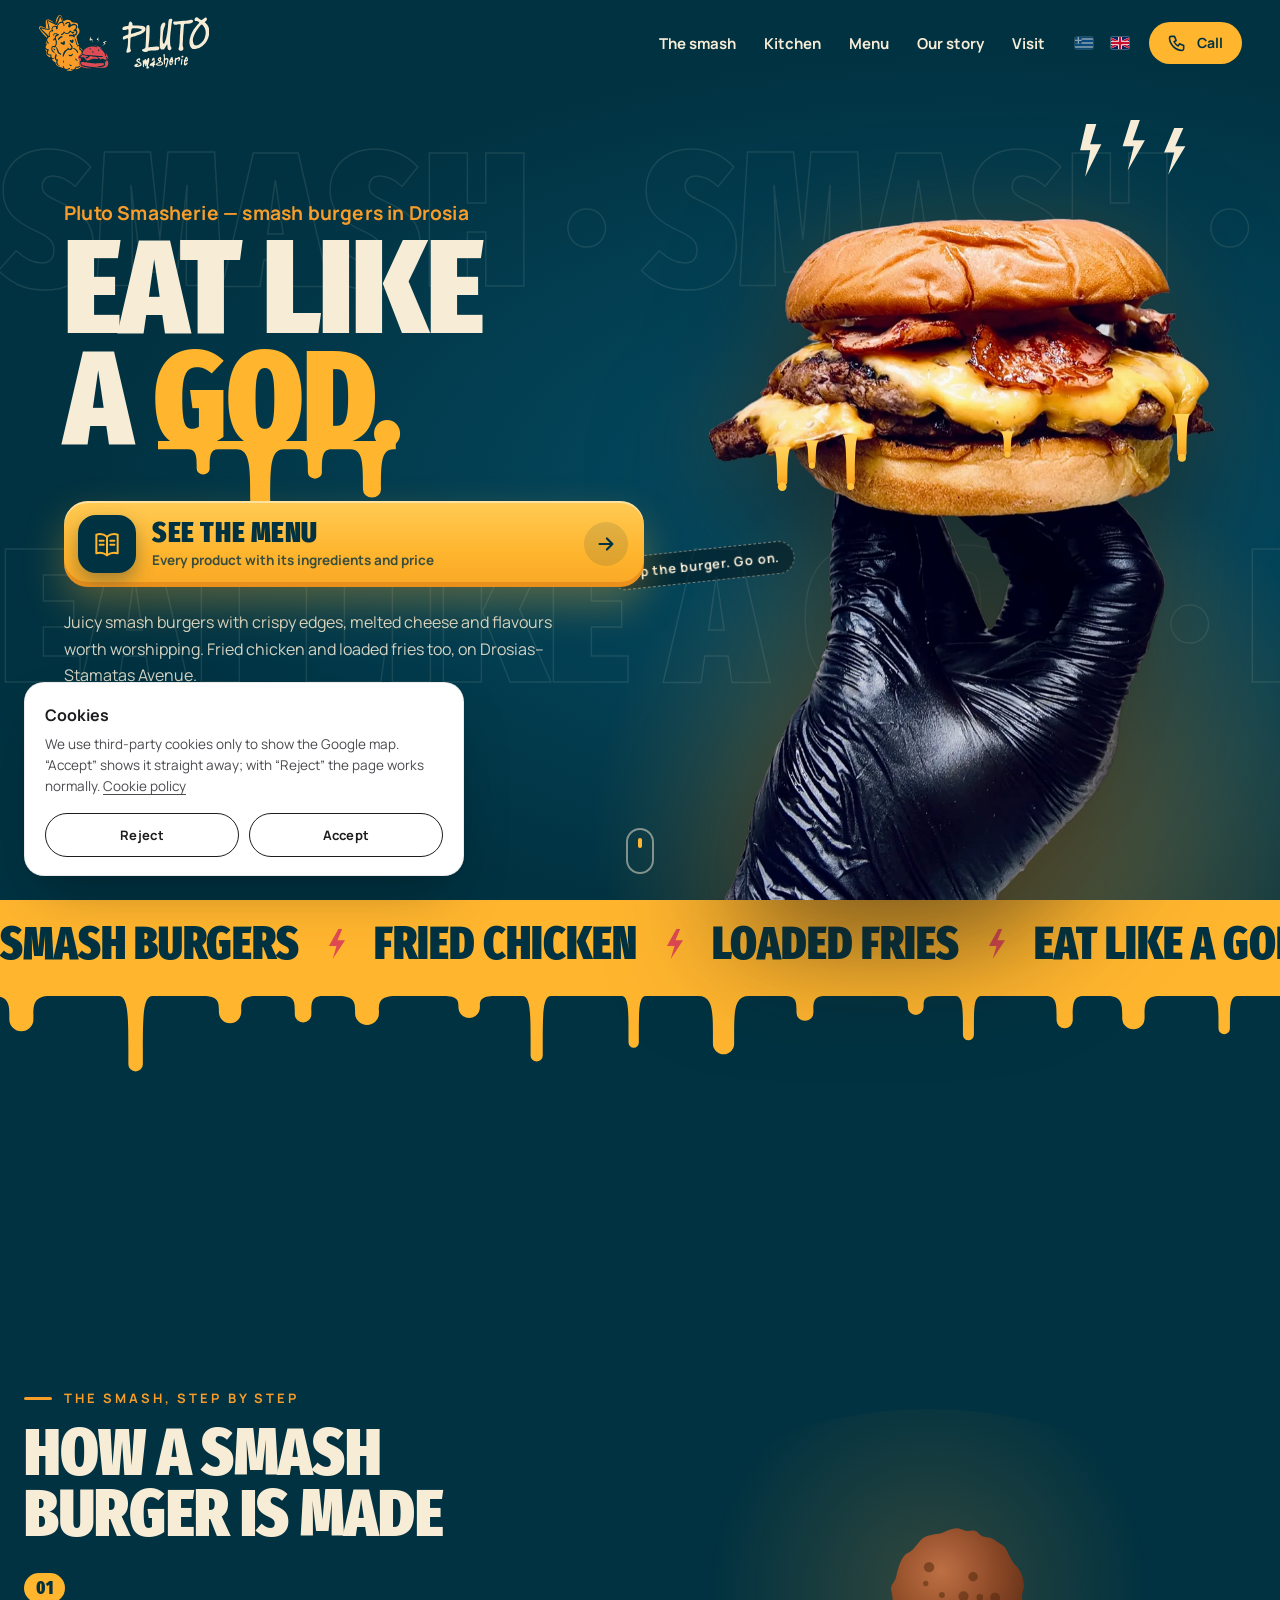
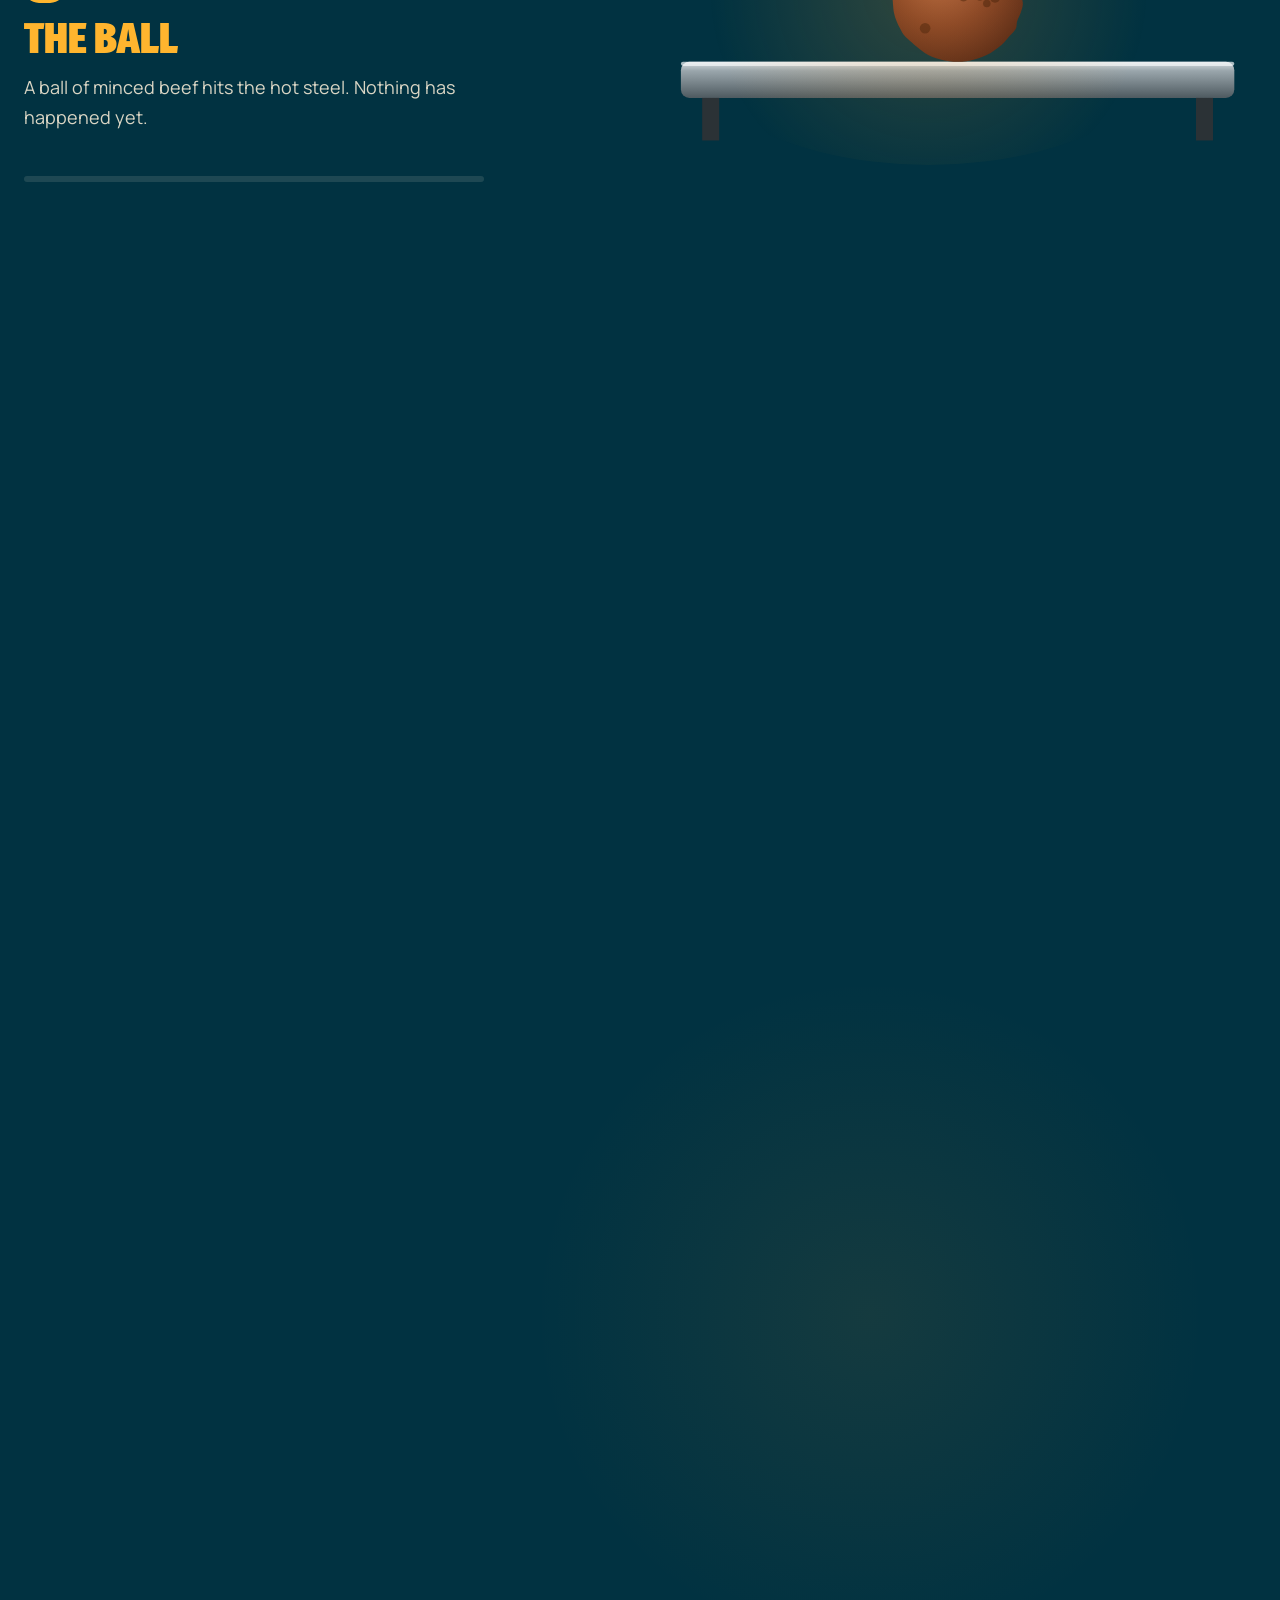
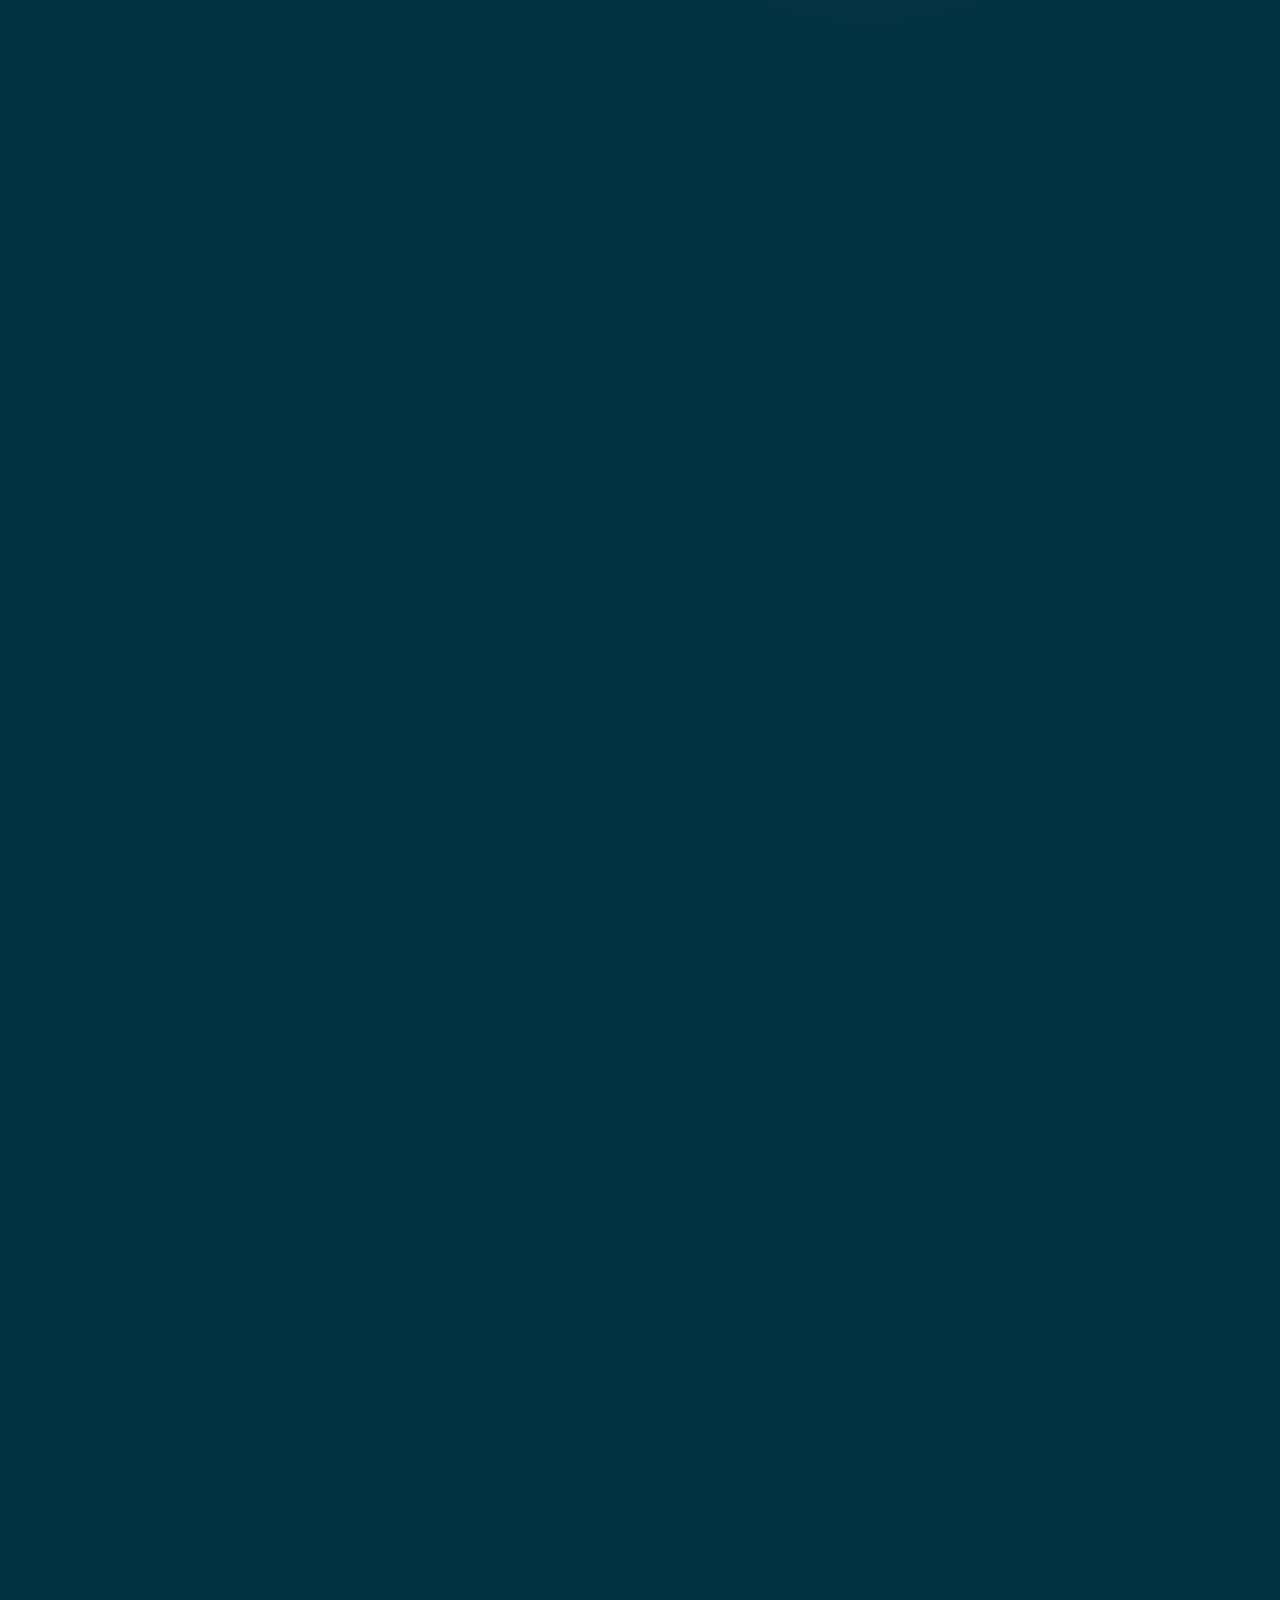
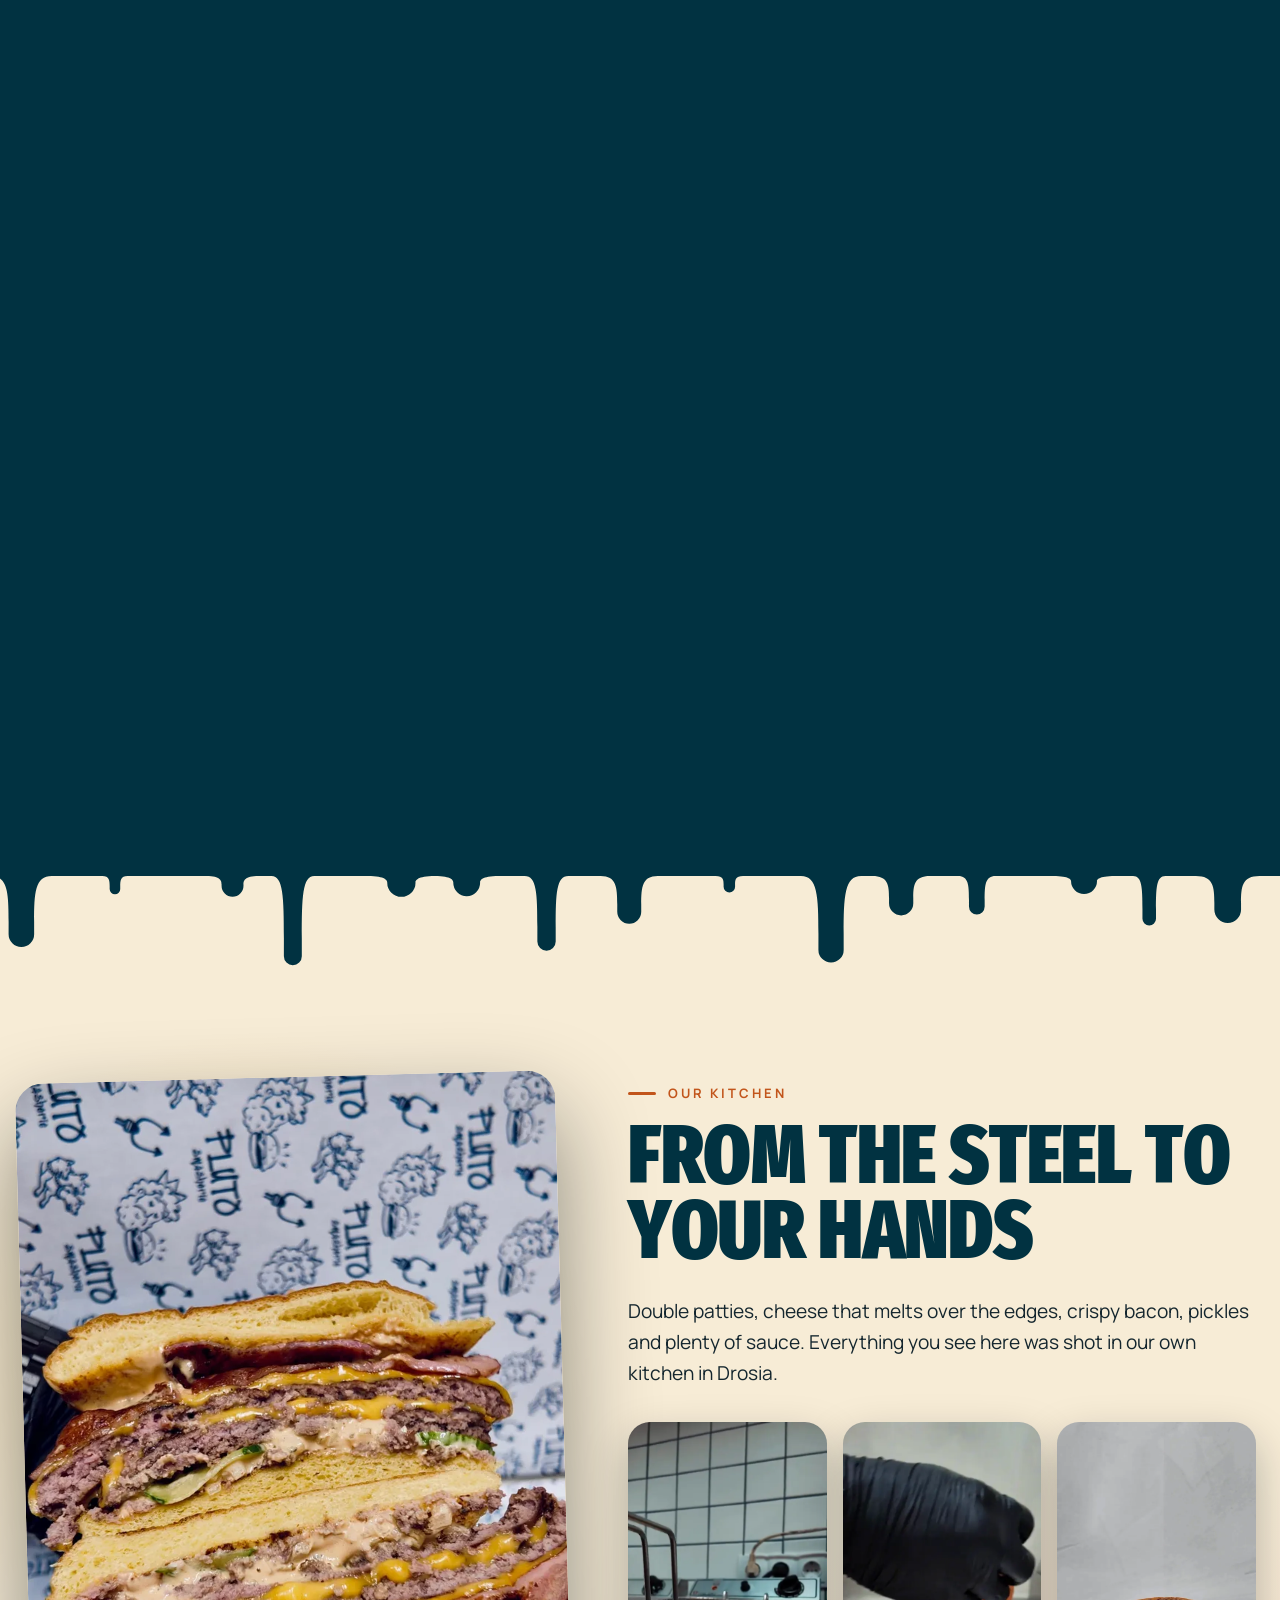
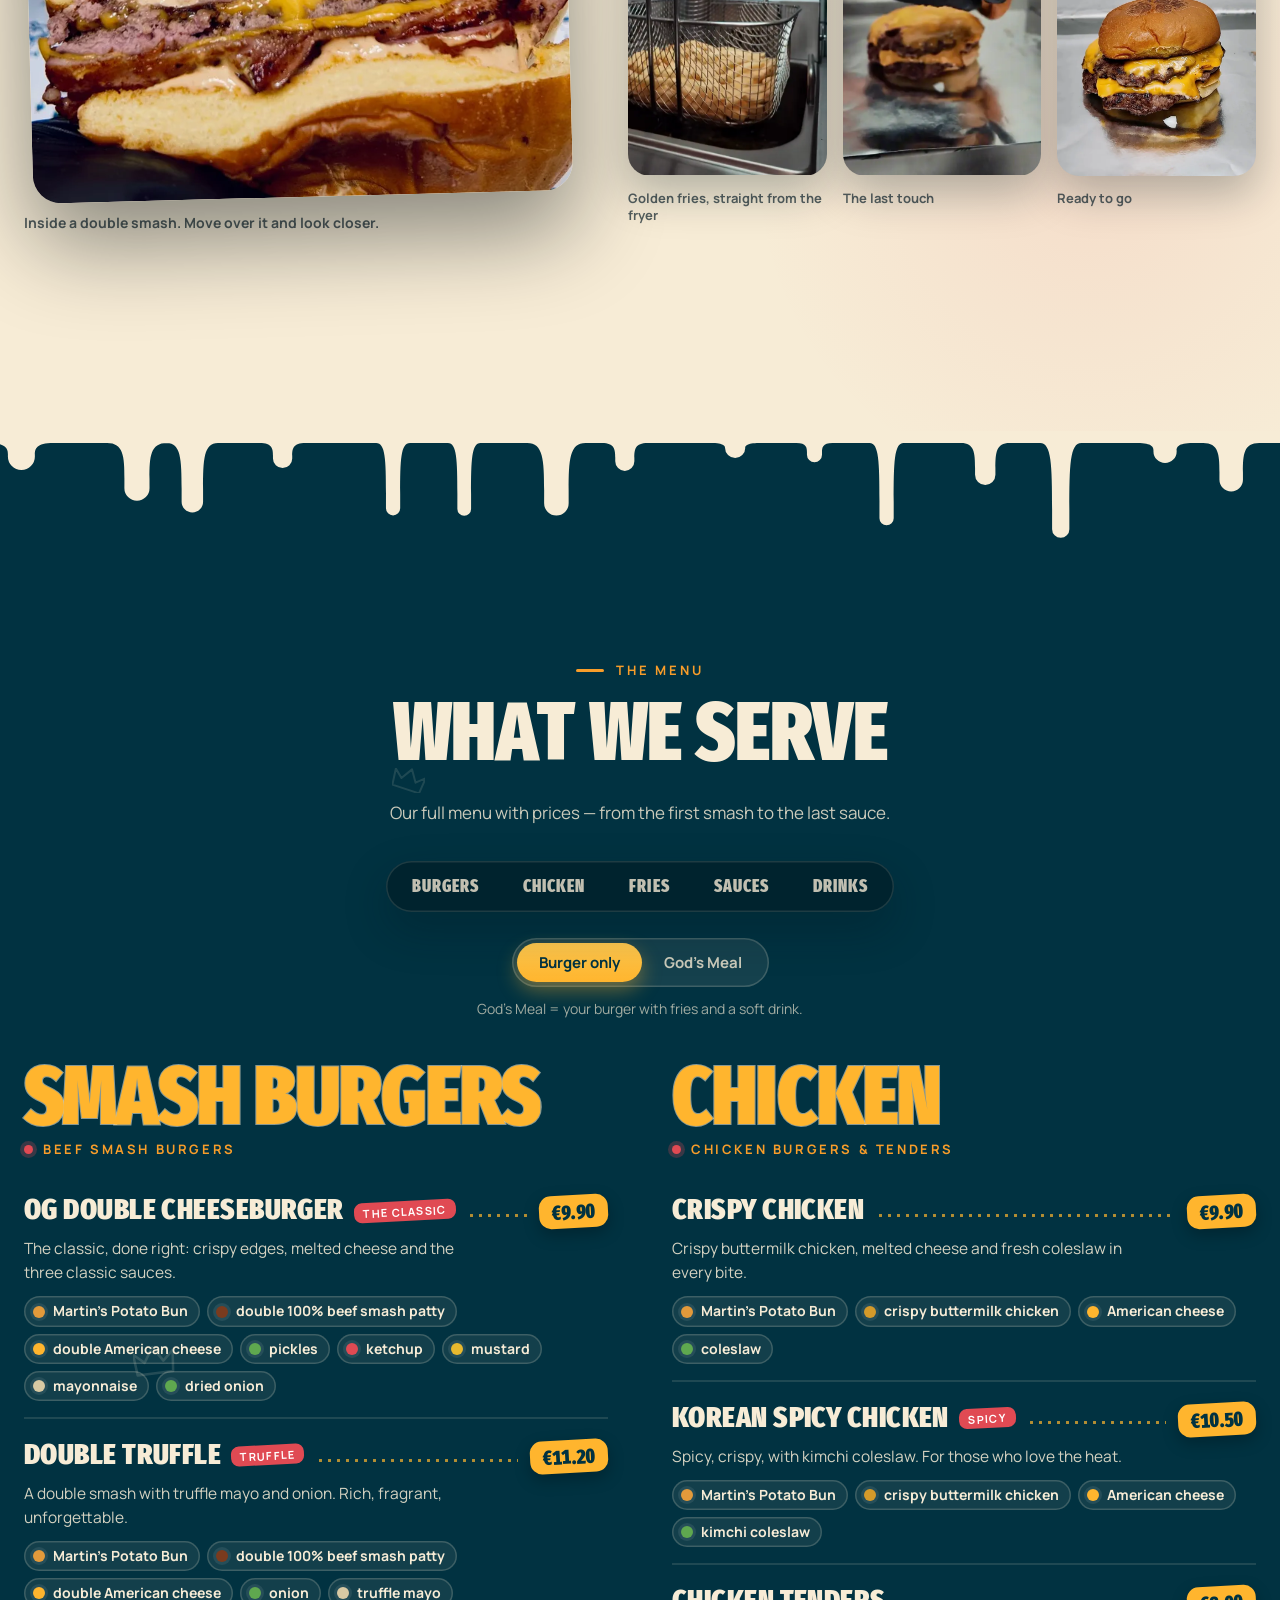
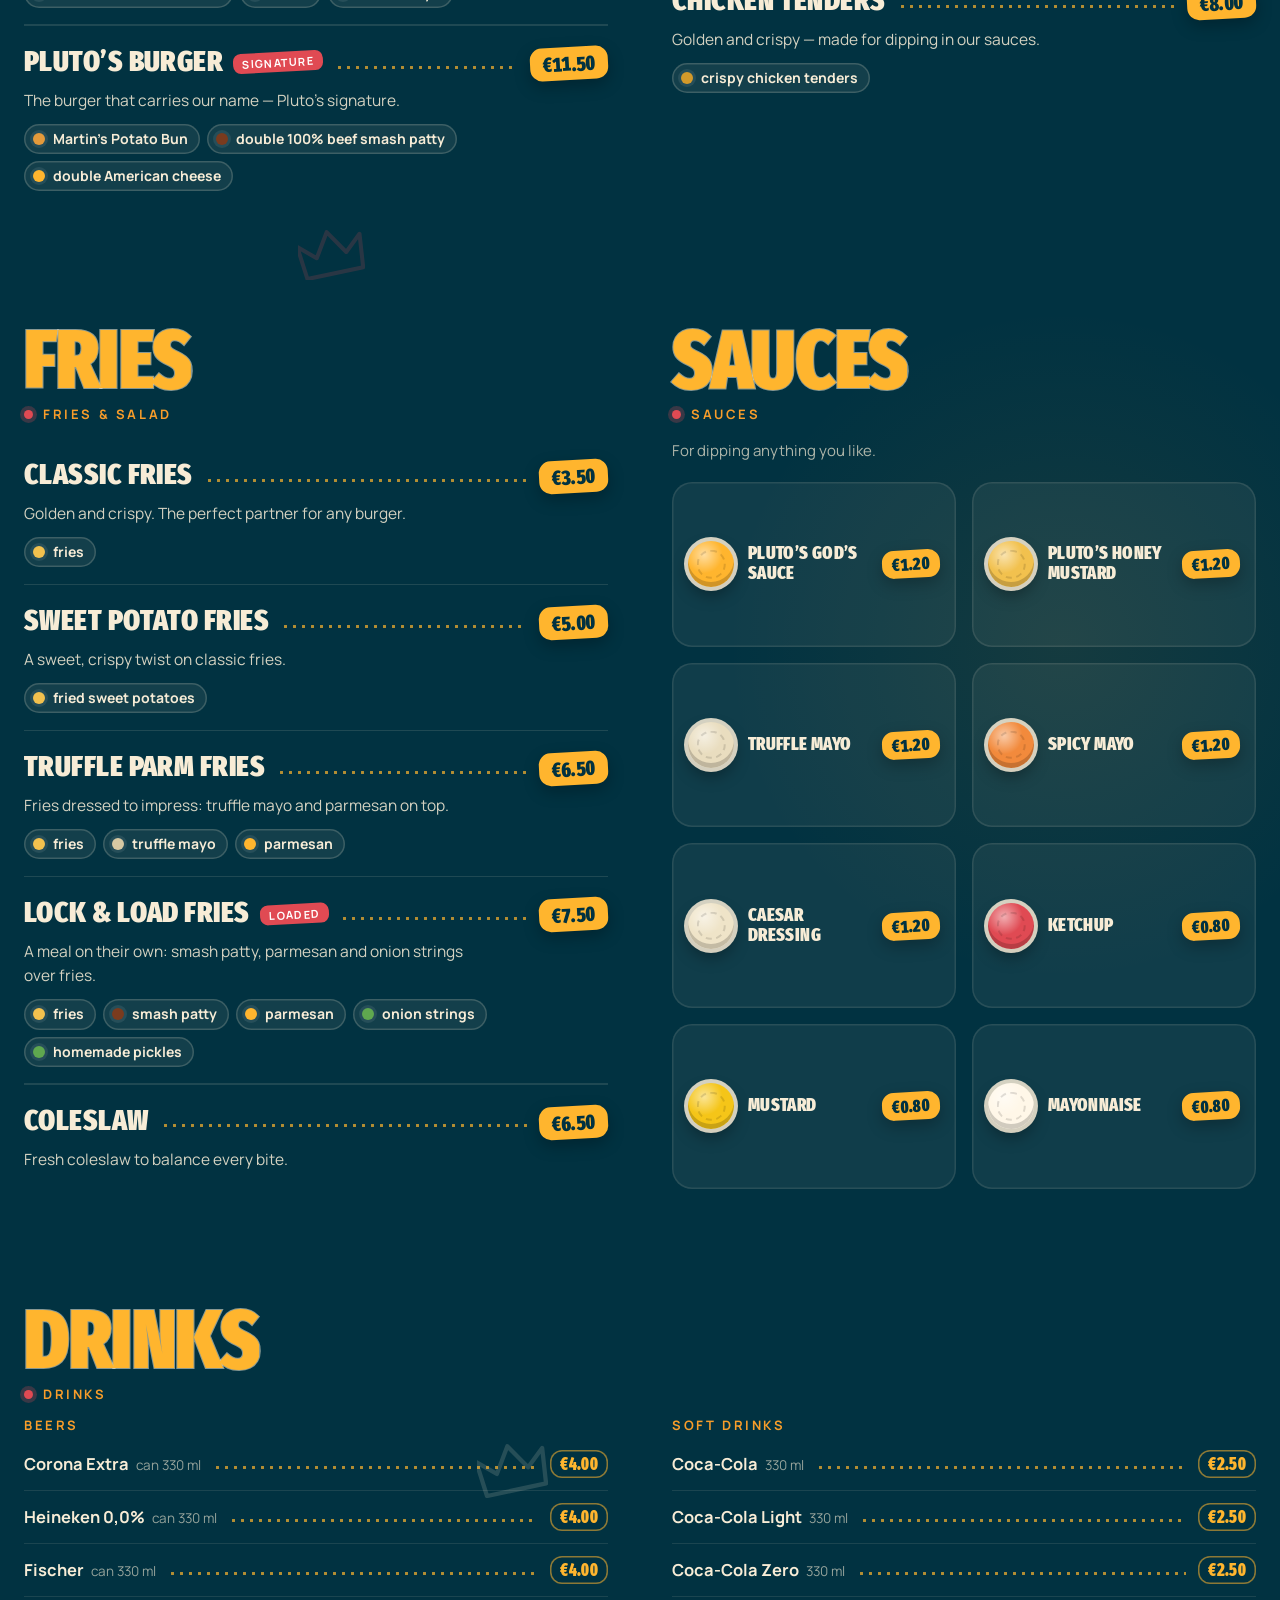
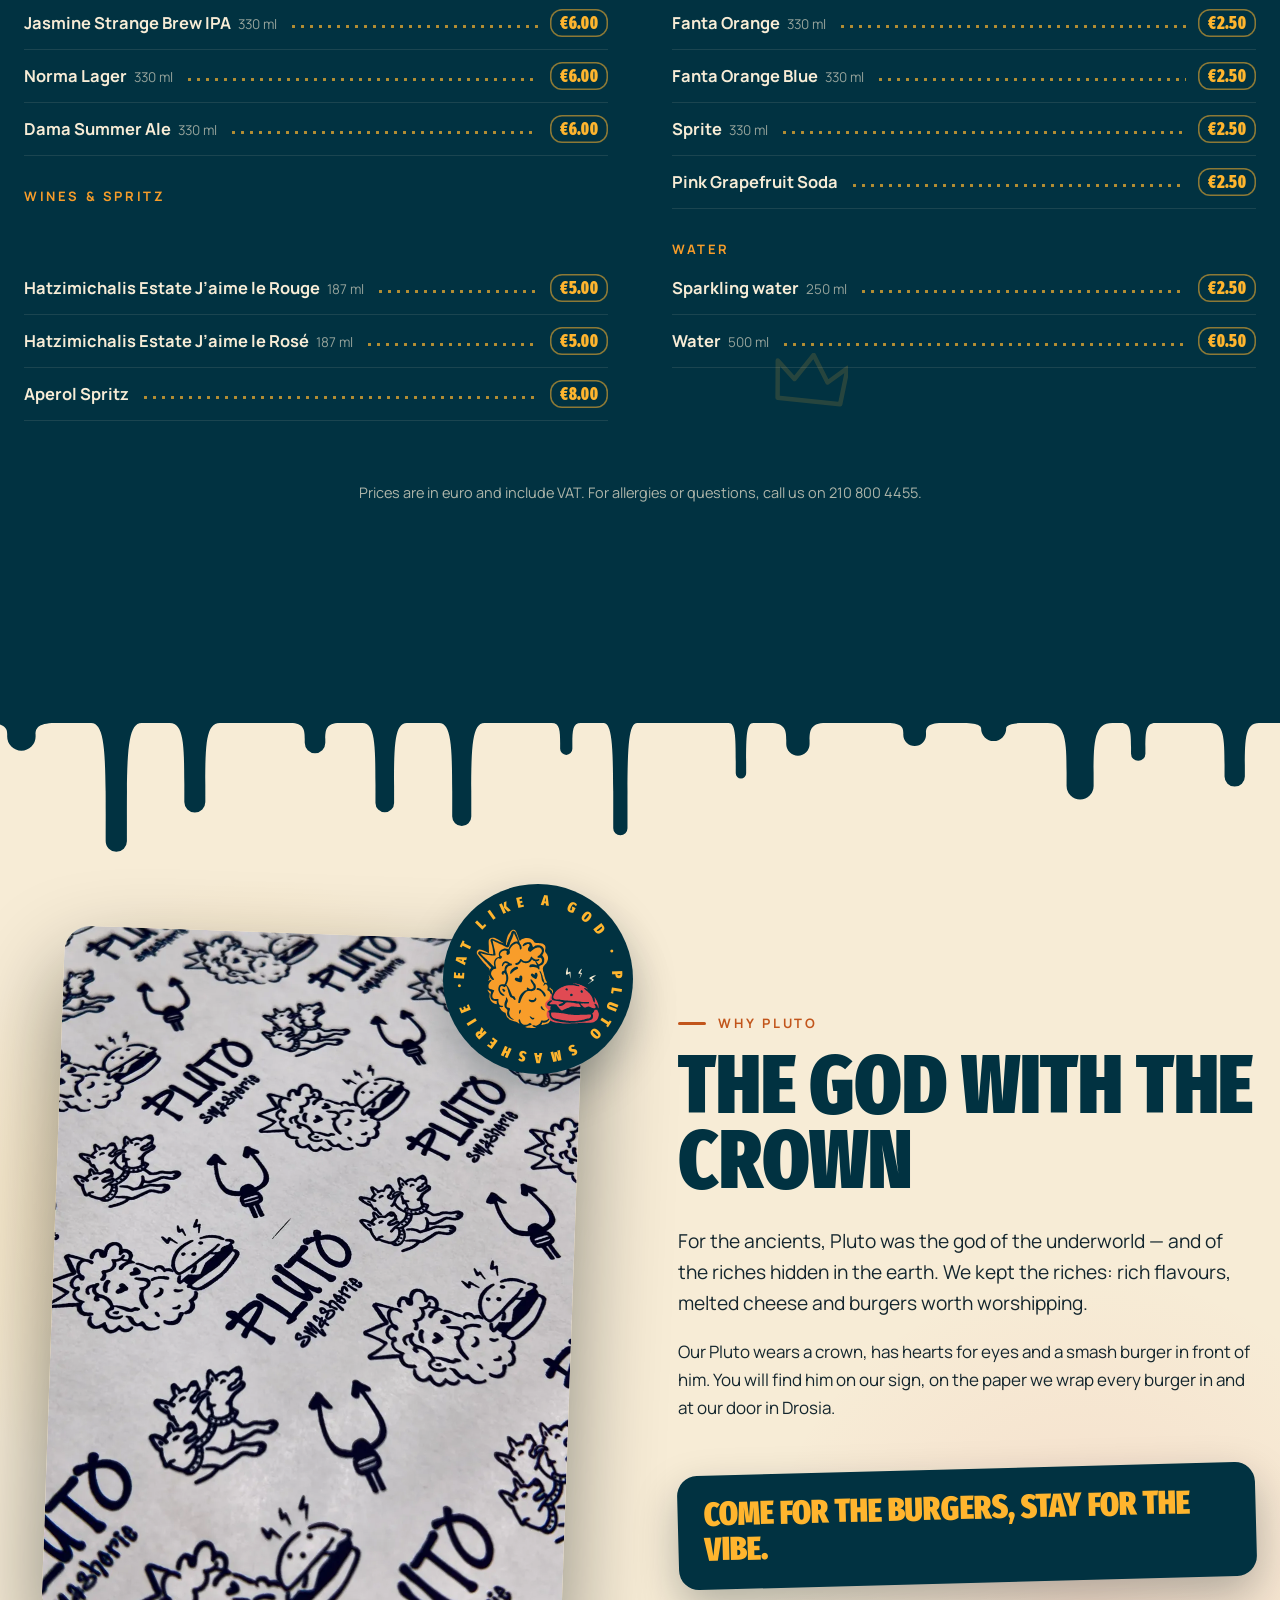
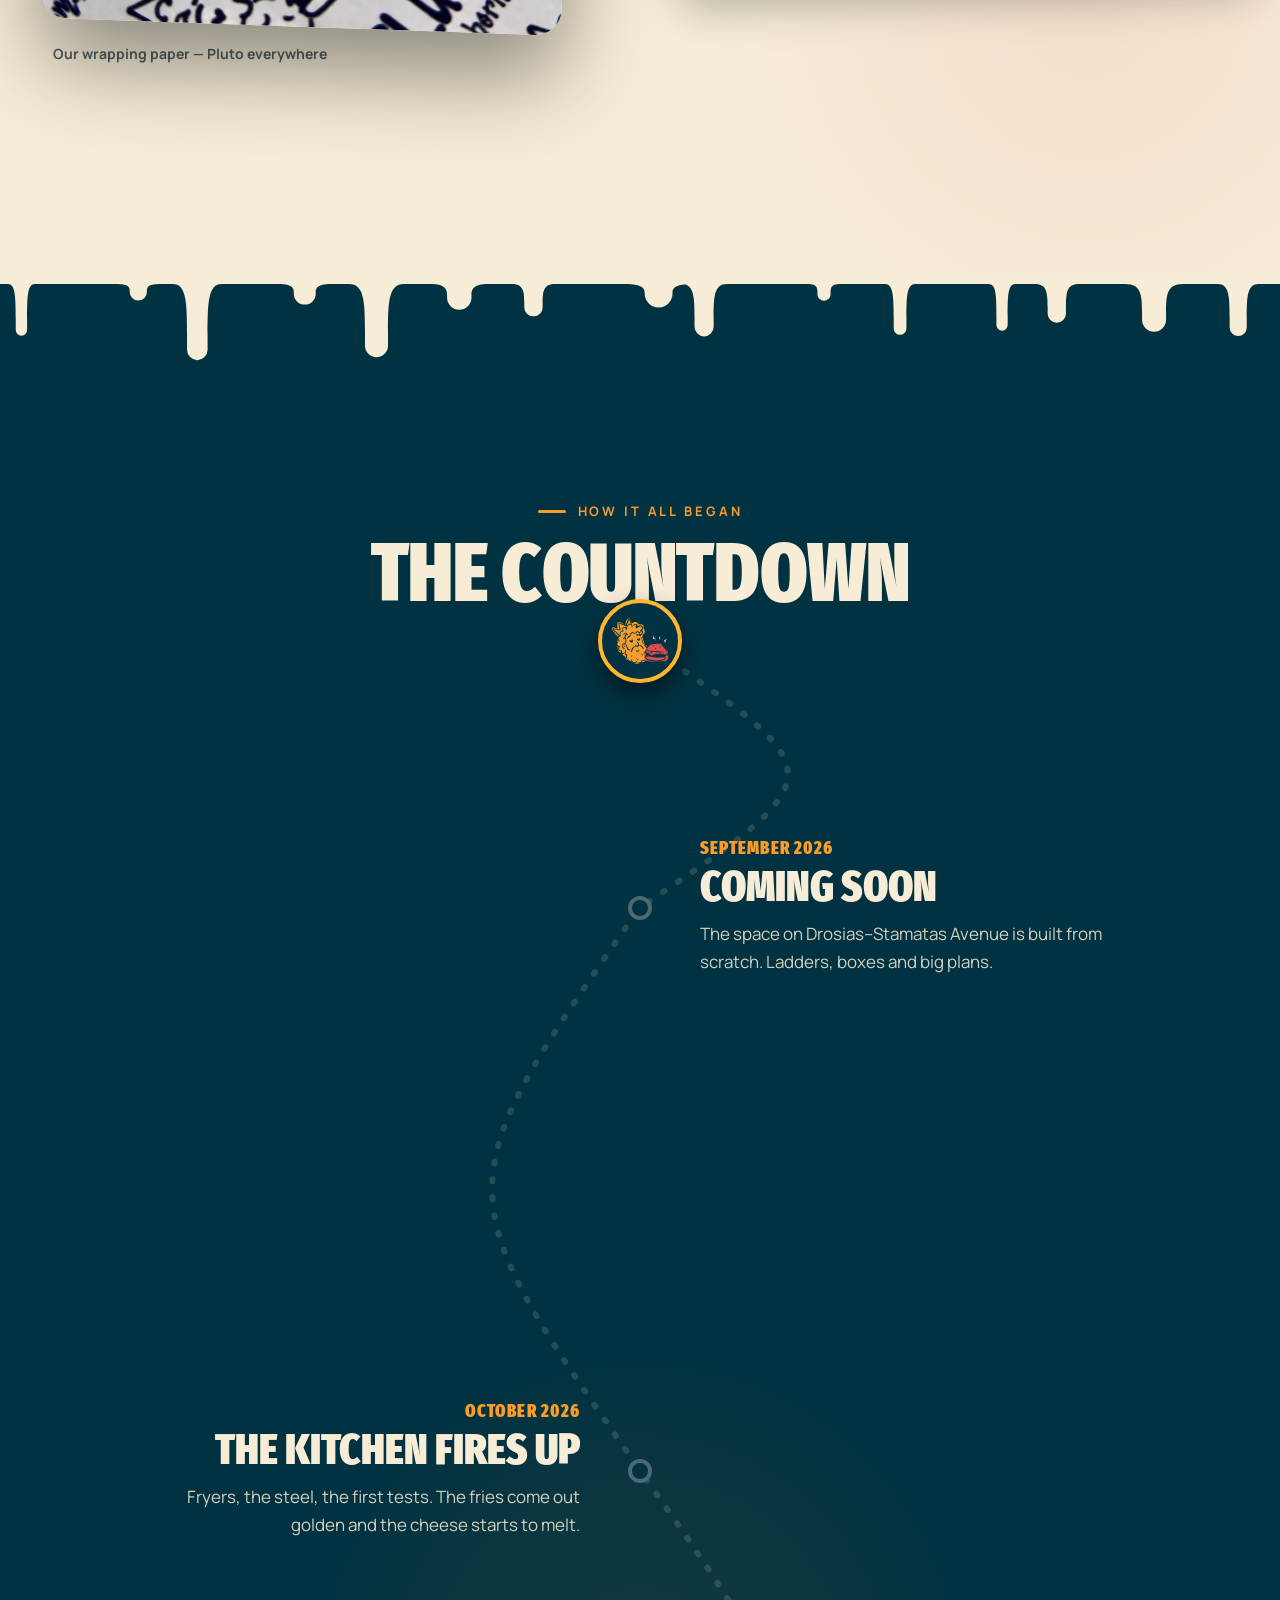
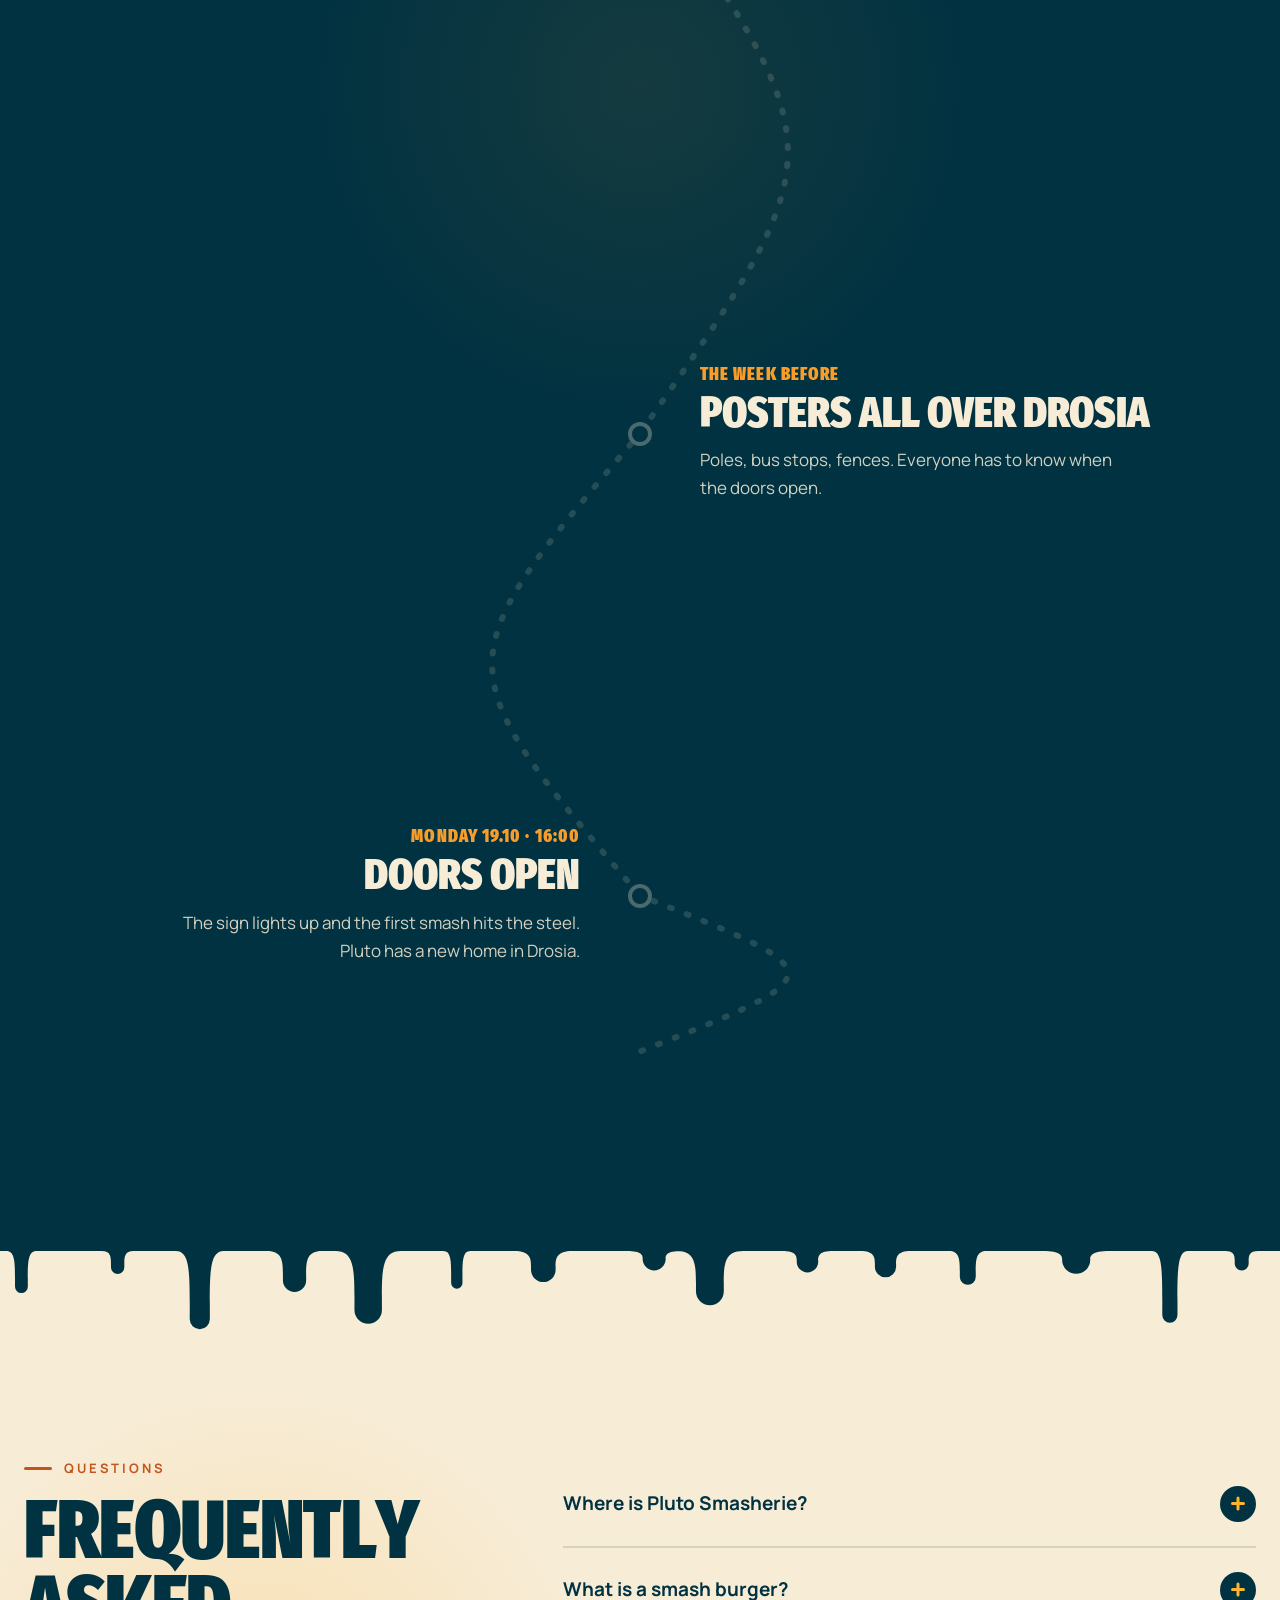
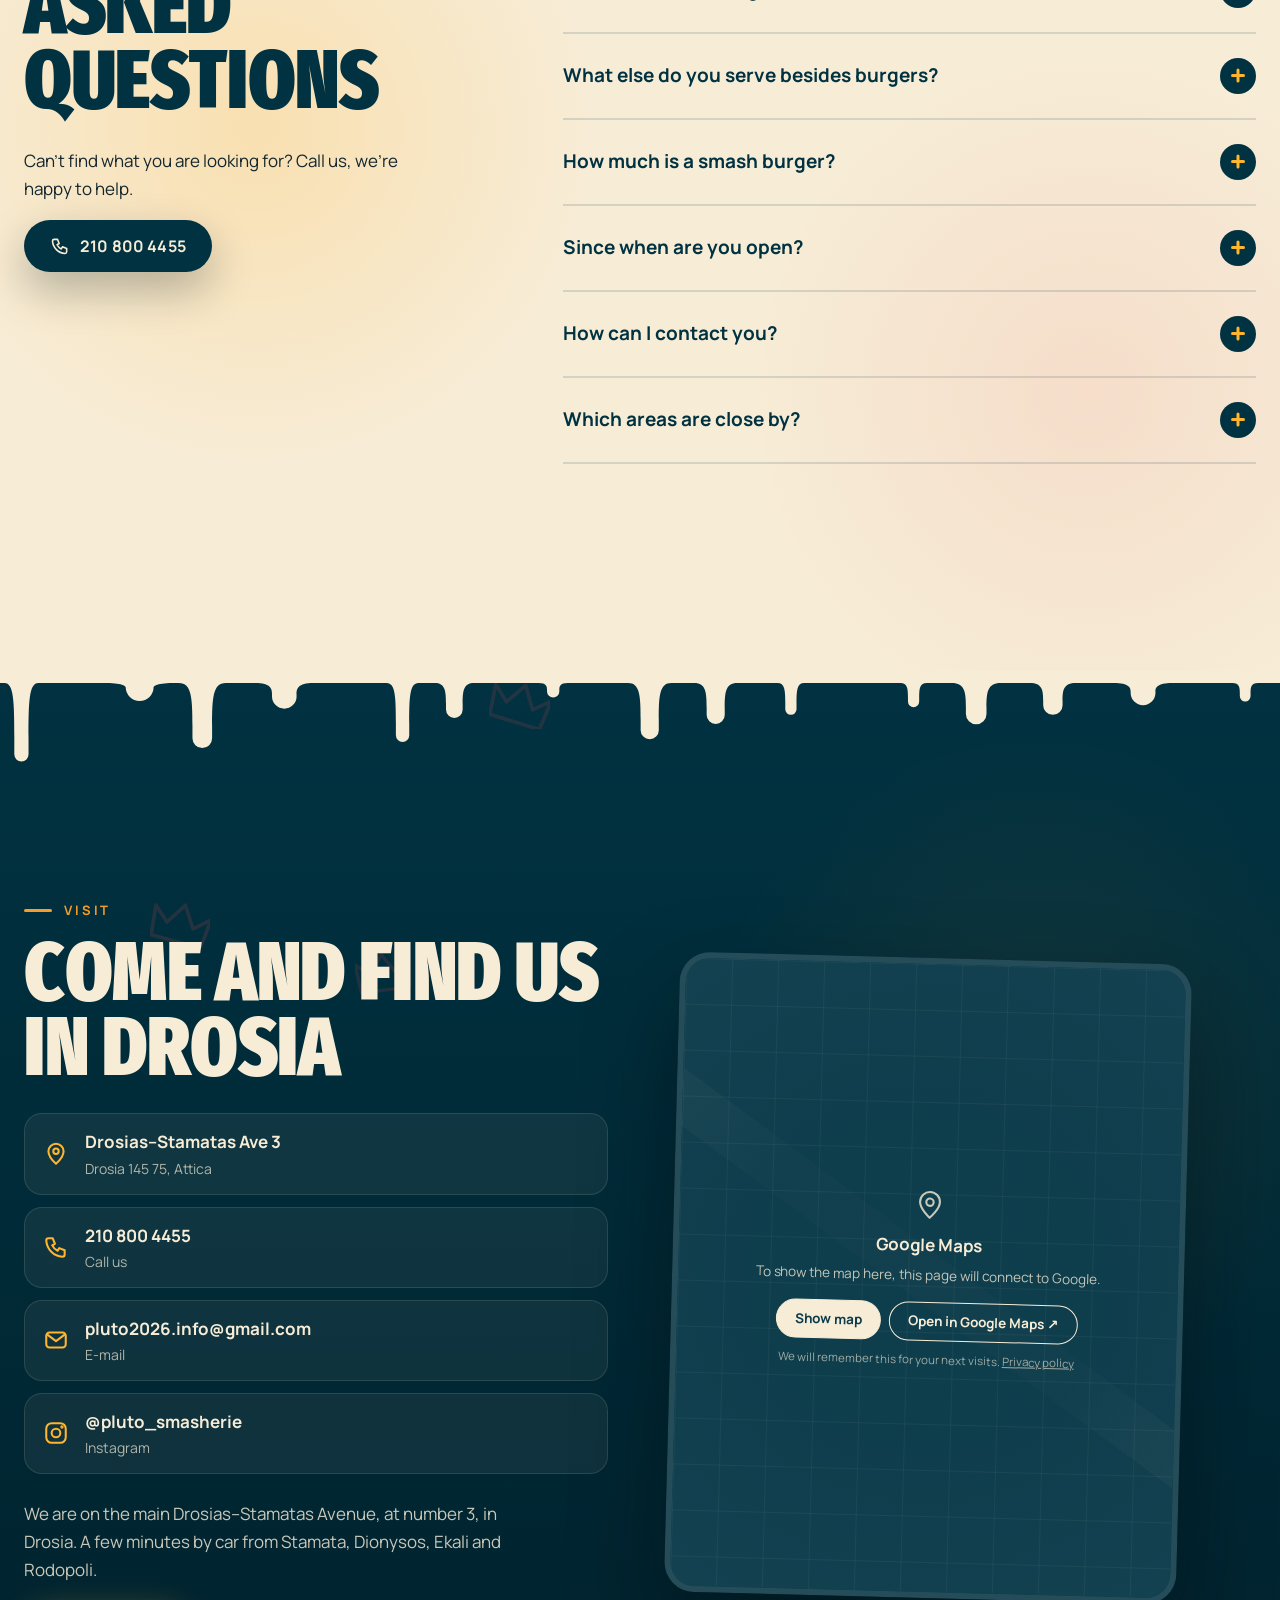
<file: en.html>
<!doctype html>
<!-- generated by .advon/seo_rank.py en from index.html — edit index.html, never this file -->
<html lang="en">
<head>
<meta charset="utf-8">
<meta name="viewport" content="width=device-width,initial-scale=1,viewport-fit=cut">
<title>Smash Burgers Drosia | Pluto Smasherie — Eat Like a God</title>
<!-- advon-icons · favicon.py · made from assets/img/pluto-smasherie-logo.svg · vc93f7c94 -->
<link rel="icon" href="favicon.ico?v=c93f7c94" sizes="32x32">
<link rel="icon" href="assets/icons/favicon-96.png?v=c93f7c94" type="image/png" sizes="96x96">
<link rel="icon" href="assets/icons/favicon-48.png?v=c93f7c94" type="image/png" sizes="48x48">
<link rel="apple-touch-icon" href="assets/icons/apple-touch-icon.png?v=c93f7c94">
<link rel="manifest" href="site.webmanifest?v=c93f7c94">
<!-- /advon-icons -->
<meta name="description" content="Pluto Smasherie in Drosia: juicy smash burgers with crispy edges and melted cheese, fried chicken and loaded fries. Drosias–Stamatas Ave 3 · +30 210 800 4455.">
<meta name="robots" content="index,follow,max-image-preview:large">
<!-- advon-en -->
<script>try{localStorage.setItem("pluto-lang","en")}catch(e){}</script>
<!-- /advon-en -->
<script id="advon-draft-guard">/* Advon: drafts stay out of Google; the real domain is untouched */(function(h){if(/(^|\.)(drafts\.advonmedia\.com|github\.io|netlify\.app)$/.test(h)){var m=document.createElement("meta");m.name="robots";m.content="noindex,nofollow";document.head.appendChild(m)}})(location.hostname)</script>
<meta name="theme-color" content="#013241">
<meta name="color-scheme" content="light only">
<meta property="og:type" content="restaurant.restaurant">
<meta property="og:site_name" content="Pluto Smasherie">
<meta property="og:title" content="Smash Burgers Drosia | Pluto Smasherie — Eat Like a God">
<meta property="og:description" content="Pluto Smasherie in Drosia: juicy smash burgers with crispy edges and melted cheese, fried chicken and loaded fries. Drosias–Stamatas Ave 3 · +30 210 800 4455.">
<meta property="og:image" content="assets/img/pluto-smasherie-og.jpg">
<meta property="og:image:width" content="1200">
<meta property="og:image:height" content="630">
<meta property="og:locale" content="en_GB">
<meta property="og:locale:alternate" content="el_GR">
<meta name="twitter:card" content="summary_large_image">
<link rel="preload" href="assets/img/pluto-smasherie-smash-burger-drosia-820.webp" as="image" fetchpriority="high" imagesrcset="assets/img/pluto-smasherie-smash-burger-drosia-520.webp 520w, assets/img/pluto-smasherie-smash-burger-drosia-820.webp 820w, assets/img/pluto-smasherie-smash-burger-drosia-1100.webp 1100w" imagesizes="(max-width:760px) 88vw, 46vw">
<link rel="preload" href="assets/fonts/fira-sans-extra-condensed-latin-900-normal.woff2" as="font" type="font/woff2" crossorigin>
<link rel="preload" href="assets/fonts/manrope-greek-400-normal.woff2" as="font" type="font/woff2" crossorigin>
<script>document.documentElement.classList.add('js')</script>
<style id="advon-fonts">@font-face{font-family:'Fira Sans Extra Condensed';font-style:normal;font-display:swap;font-weight:900;src:url(assets/fonts/fira-sans-extra-condensed-greek-900-normal.woff2) format('woff2');unicode-range:U+0370-0377,U+037A-037F,U+0384-038A,U+038C,U+038E-03A1,U+03A3-03FF}@font-face{font-family:'Fira Sans Extra Condensed';font-style:normal;font-display:swap;font-weight:900;src:url(assets/fonts/fira-sans-extra-condensed-latin-ext-900-normal.woff2) format('woff2');unicode-range:U+0100-02BA,U+02BD-02C5,U+02C7-02CC,U+02CE-02D7,U+02DD-02FF,U+0304,U+0308,U+0329,U+1D00-1DBF,U+1E00-1E9F,U+1EF2-1EFF,U+2020,U+20A0-20AB,U+20AD-20C0,U+2113,U+2C60-2C7F,U+A720-A7FF}@font-face{font-family:'Fira Sans Extra Condensed';font-style:normal;font-display:swap;font-weight:900;src:url(assets/fonts/fira-sans-extra-condensed-latin-900-normal.woff2) format('woff2');unicode-range:U+0000-00FF,U+0131,U+0152-0153,U+02BB-02BC,U+02C6,U+02DA,U+02DC,U+0304,U+0308,U+0329,U+2000-206F,U+20AC,U+2122,U+2191,U+2193,U+2212,U+2215,U+FEFF,U+FFFD}@font-face{font-family:'Manrope';font-style:normal;font-display:swap;font-weight:400;src:url(assets/fonts/manrope-greek-400-normal.woff2) format('woff2');unicode-range:U+0370-0377,U+037A-037F,U+0384-038A,U+038C,U+038E-03A1,U+03A3-03FF}@font-face{font-family:'Manrope';font-style:normal;font-display:swap;font-weight:400;src:url(assets/fonts/manrope-latin-ext-400-normal.woff2) format('woff2');unicode-range:U+0100-02BA,U+02BD-02C5,U+02C7-02CC,U+02CE-02D7,U+02DD-02FF,U+0304,U+0308,U+0329,U+1D00-1DBF,U+1E00-1E9F,U+1EF2-1EFF,U+2020,U+20A0-20AB,U+20AD-20C0,U+2113,U+2C60-2C7F,U+A720-A7FF}@font-face{font-family:'Manrope';font-style:normal;font-display:swap;font-weight:400;src:url(assets/fonts/manrope-latin-400-normal.woff2) format('woff2');unicode-range:U+0000-00FF,U+0131,U+0152-0153,U+02BB-02BC,U+02C6,U+02DA,U+02DC,U+0304,U+0308,U+0329,U+2000-206F,U+20AC,U+2122,U+2191,U+2193,U+2212,U+2215,U+FEFF,U+FFFD}@font-face{font-family:'Manrope';font-style:normal;font-display:swap;font-weight:700;src:url(assets/fonts/manrope-greek-700-normal.woff2) format('woff2');unicode-range:U+0370-0377,U+037A-037F,U+0384-038A,U+038C,U+038E-03A1,U+03A3-03FF}@font-face{font-family:'Manrope';font-style:normal;font-display:swap;font-weight:700;src:url(assets/fonts/manrope-latin-ext-700-normal.woff2) format('woff2');unicode-range:U+0100-02BA,U+02BD-02C5,U+02C7-02CC,U+02CE-02D7,U+02DD-02FF,U+0304,U+0308,U+0329,U+1D00-1DBF,U+1E00-1E9F,U+1EF2-1EFF,U+2020,U+20A0-20AB,U+20AD-20C0,U+2113,U+2C60-2C7F,U+A720-A7FF}@font-face{font-family:'Manrope';font-style:normal;font-display:swap;font-weight:700;src:url(assets/fonts/manrope-latin-700-normal.woff2) format('woff2');unicode-range:U+0000-00FF,U+0131,U+0152-0153,U+02BB-02BC,U+02C6,U+02DA,U+02DC,U+0304,U+0308,U+0329,U+2000-206F,U+20AC,U+2122,U+2191,U+2193,U+2212,U+2215,U+FEFF,U+FFFD}</style>
<style>:root{--navy:#013241;--navy2:#03465C;--deep:#00212C;--cream:#F7ECD6;--cream2:#FFF7E8;--ink:#14262E;--cheese:#FFB52E;--orange:#F89D2A;--ketchup:#E04A53;--ok:#C2551B;--fd:'Fira Sans Extra Condensed','Arial Narrow',Impact,sans-serif;--fb:'Manrope',system-ui,-apple-system,'Segoe UI',sans-serif;--sh1:0 6px 18px rgba(0,20,28,.18);--sh2:0 18px 44px rgba(0,20,28,.28);--sh3:0 40px 90px rgba(0,10,16,.45);--ease:cubic-bezier(.22,1,.36,1);--spring:cubic-bezier(.34,1.56,.64,1);--w:1240px;color-scheme:light only}*,*::before,*::after{box-sizing:border-box}html{scroll-behavior:smooth;-webkit-text-size-adjust:100%;overflow-x:clip}@media (prefers-reduced-motion:reduce){html{scroll-behavior:auto}}body{margin:0;background:var(--navy);color:var(--cream);font:400 17px/1.65 var(--fb);overflow-x:clip;-webkit-font-smoothing:antialiased}img,video,svg{display:block;max-width:100%}a{color:inherit}h1,h2,h3{margin:0;font-weight:900}p{margin:0 0 1em}.skip{position:absolute;left:-9999px;top:8px;z-index:200;background:var(--cheese);color:var(--navy);padding:10px 16px;border-radius:10px;font-weight:700}.skip:focus{left:12px}:focus-visible{outline:3px solid var(--cheese);outline-offset:3px;border-radius:6px}.wrap{width:min(var(--w),100% - 48px);margin-inline:auto}section{position:relative;isolation:isolate}.eyebrow{font:700 13px/1 var(--fb);letter-spacing:.22em;text-transform:uppercase;color:var(--orange);margin:0 0 18px;display:flex;align-items:center;gap:12px}.eyebrow::before{content:"";width:28px;height:3px;border-radius:3px;background:currentColor}h2{font:900 clamp(46px,6.4vw,96px)/.92 var(--fd);text-transform:uppercase;letter-spacing:-.005em;margin-bottom:28px}.lead{font-size:clamp(18px,1.5vw,21px);line-height:1.6}.btn{display:inline-flex;align-items:center;gap:10px;padding:16px 26px;border-radius:999px;font:800 16px/1 var(--fb);text-decoration:none;letter-spacing:.01em;position:relative;overflow:hidden;transition:transform .35s var(--spring),box-shadow .35s}.btn svg{width:20px;height:20px;flex:none}.btn-p{background:var(--cheese);color:var(--navy);box-shadow:0 10px 30px rgba(255,181,46,.35),inset 0 -4px 0 rgba(200,90,10,.35)}.btn-d{background:var(--navy);color:var(--cream);box-shadow:var(--sh2)}.btn-s{padding:11px 18px;font-size:14px;background:var(--cheese);color:var(--navy)}.btn::after{content:"";position:absolute;inset:0;background:linear-gradient(105deg,transparent 30%,rgba(255,255,255,.55) 50%,transparent 70%);transform:translateX(-120%)}@media (hover:hover){.btn:hover{transform:translateY(-3px) scale(1.03)}.btn:hover::after{transform:translateX(120%);transition:transform .8s}}.btn:active{transform:scale(.96)}.tlink{font-weight:700;text-decoration:none;border-bottom:2px solid currentColor;padding-bottom:2px}@media (hover:hover){.tlink:hover{color:var(--cheese)}}.hd{position:fixed;inset:0 0 auto;z-index:60;display:flex;align-items:center;gap:24px;padding:14px clamp(16px,3vw,40px);transition:background .4s,box-shadow .4s,padding .4s}.hd.solid{background:rgba(1,50,65,.92);-webkit-backdrop-filter:blur(12px);backdrop-filter:blur(12px);box-shadow:0 8px 30px rgba(0,0,0,.25);padding-block:10px}.brand{display:flex;align-items:center;gap:12px;color:var(--cream);margin-right:auto;text-decoration:none}.hd-logo{width:auto;height:58px;flex:none;transition:transform .6s var(--spring);transform-origin:50% 80%}.hd.solid .hd-logo{transform:scale(.84)}@media (hover:hover){.brand:hover .hd-logo{transform:rotate(-8deg) scale(1.06)}}.wm{width:auto;height:52px;fill:currentColor;transition:transform .5s var(--spring)}.hd.solid .wm{transform:scale(.86) rotate(-2deg)}.nav{display:flex;gap:28px;align-items:center}.nav a{color:var(--cream);text-decoration:none;font:700 15px/1 var(--fb);position:relative;padding:8px 0}.nav a::after{content:"";position:absolute;left:0;right:0;bottom:0;height:3px;border-radius:3px;background:var(--cheese);transform:scaleX(0);transform-origin:left;transition:transform .35s var(--ease)}@media (hover:hover){.nav a:hover::after{transform:scaleX(1)}}.nav .nav-call{display:none}.hd-r{display:flex;align-items:center;gap:14px}.langs{display:flex;gap:6px}.langs button{border:0;background:none;padding:6px;border-radius:8px;cursor:pointer;opacity:.55;transition:opacity .2s,transform .2s}.langs button[aria-pressed=true]{opacity:1}.flag{display:block;width:18px;height:12px;overflow:hidden;line-height:0;border-radius:2px;box-shadow:0 0 0 1px rgba(255,255,255,.25)}.flag svg{display:block;width:100%;height:100%}.burger{display:none;width:46px;height:46px;border:0;border-radius:50%;background:var(--cheese);cursor:pointer;position:relative}.burger i{position:absolute;left:13px;right:13px;height:3px;border-radius:3px;background:var(--navy);transition:transform .35s var(--ease),opacity .2s}.burger i:nth-child(1){top:15px}.burger i:nth-child(2){top:21.5px}.burger i:nth-child(3){top:28px}.burger[aria-expanded=true] i:nth-child(1){transform:translateY(6.5px) rotate(45deg)}.burger[aria-expanded=true] i:nth-child(2){opacity:0}.burger[aria-expanded=true] i:nth-child(3){transform:translateY(-6.5px) rotate(-45deg)}@media (max-width:1020px){.burger{display:block;z-index:70}.hd-call{display:none}.nav{position:fixed;inset:0;z-index:65;flex-direction:column;justify-content:center;gap:10px;background:var(--navy);clip-path:circle(0 at calc(100% - 44px) 38px);transition:clip-path .6s var(--ease);visibility:hidden}.nav.open{clip-path:circle(150% at calc(100% - 44px) 38px);visibility:visible}.nav a{font:900 44px/1.1 var(--fd);text-transform:uppercase;opacity:0;transform:translateY(20px);transition:opacity .4s,transform .5s var(--spring)}.nav.open a{opacity:1;transform:none}.nav.open a:nth-child(2){transition-delay:.05s}.nav.open a:nth-child(3){transition-delay:.1s}.nav.open a:nth-child(4){transition-delay:.15s}.nav.open a:nth-child(5){transition-delay:.2s}.nav.open a:nth-child(6){transition-delay:.25s}.nav .nav-call{display:inline-flex;align-items:center;gap:10px;margin-top:18px;font:800 20px/1 var(--fb);background:var(--cheese);color:var(--navy);padding:16px 24px;border-radius:999px}.nav .nav-call svg{width:22px;height:22px}.nav .nav-call::after{display:none}.langs{position:relative;z-index:70}}@media (max-width:520px){.wm{height:36px}.hd-logo{height:44px}.brand{gap:8px}.hd{gap:12px}}#intro{position:fixed;inset:0;z-index:100;background:var(--navy);display:none;place-items:center;pointer-events:none}.intro #intro{display:grid}.in-logo svg{width:100%;height:auto}.in-logo{width:min(56vw,340px);transform:scale(.2);opacity:0;animation:inPop .7s var(--spring) .05s forwards}@keyframes inPop{to{transform:scale(1);opacity:1}}.in-cheese{position:absolute;left:0;top:0;width:100%;height:100%;overflow:visible;transform:translateY(-120%);fill:var(--cheese)}.intro.go .in-cheese{transition:transform .5s cubic-bezier(.55,0,.3,1);transform:translateY(0)}.intro.out #intro{transition:transform .75s cubic-bezier(.65,0,.35,1);transform:translateY(118%)}.intro.out .in-logo{transition:opacity .2s;opacity:0}.hero{min-height:100svh;display:grid;grid-template-columns:minmax(0,1.05fr) minmax(0,1fr);align-items:center;gap:20px;padding:120px clamp(20px,5vw,80px) 0;overflow-x:clip;background:radial-gradient(110% 80% at 75% 55%,#05506A 0,var(--navy) 62%)}.h-bg{position:absolute;inset:0;z-index:-1;pointer-events:none;overflow:hidden}.h-glow{position:absolute;width:70vmax;height:70vmax;right:-12vmax;bottom:-30vmax;border-radius:50%;background:radial-gradient(circle,rgba(248,157,42,.42),rgba(248,157,42,0) 62%);transform:translate(var(--gx,0),var(--gy,0));transition:transform .6s var(--ease)}.mq{position:absolute;left:0;white-space:nowrap;display:flex;font:900 clamp(110px,15vw,240px)/1 var(--fd);color:transparent;-webkit-text-stroke:1.5px rgba(247,236,214,.10);letter-spacing:.01em}.mq span{padding-right:.2em}.mq1{top:14%;animation:mq 46s linear infinite}.mq2{top:58%;animation:mq 60s linear infinite reverse}@keyframes mq{to{transform:translateX(-50%)}}.h-txt{position:relative;z-index:2;max-width:640px;padding-bottom:9vh}.kick{display:inline-flex;align-items:center;gap:10px;font:700 14px/1 var(--fb);background:rgba(247,236,214,.08);border:1px solid rgba(247,236,214,.18);padding:10px 16px;border-radius:999px;margin:0 0 26px}.kick .dot{width:9px;height:9px;border-radius:50%;background:#58D68D;box-shadow:0 0 0 0 rgba(88,214,141,.6);animation:pulse 2.2s infinite}@keyframes pulse{70%{box-shadow:0 0 0 10px rgba(88,214,141,0)}100%{box-shadow:0 0 0 0 rgba(88,214,141,0)}}.h1{font:800 clamp(17px,1.5vw,21px)/1.35 var(--fb);color:var(--orange);margin:0 0 6px;letter-spacing:.01em}.display{font:900 clamp(84px,10.4vw,176px)/.84 var(--fd);margin:0 0 clamp(50px,5vw,74px);letter-spacing:-.01em;color:var(--cream)}.display .dl{display:block}.god{position:relative;display:inline-block;color:var(--cheese)}.god-drip{position:absolute;left:2%;top:86%;width:96%;height:.55em;overflow:visible;fill:var(--cheese)}.h-sub{font-size:clamp(17px,1.35vw,20px);max-width:520px;color:rgba(247,236,214,.86)}.h-cta{display:flex;align-items:center;gap:26px;flex-wrap:wrap;margin-top:30px}.h-food{position:relative;z-index:1;align-self:end;justify-self:center;width:min(100%,560px);height:100%;display:flex;flex-direction:column;justify-content:flex-end;align-items:center}.bite-btn{all:unset;display:block;position:relative;cursor:pointer;width:100%;-webkit-tap-highlight-color:transparent}.bite-btn:focus-visible{outline:3px solid var(--cheese);outline-offset:6px;border-radius:24px}.tilt{display:block;position:relative;transform-style:preserve-3d;transform:perspective(1100px) rotateX(var(--rx,0deg)) rotateY(var(--ry,0deg)) translateY(var(--ty,0px));transition:transform .5s var(--ease);will-change:transform}.h-burger{width:100%;height:auto}.bite-btn{filter:drop-shadow(0 40px 60px rgba(0,8,12,.55)) drop-shadow(0 0 40px rgba(248,157,42,.18))}.tilt{-webkit-mask-composite:source-in;mask-composite:intersect}.h-drips{position:absolute;inset:0;width:100%;height:100%;overflow:visible;pointer-events:none}.h-drips .d{fill:url(#hdg);transform-origin:50% 0;transform-box:fill-box;animation:drip var(--t,5s) ease-in-out var(--dl,0s) infinite alternate}@keyframes drip{from{transform:scaleY(.55)}to{transform:scaleY(1.12)}}.h-drips .drop{fill:#FFC23D;animation:drop var(--t,5s) ease-in var(--dl,0s) infinite}@keyframes drop{0%,62%{transform:translateY(0) scale(0);opacity:0}66%{transform:translateY(0) scale(1);opacity:1}100%{transform:translateY(220px) scale(.7);opacity:0}}.bolts{position:absolute;top:2%;right:4%;width:22%;z-index:2}.bolts path{fill:var(--cream);transform-box:fill-box;transform-origin:50% 100%;animation:zap 2.6s infinite}.bolts .b2{animation-delay:.25s}.bolts .b3{animation-delay:.5s}@keyframes zap{0%,40%,100%{opacity:1;transform:none}45%{opacity:.2;transform:scale(.85)}50%{opacity:1;transform:scale(1.12) rotate(-6deg)}60%{opacity:.5}}.bite-hint{font:700 13px/1 var(--fb);letter-spacing:.06em;color:var(--cream);background:rgba(0,20,28,.55);border:1px dashed rgba(247,236,214,.45);padding:9px 14px;border-radius:999px;position:absolute;left:-10%;bottom:40%;transform:rotate(-6deg);z-index:3;margin:0;animation:bob 3s ease-in-out infinite}@keyframes bob{50%{transform:rotate(-6deg) translateY(-6px)}}.crumbs{position:absolute;inset:0;pointer-events:none}.crumbs i{position:absolute;width:var(--s,8px);height:var(--s,8px);border-radius:40% 60% 50% 45%;background:var(--c,#D9822F);animation:crumb .9s var(--ease) forwards}@keyframes crumb{to{transform:translate(var(--x),var(--y)) rotate(var(--r));opacity:0}}.scroll-cue{position:absolute;left:50%;bottom:26px;width:28px;height:46px;border:2px solid rgba(247,236,214,.5);border-radius:20px;transform:translateX(-50%);z-index:3;transition:opacity .4s}.scroll-cue span{position:absolute;left:50%;top:8px;width:4px;height:10px;margin-left:-2px;border-radius:2px;background:var(--cheese);animation:cue 1.8s infinite}@keyframes cue{60%{transform:translateY(14px);opacity:0}100%{opacity:0}}.scrolled .scroll-cue{opacity:0}.js .h-txt>*{opacity:0;transform:translateY(26px)}.js .ready .h-txt>*{opacity:1}.js .ready .h-txt>*{opacity:1;transform:none;transition:opacity .6s,transform .9s var(--spring)}.js .ready .h-txt>*:nth-child(2){transition-delay:.08s}.js .ready .h-txt>*:nth-child(3){transition-delay:.16s}.js .ready .h-txt>*:nth-child(4){transition-delay:.26s}.js .ready .h-txt>*:nth-child(5){transition-delay:.34s}.js .h-food .bite-btn{transform:translateY(40%) scale(.9);opacity:0}.js .ready .h-food .bite-btn{transform:none;opacity:1;transition:transform 1.1s var(--spring) .15s,opacity .5s .15s}.js .ready .god-drip path{animation:godDrip 1.6s var(--ease) .7s both}@keyframes godDrip{from{transform:scaleY(0)}}.god-drip path{transform-origin:50% 0}@media (max-width:860px){.hero{grid-template-columns:1fr;padding:96px 20px 0;gap:0;min-height:auto}.h-txt{display:contents}.kick{order:1;justify-self:start}.h1{order:2}.display{order:3;margin-bottom:34px}.h-food{order:4}.h-sub{order:5;margin-top:10px}.h-cta{order:6;margin:22px 0 60px}.h-food .bite-btn{max-height:58svh;overflow:hidden;-webkit-mask-image:linear-gradient(#000 78%,transparent);mask-image:linear-gradient(#000 78%,transparent)}.display{font-size:clamp(70px,22vw,120px)}.h-food{width:min(100%,430px);margin-top:10px}.bite-hint{bottom:auto;top:8%;left:0}.mq1{top:30%}.mq2{top:64%}.scroll-cue{display:none}}.drip-edge{position:absolute;left:0;right:0;top:100%;height:150px;z-index:5;pointer-events:none;margin-top:-1px}.drip-edge svg{position:absolute;inset:0 0 auto;width:100%;height:100%;overflow:visible;transform-origin:50% 0;transform:scaleY(.3);transition:transform 1.6s cubic-bezier(.22,1,.36,1)}.drip-edge.in svg{transform:none}.drip-edge .fall{animation-play-state:paused}.drip-edge.in .fall{animation-play-state:running}.drip-edge[data-up]{top:auto;bottom:100%;margin:0 0 -1px;transform:scaleY(-1)}.drip-edge .fall{position:absolute;top:0;width:12px;height:16px;border-radius:50% 50% 50% 50%/60% 60% 40% 40%;opacity:0;animation:fall var(--t,4s) ease-in var(--dl,0s) infinite}@keyframes fall{0%,70%{opacity:0;transform:translateY(var(--y0,40px)) scale(.3)}74%{opacity:1;transform:translateY(var(--y0,40px)) scale(1)}100%{opacity:0;transform:translateY(calc(var(--y0,40px) + 160px)) scale(.8)}}.ticker{position:relative;background:var(--cheese);color:var(--navy);padding:22px 0 20px;overflow:visible;margin-top:-1px}.tk-in{display:flex;align-items:center;gap:28px;white-space:nowrap;font:900 clamp(30px,3.6vw,52px)/1 var(--fd);text-transform:uppercase;width:max-content;animation:mq 34s linear infinite;transform-origin:center}.ticker .tk-wrap{overflow:hidden}.tk-in i{display:block;width:19px;height:30px;background:var(--ketchup);flex:none;clip-path:polygon(60% 0,10% 56.25%,50% 56.25%,30% 100%,95% 37.5%,55% 37.5%,80% 0)}.tk-in i svg{width:100%;height:100%;fill:currentColor}.ticker{overflow-x:clip}.amb{position:absolute;inset:0;z-index:-1;overflow:hidden;pointer-events:none}.amb i{position:absolute;display:block}.amb.off i{animation-play-state:paused!important}.amb .ab{width:var(--s);height:calc(var(--s)*1.6);color:var(--c);opacity:0;animation:twk var(--t) ease-in-out var(--dl) infinite}.amb .ab svg,.amb .ac svg{width:100%;height:100%;fill:currentColor}@keyframes twk{0%,100%{opacity:0;transform:scale(.6)}50%{opacity:var(--o,.5);transform:scale(1)}}.amb .ac{width:var(--s);height:calc(var(--s)*.75);color:var(--c);opacity:var(--o,.12);animation:drift var(--t) ease-in-out var(--dl) infinite alternate}@keyframes drift{from{transform:translate(0,0)}to{transform:translate(var(--dx),var(--dy))}}.amb .pat{inset:-120px;background-size:220px 220px;opacity:.07;animation:pat 60s linear infinite}@keyframes pat{to{transform:translate(220px,220px)}}.amb .wash{width:60vmax;height:60vmax;border-radius:50%;background:radial-gradient(circle,var(--c),transparent 62%);opacity:.5;animation:drift var(--t) ease-in-out infinite alternate}.smash{background:var(--navy);height:520vh;padding-top:150px}.sm-pin{position:sticky;top:0;height:100svh;display:grid;grid-template-columns:minmax(0,.9fr) minmax(0,1.1fr);align-items:center;gap:40px;width:min(var(--w),100% - 48px);margin-inline:auto}.sm-txt h2{font-size:clamp(46px,5.2vw,82px)}.steps{list-style:none;margin:0;padding:0;display:grid}.steps li{grid-area:1/1;opacity:0;transform:translateY(24px);transition:opacity .45s,transform .6s var(--spring);pointer-events:none;max-width:460px}.steps li.on{opacity:1;transform:none;pointer-events:auto}.steps b{font:900 18px/1 var(--fd);color:var(--navy);background:var(--cheese);border-radius:999px;padding:6px 12px;display:inline-block;margin-bottom:14px}.steps h3{font:900 clamp(34px,3.4vw,52px)/1 var(--fd);text-transform:uppercase;color:var(--cheese);margin-bottom:12px}.steps p{font-size:18px;color:rgba(247,236,214,.88)}.sm-prog{height:6px;border-radius:6px;background:rgba(247,236,214,.12);margin-top:26px;max-width:460px;overflow:hidden}.sm-prog i{display:block;height:100%;width:100%;background:linear-gradient(90deg,var(--orange),var(--cheese));transform:scaleX(var(--p,0));transform-origin:left;border-radius:6px}.sm-stage{position:relative;aspect-ratio:616/380;justify-self:center;width:100%}.sm-stage::before{content:"";position:absolute;inset:6%;border-radius:50%;background:radial-gradient(circle,rgba(248,157,42,.2),transparent 65%)}#scene{width:100%;height:100%;overflow:hidden}#steam path{fill:none;stroke:rgba(247,236,214,.55);stroke-width:5;stroke-linecap:round;stroke-dasharray:30 200;animation:steam 1.6s linear infinite}#steam path:nth-child(2){animation-delay:.4s}#steam path:nth-child(3){animation-delay:.8s}@keyframes steam{from{stroke-dashoffset:230}to{stroke-dashoffset:0}}#splat circle{fill:#F6D58A}@media (max-width:860px){.smash{height:480vh;padding-top:120px}.sm-pin{grid-template-columns:1fr;grid-template-rows:auto 1fr;align-content:center;gap:0;padding-top:70px}.sm-stage{order:-1;width:100%;margin-bottom:6px}.sm-txt h2{font-size:clamp(34px,9.5vw,52px);margin-bottom:14px}.sm-txt .eyebrow{margin-bottom:10px}.steps h3{font-size:30px;margin-bottom:6px}.steps p{font-size:16px;margin:0}.steps b{margin-bottom:8px}.sm-prog{margin-top:14px}}.kitchen{background:var(--cream);color:var(--ink);padding:210px 0 200px}.kitchen .eyebrow,.story .eyebrow,.faq .eyebrow{color:var(--ok)}.ki-grid{display:grid;grid-template-columns:minmax(0,.86fr) minmax(0,1fr);gap:clamp(32px,5vw,80px);align-items:center}.ki-big{margin:0}.lens-box{position:relative;border-radius:28px;overflow:hidden;box-shadow:var(--sh3);transform:rotate(-1.5deg);cursor:zoom-in}.lens-box img{width:100%;height:auto}.lens{position:absolute;width:200px;height:200px;border-radius:50%;pointer-events:none;border:4px solid var(--cream2);box-shadow:0 18px 40px rgba(0,0,0,.4),inset 0 0 0 2px rgba(0,0,0,.08);background-repeat:no-repeat;opacity:0;transform:scale(.4);transition:opacity .25s,transform .35s var(--spring)}.lens-box.on .lens{opacity:1;transform:scale(1)}figcaption{font-size:14px;color:rgba(20,38,46,.72);margin-top:14px;font-weight:600}.ki-txt h2{color:var(--navy)}.tiles{display:grid;grid-template-columns:repeat(3,1fr);gap:16px;margin-top:34px}.tile{margin:0}.tile img{aspect-ratio:auto}.tile video,.tile img{width:100%;height:auto;border-radius:22px;box-shadow:var(--sh2);background:#ddd}.tile video{aspect-ratio:9/16;object-fit:cover}.tile figcaption{font-size:13px;line-height:1.35}.js .tile{opacity:0;transform:translateY(70px) scale(.92)}.js .tile.in{opacity:1;transform:translateY(var(--ty,0));transition:opacity .5s,transform .9s var(--spring)}.tile.t2{transition-delay:.08s}.tile.t3{transition-delay:.16s}@media (hover:hover){.tile:hover video,.tile:hover img{transform:scale(1.03);transition:transform .5s var(--spring)}}@media (max-width:860px){.kitchen{padding:170px 0 170px}.ki-grid{grid-template-columns:1fr}.tiles{gap:10px}.tile video,.tile img{border-radius:14px}.lens{display:none}}.menu{background:var(--navy);padding:230px 0 210px}.me-head{text-align:center;margin-bottom:34px}.me-head .eyebrow{justify-content:center}.me-lead{max-width:560px;margin:16px auto 0;color:rgba(247,236,214,.82)}.big{position:relative;font:900 clamp(56px,8.6vw,140px)/.9 var(--fd);letter-spacing:-.01em;white-space:nowrap}.big .o{color:transparent;-webkit-text-stroke:2px rgba(247,236,214,.55)}.big .f{position:absolute;left:0;top:0;color:var(--cheese);clip-path:inset(0 calc(100% - var(--fill,0%)) 0 0)}.mtabs{position:sticky;top:76px;z-index:20;display:flex;justify-content:center;margin:0 auto 26px;pointer-events:none}.mtabs-in{position:relative;display:flex;gap:4px;padding:6px;border-radius:999px;background:rgba(0,33,44,.86);-webkit-backdrop-filter:blur(12px);backdrop-filter:blur(12px);box-shadow:var(--sh2),inset 0 0 0 1.5px rgba(247,236,214,.12);overflow-x:auto;scrollbar-width:none;max-width:100%;pointer-events:auto}.mtabs-in::-webkit-scrollbar{display:none}.mtabs a{position:relative;z-index:1;flex:none;padding:11px 20px;border-radius:999px;font:900 17px/1 var(--fd);letter-spacing:.06em;text-transform:uppercase;text-decoration:none;color:rgba(247,236,214,.78);transition:color .3s}.mtabs a.on{color:var(--navy)}.mtabs-blob{position:absolute;z-index:0;top:6px;bottom:6px;left:0;width:0;border-radius:999px;background:var(--cheese);box-shadow:0 6px 18px rgba(255,181,46,.45);transform:translateX(var(--bx,0));width:var(--bw,0);transition:transform .55s var(--spring),width .55s var(--spring)}.meal-sw{position:relative;display:flex;width:max-content;margin:8px auto 10px;padding:5px;border-radius:999px;background:rgba(247,236,214,.08);box-shadow:inset 0 0 0 1.5px rgba(247,236,214,.18)}.meal-sw button{position:relative;z-index:1;border:0;background:none;cursor:pointer;padding:12px 22px;border-radius:999px;font:800 15px/1 var(--fb);color:rgba(247,236,214,.8);transition:color .3s}.meal-sw button.on{color:var(--navy)}.meal-k{position:absolute;z-index:0;top:5px;bottom:5px;left:5px;width:var(--kw,50%);border-radius:999px;background:linear-gradient(180deg,#FFC94F,var(--cheese));box-shadow:0 8px 20px rgba(255,181,46,.4);transform:translateX(var(--kx,0));transition:transform .5s var(--spring),width .5s var(--spring)}.meal-note{text-align:center;font-size:14px;color:rgba(247,236,214,.65);margin:0 0 40px}.mgrid{display:grid;grid-template-columns:repeat(2,minmax(0,1fr));gap:clamp(30px,5vw,80px);align-items:start}.mgrid+.mgrid,.mgrid+.mblock,.mblock-drinks{margin-top:clamp(70px,9vw,120px)}.mblock{scroll-margin-top:150px}.mh{margin-bottom:18px}.mh-big{font-size:clamp(52px,6.4vw,104px)}.mh-t{display:flex;align-items:center;gap:10px;margin:10px 0 0;font:700 13px/1 var(--fb);letter-spacing:.2em;text-transform:uppercase;color:var(--orange)}.mh-dot{width:9px;height:9px;border-radius:50%;background:var(--ketchup);box-shadow:0 0 0 4px rgba(224,74,83,.25)}.mb-note{margin:0 0 18px;font-size:15px;color:rgba(247,236,214,.7)}.mlist,.dlist,.tubs{list-style:none;margin:0;padding:0}.mi{position:relative;padding:20px 18px 18px;margin:0 -18px;border-radius:20px;transition:background .35s,transform .45s var(--spring)}.mi::after{content:"";position:absolute;left:18px;right:18px;bottom:0;height:1.5px;background:rgba(247,236,214,.12)}.mi:last-child::after{display:none}.mi-top{display:flex;align-items:baseline;gap:12px}.mi-n{margin:0;font:900 clamp(25px,2.3vw,32px)/1.05 var(--fd);letter-spacing:.015em;text-transform:uppercase;color:var(--cream);transition:color .3s}.mi-dots,.di .mi-dots{flex:1;min-width:24px;height:3px;align-self:center;margin-top:.5em;background:radial-gradient(circle,rgba(255,181,46,.7) 1.4px,transparent 1.8px) 0 50%/9px 3px repeat-x;transform-origin:0 50%;transform:scaleX(var(--ds,1));transition:transform .9s var(--ease) calc(var(--i)*90ms + .15s)}.mp{flex:none;display:inline-block;padding:7px 13px 6px;border-radius:12px;background:var(--cheese);color:var(--navy);font:900 20px/1 var(--fd);letter-spacing:.02em;box-shadow:0 6px 16px rgba(0,0,0,.25);transform:rotate(-3deg);font-variant-numeric:tabular-nums;transition:transform .45s var(--spring),background .3s}.mp.flip{animation:mpFlip .55s var(--spring)}@keyframes mpFlip{0%{transform:rotate(-3deg) rotateX(0)}45%{transform:rotate(4deg) rotateX(90deg) scale(.9)}100%{transform:rotate(-3deg) rotateX(0)}}.meal .mp[data-m]{background:var(--ketchup);color:var(--cream2)}.mi-d{margin:8px 0 0;max-width:46ch;font-size:15.5px;line-height:1.55;color:rgba(247,236,214,.78)}@media (hover:hover){.mi:hover{background:rgba(247,236,214,.06);transform:translateX(6px)}.mi:hover .mi-n{color:var(--cheese)}.mi:hover .mp{transform:rotate(3deg) scale(1.1)}}.js .mi.rv,.js .di.rv{transform:translateY(26px)}.js .mi.rv,.js .di.rv,.js .tub.rv{transition-delay:calc(var(--i)*70ms)}.js .rv:not(.in) .mi-dots{--ds:0}.js .rv:not(.in) .mp{transform:rotate(-14deg) scale(.4);opacity:0}.js .rv.in .mp{transition:transform .6s var(--spring) calc(var(--i)*90ms + .35s),opacity .3s calc(var(--i)*90ms + .35s)}.mgrid-sides{align-items:stretch}#m-sauces{display:flex;flex-direction:column}.tubs{display:grid;grid-template-columns:repeat(2,minmax(0,1fr));grid-auto-rows:1fr;gap:16px;flex:1}.tub{display:flex;align-items:center;gap:14px;padding:14px 16px;border-radius:20px;background:rgba(247,236,214,.06);box-shadow:inset 0 0 0 1.5px rgba(247,236,214,.1);transition:transform .45s var(--spring),background .3s}.tub-c{position:relative;flex:none;width:46px;height:46px;border-radius:50%;background:radial-gradient(circle at 35% 30%,rgba(255,255,255,.55),transparent 42%),var(--sc);box-shadow:inset 0 -5px 0 rgba(0,0,0,.18),0 0 0 4px rgba(247,236,214,.85),0 8px 16px rgba(0,0,0,.35)}.tub-c i{position:absolute;left:50%;top:50%;width:62%;height:62%;border-radius:50%;transform:translate(-50%,-50%);border:2px dashed rgba(0,0,0,.12)}.tub-n{flex:1;font:900 18px/1.1 var(--fd);letter-spacing:.02em;text-transform:uppercase}.tub .mp{font-size:17px;padding:6px 10px 5px}.js .tub.rv{transform:translateY(20px) scale(.92)}@media (hover:hover){.tub:hover{transform:translateY(-4px) rotate(-1deg);background:rgba(247,236,214,.1)}.tub:hover .tub-c{animation:tubW .6s var(--spring)}}@keyframes tubW{0%,100%{transform:none}35%{transform:rotate(-14deg) scale(1.1)}70%{transform:rotate(10deg)}}.dgrp+.dgrp{margin-top:34px}.dg-t{margin:0 0 6px;font:700 13px/1 var(--fb);letter-spacing:.2em;text-transform:uppercase;color:var(--orange)}.di{display:flex;align-items:baseline;gap:12px;padding:12px 0;border-bottom:1.5px solid rgba(247,236,214,.1)}.di-n{font:800 16.5px/1.3 var(--fb);color:var(--cream)}.di-n small{font-weight:400;font-size:13.5px;color:rgba(247,236,214,.6);margin-left:4px}.di .mp{font-size:17px;padding:6px 10px 5px;background:transparent;color:var(--cheese);box-shadow:inset 0 0 0 1.5px rgba(255,181,46,.55);transform:none}.me-note{text-align:center;margin:60px auto 0;max-width:640px;font-size:14.5px;color:rgba(247,236,214,.7)}@media (max-width:860px){.menu{padding:190px 0 180px}.mgrid{grid-template-columns:1fr;gap:60px}.mgrid+.mgrid,.mgrid+.mblock,.mblock-drinks{margin-top:60px}.mtabs{top:66px;margin-inline:-24px;padding-inline:12px}.mtabs a{padding:10px 15px;font-size:15.5px}.mh-big{font-size:clamp(46px,14vw,72px)}.big .o{-webkit-text-stroke-width:1.5px}.mi{padding:17px 12px 15px;margin:0 -12px}.mi::after{left:12px;right:12px}.mi-n{font-size:clamp(22px,6.4vw,27px)}.mp{font-size:18px}.mblock{scroll-margin-top:132px}.dgrp+.dgrp{margin-top:28px}}@media (max-width:560px){.mtabs-in{gap:0;padding:5px}.mtabs a{padding:10px 11px;font-size:14.5px;letter-spacing:.04em}.mtabs-blob{top:5px;bottom:5px}.tubs{gap:12px}.tub{flex-direction:column;justify-content:center;text-align:center;gap:9px;padding:18px 10px 16px}.tub-n{flex:none;font-size:16.5px}}@media (max-width:400px){.mtabs a{padding:10px 8px;font-size:13.5px}.meal-sw button{padding:11px 16px;font-size:14px}}.h-menu{margin-top:26px;max-width:600px}.mbtn{position:relative;display:flex;align-items:center;gap:16px;padding:14px 16px 14px 14px;border-radius:24px;text-decoration:none;color:var(--navy);background:linear-gradient(180deg,#FFCB55,var(--cheese) 60%,#F9A825);box-shadow:0 18px 40px rgba(255,181,46,.32),inset 0 -5px 0 rgba(200,90,10,.32),inset 0 2px 0 rgba(255,255,255,.45);overflow:hidden;isolation:isolate;transition:transform .45s var(--spring),box-shadow .35s}.mbtn::before{content:"";position:absolute;inset:0;z-index:-1;background:linear-gradient(105deg,transparent 35%,rgba(255,255,255,.55) 50%,transparent 65%);transform:translateX(-120%);animation:mShine 3.6s var(--ease) 1.2s infinite}@keyframes mShine{0%,55%{transform:translateX(-120%)}100%{transform:translateX(120%)}}.mbtn-ic{flex:none;display:grid;place-items:center;width:58px;height:58px;border-radius:18px;background:var(--navy);color:var(--cheese);box-shadow:0 8px 18px rgba(1,50,65,.35);transition:transform .5s var(--spring)}.mbtn-ic svg{width:32px;height:32px}.mbtn-t{flex:1;display:flex;flex-direction:column;gap:5px;min-width:0}.mbtn-t b{font:900 clamp(26px,2.3vw,32px)/.95 var(--fd);letter-spacing:.02em;text-transform:uppercase}.mbtn-t small{font:700 13.5px/1.3 var(--fb);color:rgba(1,50,65,.78)}.mbtn-ar{flex:none;display:grid;place-items:center;width:44px;height:44px;border-radius:50%;background:rgba(1,50,65,.12);transition:transform .45s var(--spring),background .3s}.mbtn-ar svg{width:22px;height:22px}@media (hover:hover){.mbtn:hover{transform:translateY(-3px) rotate(-.6deg);box-shadow:0 26px 54px rgba(255,181,46,.45),inset 0 -5px 0 rgba(200,90,10,.32),inset 0 2px 0 rgba(255,255,255,.45)}.mbtn:hover .mbtn-ic{transform:rotate(-10deg) scale(1.06)}.mbtn:hover .mbtn-ar{transform:translateX(5px);background:var(--navy);color:var(--cheese)}}.mbtn:active{transform:scale(.98)}.h-mchips{display:flex;flex-wrap:wrap;gap:8px;margin-top:12px}.h-mchips a{display:inline-flex;align-items:baseline;gap:6px;padding:9px 14px;border-radius:999px;text-decoration:none;color:var(--cream);font:800 14px/1 var(--fb);background:rgba(247,236,214,.07);box-shadow:inset 0 0 0 1.5px rgba(247,236,214,.2);transition:background .3s,color .3s,transform .4s var(--spring)}.h-mchips em{font-style:normal;font-weight:700;font-size:12.5px;color:var(--cheese)}@media (hover:hover){.h-mchips a:hover{background:var(--cream);color:var(--navy);transform:translateY(-2px)}.h-mchips a:hover em{color:var(--ok)}}.h-cta{margin-top:22px}@media (min-width:861px){.hero{padding-top:104px}.h-txt{padding-bottom:5vh}.kick{margin-bottom:16px}.display{font-size:clamp(76px,min(10.4vw,17vh),176px);margin-bottom:clamp(44px,5vh,70px)}.h-menu{margin:0 0 22px}.h-sub{font-size:clamp(16px,1.2vw,19px)}.h-cta{margin-top:18px}}.msheet{position:fixed;inset:0;z-index:120;display:flex;align-items:flex-end;justify-content:center}.msheet[hidden]{display:none}.ms-back{position:absolute;inset:0;background:rgba(0,20,28,.62);-webkit-backdrop-filter:blur(8px);backdrop-filter:blur(8px);opacity:0;transition:opacity .4s}.ms-panel{position:relative;display:flex;flex-direction:column;width:min(860px,100%);height:min(94dvh,100%);background:var(--cream2);color:var(--ink);border-radius:30px 30px 0 0;box-shadow:0 -30px 80px rgba(0,10,16,.45);transform:translateY(105%);transition:transform .6s var(--ease);overflow:hidden}.msheet.on .ms-back{opacity:1}.msheet.on .ms-panel{transform:none}.ms-panel::before{content:"";position:absolute;left:50%;top:9px;width:46px;height:5px;margin-left:-23px;border-radius:5px;background:rgba(20,38,46,.18)}.ms-top{display:flex;align-items:center;gap:14px;padding:26px clamp(18px,4vw,40px) 12px}.ms-logo{width:62px;height:auto;flex:none;filter:drop-shadow(0 6px 10px rgba(0,0,0,.18))}.ms-tt{flex:1;min-width:0}.ms-k{margin:0 0 4px;font:700 12px/1 var(--fb);letter-spacing:.18em;text-transform:uppercase;color:var(--ok)}.ms-top h2{font:900 clamp(34px,5vw,48px)/.9 var(--fd);text-transform:uppercase;color:var(--navy)}.ms-x{position:relative;flex:none;width:50px;height:50px;border:0;border-radius:50%;background:var(--navy);cursor:pointer;transition:transform .4s var(--spring)}.ms-x i{position:absolute;left:14px;right:14px;top:50%;height:3px;margin-top:-1.5px;border-radius:3px;background:var(--cheese);transform:rotate(45deg)}.ms-x i+i{transform:rotate(-45deg)}@media (hover:hover){.ms-x:hover{transform:rotate(90deg)}}.ms-tabs{display:flex;gap:6px;padding:6px clamp(18px,4vw,40px) 14px;overflow-x:auto;scrollbar-width:none;border-bottom:1.5px solid #EADCC0}.ms-tabs::-webkit-scrollbar{display:none}.ms-tabs button{flex:none;border:0;cursor:pointer;padding:11px 17px;border-radius:999px;background:#F3E6CC;color:var(--navy);font:900 16px/1 var(--fd);letter-spacing:.05em;text-transform:uppercase;transition:background .3s,color .3s,transform .4s var(--spring)}.ms-tabs button[aria-current=true]{background:var(--navy);color:var(--cheese);transform:scale(1.04)}.ms-body{flex:1;overflow-y:auto;overscroll-behavior:contain;-webkit-overflow-scrolling:touch;padding:8px clamp(18px,4vw,40px) calc(40px + env(safe-area-inset-bottom));scroll-behavior:smooth;outline:0}.ms-sec{padding-top:26px;scroll-margin-top:4px}.ms-sec>h3{display:flex;align-items:baseline;gap:10px;margin:0 0 14px;font:900 clamp(30px,4.2vw,40px)/1 var(--fd);text-transform:uppercase;color:var(--navy)}.ms-sec>h3 small{font:700 13px/1 var(--fb);letter-spacing:.06em;color:rgba(20,38,46,.55);text-transform:none}.ms-note{margin:-6px 0 14px;font-size:14.5px;color:rgba(20,38,46,.7)}.mc{position:relative;padding:18px 20px 18px;margin-bottom:14px;border-radius:22px;background:#fff;box-shadow:0 1px 0 rgba(20,38,46,.04),0 10px 26px rgba(1,50,65,.08);opacity:0;transform:translateY(18px);transition:opacity .45s,transform .6s var(--spring)}.msheet.on .mc,.msheet.on .ms-tub,.msheet.on .ms-di{opacity:1;transform:none;transition-delay:calc(var(--i,0)*45ms + .15s)}.mc-h{display:flex;align-items:flex-start;gap:14px}.mc-h h4{flex:1;margin:0;font:900 clamp(24px,3vw,30px)/1.02 var(--fd);letter-spacing:.01em;text-transform:uppercase;color:var(--navy)}.mc-p{flex:none;padding:8px 13px 7px;border-radius:12px;background:var(--cheese);color:var(--navy);font:900 21px/1 var(--fd);transform:rotate(-2deg);box-shadow:0 6px 14px rgba(255,181,46,.4)}.mc-l{margin:14px 0 8px;font:800 11.5px/1 var(--fb);letter-spacing:.18em;text-transform:uppercase;color:var(--ok)}.mc-meal{display:flex;align-items:center;justify-content:space-between;gap:10px;margin-top:14px;padding:10px 14px;border-radius:14px;background:#FDEDEE;color:#A2262F;font:800 14px/1.2 var(--fb)}.mc-meal b{font:900 19px/1 var(--fd);color:var(--ketchup)}.mc-meal span small{display:block;font-weight:600;font-size:12px;color:rgba(162,38,47,.75);margin-top:2px}.igs{display:flex;flex-wrap:wrap;gap:7px;list-style:none;margin:0;padding:0}.ig{display:inline-flex;align-items:center;gap:8px;padding:8px 13px 8px 10px;border-radius:999px;font:700 14.5px/1.15 var(--fb);background:#FBF3E3;color:var(--ink);box-shadow:inset 0 0 0 1.5px #EADCC0}.ig::before{content:"";flex:none;width:12px;height:12px;border-radius:50%;background:var(--d,#ccc);box-shadow:0 0 0 3px color-mix(in srgb,var(--d,#ccc) 25%,transparent)}.ig-bun{--d:#E39A3B}.ig-beef{--d:#7A3B1E}.ig-cheese{--d:#FFB52E}.ig-chicken{--d:#D49A2A}.ig-veg{--d:#5FA84F}.ig-fry{--d:#F2C14E}.ig-sauce{--d:#D8C9A3}.msheet.on .mc .ig{animation:igPop .5s var(--spring) both;animation-delay:calc(var(--i,0)*45ms + var(--j,0)*55ms + .3s)}@keyframes igPop{0%{opacity:0;transform:scale(.6)}100%{opacity:1;transform:none}}.mi .igs{margin-top:12px}.mi .ig{background:rgba(247,236,214,.07);color:var(--cream);box-shadow:inset 0 0 0 1.5px rgba(247,236,214,.18);font-size:14px;padding:7px 12px 7px 9px}.mi .ig::before{box-shadow:0 0 0 3px rgba(255,255,255,.08)}.ms-tubs{display:grid;grid-template-columns:repeat(2,minmax(0,1fr));gap:10px}.ms-tub{display:flex;align-items:center;gap:12px;padding:12px 14px;border-radius:18px;background:#fff;box-shadow:0 8px 20px rgba(1,50,65,.07);opacity:0;transform:translateY(14px);transition:opacity .45s,transform .6s var(--spring)}.ms-tub i{flex:none;width:34px;height:34px;border-radius:50%;background:radial-gradient(circle at 35% 30%,rgba(255,255,255,.6),transparent 45%),var(--sc);box-shadow:inset 0 -4px 0 rgba(0,0,0,.15),0 0 0 3px #F3E6CC}.ms-tub span{flex:1;font:900 17px/1.1 var(--fd);text-transform:uppercase;color:var(--navy)}.ms-tub b,.ms-di b{flex:none;font:900 18px/1 var(--fd);color:var(--navy);background:#FFE3A6;padding:6px 9px 5px;border-radius:10px}.ms-dg{margin:6px 0 4px;font:800 12px/1 var(--fb);letter-spacing:.18em;text-transform:uppercase;color:var(--ok);padding-top:14px}.ms-dl{list-style:none;margin:0 0 6px;padding:0 4px;border-radius:20px;background:#fff;box-shadow:0 8px 20px rgba(1,50,65,.07)}.ms-di{display:flex;align-items:center;gap:10px;padding:13px 12px;border-bottom:1.5px solid #F3E6CC;opacity:0;transform:translateY(10px);transition:opacity .4s,transform .5s var(--spring)}.ms-di:last-child{border-bottom:0}.ms-di span{flex:1;font:800 16px/1.3 var(--fb);color:var(--ink)}.ms-di small{font-weight:500;font-size:13px;color:rgba(20,38,46,.55);margin-left:4px}.ms-foot{margin:26px 0 0;text-align:center;font-size:13.5px;color:rgba(20,38,46,.6)}.ms-foot a{color:var(--navy);font-weight:800}html.ms-lock,html.ms-lock body{overflow:hidden}@media (min-width:861px){.msheet{align-items:center;padding:3vh 0}.ms-panel{height:94vh;border-radius:30px;transform:translateY(40px) scale(.96);opacity:0;transition:transform .6s var(--spring),opacity .35s}.msheet.on .ms-panel{transform:none;opacity:1}.ms-panel::before{display:none}}@media (max-width:860px){.h-menu{order:4;margin:0 0 26px;max-width:none}.h-food{order:5}.h-sub{order:6}.h-cta{order:7}}@media (max-width:420px){.mbtn{gap:12px;padding:12px 12px 12px 12px}.mbtn-ic{width:50px;height:50px;border-radius:15px}.mbtn-ic svg{width:28px;height:28px}.mbtn-t small{font-size:12.5px}.mbtn-ar{width:38px;height:38px}.h-mchips a{padding:8px 11px;font-size:13px}.ms-tubs{grid-template-columns:1fr 1fr}.ms-tub{padding:10px;gap:9px}.ms-tub span{font-size:15px}.ms-tub b{font-size:16px}.mc{padding:16px}}@media (prefers-reduced-motion:reduce){.mc,.ms-tub,.ms-di{opacity:1!important;transform:none!important}.mbtn::before{display:none}}@media (max-width:1020px){html.nav-open,html.nav-open body{overflow:hidden}html.nav-open .hd{-webkit-backdrop-filter:none!important;backdrop-filter:none!important;background:transparent!important;box-shadow:none!important}html.nav-open .mbar,html.nav-open .totop{opacity:0!important;pointer-events:none!important}.hd .brand{position:relative;z-index:70}.nav{height:100dvh;overflow-y:auto;padding:110px 24px calc(40px + env(safe-area-inset-bottom));justify-content:flex-start;gap:4px;background:radial-gradient(120% 70% at 100% 0,#05506A 0,var(--navy) 60%)}.nav a{font-size:clamp(38px,11vw,52px);padding:6px 0}.nav a[data-open-menu]{display:inline-flex;align-items:center;gap:12px;color:var(--navy);background:var(--cheese);padding:12px 26px 10px;border-radius:999px;margin:8px 0;box-shadow:0 14px 30px rgba(255,181,46,.35)}.nav a[data-open-menu]::after{display:none}.nav .nav-call{margin-top:26px}.nav>:first-child{margin-top:auto}.nav>:last-child{margin-bottom:auto}}.ig-red{--d:#E04A53}.ig-mustard{--d:#E8B92E}.mi-b,.mc-b{display:inline-block;vertical-align:.35em;margin-left:10px;padding:5px 9px 4px;border-radius:8px;font:800 11px/1 var(--fb);letter-spacing:.12em;text-transform:uppercase;background:var(--ketchup);color:#fff;transform:rotate(-3deg)}.mi-t{margin:8px 0 0;max-width:52ch;font-size:15.5px;line-height:1.55;color:rgba(247,236,214,.86)}.mc-t{margin:10px 0 0;font-size:15.5px;line-height:1.5;color:rgba(20,38,46,.78)}.mc-pair{display:flex;flex-wrap:wrap;align-items:baseline;gap:6px;margin:12px 0 0;padding-top:12px;border-top:1.5px dashed #EADCC0;font-size:14px;color:rgba(20,38,46,.7)}.mc-pair b{color:var(--navy);font-weight:800}.mc-pair em{font-style:normal;font-weight:800;color:var(--ok)}.ms-promo{position:relative;display:grid;grid-template-columns:minmax(0,1fr) minmax(0,.9fr);align-items:center;gap:10px;margin:2px 0 20px;padding:22px 22px 22px 24px;border-radius:26px;background:radial-gradient(120% 140% at 100% 0,#05506A 0,var(--navy) 58%);color:var(--cream);overflow:hidden;box-shadow:0 18px 40px rgba(1,50,65,.3);opacity:0;transform:translateY(18px) scale(.97);transition:opacity .5s,transform .7s var(--spring)}.msheet.on .ms-promo{opacity:1;transform:none;transition-delay:.12s}.ms-promo::before{content:"";position:absolute;right:-40px;bottom:-60px;width:260px;height:260px;border-radius:50%;background:radial-gradient(circle,rgba(255,181,46,.45),transparent 65%)}.msp-k{margin:0 0 6px;font:800 12px/1 var(--fb);letter-spacing:.2em;text-transform:uppercase;color:var(--cheese)}.msp-h{margin:0 0 8px;font:900 clamp(26px,3.6vw,36px)/.95 var(--fd);text-transform:uppercase}.msp-s{margin:0;font-size:14.5px;line-height:1.45;color:rgba(247,236,214,.85)}.msp-s b{color:var(--cheese)}.ms-promo img{position:relative;width:100%;height:auto;filter:drop-shadow(0 18px 24px rgba(0,0,0,.45));transform:rotate(-6deg) scale(1.08);animation:mspFloat 4.5s ease-in-out infinite}@keyframes mspFloat{0%,100%{transform:rotate(-6deg) scale(1.08) translateY(0)}50%{transform:rotate(-3deg) scale(1.1) translateY(-6px)}}.msp-badge{position:absolute;top:14px;right:14px;padding:9px 12px 8px;border-radius:50%;aspect-ratio:1;display:grid;place-items:center;background:var(--ketchup);color:#fff;font:900 17px/1 var(--fd);transform:rotate(12deg);box-shadow:0 8px 18px rgba(224,74,83,.45)}.ms-cta{position:sticky;bottom:calc(-40px - env(safe-area-inset-bottom));margin:24px calc(-1*clamp(18px,4vw,40px)) calc(-40px - env(safe-area-inset-bottom));padding:14px clamp(18px,4vw,40px) calc(16px + env(safe-area-inset-bottom));display:flex;align-items:center;gap:10px;background:rgba(255,247,232,.94);-webkit-backdrop-filter:blur(10px);backdrop-filter:blur(10px);border-top:1.5px solid #EADCC0}.ms-cta p{flex:1;margin:0;font:900 22px/1 var(--fd);text-transform:uppercase;color:var(--navy)}.ms-cta a{flex:none;padding:13px 18px;border-radius:999px;text-decoration:none;font:800 14.5px/1 var(--fb)}.ms-call{background:var(--cheese);color:var(--navy);box-shadow:0 8px 18px rgba(255,181,46,.4)}.ms-dir{background:var(--navy);color:var(--cream)}.ms-foot{margin-bottom:0}@media (max-width:520px){.ms-promo{grid-template-columns:1fr .8fr;padding:18px}.msp-badge{font-size:14px;top:10px;right:10px}.ms-cta p{display:none}.ms-cta a{flex:1;text-align:center;padding:14px 10px}}@media (prefers-reduced-motion:reduce){.ms-promo{opacity:1!important;transform:none!important}.ms-promo img{animation:none}}.story{background:var(--cream);color:var(--ink);padding:220px 0 210px}.st-grid{display:grid;grid-template-columns:minmax(0,1fr) minmax(0,1fr);gap:clamp(40px,6vw,96px);align-items:center}.st-ph{margin:0;position:relative;max-width:520px;justify-self:center}.st-ph img{width:100%;height:auto;border-radius:26px;box-shadow:var(--sh3)}.js .st-ph img{transform:rotate(-8deg) scale(.86) translateY(40px);opacity:0}.js .st-ph.in img{transform:rotate(2deg);opacity:1;transition:transform 1.1s var(--spring),opacity .5s}.badge{text-decoration:none;position:absolute;right:-60px;top:-50px;width:190px;height:190px;border-radius:50%;background:var(--navy);box-shadow:var(--sh2);display:grid;place-items:center}.badge .ring{position:absolute;inset:0;width:100%;height:100%;animation:spin 22s linear infinite}.badge text{font:900 15.5px var(--fd);letter-spacing:.14em;fill:var(--cheese)}.badge .b-logo{width:66%;animation:nod 3.4s ease-in-out infinite;transform-origin:50% 80%}@keyframes spin{to{transform:rotate(360deg)}}@keyframes nod{50%{transform:rotate(-5deg) translateY(-3px)}}.st-txt h2{color:var(--navy)}.quote{margin:30px 0 0;padding:22px 26px;border-radius:20px;background:var(--navy);color:var(--cheese);font:900 clamp(26px,2.6vw,36px)/1.05 var(--fd);text-transform:uppercase;transform:rotate(-1.5deg);box-shadow:var(--sh2);display:inline-block}@media (max-width:860px){.story{padding:180px 0 170px}.st-grid{grid-template-columns:1fr}.st-ph{max-width:86%}.badge{right:-24px;top:-40px;width:130px;height:130px}.badge text{font-size:15px}}.road{background:var(--navy);padding:230px 0 220px}.ro-head{text-align:center;margin-bottom:70px}.ro-head .eyebrow{justify-content:center}.ro{position:relative}.ro-path{position:absolute;left:0;top:0;width:100%;height:100%;overflow:visible;pointer-events:none}.ro-path path{fill:none;stroke-linecap:round;stroke-linejoin:round}.ro-bg{stroke:rgba(247,236,214,.14);stroke-width:6;stroke-dasharray:2 16}.ro-fg{stroke:var(--cheese);stroke-width:12;filter:drop-shadow(0 6px 14px rgba(255,181,46,.35))}.ro-walker{position:absolute;left:0;top:0;width:84px;height:84px;margin:-42px 0 0 -42px;z-index:3;transform:translate(var(--wx,50%),var(--wy,0));border-radius:50%;background:var(--navy);border:4px solid var(--cheese);padding:9px;box-shadow:0 12px 26px rgba(0,0,0,.45)}.ro-walker svg{width:100%;height:100%;animation:nod 1.2s ease-in-out infinite}.stops{list-style:none;margin:0;padding:0;display:grid;gap:110px;position:relative;z-index:2}.stop{display:grid;grid-template-columns:minmax(0,1fr) minmax(0,1fr);gap:120px;align-items:center}.stop .pin{position:absolute;left:50%;width:30px;height:30px;margin-left:-15px;border-radius:50%;background:var(--navy);border:5px solid rgba(247,236,214,.3);transition:background .4s,border-color .4s,transform .5s var(--spring);transform:scale(.8)}.stop{position:relative}.stop.lit .pin{background:var(--cheese);border-color:var(--cream);transform:scale(1.15)}.stop figure{margin:0;justify-self:end;width:min(260px,100%)}.stop figure.wide{width:min(420px,100%)}.stop img{width:100%;height:auto;border-radius:20px;box-shadow:var(--sh3);border:6px solid var(--cream2)}.stop:nth-child(even) figure{order:2;justify-self:start}.stop:nth-child(even)>div{text-align:right}.when{font:900 18px/1 var(--fd);letter-spacing:.06em;color:var(--orange);text-transform:uppercase;margin-bottom:8px}.stop h3{font:900 clamp(34px,3.4vw,54px)/1 var(--fd);text-transform:uppercase;color:var(--cream);margin-bottom:12px}.stop p:last-child{color:rgba(247,236,214,.85);margin:0;max-width:420px}.stop:nth-child(even) p:last-child{margin-left:auto}.js .stop figure{opacity:0;transform:rotate(var(--sr,-6deg)) scale(.85)}.js .stop.lit figure{opacity:1;transform:rotate(var(--sr,-6deg));transition:transform .9s var(--spring),opacity .4s}.stop:nth-child(even){--sr:5deg}@media (max-width:860px){.road{padding:180px 0 170px}.ro-head{margin-bottom:46px}.stops{gap:70px;padding-left:58px}.stop{grid-template-columns:1fr;gap:18px}.stop .pin{left:-44px;margin-left:0}.stop figure,.stop:nth-child(even) figure{order:0;justify-self:start;width:min(200px,70%)}.stop figure.wide{width:min(320px,100%)}.stop:nth-child(even)>div{text-align:left}.stop:nth-child(even) p:last-child{margin-left:0}.ro-walker{width:58px;height:58px;margin:-29px 0 0 -29px;padding:6px;border-width:3px}}.faq{background:var(--cream);color:var(--ink);padding:220px 0 210px}.fa-grid{display:grid;grid-template-columns:minmax(0,.8fr) minmax(0,1.2fr);gap:clamp(32px,6vw,90px);align-items:start}.fa-side{position:sticky;top:120px}.fa-side h2{color:var(--navy)}.fa-side p{max-width:380px}.qa{border-bottom:2px solid rgba(1,50,65,.14)}.qa summary{list-style:none;cursor:pointer;display:flex;justify-content:space-between;gap:20px;align-items:center;padding:24px 0;font:800 19px/1.35 var(--fb);color:var(--navy);transition:transform .3s var(--spring)}.qa summary::-webkit-details-marker{display:none}.qa summary i{flex:none;width:36px;height:36px;border-radius:50%;background:var(--navy);position:relative;transition:transform .4s var(--spring),background .3s}.qa summary i::before,.qa summary i::after{content:"";position:absolute;left:11px;right:11px;top:16.5px;height:3px;border-radius:2px;background:var(--cheese)}.qa summary i::after{transform:rotate(90deg);transition:transform .3s}.qa[open] summary i{transform:rotate(180deg);background:var(--ketchup)}.qa[open] summary i::after{transform:rotate(0)}@media (hover:hover){.qa summary:hover{transform:translateX(6px)}}.qa .ans{overflow:hidden}.qa .ans p{margin:0 0 24px;max-width:640px}@media (max-width:860px){.faq{padding:180px 0 170px}.fa-grid{grid-template-columns:1fr}.fa-side{position:static}.qa summary{font-size:17px}}.visit{background:linear-gradient(180deg,var(--navy),var(--deep));padding:230px 0 200px}.vi-grid{display:grid;grid-template-columns:minmax(0,1fr) minmax(0,1fr);gap:clamp(32px,5vw,80px);align-items:center}address{font-style:normal;display:grid;gap:12px;margin:10px 0 26px}.vi-row{display:flex;gap:16px;align-items:center;text-decoration:none;padding:14px 18px;border-radius:18px;background:rgba(247,236,214,.06);border:1px solid rgba(247,236,214,.12);transition:transform .35s var(--spring),background .3s}.vi-row svg{width:26px;height:26px;color:var(--cheese);flex:none}.vi-row>span{display:grid}.vi-row b{font-size:17px}.vi-row span span{font-size:14px;color:rgba(247,236,214,.7)}@media (hover:hover){.vi-row:hover{transform:translateX(8px);background:rgba(247,236,214,.1)}}.dirs{color:rgba(247,236,214,.82);max-width:520px}.vi-cta{display:flex;align-items:center;gap:24px;flex-wrap:wrap;margin-top:8px}.vi-map{border-radius:30px;overflow:hidden;box-shadow:var(--sh3);aspect-ratio:4/5;max-height:640px;border:6px solid rgba(247,236,214,.1);background:#0c3b4b;transform:rotate(1.5deg)}.vi-map iframe{display:block;width:100%;height:100%;border:0}@media (max-width:860px){.visit{padding:180px 0 140px}.vi-grid{grid-template-columns:1fr}.vi-map{aspect-ratio:1;transform:none}}.ft{position:relative;background:var(--deep);padding:150px 0 120px;text-align:center}.ft-drip{z-index:1}.ft-brand{display:inline-flex;flex-direction:column;align-items:center;gap:6px;color:var(--cream);text-decoration:none}.ft-logo{width:170px;transition:transform .6s var(--spring)}@media (hover:hover){.ft-brand:hover .ft-logo{transform:rotate(-8deg) scale(1.06)}}.ft-wm{width:min(420px,80vw);height:auto;fill:currentColor}.ft-slogan{font:900 26px/1 var(--fd);letter-spacing:.12em;text-transform:uppercase;color:var(--cheese);margin:18px 0 30px}.ft-cols{display:grid;justify-items:center;gap:14px;color:rgba(247,236,214,.8)}.ft-cols a{color:var(--cream)}.ft-soc{display:flex;gap:14px;justify-content:center}.ft-soc a{width:46px;height:46px;border-radius:50%;display:grid;place-items:center;background:rgba(247,236,214,.08);transition:transform .35s var(--spring),background .3s}.ft-soc svg{width:22px;height:22px}@media (hover:hover){.ft-soc a:hover{transform:translateY(-4px) rotate(-6deg);background:var(--cheese);color:var(--navy)}}.ft-legal{margin-top:34px;font-size:14px;color:rgba(247,236,214,.6)}.ft-legal a{color:rgba(247,236,214,.85)}.mbar{display:none}@media (max-width:860px){.mbar{position:fixed;left:12px;right:12px;bottom:calc(12px + env(safe-area-inset-bottom));z-index:50;display:grid;grid-template-columns:repeat(3,1fr);background:rgba(0,33,44,.94);-webkit-backdrop-filter:blur(10px);backdrop-filter:blur(10px);border-radius:22px;box-shadow:var(--sh3);border:1px solid rgba(247,236,214,.12);transform:translateY(140%);transition:transform .6s var(--spring)}.mbar.on{transform:none}.mbar a{display:flex;flex-direction:column;align-items:center;gap:4px;padding:11px 0;text-decoration:none;font:700 12px/1 var(--fb);color:var(--cream)}.mbar a:first-child{color:var(--cheese)}.mbar svg{width:22px;height:22px}.ft{padding-bottom:140px}}.totop{position:fixed;right:22px;bottom:22px;z-index:50;width:52px;height:52px;opacity:0;transform:translateY(20px) scale(.8);transition:opacity .4s,transform .5s var(--spring);color:var(--navy)}.totop.on{opacity:1;transform:none}.totop svg{width:100%;height:100%}.tt-bg{fill:var(--cheese)}.tt-fg{fill:none;stroke:var(--ketchup);stroke-width:4;stroke-dasharray:126;stroke-dashoffset:calc(126 - 126*var(--p,0));transform:rotate(-90deg);transform-origin:center}.totop path{fill:none;stroke:var(--navy);stroke-width:3;stroke-linecap:round;stroke-linejoin:round}@media (max-width:860px){.totop{display:none}}.lc-w{display:inline-block;white-space:nowrap}.lc-c{display:inline-block}.js .lc .lc-c{opacity:0}.js .lc.in .lc-c{opacity:1;transition:opacity .35s,transform .7s var(--spring);transition-delay:calc(var(--i)*24ms)}.js .lc[data-fx=drop] .lc-c{transform:translateY(-.9em) rotate(-8deg)}.js .lc[data-fx=squash] .lc-c{transform:scale(1.6,.2);transform-origin:50% 100%}.js .lc[data-fx=flip] .lc-c{transform:rotateX(-95deg);transform-origin:50% 100%}.js .lc[data-fx=crown] .lc-c{transform:translateY(.6em) scale(.4)}.js .lc[data-fx=count] .lc-c{transform:translateX(.6em) skewX(-20deg)}.js .lc.in .lc-c{transform:none}.js .rv{opacity:0;transform:translateY(30px)}.js .rv.in{opacity:1;transform:none;transition:opacity .5s,transform .7s var(--spring)}.swap main,.swap .hd{transition:opacity .2s}.swap main{opacity:.4}.lb{position:fixed;inset:0;z-index:120;background:rgba(0,16,22,.92);display:grid;place-items:center;padding:24px}.lb[hidden]{display:none}.lb img{max-width:min(92vw,1100px);max-height:86vh;width:auto;height:auto;border-radius:18px;box-shadow:var(--sh3);animation:lbIn .45s var(--spring)}@keyframes lbIn{from{transform:scale(.8);opacity:0}}.lb-x{position:absolute;top:18px;right:18px;width:52px;height:52px;border-radius:50%;border:0;background:var(--cheese);color:var(--navy);font:700 32px/1 var(--fb);cursor:pointer}[data-lb]{cursor:zoom-in}@media (prefers-reduced-motion:reduce){*,*::before,*::after{animation:none!important;transition:none!important}.js .h-txt>*,.js .h-food .bite-btn,.js .tile,.js .st-ph img,.js .stop figure,.js .rv,.js .lc .lc-c{opacity:1!important;transform:none!important}.steps li{transition:none}}.hero{z-index:9}.ticker{z-index:8}.smash{z-index:7}.kitchen{z-index:6}.menu{z-index:5}.story{z-index:4}.road{z-index:3}.faq{z-index:2}.visit{z-index:1}</style>
<script type="application/ld+json">{"@context":"https://schema.org","@graph":[{"@type":"Restaurant","@id":"#restaurant","name":"Pluto Smasherie","alternateName":["Pluto","PLUTO Smasherie"],"description":"Smash burger restaurant in Drosia, Attica: smash burgers, fried chicken and loaded fries.","slogan":"Eat Like a God.","servesCuisine":["Burgers","Smash burgers","Fried chicken","American"],"telephone":"+30 210 800 4455","email":"pluto2026.info@gmail.com","image":"assets/img/pluto-smasherie-smash-burger-drosia-1100.webp","logo":"assets/icons/icon-512.png","address":{"@type":"PostalAddress","streetAddress":"Λεωφ. Δροσιάς–Σταμάτας 3","addressLocality":"Δροσιά","postalCode":"145 75","addressRegion":"Αττική","addressCountry":"GR"},"geo":{"@type":"GeoCoordinates","latitude":38.1209119,"longitude":23.8590225},"hasMap":"https://maps.google.com/?cid=13492553042540232839","areaServed":["Δροσιά","Σταμάτα","Διόνυσος","Εκάλη","Ροδόπολη"],"acceptsReservations":false,"knowsAbout":["Smash burgers","Fried chicken","Loaded fries","Burgers στη Δροσιά"],"sameAs":["https://www.instagram.com/pluto_smasherie/","https://www.facebook.com/p/Pluto-Smasherie-61594371047403/","https://maps.google.com/?cid=13492553042540232839"],"hasMenu":{"@type":"Menu","@id":"#menu","name":"Μενού Pluto Smasherie","inLanguage":"el","hasMenuSection":[{"@type":"MenuSection","name":"Μοσχαρίσια smash burgers","description":"Όλα σε Martin’s Potato Bun, με διπλό 100% μοσχαρίσιο smash μπιφτέκι και διπλό American cheese.","hasMenuItem":[{"@type":"MenuItem","name":"OG Double Cheeseburger","offers":{"@type":"Offer","price":"9.90","priceCurrency":"EUR"},"description":"Martin’s Potato Bun, διπλό 100% μοσχαρίσιο smash μπιφτέκι, διπλό American cheese, πίκλα, κέτσαπ, μουστάρδα, μαγιονέζα, αφυδατωμένο κρεμμύδι."},{"@type":"MenuItem","name":"Double Truffle","offers":{"@type":"Offer","price":"11.20","priceCurrency":"EUR"},"description":"Martin’s Potato Bun, διπλό 100% μοσχαρίσιο smash μπιφτέκι, διπλό American cheese, κρεμμύδι, truffle mayo."},{"@type":"MenuItem","name":"Pluto’s Burger","offers":{"@type":"Offer","price":"11.50","priceCurrency":"EUR"},"description":"Martin’s Potato Bun, διπλό 100% μοσχαρίσιο smash μπιφτέκι, διπλό American cheese."}]},{"@type":"MenuSection","name":"Chicken burgers & tenders","description":"Τα chicken burgers σερβίρονται σε Martin’s Potato Bun.","hasMenuItem":[{"@type":"MenuItem","name":"Crispy Chicken","offers":{"@type":"Offer","price":"9.90","priceCurrency":"EUR"},"description":"Martin’s Potato Bun, τραγανό buttermilk chicken, American cheese, coleslaw."},{"@type":"MenuItem","name":"Korean Spicy Chicken","offers":{"@type":"Offer","price":"10.50","priceCurrency":"EUR"},"description":"Martin’s Potato Bun, τραγανό buttermilk chicken, American cheese, kimchi coleslaw."},{"@type":"MenuItem","name":"Chicken Tenders","offers":{"@type":"Offer","price":"8.00","priceCurrency":"EUR"},"description":"Τραγανά φιλετάκια κοτόπουλου."}]},{"@type":"MenuSection","name":"God’s Meal","description":"Burger + πατάτες + αναψυκτικό.","hasMenuItem":[{"@type":"MenuItem","name":"OG Double Cheeseburger — God’s Meal","offers":{"@type":"Offer","price":"14.40","priceCurrency":"EUR"}},{"@type":"MenuItem","name":"Double Truffle — God’s Meal","offers":{"@type":"Offer","price":"15.70","priceCurrency":"EUR"}},{"@type":"MenuItem","name":"Pluto’s Burger — God’s Meal","offers":{"@type":"Offer","price":"16.00","priceCurrency":"EUR"}},{"@type":"MenuItem","name":"Crispy Chicken — God’s Meal","offers":{"@type":"Offer","price":"14.40","priceCurrency":"EUR"}},{"@type":"MenuItem","name":"Korean Spicy Chicken — God’s Meal","offers":{"@type":"Offer","price":"15.00","priceCurrency":"EUR"}}]},{"@type":"MenuSection","name":"Πατάτες & σαλάτα","hasMenuItem":[{"@type":"MenuItem","name":"Classic Fries","offers":{"@type":"Offer","price":"3.50","priceCurrency":"EUR"},"description":"Τηγανητές πατάτες."},{"@type":"MenuItem","name":"Sweet Potato Fries","offers":{"@type":"Offer","price":"5.00","priceCurrency":"EUR"},"description":"Τηγανητές γλυκοπατάτες."},{"@type":"MenuItem","name":"Truffle Parm Fries","offers":{"@type":"Offer","price":"6.50","priceCurrency":"EUR"},"description":"Τηγανητές πατάτες, truffle mayo, παρμεζάνα."},{"@type":"MenuItem","name":"Lock & Load Fries","offers":{"@type":"Offer","price":"7.50","priceCurrency":"EUR"},"description":"Τηγανητές πατάτες, smash μπιφτέκι, παρμεζάνα, onion strings, χειροποίητη πίκλα."},{"@type":"MenuItem","name":"Coleslaw","offers":{"@type":"Offer","price":"6.50","priceCurrency":"EUR"}}]},{"@type":"MenuSection","name":"Σάλτσες","hasMenuItem":[{"@type":"MenuItem","name":"Pluto’s God’s Sauce","offers":{"@type":"Offer","price":"1.20","priceCurrency":"EUR"}},{"@type":"MenuItem","name":"Pluto’s Honey Mustard","offers":{"@type":"Offer","price":"1.20","priceCurrency":"EUR"}},{"@type":"MenuItem","name":"Truffle Mayo","offers":{"@type":"Offer","price":"1.20","priceCurrency":"EUR"}},{"@type":"MenuItem","name":"Spicy Mayo","offers":{"@type":"Offer","price":"1.20","priceCurrency":"EUR"}},{"@type":"MenuItem","name":"Caesar Dressing","offers":{"@type":"Offer","price":"1.20","priceCurrency":"EUR"}},{"@type":"MenuItem","name":"Ketchup","offers":{"@type":"Offer","price":"0.80","priceCurrency":"EUR"}},{"@type":"MenuItem","name":"Mustard","offers":{"@type":"Offer","price":"0.80","priceCurrency":"EUR"}},{"@type":"MenuItem","name":"Mayonnaise","offers":{"@type":"Offer","price":"0.80","priceCurrency":"EUR"}}]},{"@type":"MenuSection","name":"Μπύρες","hasMenuItem":[{"@type":"MenuItem","name":"Corona Extra κουτί 330 ml","offers":{"@type":"Offer","price":"4.00","priceCurrency":"EUR"}},{"@type":"MenuItem","name":"Heineken 0,0% κουτί 330 ml","offers":{"@type":"Offer","price":"4.00","priceCurrency":"EUR"}},{"@type":"MenuItem","name":"Fischer κουτί 330 ml","offers":{"@type":"Offer","price":"4.00","priceCurrency":"EUR"}},{"@type":"MenuItem","name":"Jasmine Strange Brew IPA 330 ml","offers":{"@type":"Offer","price":"6.00","priceCurrency":"EUR"}},{"@type":"MenuItem","name":"Norma Lager 330 ml","offers":{"@type":"Offer","price":"6.00","priceCurrency":"EUR"}},{"@type":"MenuItem","name":"Dama Summer Ale 330 ml","offers":{"@type":"Offer","price":"6.00","priceCurrency":"EUR"}}]},{"@type":"MenuSection","name":"Κρασιά & spritz","hasMenuItem":[{"@type":"MenuItem","name":"Κτήμα Χατζημιχάλη J’aime le Blanc 187 ml","offers":{"@type":"Offer","price":"5.00","priceCurrency":"EUR"}},{"@type":"MenuItem","name":"Κτήμα Χατζημιχάλη J’aime le Rouge 187 ml","offers":{"@type":"Offer","price":"5.00","priceCurrency":"EUR"}},{"@type":"MenuItem","name":"Κτήμα Χατζημιχάλη J’aime le Rosé 187 ml","offers":{"@type":"Offer","price":"5.00","priceCurrency":"EUR"}},{"@type":"MenuItem","name":"Aperol Spritz","offers":{"@type":"Offer","price":"8.00","priceCurrency":"EUR"}}]},{"@type":"MenuSection","name":"Αναψυκτικά","hasMenuItem":[{"@type":"MenuItem","name":"Coca-Cola 330 ml","offers":{"@type":"Offer","price":"2.50","priceCurrency":"EUR"}},{"@type":"MenuItem","name":"Coca-Cola Light 330 ml","offers":{"@type":"Offer","price":"2.50","priceCurrency":"EUR"}},{"@type":"MenuItem","name":"Coca-Cola Zero 330 ml","offers":{"@type":"Offer","price":"2.50","priceCurrency":"EUR"}},{"@type":"MenuItem","name":"Fanta Orange 330 ml","offers":{"@type":"Offer","price":"2.50","priceCurrency":"EUR"}},{"@type":"MenuItem","name":"Fanta Orange Blue 330 ml","offers":{"@type":"Offer","price":"2.50","priceCurrency":"EUR"}},{"@type":"MenuItem","name":"Sprite 330 ml","offers":{"@type":"Offer","price":"2.50","priceCurrency":"EUR"}},{"@type":"MenuItem","name":"Pink Grapefruit Soda","offers":{"@type":"Offer","price":"2.50","priceCurrency":"EUR"}}]},{"@type":"MenuSection","name":"Νερό","hasMenuItem":[{"@type":"MenuItem","name":"Ξινόνερο 250 ml","offers":{"@type":"Offer","price":"2.50","priceCurrency":"EUR"}},{"@type":"MenuItem","name":"Νερό 500 ml","offers":{"@type":"Offer","price":"0.50","priceCurrency":"EUR"}}]}]},"priceRange":"€"},{"@type":"WebSite","name":"Pluto Smasherie","alternateName":["Pluto Smasherie Δροσιά","Pluto smash burgers"],"inLanguage":["el","en"]},{"@type":"FAQPage","mainEntity":[{"@type":"Question","name":"Πού βρίσκεται το Pluto Smasherie;","acceptedAnswer":{"@type":"Answer","text":"Στη Λεωφόρο Δροσιάς–Σταμάτας 3, στη Δροσιά (Τ.Κ. 145 75), πάνω στον κεντρικό δρόμο που ενώνει τη Δροσιά με τη Σταμάτα."}},{"@type":"Question","name":"Τι είναι το smash burger;","acceptedAnswer":{"@type":"Answer","text":"Είναι burger όπου η μπάλα του κιμά πατιέται με δύναμη πάνω σε πολύ καυτή λάμα. Έτσι το μπιφτέκι γίνεται λεπτό, με τραγανή, καραμελωμένη κρούστα στις άκρες, και μένει ζουμερό μέσα."}},{"@type":"Question","name":"Τι άλλο σερβίρετε εκτός από burger;","acceptedAnswer":{"@type":"Answer","text":"Chicken burgers (Crispy Chicken και Korean Spicy Chicken), chicken tenders, πατάτες (κλασικές, γλυκοπατάτες, Truffle Parm και Lock & Load), coleslaw, σάλτσες, μπύρες, κρασιά και αναψυκτικά. Όλο το μενού με τις τιμές θα το βρείτε εδώ, στην ενότητα «Μενού»."}},{"@type":"Question","name":"Πόσο κοστίζει ένα smash burger;","acceptedAnswer":{"@type":"Answer","text":"Τα smash burgers μας ξεκινούν από 9,90 € (OG Double Cheeseburger). Κάθε burger υπάρχει και ως God’s Meal (burger + πατάτες + αναψυκτικό), από 14,40 €."}},{"@type":"Question","name":"Από πότε είστε ανοιχτά;","acceptedAnswer":{"@type":"Answer","text":"Ανοίξαμε τη Δευτέρα 19 Οκτωβρίου 2026. Για το ωράριο, πάρτε μας τηλέφωνο στο 210 800 4455 ή δείτε το Instagram μας."}},{"@type":"Question","name":"Πώς επικοινωνώ μαζί σας;","acceptedAnswer":{"@type":"Answer","text":"Στο 210 800 4455, στο pluto2026.info@gmail.com ή με μήνυμα στο Instagram, στο @pluto_smasherie."}},{"@type":"Question","name":"Από ποιες περιοχές έρχεστε εύκολα;","acceptedAnswer":{"@type":"Answer","text":"Είμαστε λίγα λεπτά με το αυτοκίνητο από τη Σταμάτα, τον Διόνυσο, την Εκάλη και τη Ροδόπολη."}}]}]}</script>
<style id="advon-consent-css">.advon-ck{position:fixed;z-index:2147483000;left:16px;right:16px;bottom:16px;max-width:440px;background:#fff;color:#1d1d1f;border:1px solid rgba(0,0,0,.08);border-radius:20px;box-shadow:0 26px 60px -20px rgba(0,0,0,.35),0 2px 10px rgba(0,0,0,.06);padding:20px 20px 18px;font:inherit;font-size:14px;line-height:1.55;text-align:left;animation:advon-up .5s cubic-bezier(.16,1,.3,1) both}
.advon-ck[hidden]{display:none}
.advon-ck-t{font-weight:700;font-size:16px;margin:0 0 6px;color:#1d1d1f}
.advon-ck-p{margin:0 0 16px;color:#4a4a4f;font-size:13.5px}
.advon-ck-p a{color:inherit;text-decoration:underline;text-underline-offset:3px}
.advon-ck-b{display:flex;gap:10px}
.advon-ck-b button{flex:1 1 0;min-height:44px;border-radius:999px;border:1px solid #1d1d1f;background:#fff;color:#1d1d1f;font:inherit;font-size:13px;font-weight:600;letter-spacing:.02em;cursor:pointer;transition:background-color .2s,color .2s}
.advon-ck-b button:focus-visible{outline:2px solid #1d1d1f;outline-offset:3px}
@media (hover:hover){.advon-ck-b button:hover{background:#1d1d1f;color:#fff}}
@media (min-width:640px){.advon-ck{left:24px;right:auto;bottom:24px}}
@keyframes advon-up{from{opacity:0;transform:translateY(20px)}to{opacity:1;transform:none}}
@media (prefers-reduced-motion:reduce){.advon-ck{animation:none}}
</style>
</head>
<body>
<svg width="0" height="0" style="position:absolute" aria-hidden="true" focusable="false"><symbol id="lg" viewBox="165 235 750 610"><path fill="#F89D2A" fill-rule="evenodd" d="M499 833C497 833 492 832 488 832C481 832 474 830 469 828C465 826 465 826 471 824C474 823 479 822 482 820C485 819 491 817 495 816C500 814 503 812 504 812C505 809 498 803 494 803C492 803 489 805 485 807C484 809 482 810 482 810C481 810 480 811 479 812C475 814 465 815 459 814C451 811 442 805 439 798C437 794 434 787 434 783C434 782 433 781 433 781C432 780 429 782 428 783C426 785 426 785 426 788C426 792 428 799 430 803C433 808 431 808 425 804C417 798 415 798 390 790C376 785 369 781 362 774C355 767 352 760 349 748C348 743 348 743 346 742C335 737 326 732 324 728C323 727 322 726 322 725C318 721 312 712 312 709L312 708L315 708C320 709 328 709 330 708C333 706 334 704 332 702C332 701 331 701 326 700C318 700 315 698 310 692C306 685 304 677 305 667C305 664 305 661 305 660C305 660 303 660 296 660C282 660 277 658 272 653C267 646 267 638 274 623C279 613 280 610 280 609C280 608 278 607 274 606C255 601 250 599 247 593C246 591 246 590 246 584C246 578 246 577 247 573C250 566 252 563 257 557C262 552 264 549 264 548C264 547 262 545 261 545C259 545 254 547 250 549C246 552 244 552 244 551C244 550 247 545 250 541C252 537 252 537 251 533C250 530 248 522 248 519C247 514 249 515 250 520C253 527 256 531 262 538C270 547 276 549 278 544C278 542 278 540 275 536C263 518 261 515 261 509C261 498 266 488 276 481C279 479 283 478 288 478C293 478 293 478 290 469C288 459 287 450 287 444C288 433 292 424 299 419C303 416 305 416 310 418C313 420 317 420 319 419C321 418 324 414 325 413C326 411 326 407 325 406C325 405 323 404 322 403C316 400 315 399 315 394C315 387 322 377 331 373C337 370 344 369 350 371C356 372 356 373 354 381C353 386 353 390 354 392C356 394 358 396 360 396C363 396 370 391 372 387C374 384 374 379 373 374C372 371 372 367 372 365C373 365 373 363 374 362C376 355 387 340 394 336C396 335 397 334 397 334C397 334 398 334 399 333C407 328 415 327 420 330C428 334 432 342 433 356C434 363 434 364 437 364C439 364 442 361 443 359C446 353 443 342 437 332C434 328 434 327 430 318C427 308 424 302 424 300C423 299 422 297 422 296C422 295 420 289 415 276C412 271 410 264 409 262C408 258 406 256 405 256C404 256 403 255 401 254C399 252 399 252 395 252C391 252 390 252 388 255C385 257 385 257 382 264C381 268 380 271 380 272C378 274 376 280 376 280C376 280 375 282 375 283C373 288 372 289 370 294C369 297 368 300 368 300C367 301 365 307 362 314C361 317 360 319 359 320C358 322 357 327 356 332C355 336 354 336 351 336C350 335 350 335 350 333C350 332 351 330 351 327C352 308 358 285 367 270C368 270 369 268 370 266C375 256 381 250 386 248C395 244 404 246 410 254C411 256 416 268 416 269C416 270 416 271 417 272C418 273 418 275 419 276C420 278 421 283 423 287C425 292 426 297 427 299C428 302 430 308 432 312C432 312 433 313 433 313C433 313 436 311 438 309C444 303 450 300 462 297C485 291 510 301 519 319C520 320 521 321 521 321C525 322 536 325 540 325C542 325 547 326 552 326C563 326 566 327 572 330C575 332 580 335 581 337C582 337 583 339 584 341C587 347 587 353 585 363C583 373 584 378 590 385C592 387 597 394 598 398C604 409 603 424 597 436C596 439 594 442 593 443C592 444 592 445 592 446C592 446 588 450 584 454C576 463 575 465 573 468C571 473 570 476 571 481C571 485 573 495 575 500C575 500 576 504 577 508C582 530 587 547 594 557C595 560 596 562 595 562C595 562 593 562 591 562C588 562 586 563 584 563C581 565 581 565 580 561C580 555 578 551 575 543C572 537 572 536 568 519C565 510 560 497 556 493C554 491 552 491 552 492C550 495 551 497 554 503C558 510 559 514 561 523C561 527 562 532 563 534C563 536 564 540 564 543C566 551 569 556 576 563C579 566 579 568 578 568C576 569 575 575 575 578C576 583 577 583 579 578C579 576 581 575 582 574C590 567 599 574 600 588C600 591 600 594 599 598C598 602 598 605 598 606C598 608 598 608 604 610C610 612 614 618 618 629C620 634 620 635 621 636C622 636 623 637 622 638C621 638 621 641 621 645C621 647 620 648 619 650C619 650 618 652 618 652C618 653 618 653 617 653C616 654 616 654 616 654C616 655 616 656 615 656C614 657 614 658 614 659C614 660 614 661 613 662C613 663 612 664 612 665C611 668 608 670 608 668C608 667 607 667 606 667C606 668 606 668 607 669C608 670 607 672 606 672C606 672 605 672 605 672C605 673 602 676 602 676C601 676 601 675 600 674C599 673 598 672 598 673C598 673 598 674 599 675C601 677 601 677 600 678C599 680 597 680 595 679C593 678 593 678 592 680C592 681 592 682 593 681L594 681L594 685C594 687 594 690 594 690C594 691 590 691 590 690C590 690 590 691 590 694C590 697 590 698 591 699C591 700 592 700 592 700C592 700 592 700 592 700C592 700 592 699 592 698C592 697 592 697 592 697C594 697 595 698 594 700C594 702 594 703 595 704C595 704 595 705 595 706C595 708 596 710 598 712C600 715 601 715 603 714C604 712 608 711 608 713C608 713 608 714 608 715L609 717L609 716C610 713 611 714 611 716C611 718 612 720 612 720C612 722 612 722 611 722C610 722 610 723 609 724C608 727 607 728 606 727C605 727 605 727 605 728C606 729 605 730 605 730C604 730 604 730 604 731C604 731 604 732 603 731C602 731 602 731 602 732C602 732 602 733 601 733C601 733 601 734 601 734C601 735 601 736 600 736C600 737 600 737 600 737C601 737 604 744 604 746C604 747 604 748 604 749C602 751 603 753 606 753C607 753 607 753 607 754C607 755 607 755 606 755C604 755 604 758 605 760C606 761 606 763 606 764C606 765 606 766 606 767C607 768 607 768 608 767C608 767 608 766 608 765C608 763 610 764 610 766C611 768 611 770 610 771C609 772 606 772 606 771C606 770 604 768 603 768C602 768 602 766 602 763C602 760 602 760 601 758C600 757 599 752 601 751C601 751 601 750 600 750C600 749 600 748 599 747C599 745 599 742 599 743C598 744 598 744 598 745C598 745 597 747 597 749C597 755 597 758 598 758C598 758 599 758 599 759C599 759 599 761 599 762C600 764 600 765 600 766C600 766 600 767 601 768C602 768 603 769 604 770C605 771 606 772 606 772C607 772 606 774 606 775C605 775 605 776 605 776C605 777 598 783 595 785C588 789 578 790 568 789C566 788 563 788 562 788C562 788 560 790 560 792C560 802 547 816 534 818C528 820 524 819 518 817C514 816 510 816 509 817C508 818 508 820 511 822C515 826 520 828 526 829C529 830 531 830 531 831C531 831 529 832 526 832C520 834 506 834 499 833ZM561 815C561 815 562 813 563 811C564 810 566 806 566 804C568 800 567 800 574 801C581 802 589 800 595 797C602 793 610 784 610 781C610 780 611 780 612 780C614 780 614 778 612 778C611 777 611 777 612 776C613 775 614 775 614 776C614 778 614 778 615 778C616 777 617 778 616 779C616 780 616 780 617 780C617 780 618 780 617 782C617 783 617 783 618 783C619 783 619 783 619 784C620 786 620 786 618 786C618 786 618 786 618 786C618 787 617 787 617 787C616 787 615 789 614 790C614 792 613 794 612 794C612 794 612 795 611 796C609 801 602 806 594 808C592 808 589 809 585 810C572 813 567 814 565 815C563 816 561 816 561 815ZM672 801C671 801 668 801 667 801C664 800 664 799 667 799C668 799 669 799 669 798C669 798 671 797 672 798C672 798 674 799 676 799C679 799 680 799 680 800C680 800 681 800 682 800C684 800 684 801 684 801C684 802 678 802 672 801ZM831 798C831 798 830 798 828 798C826 798 825 797 825 797C825 796 826 796 829 796C831 796 832 796 832 796C832 796 832 796 831 796C830 796 830 795 830 795C830 794 831 794 832 794C834 794 834 794 834 795C834 796 834 796 835 796C836 796 836 796 836 795C836 795 837 794 840 794C842 794 843 795 843 795C843 796 842 797 841 797C839 797 838 797 838 798C838 799 832 799 831 798ZM646 796C645 796 644 796 642 796C638 796 638 796 638 795C637 794 638 793 640 792C642 792 642 792 642 792C642 793 644 793 645 793C647 793 648 794 648 796C648 797 647 798 646 796ZM866 794L866 792L868 792C870 792 872 792 872 792C875 792 874 794 872 794C871 794 870 794 870 794C869 794 869 794 869 795C869 796 868 796 867 796C866 796 866 796 866 794ZM844 794C844 793 846 792 848 792C851 791 855 793 852 794C850 795 844 795 844 794ZM874 792C874 792 875 792 876 792C878 792 878 791 878 791C878 790 878 790 879 790C879 790 880 789 881 789C882 788 882 788 883 788C884 788 884 785 883 784C882 783 882 783 881 784C880 784 880 785 881 785C881 785 882 785 882 786C882 786 881 786 881 786C880 786 880 786 880 786C880 786 879 786 878 786C875 786 875 785 877 784C877 784 878 783 878 782C878 781 878 780 879 780C880 779 880 778 880 778C880 777 880 777 881 777C882 777 882 777 882 778C882 778 882 779 883 780C884 780 884 781 884 782C884 784 884 784 886 784C887 784 888 784 888 784C889 785 889 787 888 786C888 786 887 787 886 787C886 788 885 788 884 788C884 788 884 788 884 789C884 789 883 790 882 790C882 790 882 791 882 791C882 792 881 792 880 792C879 792 878 792 878 792C878 793 877 793 876 793C875 793 874 793 874 792ZM625 791C625 790 625 790 627 790C629 790 630 790 630 789C630 788 630 788 632 788C632 788 634 789 635 789C636 789 636 789 636 790C636 790 633 792 632 791C631 791 630 791 630 791C630 792 629 792 628 792C625 792 625 792 625 791ZM622 789C621 788 622 787 623 786C623 786 624 785 624 784C625 783 626 783 627 784C629 785 629 786 626 786L624 786L624 788C625 790 624 790 623 790C623 790 622 790 622 789ZM864 786C864 785 867 783 868 783C869 783 869 783 869 782C869 781 871 780 872 781C872 781 872 782 872 782C871 782 871 784 871 784C871 785 871 786 869 786C866 787 864 787 864 786ZM736 785C736 784 736 784 736 783C736 783 738 783 741 783C746 783 746 783 746 784C746 785 746 785 744 786C739 786 737 786 736 785ZM761 785C761 784 761 784 761 783C761 783 769 783 772 784C776 785 775 786 767 786C760 786 760 786 761 785ZM780 786C779 786 779 785 779 784C779 783 781 783 782 784C783 785 784 785 784 784C784 784 786 783 788 783C792 783 792 783 792 784C792 785 792 785 788 786C784 786 783 786 780 786ZM396 783C398 782 398 782 398 781C398 781 396 780 394 779C386 776 381 772 376 765C375 763 374 761 374 761C374 761 374 760 373 759C369 750 368 740 371 733C374 725 375 719 374 716C373 713 371 712 367 712C360 711 357 710 355 706C353 702 354 694 357 684C358 682 359 679 360 677C362 672 362 667 360 663C358 658 358 657 355 652C354 650 351 649 350 649C350 649 350 652 350 656C350 663 350 663 346 671C344 674 342 682 342 685C340 691 341 701 342 705C344 711 345 712 356 722C359 725 360 728 358 734C356 747 356 751 359 758C364 768 378 779 388 783C392 784 394 784 396 783ZM513 782C517 781 521 776 520 773C520 772 518 772 515 772C510 774 510 773 504 769C498 765 495 763 494 763C493 763 492 764 492 766C493 769 501 778 505 781C508 782 510 783 513 782ZM871 778C871 777 871 776 872 775C872 774 873 772 873 771C874 768 876 768 877 768C878 769 878 776 877 777C876 777 876 778 876 778C876 778 875 779 873 779C872 779 872 779 871 778ZM672 774C673 772 672 771 670 770C668 770 666 770 664 770C661 770 661 770 661 769C661 768 661 768 662 768C669 768 672 768 672 770C672 770 672 770 673 770C674 770 674 770 674 770C674 771 675 771 677 771C679 771 680 771 681 772C681 772 681 772 681 772C681 771 684 771 684 772C684 772 685 772 686 772C688 772 688 772 688 773C688 774 688 774 684 774C682 774 680 774 680 774C680 775 678 775 676 775L672 776L672 774ZM800 773C800 772 800 771 800 771C799 771 799 769 800 769C800 769 800 768 800 768C800 766 801 766 802 766C802 766 804 767 805 766L808 766L808 769C808 772 808 772 807 772C807 772 806 772 806 773C805 774 804 774 802 774C800 774 800 774 800 773ZM841 771L841 769L843 769C846 770 849 769 849 768C849 768 849 768 848 768C848 768 848 767 848 765C848 764 848 762 848 762C849 762 852 760 852 759C852 758 852 758 852 758C853 758 853 758 853 757C853 757 853 756 854 756C855 756 855 758 854 758C854 758 854 759 855 759C855 759 856 760 855 763C855 767 854 768 851 766C850 766 850 766 850 767C850 767 850 768 850 768C851 768 851 768 851 768C851 769 851 769 850 769C850 769 850 769 850 770C850 770 849 771 848 771C847 772 846 772 846 773C846 773 846 773 844 773L841 773L841 771ZM896 773C895 772 894 772 894 772C893 772 892 772 892 772C892 771 892 771 891 771C891 771 890 771 890 770C890 770 890 770 889 770C888 770 888 770 888 769L888 767L893 768L897 768L898 766C898 766 898 765 899 765C900 765 900 763 900 757C899 754 899 753 899 753C898 752 898 746 898 746C899 746 899 745 899 744C899 743 900 742 901 744C901 745 902 746 902 747C903 750 902 765 900 765C900 765 900 766 900 766C900 768 899 768 899 768C898 768 898 769 898 771C899 773 899 774 898 774C897 774 896 773 896 773ZM832 770C831 768 829 768 828 770C827 770 825 770 822 770C816 770 815 770 816 767C816 766 816 766 824 766C830 766 832 766 832 766C833 765 834 765 834 766C834 766 837 766 840 766C846 766 847 766 847 767C847 768 847 768 843 768C840 768 840 768 839 769C839 769 839 770 840 770C840 770 840 772 839 772C839 772 838 772 838 772C838 772 838 772 837 772C834 773 833 773 832 770ZM634 769C633 768 633 765 634 765C634 765 634 765 634 764C633 764 633 764 633 764C633 763 634 763 636 763C637 763 638 763 638 764C638 764 638 764 639 764C640 764 641 765 641 766C641 767 640 768 639 768C639 768 638 769 638 769C638 770 635 770 634 769ZM740 769C740 768 740 768 739 768C737 769 737 768 737 768C737 767 737 767 740 766C741 766 743 766 743 766C744 766 744 766 744 766C744 766 745 766 746 766C746 766 747 765 747 765C747 764 750 764 750 765C751 766 753 766 765 766C766 766 766 767 766 768C766 768 766 769 766 769C765 769 765 769 765 769C765 768 761 768 751 769C747 769 745 769 745 769C745 768 744 768 744 768C743 768 742 768 742 768C742 769 742 769 741 769C741 769 740 769 740 769ZM768 768C768 768 768 768 768 767C768 767 769 766 775 766C781 766 782 767 782 767C782 768 781 768 780 768C779 768 776 768 773 768C771 768 768 768 768 768ZM784 765C784 763 784 763 792 762C799 762 800 762 800 764L800 766L794 766C790 766 786 766 785 766C784 766 784 766 784 765ZM721 764C720 763 720 760 721 760C722 760 722 760 722 760C722 760 722 760 721 760C720 760 720 759 720 759C720 758 720 758 721 758C722 758 722 758 722 758C722 759 722 759 723 759C724 759 724 759 724 760C724 760 726 760 730 760L736 761L736 762C736 764 735 764 735 764C734 764 734 764 734 764C734 765 721 765 721 764ZM833 763C833 763 834 762 838 762C840 762 841 762 840 762C839 762 838 762 838 761C838 760 834 760 833 760C833 761 830 761 823 761C818 760 811 760 809 760C807 760 805 760 805 760C804 760 804 760 803 760C802 760 802 759 802 759C802 758 803 758 809 758C814 758 817 758 817 758C817 757 832 757 842 758C848 758 848 758 848 759C848 760 848 760 848 760C848 760 848 761 848 761C848 762 848 762 848 762C847 762 847 762 847 763C847 764 847 764 840 764C834 764 833 764 833 763ZM746 762C746 762 744 761 741 761C738 761 736 760 736 760C736 760 736 759 737 759C737 759 737 759 736 759C735 759 734 759 735 758C735 757 739 757 741 758C742 758 748 759 753 759C757 759 757 759 757 760C757 761 755 762 752 762C751 762 750 762 750 762C750 763 749 763 749 762C749 761 748 761 748 762C748 763 746 763 746 762ZM776 761C774 760 775 759 776 759C778 760 784 758 784 757C785 756 789 756 789 757C789 757 788 758 788 758C786 758 786 758 786 758C786 759 786 759 785 759C785 759 784 759 783 760C783 761 777 761 776 761ZM872 756L872 752L874 752C876 752 877 754 875 755C875 755 874 756 874 756C874 758 874 760 873 760C872 760 872 759 872 756ZM636 758C636 758 636 758 635 758C634 758 634 758 634 757C634 756 634 756 634 756C633 756 633 756 633 755C633 755 633 754 634 754C634 754 634 754 634 753C634 752 634 752 632 752C629 752 628 753 628 754C629 756 629 757 628 757C628 757 628 757 628 758C628 758 627 759 625 758C623 758 622 754 624 752C625 751 631 750 636 751C639 751 640 751 640 752C641 754 641 756 640 756C640 756 640 756 640 757C640 758 640 758 639 758C638 758 638 758 638 758C638 759 637 759 637 759C636 759 636 759 636 758ZM697 752C697 752 696 752 696 752C694 752 694 752 694 751C694 750 697 750 702 750C704 751 706 751 706 751C707 751 708 751 708 752C708 753 707 753 702 753C698 753 697 753 697 752ZM672 748L672 746L676 746C680 746 680 747 680 748L680 750L676 750L672 750L672 748ZM871 749C871 748 871 748 870 748C870 748 870 748 870 747C870 747 870 746 870 746C871 746 871 746 871 746C871 745 871 745 872 745C872 745 872 745 872 744C872 744 873 744 874 744C875 744 875 744 875 743C874 741 875 741 876 742C878 743 878 746 877 746C877 746 876 747 875 747C874 748 874 748 873 748C873 748 872 749 872 749C872 749 872 750 872 750C871 750 871 749 871 749ZM656 747C654 745 655 744 657 744C660 744 666 745 666 746C666 747 656 748 656 747ZM434 745C437 741 439 736 439 731C439 727 439 727 437 725C434 722 433 723 431 729C429 736 428 743 428 746C429 748 431 748 434 745ZM640 746C638 745 642 743 645 744C645 744 647 744 648 744C651 744 652 744 652 745C652 746 651 746 648 746C646 746 643 746 642 746C641 746 640 746 640 746ZM584 728C584 728 581 725 578 722C572 716 570 713 567 706C565 702 563 702 560 704L558 705L558 708C558 714 563 721 569 724C575 727 584 729 584 728ZM685 714C685 714 685 713 684 713C684 713 684 712 684 710L684 708L686 708L688 708L688 712L688 715L686 715C685 715 685 715 685 714ZM707 714C704 713 707 708 710 708C711 708 712 708 712 708C712 709 713 709 713 709C715 709 715 711 713 712C713 712 712 712 713 712C714 712 714 714 713 714C712 714 712 714 712 714C712 713 712 713 711 713C711 713 710 713 710 714C710 715 709 715 707 714ZM610 711C610 710 610 709 610 708C611 704 607 703 606 707C606 708 605 708 604 708C600 708 599 705 601 703C602 702 603 702 605 702C607 702 608 702 608 702C608 703 610 703 611 703C613 703 613 703 612 705C612 706 612 706 613 707C614 707 614 708 613 710C612 712 611 713 610 711ZM875 712C874 712 873 711 873 711C872 711 871 710 869 710C866 710 866 710 866 709C866 708 866 708 875 707C877 707 880 706 880 706C880 706 880 706 880 706C882 706 881 704 878 704C876 703 876 703 876 701C877 700 880 700 880 701C880 702 880 702 881 702C882 702 882 702 882 704C882 705 882 705 882 706C881 706 881 706 882 707C883 710 882 711 881 709C880 708 880 708 880 710C880 711 879 712 878 712C878 712 876 712 875 712ZM720 709C720 708 719 708 718 708C717 708 716 707 716 706C716 705 716 705 717 705C717 705 718 705 718 704C718 703 719 703 720 704C720 705 720 706 720 707C720 708 720 708 722 707C722 707 723 706 723 706C725 706 725 709 723 710C721 710 720 710 720 709ZM668 708C668 708 667 708 666 707C665 707 665 707 665 706C665 704 665 704 664 704C663 704 662 703 663 701C663 700 663 700 665 700C667 700 668 701 668 703C668 705 668 705 668 706C669 706 670 706 670 708C670 709 668 710 668 708ZM863 708C862 708 862 708 862 708C860 708 858 706 858 705C858 704 859 704 860 704C863 704 863 704 863 700C863 698 863 697 864 697C864 697 864 696 864 694C864 692 864 692 865 692C866 692 866 692 866 690C866 688 866 688 864 688C863 688 863 688 863 686C863 684 863 684 864 684C866 684 866 684 866 685C866 686 866 686 867 686C868 686 868 686 868 686C868 685 870 684 871 685C872 686 872 687 871 687C870 687 870 687 870 688C870 688 870 688 871 688C872 688 872 688 871 691C871 692 871 694 870 694C870 694 870 696 870 699C870 702 870 704 870 704C869 704 869 704 869 705C869 706 869 706 866 706C863 706 862 706 862 706C862 707 863 707 864 707C864 707 864 707 864 708C864 709 863 709 863 708ZM704 707C703 707 703 706 703 706C703 705 703 704 700 704C698 704 698 704 698 702C699 701 698 701 696 700C695 700 694 700 694 701C694 701 694 702 694 702C693 702 693 701 693 701C693 700 693 700 694 700C694 700 694 700 694 699C694 698 696 695 698 695C698 695 702 693 703 692C703 692 704 692 704 692C704 692 705 691 705 690C706 689 706 689 709 689L712 689L712 693L712 696L706 696C703 696 700 696 701 696C701 696 701 700 700 700C699 701 700 702 703 702C704 702 704 702 704 702C704 703 705 703 706 703C708 703 709 704 708 706C708 708 708 708 706 708C705 708 704 708 704 707ZM830 705C830 705 830 704 830 704C830 704 830 704 830 704C830 703 831 703 831 703C832 703 832 703 832 702C832 701 833 700 837 700C839 700 840 700 840 701C840 701 840 702 842 702C842 702 843 701 843 701C843 700 846 700 847 701C849 703 848 703 840 703C834 703 832 703 832 704C832 705 831 706 830 706C830 706 830 706 830 705ZM788 700C786 698 786 696 787 696C788 696 788 696 787 696C787 696 786 695 786 695C786 694 787 694 788 694C788 694 789 694 789 694C790 694 790 695 790 696C790 696 790 696 790 697C791 697 791 698 791 699C792 701 792 701 790 701C789 701 788 700 788 700ZM810 696C810 696 809 696 809 696C809 696 808 695 808 695C807 694 807 693 808 693C808 693 810 691 810 691C810 690 810 690 811 689C811 688 812 688 813 688C816 688 817 688 817 690C817 692 817 692 816 692C816 692 815 693 815 693C815 694 814 694 814 694C813 694 813 694 813 695C813 695 813 696 812 696C812 696 811 696 811 696C811 696 811 696 810 696C810 696 810 696 810 696ZM896 692C896 692 896 691 896 691C896 690 895 690 894 690C893 689 893 688 895 687C897 686 898 686 898 688C898 689 899 691 899 691C899 692 899 692 898 692C897 692 896 692 896 692ZM288 690C286 689 284 688 283 688C277 686 269 680 264 675C258 669 256 664 253 654C251 650 252 638 253 632C254 627 254 626 252 625C248 621 240 609 240 606C240 604 242 605 245 608C247 609 251 611 255 613L261 616L261 618C261 619 261 621 260 623C255 637 255 649 261 659C267 667 274 670 288 671L295 671L295 677C295 681 295 684 295 686C295 689 295 689 295 690C294 691 291 691 288 690ZM656 689C655 688 655 686 655 686C655 686 661 686 663 687C664 687 664 689 664 690C663 691 662 691 662 690C662 689 660 688 659 690C658 691 656 691 656 689ZM617 686C617 686 618 685 619 684C620 683 621 683 621 682C621 680 623 679 625 680C626 680 627 680 628 680C630 680 630 681 630 682C630 684 630 684 629 684C628 684 628 684 628 685C628 686 628 686 627 686C626 686 624 684 624 683C624 682 624 682 623 683C623 683 622 684 622 684C622 685 622 685 621 686C620 686 619 686 619 687C618 688 616 688 617 686ZM711 686C711 685 711 684 712 684C713 684 714 683 715 683C716 682 724 682 727 683C729 683 730 683 730 683C731 682 732 682 733 683C733 684 733 684 734 684C735 684 736 684 736 685C736 686 736 686 730 685C729 685 728 685 727 686C726 686 723 686 723 685C723 684 722 684 722 684C721 684 721 684 721 685C721 686 721 686 720 686C719 686 718 686 718 686C718 687 716 687 714 687C711 687 711 687 711 686ZM849 684C849 683 849 682 849 682C850 682 850 680 849 678C849 677 848 676 847 676C845 676 844 675 845 674C845 674 845 674 845 673C845 672 845 671 847 672C849 672 850 674 848 674C847 674 847 674 847 674C847 675 848 675 848 675C849 675 850 675 850 676C850 676 850 676 851 676C852 676 852 676 852 679C852 681 852 684 852 684C852 687 850 687 849 684ZM888 684C888 684 888 683 887 683C886 683 886 683 886 680C886 676 887 673 888 673C889 673 889 672 888 672C887 672 885 666 886 665C886 663 888 663 888 664C888 665 888 665 888 665C889 666 889 666 889 666C889 667 889 668 890 668C890 668 890 669 890 672C891 675 891 676 892 676C893 676 893 677 892 678C891 678 891 680 891 681C892 683 891 684 891 684C890 685 888 685 888 684ZM432 683C435 682 436 681 437 675C443 652 457 628 470 618C478 612 483 611 492 612C506 615 521 610 527 600C529 595 530 587 528 579C527 576 527 575 523 569C521 567 519 563 518 562C514 556 503 543 501 542C500 541 500 541 499 541C494 542 498 553 508 569C511 574 513 577 515 582C517 587 516 593 513 596C511 598 504 601 500 601C496 601 490 599 486 595C482 592 479 590 478 591C475 592 474 596 475 601C476 605 476 605 470 607C459 611 449 619 442 628C432 642 429 649 426 665C424 675 423 681 425 683C426 684 430 684 432 683ZM667 682C667 681 667 680 668 680C668 680 668 680 668 679C668 679 667 679 666 680C665 681 664 681 664 680C664 679 664 678 666 678C668 677 670 677 670 678C670 679 671 679 672 678C674 677 677 677 677 678C677 678 678 678 679 678C680 679 681 679 680 680C680 681 679 681 676 681C672 681 672 681 671 682C670 684 667 684 667 682ZM513 679C519 678 527 672 530 667C533 662 533 656 529 652C527 649 527 650 526 653C525 654 523 657 522 659C518 665 513 667 502 666C500 665 496 664 494 664C488 662 487 662 487 664C485 670 491 677 501 679C508 680 508 680 513 679ZM864 676C863 675 863 672 864 672C865 672 865 671 865 670C865 668 865 668 866 668C866 668 866 668 866 669C866 670 867 670 867 669C868 668 869 668 869 671C869 672 868 673 868 674C868 676 868 676 866 676C866 676 864 676 864 676ZM800 675C800 674 799 674 798 674C796 674 795 673 796 672C796 671 799 671 800 672C801 674 802 674 801 672C801 672 801 672 803 672C805 672 806 672 806 672C806 673 806 673 805 673C804 673 804 673 804 674C804 675 800 676 800 675ZM827 675C824 674 823 673 826 673C828 672 836 672 836 673C836 674 832 675 827 675ZM751 667C751 666 751 666 748 666C745 667 744 666 744 666C743 665 742 665 742 666C742 667 742 667 739 667C736 667 736 667 736 666C736 666 736 665 737 665C737 665 736 665 736 665C733 664 724 664 723 664C721 664 720 664 720 665C720 666 720 666 716 666C714 666 712 666 712 666C712 665 711 665 710 665C708 665 708 665 708 664C708 663 708 663 710 663C711 663 712 663 712 664C712 664 712 664 713 664C714 664 714 664 714 664C714 663 716 662 719 662C720 662 720 662 720 662C720 662 722 662 723 662C724 662 727 662 730 661C735 661 738 662 738 663C738 664 738 664 738 664C739 664 739 664 739 663C739 662 739 662 740 662C741 662 741 662 741 663C741 664 743 664 744 663C744 663 744 662 744 662C743 662 743 662 743 662C743 661 744 661 744 661C746 661 746 661 746 662C746 663 746 663 748 663C750 663 751 662 751 662C751 662 751 662 752 662C752 662 752 661 752 661C752 660 754 660 760 660L768 660L768 663L768 666L764 666C761 666 761 666 761 665L761 664L761 665C760 666 760 666 758 666C755 666 755 666 755 665C755 664 755 664 754 664C753 664 752 664 753 666C753 667 753 668 752 668C751 668 751 668 751 667ZM699 665C699 664 698 664 696 664C695 664 694 663 694 663C694 662 690 662 689 663C688 663 684 663 680 662C679 662 677 661 675 661C673 661 672 660 674 660C675 660 676 659 676 659C676 658 680 658 680 659C680 660 680 660 680 659C680 658 687 658 688 659C689 660 691 660 694 661C704 662 704 662 704 663C704 664 704 664 703 664C702 664 701 665 700 665C700 665 699 665 699 665ZM406 664C409 662 409 661 405 653C403 649 401 645 400 645C398 643 394 642 392 642C387 642 386 640 384 632C378 616 371 599 364 589C361 585 354 576 353 576C352 575 352 574 355 569C361 556 364 546 364 534C364 526 362 516 360 512C360 511 360 510 359 508C359 507 358 504 356 501C352 488 351 483 356 474C359 467 366 462 377 460C383 460 384 459 385 456C386 454 386 454 386 452C385 450 383 448 382 448C378 448 371 445 366 440C353 431 339 433 330 446C328 450 327 453 326 458C326 463 326 464 328 464C331 465 332 464 333 460C336 451 341 446 347 444C351 444 356 445 360 448C362 450 362 451 359 453C355 455 351 458 349 461C348 462 348 464 347 464C345 465 342 476 342 483C342 486 341 488 341 489C341 489 339 489 338 490C334 491 332 492 329 494C323 500 323 510 328 513C331 514 333 515 335 515C336 515 336 515 336 511C336 507 337 505 339 504C342 504 348 510 351 519C352 524 352 539 352 544C349 557 344 569 341 572C340 573 339 573 334 572C317 570 311 574 306 589C304 596 304 604 306 610C310 623 319 635 328 639C332 641 338 641 341 639C343 638 344 637 344 637C344 637 342 636 341 635C330 629 320 619 316 610C311 597 316 582 325 582C327 582 332 584 337 586C343 589 344 589 345 586C348 580 350 580 353 584C356 589 359 596 362 608C363 610 364 614 364 616C365 619 366 623 367 625C369 631 372 640 373 641C374 642 374 642 374 643C374 644 377 648 379 649C381 651 382 652 386 652C390 653 391 654 395 659C400 665 403 666 406 664ZM617 664C616 663 616 662 616 661C616 660 616 659 617 659C618 659 618 658 618 658C618 656 619 656 620 658C620 658 620 659 621 660C622 661 622 661 622 662C621 664 621 664 619 664C618 664 617 664 617 664ZM863 660C863 657 863 656 862 656C862 656 862 656 862 655C862 652 860 651 858 652C856 652 856 652 855 651C855 650 855 650 855 651C855 651 855 652 854 652C854 652 854 653 854 654C854 656 854 656 853 656C852 656 852 656 852 656C852 657 852 657 851 657C850 657 850 656 851 653C851 652 851 651 852 651C853 651 853 651 853 650C853 650 853 650 854 650C854 650 855 649 855 643C856 641 856 640 856 640C857 640 859 643 859 644C859 644 859 644 860 644C860 644 860 645 860 646C860 646 860 647 860 647C859 647 859 647 859 648C859 648 859 648 860 648C860 648 860 648 860 648C860 647 861 647 862 648C863 649 864 652 864 653C864 653 864 654 865 655C866 657 866 657 865 659C864 661 863 662 863 660ZM670 660C670 660 669 660 669 660C669 658 658 658 658 659C658 660 655 660 655 659C655 657 656 656 657 656L659 656L658 656C657 656 656 656 656 655C656 654 656 654 658 655C660 655 661 655 662 655C662 655 663 655 663 656C663 657 664 657 667 657C669 657 670 657 670 658C670 658 672 657 672 656C672 656 673 656 674 656C676 656 676 656 676 656C676 657 676 658 675 658C675 658 674 658 674 658C674 658 674 658 674 658C673 658 672 659 672 660C672 660 672 661 670 660ZM737 658C736 658 736 658 720 658C707 658 703 658 703 658C703 657 702 657 700 657C699 657 698 657 698 656C698 656 698 655 701 656C702 656 704 656 704 655C704 655 712 655 720 655L736 655L736 654C736 653 736 652 737 652C737 652 737 652 736 652C734 650 735 648 737 647C738 647 739 646 739 646C740 646 740 646 740 646C741 645 741 645 742 645C742 645 743 648 742 648C742 648 742 649 742 650C742 651 742 651 741 651C740 651 740 651 740 652C740 652 740 652 741 652C742 652 742 652 742 653C742 654 743 654 745 654C747 654 747 654 747 655C747 656 747 656 746 656C744 656 744 656 744 657C744 658 744 658 742 658C740 658 739 658 739 659C738 660 737 660 737 658ZM750 648C750 646 749 646 748 647C747 648 747 648 746 648C745 647 745 646 746 646C746 646 747 645 748 644C751 643 753 643 753 645C753 646 753 646 752 646C751 646 751 646 752 646C754 646 753 648 752 648C751 648 750 648 750 648ZM641 644C641 641 641 641 640 640C639 640 639 640 639 638C639 637 639 636 639 636C638 636 638 636 638 635C638 634 640 634 640 635C640 635 640 635 640 634C640 633 642 632 644 632C644 632 644 632 644 633C644 634 644 634 645 634C646 634 646 634 646 635C646 636 646 636 647 636C648 636 648 636 648 636C648 637 648 637 649 637C649 637 650 637 650 638C652 639 651 640 650 640L648 640L648 644L648 648L645 648L642 648L641 644ZM848 647C847 645 847 641 847 641C848 640 848 640 849 640C851 640 851 640 851 642C851 644 850 645 850 645C850 645 850 646 850 646C850 648 848 648 848 647ZM585 644C589 642 589 637 585 629C581 620 574 614 561 603C559 601 551 597 548 596C546 595 544 595 544 594C544 594 542 594 541 594C538 594 538 594 536 596C532 600 532 604 535 604C538 604 544 605 548 607C558 612 566 620 571 630C576 640 578 643 581 645C583 646 583 646 585 644ZM725 641C724 640 724 637 725 636C727 633 728 633 728 635C729 636 729 637 730 637C731 637 731 638 730 639C729 639 729 640 729 640C729 641 729 641 727 641C726 641 725 641 725 641ZM853 639C853 639 852 638 851 638C850 638 850 638 850 638C850 637 849 636 848 636C848 636 846 634 846 632C846 632 848 630 848 630C849 630 851 633 851 634C851 635 852 636 853 637C854 638 855 639 855 639C855 640 854 640 853 639ZM842 628C842 625 843 625 846 625C847 626 847 626 847 628L847 630L844 630L842 630L842 628ZM728 627C728 626 728 626 728 626C729 626 729 625 729 624C729 623 733 622 734 624C734 625 737 625 737 624C737 623 738 623 739 624C740 625 740 626 738 626C732 627 732 627 732 626C732 624 732 624 731 625C730 626 730 627 730 627C730 628 730 628 729 628C728 628 728 628 728 627ZM837 625C836 624 836 624 836 622C836 620 836 620 834 620C834 620 833 620 833 619C833 619 833 618 832 618C832 618 832 618 832 618C832 617 832 616 833 616C834 616 836 618 836 619C836 620 836 620 837 620C838 620 842 623 842 624C842 625 838 625 837 625ZM646 623C646 623 648 622 649 620C653 617 654 616 654 616C654 615 654 615 654 615C655 615 655 615 655 614C655 614 655 614 656 614C656 614 656 614 656 616C656 619 656 620 654 620C653 620 653 620 652 622C652 624 651 624 648 624C647 624 646 624 646 623ZM793 624C793 623 793 622 794 622C794 622 794 622 794 622C794 621 794 621 794 621C793 621 793 621 793 622C793 622 793 622 792 622C792 622 792 622 792 621C792 621 792 620 792 620C793 620 793 619 792 619C791 619 789 613 790 613C790 613 790 611 790 610C790 608 790 608 791 608C791 608 792 608 792 608C792 609 792 609 793 609C794 609 794 609 794 610C794 610 794 610 794 610C792 610 792 611 793 612C794 613 794 613 793 615C793 616 793 616 793 617C794 617 794 618 794 619C794 620 795 620 795 620C796 620 796 621 796 622C796 622 796 622 795 622C795 622 794 623 794 624C794 624 794 624 794 624C793 624 793 624 793 624ZM626 622C626 621 626 619 626 617C626 612 623 608 614 602C611 600 611 599 611 595C612 590 613 590 616 594C617 596 619 597 622 600C628 603 630 606 631 611C632 615 632 617 630 621C628 625 626 625 626 622ZM710 623C709 623 709 622 709 622C709 621 709 621 708 621C707 620 708 617 709 616C710 615 712 615 712 616C712 616 713 616 714 616L716 616L716 618C716 621 716 622 715 622C714 622 714 622 714 623C714 624 714 624 712 624C711 624 710 624 710 623ZM341 616C344 615 347 613 347 611C347 609 339 601 336 600C332 598 328 598 328 602C328 602 329 605 330 607C335 617 335 617 341 616ZM734 607C733 606 733 603 734 603C734 603 734 602 734 601C734 599 734 599 735 599C736 599 736 599 736 604C736 608 736 608 735 608C735 608 734 608 734 607ZM792 606C792 604 792 604 794 604C794 604 795 604 795 604C795 603 796 603 798 603C800 603 800 603 800 604C800 607 800 607 796 607L792 608L792 606ZM812 606C812 604 812 604 813 604C814 604 815 604 815 602C815 601 815 601 816 601C818 601 818 601 818 602C818 603 818 604 819 604C820 605 820 606 819 606C818 606 817 606 816 606C816 605 816 605 815 606C815 607 815 607 814 607C812 607 812 607 812 606ZM684 604C683 604 683 603 684 602C684 602 683 602 682 602C681 602 680 602 680 602C680 602 680 602 680 602C679 602 679 602 679 603L679 604L676 604C673 604 672 604 672 603C672 602 671 602 671 603C670 604 669 604 669 603C669 602 669 602 669 602C670 602 670 601 670 601C671 599 672 599 672 600C672 601 677 601 679 600C680 599 680 599 680 598C680 595 684 593 685 595C686 596 686 599 685 599C683 599 684 600 686 600C688 602 689 602 689 603C689 604 689 604 688 604C688 604 688 604 688 605C688 606 686 606 684 604ZM703 595C703 594 703 593 704 591L704 589L708 589C711 589 711 589 711 590C711 591 711 592 710 592C710 592 708 592 707 594C705 596 704 597 703 595ZM800 594C800 593 800 593 799 593C798 593 798 591 799 590C800 590 806 590 806 590C806 591 806 591 806 591C807 591 807 593 806 594C806 595 805 595 805 595C804 595 804 595 804 596C804 596 803 596 802 596C800 596 800 596 800 594ZM719 593C719 592 718 592 717 593C717 594 716 594 716 592C716 591 718 590 719 591C720 591 720 591 720 591C720 590 724 590 730 590C736 590 740 590 740 590C740 590 751 590 755 590C757 590 758 590 758 590C758 589 761 590 762 591C762 591 762 592 762 592C762 592 752 592 741 592C722 592 721 592 721 593C720 594 719 594 719 593ZM780 592C780 592 780 592 780 592C779 592 779 591 780 590C780 590 781 590 782 590C784 590 784 590 784 588C784 587 784 587 786 587C788 587 788 587 788 588C788 590 788 590 786 590C785 590 784 591 784 591C784 592 782 593 781 593C781 593 780 593 780 592ZM817 592C817 592 816 592 815 591C814 591 813 591 813 590C813 590 812 590 810 590C809 590 808 590 808 589C808 589 808 588 808 588C809 588 809 588 809 588C809 588 808 588 808 588C807 588 804 585 804 584C804 583 803 583 803 583C802 583 802 583 802 584C802 584 801 584 800 584C799 584 798 584 798 584C798 584 797 584 796 584C794 584 795 579 798 579C800 579 804 581 804 582C804 583 804 583 805 583C806 583 807 583 807 584C807 584 808 584 808 584C809 584 810 584 810 585C810 586 810 586 811 586C812 586 812 586 813 586C813 587 814 587 814 587C815 587 816 588 816 588C816 590 818 591 819 591C820 591 820 591 820 592C820 592 820 592 819 592C818 592 817 592 817 592ZM696 588C696 587 696 587 700 586C704 585 705 585 704 587C704 589 704 589 702 589C700 590 699 590 698 590C696 590 696 590 696 588ZM768 587C768 587 767 586 766 586C763 586 761 585 761 585C761 584 761 584 761 585C760 585 760 585 758 585C756 585 755 584 754 584C753 584 752 584 752 584C752 584 748 584 747 584C746 584 744 584 741 584C731 584 720 585 720 585C719 586 714 585 714 584C714 584 713 584 712 584C711 584 710 584 710 583C710 582 712 582 715 582C717 582 718 582 718 582C718 582 720 582 723 582C726 582 734 582 741 582C756 582 762 583 763 584C763 584 764 584 765 584C766 583 772 583 774 584C776 585 777 586 775 586C774 586 774 586 774 586C774 587 768 587 768 587ZM442 559C444 557 446 554 446 551C446 549 446 546 447 545C448 542 448 540 448 534C448 526 448 525 444 522C442 519 439 519 435 521C432 523 432 523 431 526C431 527 430 530 430 532C430 536 429 536 422 534C416 532 411 531 408 533C405 534 403 537 403 541C403 547 409 551 424 556C429 557 433 559 434 559C435 560 439 560 442 559ZM532 538C534 536 538 528 538 524C540 516 539 507 536 505C530 500 522 504 522 511C521 515 520 515 518 513C515 511 512 509 510 508C504 507 498 512 499 518C500 523 516 536 524 539C526 540 530 539 532 538ZM390 500C402 488 406 485 416 482C425 481 425 469 417 467C414 467 413 467 410 468C405 469 402 471 400 472C399 472 397 474 394 476C392 477 388 480 386 482C383 485 378 492 378 493C378 494 378 494 377 495C376 497 375 504 376 505C376 506 376 507 376 508C377 509 378 510 380 509C380 509 385 505 390 500ZM250 488C250 488 251 485 251 484L252 480L244 472C239 467 235 463 234 462C233 461 230 457 226 452C218 444 206 430 206 429C206 429 204 426 201 423C199 420 196 416 194 414C192 412 189 407 187 404C180 395 176 389 176 387C174 376 179 367 189 364C194 362 199 363 208 367C209 368 212 369 215 370C220 372 231 377 234 378C244 383 247 384 248 384C249 384 249 384 248 367C248 358 248 343 247 334C246 307 247 305 253 299C260 293 266 292 279 294C286 296 293 299 305 306C307 307 317 313 320 315C321 316 323 317 324 318C326 319 328 321 330 322C332 323 334 324 334 324C336 325 337 326 335 326C335 326 333 326 331 325C329 324 326 323 323 322C317 319 312 318 304 314C289 308 287 307 280 304C271 299 269 299 265 300C261 302 258 307 258 311C258 312 259 315 260 317C262 323 263 328 264 331C270 352 272 362 274 382C274 388 274 390 274 391L273 392L269 392C266 392 263 391 262 391C260 391 258 390 256 390C254 390 251 389 249 388C247 388 244 387 243 387C236 386 222 382 208 377C195 373 193 373 189 376C184 380 182 386 185 390C186 391 192 398 194 400C198 405 220 427 221 428C221 429 231 439 242 450C256 465 262 472 262 472C262 473 261 475 259 477C256 481 254 482 252 488C251 490 249 491 250 488ZM550 483C551 482 551 476 550 471C550 469 550 466 550 465C550 463 549 463 557 460C562 458 565 457 570 452C576 445 579 439 579 429C580 419 578 414 571 404C569 401 567 398 567 398C567 397 570 392 573 387C577 379 578 374 578 366C577 361 576 359 574 355C571 347 564 342 555 339C550 338 540 337 535 338C533 339 531 339 530 339C529 339 528 339 528 340C528 340 527 341 525 341C522 343 516 347 515 348C513 351 511 349 509 343C507 333 504 328 500 324C496 320 494 320 484 320C476 320 476 320 470 322C464 324 459 326 455 330C450 336 449 340 451 343C454 345 456 344 462 340C476 330 485 328 490 333C493 336 493 338 491 341C490 344 486 350 485 352C482 355 481 364 483 369C485 372 489 376 492 376C494 377 498 376 500 375C502 374 509 368 514 364C519 359 522 358 530 355C536 352 540 352 546 352C551 352 552 352 555 354C560 356 562 359 563 363C564 364 564 366 564 367C566 370 565 377 563 380C561 384 556 391 551 396C550 397 549 398 548 399C547 399 546 400 546 400C546 400 540 405 539 407C539 407 539 408 539 410C540 413 541 413 549 413C559 412 561 414 564 420C566 425 566 431 565 435C564 437 560 444 559 444C559 444 558 445 557 446C555 448 547 452 545 452C544 452 544 452 539 445C537 443 535 439 534 438C531 436 531 435 533 434C533 434 535 434 537 434C543 432 550 428 550 425C550 421 547 419 544 420C536 424 530 424 523 422C517 419 513 416 507 410C505 408 502 405 502 405C501 405 500 407 497 413C496 416 495 419 494 420C491 424 484 430 481 432C478 433 472 434 468 434C459 434 455 433 448 426C439 418 436 418 433 426C432 427 432 429 432 429C432 430 428 435 426 437C420 442 416 444 413 444C408 444 405 446 406 451C406 455 408 457 415 456C423 456 432 449 438 440C439 438 440 436 440 436C441 434 442 435 445 437C457 447 473 448 488 441C494 438 499 434 502 428C504 423 505 423 510 426C515 430 517 431 521 433L525 434L527 439C528 442 529 445 530 446C532 449 535 455 535 456C535 458 534 458 530 456C525 454 517 452 512 452C507 452 506 452 501 453L496 454L493 458C490 462 489 464 490 467C492 471 496 471 505 469C513 467 526 468 535 473C537 474 539 476 542 478C548 484 549 484 550 483ZM275 464C274 463 272 461 271 460C268 456 252 440 246 434C243 432 240 429 240 429C240 428 237 425 233 422C216 408 199 390 199 388C199 386 200 386 206 388C214 391 216 391 221 392C229 394 242 397 246 397C260 399 269 400 278 400L285 400L286 399C288 397 288 395 287 388C286 386 286 380 285 376C283 364 282 362 278 346C273 322 270 311 271 310C272 309 274 310 280 314C284 316 291 320 296 322C301 325 308 328 311 329C314 331 319 333 322 334C330 338 342 344 348 347C356 352 359 352 364 349C368 347 370 344 371 339C373 331 379 313 383 305C386 300 392 284 394 277C394 274 396 271 396 270C397 266 398 266 400 269C400 271 403 276 405 280C407 285 410 290 411 292C412 295 413 298 414 300C415 301 417 305 418 308C421 313 421 314 420 315C420 316 420 316 415 316C411 315 402 317 401 318C400 318 399 319 397 320C389 324 380 333 374 342C371 347 368 353 368 354C368 354 368 355 367 356C367 357 366 359 366 360C365 363 364 363 361 361C353 358 342 357 334 360C329 361 322 365 318 369C308 377 305 390 309 403C310 406 310 407 307 408C303 409 300 410 298 411C292 414 286 420 283 426C282 429 281 431 281 431C280 433 278 441 278 445C278 449 278 452 280 461C281 465 280 466 278 466C276 466 276 465 275 464Z"/><path fill="#E04A53" fill-rule="evenodd" d="M691 806C683 805 665 803 660 802C657 802 652 801 650 801C636 798 629 796 621 791C619 789 617 788 616 788C616 788 615 788 614 787C614 787 614 786 613 786C613 786 612 786 612 786C612 786 612 785 612 785C610 785 610 784 610 782C610 781 606 777 604 777C603 777 602 776 602 776C602 776 601 774 600 773C599 771 598 770 598 770C598 769 598 769 597 768C594 765 593 749 594 742C595 740 595 738 595 738C595 737 596 736 596 736C596 735 597 734 597 734C597 733 600 730 602 727C602 726 603 725 603 725C602 725 602 725 602 724C602 724 599 720 599 720C598 720 596 719 596 718C596 718 596 717 595 717C593 716 591 712 589 708C588 706 587 704 586 704C586 703 586 700 586 694C586 686 586 686 587 683C588 681 589 680 589 680C589 680 590 679 590 679C590 678 598 669 601 667C603 666 605 664 605 664C606 664 606 664 607 664C607 664 608 663 608 662C609 660 609 660 609 660C610 660 612 656 612 652C613 651 613 648 614 646C615 645 615 643 616 642C616 641 617 638 618 636C618 636 618 635 618 635C618 634 619 634 619 634C620 634 626 627 626 625C626 624 626 624 626 624C627 624 627 624 627 623C627 623 627 622 628 622C629 622 628 625 627 628C626 630 624 638 624 645C622 664 624 666 645 670C646 670 652 671 658 672C672 675 679 676 685 677C691 678 692 678 692 680C692 682 689 683 677 688C665 692 663 694 666 699C670 703 675 703 684 700C694 696 702 690 705 685C706 683 708 681 711 680C713 680 730 680 738 681C746 682 757 684 764 685C767 686 773 686 777 686L785 687L786 688C788 690 789 692 790 693C790 694 793 698 795 700C796 703 798 706 798 706C798 708 795 708 787 708C783 707 776 707 771 706C766 706 757 706 752 705C741 705 740 705 731 709C727 711 720 714 718 714C717 715 714 716 712 717C710 718 707 720 705 720C701 721 689 727 688 728C687 729 684 729 683 727C682 727 680 726 679 725C676 723 670 716 668 713C666 712 665 710 664 709C663 708 662 706 660 704C659 702 657 700 656 698C655 698 654 696 653 694C652 693 651 692 651 692C650 692 641 691 631 691C612 690 610 690 610 689C610 687 620 678 624 675C628 673 629 672 627 670C625 665 619 666 611 670C608 672 601 679 599 682C598 685 596 690 596 693C596 699 600 701 610 701C612 701 616 701 617 702C619 702 619 703 618 704C616 705 615 715 616 720C617 724 617 724 616 725C616 726 615 726 615 726C611 727 606 730 605 733C603 736 604 739 608 741C609 742 610 742 610 746C610 758 610 760 614 768C617 774 620 778 627 782C640 790 663 796 704 800C729 803 731 803 747 802C765 802 777 801 788 799C790 799 793 798 795 798C798 798 801 797 804 797C807 796 811 796 813 796C816 795 820 794 823 794C826 794 830 793 832 792C844 791 860 785 866 780C872 775 873 760 868 750C867 749 866 748 866 747C866 747 868 745 870 744C875 739 878 733 879 728C880 723 880 723 885 724C889 725 890 725 892 724C894 724 895 724 896 724C896 725 902 737 904 742C906 751 906 760 902 770C900 774 900 776 898 779C897 780 896 782 896 782C896 783 889 790 885 792C880 796 880 796 875 798C866 800 862 801 814 802C801 803 784 803 778 804C770 804 757 804 748 804C738 805 727 805 722 806C715 806 698 806 691 806ZM736 792C735 792 732 791 729 791C726 790 723 790 720 790C717 790 713 789 700 787C696 786 690 786 686 785C682 784 675 783 671 782C666 782 661 781 659 780C656 780 652 779 649 778C646 777 642 776 641 776C637 775 632 772 628 769C625 766 623 762 621 755C619 747 620 743 623 741C626 739 640 740 656 742C668 743 674 744 676 744C684 745 698 747 704 748C719 751 725 752 728 752C731 752 734 753 736 753C742 754 758 756 763 756C768 756 772 756 783 755C786 755 801 754 818 754C839 754 848 753 851 753C858 751 858 752 859 757C859 763 858 766 855 770C853 772 848 776 846 776C845 776 842 776 839 777C830 779 827 780 820 782C816 783 815 783 804 785C801 786 797 787 796 787C794 787 791 788 788 788C786 789 780 790 775 790C768 792 765 792 752 792C745 792 737 792 736 792ZM869 714C867 714 865 713 860 710C850 706 848 705 843 705C840 704 834 706 832 707C831 709 825 711 823 711C820 711 814 707 805 698C798 692 795 687 797 686C798 686 805 686 814 686C822 686 833 686 838 686C847 686 848 685 848 682C848 678 847 678 840 678C820 678 817 678 808 677C803 676 797 676 795 675C793 675 788 674 786 674C783 674 778 674 774 673C770 673 765 672 762 672C752 672 741 671 734 670C730 670 721 670 713 669C705 668 697 668 695 667C686 666 673 664 664 663C658 663 653 662 651 662C642 659 640 659 637 656C635 655 633 651 633 648C633 646 634 639 636 637C644 618 653 608 672 596C675 594 678 592 678 592C679 592 680 591 682 590C684 589 688 588 691 586C709 580 718 578 739 578C752 578 755 578 772 582C778 583 786 584 788 584C790 584 791 582 790 580C789 577 780 573 765 570C763 569 762 569 761 569C761 568 759 568 757 568C753 567 752 567 752 566C752 565 754 566 763 567C774 568 774 568 786 572C787 572 790 573 793 574C796 575 798 576 799 576C799 576 800 576 800 576C800 577 802 578 805 579C820 585 828 590 837 598C843 603 844 605 838 602C834 599 830 598 826 596C821 594 820 594 818 597C818 599 818 600 825 604C834 611 844 620 847 624C848 624 858 637 859 639C861 641 866 651 867 654C868 655 868 658 869 661C872 670 873 674 876 677C877 679 878 680 879 680C882 680 882 677 882 668C882 663 881 659 881 658C881 657 880 655 880 653C879 652 879 650 879 649C878 647 880 648 881 650C882 652 884 654 884 654C886 658 895 673 896 676C902 690 904 695 904 704C904 709 904 711 903 713C902 716 901 715 900 711C900 705 897 697 892 693C889 689 887 688 883 688C880 688 880 688 880 689C879 692 880 695 883 699C889 708 888 712 882 715C879 716 873 716 869 714ZM744 642C745 642 746 641 747 640C749 638 749 638 749 635C749 632 749 632 747 630C745 628 744 628 741 628C737 628 733 632 734 635C734 640 739 644 744 642ZM808 622C811 621 811 615 808 611C806 608 804 608 801 608C798 608 798 608 797 610C794 614 798 623 804 623C806 623 807 623 808 622ZM719 607C722 604 720 597 715 595C712 594 708 596 707 598C706 600 706 605 707 606C710 609 716 610 719 607Z"/><path fill="#F6EBD2" fill-rule="evenodd" d="M842 569C842 568 851 560 859 553C862 549 865 547 865 546C866 546 854 540 852 540C852 540 849 537 849 536C848 532 852 529 866 523C876 520 888 517 888 518C888 520 874 530 868 533C866 534 865 535 865 536C865 536 867 538 870 540C877 544 878 546 873 549C870 552 857 560 856 560C856 560 856 560 855 561C854 562 843 570 842 570C842 570 842 569 842 569ZM735 534C734 531 733 524 732 518C731 512 730 507 730 506C730 506 726 508 723 510C715 515 713 515 710 513C709 512 709 512 709 509C709 499 716 472 718 472C720 472 720 481 720 492C720 497 721 501 721 501C721 501 724 500 727 498C733 496 735 496 736 498C737 499 737 539 736 539C736 539 735 537 735 534ZM791 533C791 533 793 527 795 521C797 514 798 510 798 510C798 510 795 509 792 509C786 509 786 509 785 508C783 506 784 504 786 499C792 489 804 476 804 480C804 481 801 488 798 494C796 498 795 501 795 501C795 502 797 502 799 502C804 503 805 504 805 506C805 507 802 513 799 520C795 527 792 533 792 534C792 534 792 534 792 534C791 534 791 534 791 533Z"/></symbol><symbol id="phd" viewBox="160 225 470 625"><path fill="#F89D2A" fill-rule="evenodd" d="M499 833C497 833 492 832 488 832C481 832 474 830 469 828C465 826 465 826 471 824C474 823 479 822 482 820C485 819 491 817 495 816C500 814 503 812 504 812C505 809 498 803 494 803C492 803 489 805 485 807C484 809 482 810 482 810C481 810 480 811 479 812C475 814 465 815 459 814C451 811 442 805 439 798C437 794 434 787 434 783C434 782 433 781 433 781C432 780 429 782 428 783C426 785 426 785 426 788C426 792 428 799 430 803C433 808 431 808 425 804C417 798 415 798 390 790C376 785 369 781 362 774C355 767 352 760 349 748C348 743 348 743 346 742C335 737 326 732 324 728C323 727 322 726 322 725C318 721 312 712 312 709L312 708L315 708C320 709 328 709 330 708C333 706 334 704 332 702C332 701 331 701 326 700C318 700 315 698 310 692C306 685 304 677 305 667C305 664 305 661 305 660C305 660 303 660 296 660C282 660 277 658 272 653C267 646 267 638 274 623C279 613 280 610 280 609C280 608 278 607 274 606C255 601 250 599 247 593C246 591 246 590 246 584C246 578 246 577 247 573C250 566 252 563 257 557C262 552 264 549 264 548C264 547 262 545 261 545C259 545 254 547 250 549C246 552 244 552 244 551C244 550 247 545 250 541C252 537 252 537 251 533C250 530 248 522 248 519C247 514 249 515 250 520C253 527 256 531 262 538C270 547 276 549 278 544C278 542 278 540 275 536C263 518 261 515 261 509C261 498 266 488 276 481C279 479 283 478 288 478C293 478 293 478 290 469C288 459 287 450 287 444C288 433 292 424 299 419C303 416 305 416 310 418C313 420 317 420 319 419C321 418 324 414 325 413C326 411 326 407 325 406C325 405 323 404 322 403C316 400 315 399 315 394C315 387 322 377 331 373C337 370 344 369 350 371C356 372 356 373 354 381C353 386 353 390 354 392C356 394 358 396 360 396C363 396 370 391 372 387C374 384 374 379 373 374C372 371 372 367 372 365C373 365 373 363 374 362C376 355 387 340 394 336C396 335 397 334 397 334C397 334 398 334 399 333C407 328 415 327 420 330C428 334 432 342 433 356C434 363 434 364 437 364C439 364 442 361 443 359C446 353 443 342 437 332C434 328 434 327 430 318C427 308 424 302 424 300C423 299 422 297 422 296C422 295 420 289 415 276C412 271 410 264 409 262C408 258 406 256 405 256C404 256 403 255 401 254C399 252 399 252 395 252C391 252 390 252 388 255C385 257 385 257 382 264C381 268 380 271 380 272C378 274 376 280 376 280C376 280 375 282 375 283C373 288 372 289 370 294C369 297 368 300 368 300C367 301 365 307 362 314C361 317 360 319 359 320C358 322 357 327 356 332C355 336 354 336 351 336C350 335 350 335 350 333C350 332 351 330 351 327C352 308 358 285 367 270C368 270 369 268 370 266C375 256 381 250 386 248C395 244 404 246 410 254C411 256 416 268 416 269C416 270 416 271 417 272C418 273 418 275 419 276C420 278 421 283 423 287C425 292 426 297 427 299C428 302 430 308 432 312C432 312 433 313 433 313C433 313 436 311 438 309C444 303 450 300 462 297C485 291 510 301 519 319C520 320 521 321 521 321C525 322 536 325 540 325C542 325 547 326 552 326C563 326 566 327 572 330C575 332 580 335 581 337C582 337 583 339 584 341C587 347 587 353 585 363C583 373 584 378 590 385C592 387 597 394 598 398C604 409 603 424 597 436C596 439 594 442 593 443C592 444 592 445 592 446C592 446 588 450 584 454C576 463 575 465 573 468C571 473 570 476 571 481C571 485 573 495 575 500C575 500 576 504 577 508C582 530 587 547 594 557C595 560 596 562 595 562C595 562 593 562 591 562C588 562 586 563 584 563C581 565 581 565 580 561C580 555 578 551 575 543C572 537 572 536 568 519C565 510 560 497 556 493C554 491 552 491 552 492C550 495 551 497 554 503C558 510 559 514 561 523C561 527 562 532 563 534C563 536 564 540 564 543C566 551 569 556 576 563C579 566 579 568 578 568C576 569 575 575 575 578C576 583 577 583 579 578C579 576 581 575 582 574C590 567 599 574 600 588C600 591 600 594 599 598C598 602 598 605 598 606C598 608 598 608 604 610C610 612 614 618 618 629C620 634 620 635 621 636C622 636 623 637 622 638C621 638 621 641 621 645C621 647 620 648 619 650C619 650 618 652 618 652C618 653 618 653 617 653C616 654 616 654 616 654C616 655 616 656 615 656C614 657 614 658 614 659C614 660 614 661 613 662C613 663 612 664 612 665C611 668 608 670 608 668C608 667 607 667 606 667C606 668 606 668 607 669C608 670 607 672 606 672C606 672 605 672 605 672C605 673 602 676 602 676C601 676 601 675 600 674C599 673 598 672 598 673C598 673 598 674 599 675C601 677 601 677 600 678C599 680 597 680 595 679C593 678 593 678 592 680C592 681 592 682 593 681L594 681L594 685C594 687 594 690 594 690C594 691 590 691 590 690C590 690 590 691 590 694C590 697 590 698 591 699C591 700 592 700 592 700C592 700 592 700 592 700C592 700 592 699 592 698C592 697 592 697 592 697C594 697 595 698 594 700C594 702 594 703 595 704C595 704 595 705 595 706C595 708 596 710 598 712C600 715 601 715 603 714C604 712 608 711 608 713C608 713 608 714 608 715L609 717L609 716C610 713 611 714 611 716C611 718 612 720 612 720C612 722 612 722 611 722C610 722 610 723 609 724C608 727 607 728 606 727C605 727 605 727 605 728C606 729 605 730 605 730C604 730 604 730 604 731C604 731 604 732 603 731C602 731 602 731 602 732C602 732 602 733 601 733C601 733 601 734 601 734C601 735 601 736 600 736C600 737 600 737 600 737C601 737 604 744 604 746C604 747 604 748 604 749C602 751 603 753 606 753C607 753 607 753 607 754C607 755 607 755 606 755C604 755 604 758 605 760C606 761 606 763 606 764C606 765 606 766 606 767C607 768 607 768 608 767C608 767 608 766 608 765C608 763 610 764 610 766C611 768 611 770 610 771C609 772 606 772 606 771C606 770 604 768 603 768C602 768 602 766 602 763C602 760 602 760 601 758C600 757 599 752 601 751C601 751 601 750 600 750C600 749 600 748 599 747C599 745 599 742 599 743C598 744 598 744 598 745C598 745 597 747 597 749C597 755 597 758 598 758C598 758 599 758 599 759C599 759 599 761 599 762C600 764 600 765 600 766C600 766 600 767 601 768C602 768 603 769 604 770C605 771 606 772 606 772C607 772 606 774 606 775C605 775 605 776 605 776C605 777 598 783 595 785C588 789 578 790 568 789C566 788 563 788 562 788C562 788 560 790 560 792C560 802 547 816 534 818C528 820 524 819 518 817C514 816 510 816 509 817C508 818 508 820 511 822C515 826 520 828 526 829C529 830 531 830 531 831C531 831 529 832 526 832C520 834 506 834 499 833ZM561 815C561 815 562 813 563 811C564 810 566 806 566 804C568 800 567 800 574 801C581 802 589 800 595 797C602 793 610 784 610 781C610 780 611 780 612 780C614 780 614 778 612 778C611 777 611 777 612 776C613 775 614 775 614 776C614 778 614 778 615 778C616 777 617 778 616 779C616 780 616 780 617 780C617 780 618 780 617 782C617 783 617 783 618 783C619 783 619 783 619 784C620 786 620 786 618 786C618 786 618 786 618 786C618 787 617 787 617 787C616 787 615 789 614 790C614 792 613 794 612 794C612 794 612 795 611 796C609 801 602 806 594 808C592 808 589 809 585 810C572 813 567 814 565 815C563 816 561 816 561 815ZM672 801C671 801 668 801 667 801C664 800 664 799 667 799C668 799 669 799 669 798C669 798 671 797 672 798C672 798 674 799 676 799C679 799 680 799 680 800C680 800 681 800 682 800C684 800 684 801 684 801C684 802 678 802 672 801ZM831 798C831 798 830 798 828 798C826 798 825 797 825 797C825 796 826 796 829 796C831 796 832 796 832 796C832 796 832 796 831 796C830 796 830 795 830 795C830 794 831 794 832 794C834 794 834 794 834 795C834 796 834 796 835 796C836 796 836 796 836 795C836 795 837 794 840 794C842 794 843 795 843 795C843 796 842 797 841 797C839 797 838 797 838 798C838 799 832 799 831 798ZM646 796C645 796 644 796 642 796C638 796 638 796 638 795C637 794 638 793 640 792C642 792 642 792 642 792C642 793 644 793 645 793C647 793 648 794 648 796C648 797 647 798 646 796ZM866 794L866 792L868 792C870 792 872 792 872 792C875 792 874 794 872 794C871 794 870 794 870 794C869 794 869 794 869 795C869 796 868 796 867 796C866 796 866 796 866 794ZM844 794C844 793 846 792 848 792C851 791 855 793 852 794C850 795 844 795 844 794ZM874 792C874 792 875 792 876 792C878 792 878 791 878 791C878 790 878 790 879 790C879 790 880 789 881 789C882 788 882 788 883 788C884 788 884 785 883 784C882 783 882 783 881 784C880 784 880 785 881 785C881 785 882 785 882 786C882 786 881 786 881 786C880 786 880 786 880 786C880 786 879 786 878 786C875 786 875 785 877 784C877 784 878 783 878 782C878 781 878 780 879 780C880 779 880 778 880 778C880 777 880 777 881 777C882 777 882 777 882 778C882 778 882 779 883 780C884 780 884 781 884 782C884 784 884 784 886 784C887 784 888 784 888 784C889 785 889 787 888 786C888 786 887 787 886 787C886 788 885 788 884 788C884 788 884 788 884 789C884 789 883 790 882 790C882 790 882 791 882 791C882 792 881 792 880 792C879 792 878 792 878 792C878 793 877 793 876 793C875 793 874 793 874 792ZM625 791C625 790 625 790 627 790C629 790 630 790 630 789C630 788 630 788 632 788C632 788 634 789 635 789C636 789 636 789 636 790C636 790 633 792 632 791C631 791 630 791 630 791C630 792 629 792 628 792C625 792 625 792 625 791ZM622 789C621 788 622 787 623 786C623 786 624 785 624 784C625 783 626 783 627 784C629 785 629 786 626 786L624 786L624 788C625 790 624 790 623 790C623 790 622 790 622 789ZM864 786C864 785 867 783 868 783C869 783 869 783 869 782C869 781 871 780 872 781C872 781 872 782 872 782C871 782 871 784 871 784C871 785 871 786 869 786C866 787 864 787 864 786ZM736 785C736 784 736 784 736 783C736 783 738 783 741 783C746 783 746 783 746 784C746 785 746 785 744 786C739 786 737 786 736 785ZM761 785C761 784 761 784 761 783C761 783 769 783 772 784C776 785 775 786 767 786C760 786 760 786 761 785ZM780 786C779 786 779 785 779 784C779 783 781 783 782 784C783 785 784 785 784 784C784 784 786 783 788 783C792 783 792 783 792 784C792 785 792 785 788 786C784 786 783 786 780 786ZM396 783C398 782 398 782 398 781C398 781 396 780 394 779C386 776 381 772 376 765C375 763 374 761 374 761C374 761 374 760 373 759C369 750 368 740 371 733C374 725 375 719 374 716C373 713 371 712 367 712C360 711 357 710 355 706C353 702 354 694 357 684C358 682 359 679 360 677C362 672 362 667 360 663C358 658 358 657 355 652C354 650 351 649 350 649C350 649 350 652 350 656C350 663 350 663 346 671C344 674 342 682 342 685C340 691 341 701 342 705C344 711 345 712 356 722C359 725 360 728 358 734C356 747 356 751 359 758C364 768 378 779 388 783C392 784 394 784 396 783ZM513 782C517 781 521 776 520 773C520 772 518 772 515 772C510 774 510 773 504 769C498 765 495 763 494 763C493 763 492 764 492 766C493 769 501 778 505 781C508 782 510 783 513 782ZM871 778C871 777 871 776 872 775C872 774 873 772 873 771C874 768 876 768 877 768C878 769 878 776 877 777C876 777 876 778 876 778C876 778 875 779 873 779C872 779 872 779 871 778ZM672 774C673 772 672 771 670 770C668 770 666 770 664 770C661 770 661 770 661 769C661 768 661 768 662 768C669 768 672 768 672 770C672 770 672 770 673 770C674 770 674 770 674 770C674 771 675 771 677 771C679 771 680 771 681 772C681 772 681 772 681 772C681 771 684 771 684 772C684 772 685 772 686 772C688 772 688 772 688 773C688 774 688 774 684 774C682 774 680 774 680 774C680 775 678 775 676 775L672 776L672 774ZM800 773C800 772 800 771 800 771C799 771 799 769 800 769C800 769 800 768 800 768C800 766 801 766 802 766C802 766 804 767 805 766L808 766L808 769C808 772 808 772 807 772C807 772 806 772 806 773C805 774 804 774 802 774C800 774 800 774 800 773ZM841 771L841 769L843 769C846 770 849 769 849 768C849 768 849 768 848 768C848 768 848 767 848 765C848 764 848 762 848 762C849 762 852 760 852 759C852 758 852 758 852 758C853 758 853 758 853 757C853 757 853 756 854 756C855 756 855 758 854 758C854 758 854 759 855 759C855 759 856 760 855 763C855 767 854 768 851 766C850 766 850 766 850 767C850 767 850 768 850 768C851 768 851 768 851 768C851 769 851 769 850 769C850 769 850 769 850 770C850 770 849 771 848 771C847 772 846 772 846 773C846 773 846 773 844 773L841 773L841 771ZM896 773C895 772 894 772 894 772C893 772 892 772 892 772C892 771 892 771 891 771C891 771 890 771 890 770C890 770 890 770 889 770C888 770 888 770 888 769L888 767L893 768L897 768L898 766C898 766 898 765 899 765C900 765 900 763 900 757C899 754 899 753 899 753C898 752 898 746 898 746C899 746 899 745 899 744C899 743 900 742 901 744C901 745 902 746 902 747C903 750 902 765 900 765C900 765 900 766 900 766C900 768 899 768 899 768C898 768 898 769 898 771C899 773 899 774 898 774C897 774 896 773 896 773ZM832 770C831 768 829 768 828 770C827 770 825 770 822 770C816 770 815 770 816 767C816 766 816 766 824 766C830 766 832 766 832 766C833 765 834 765 834 766C834 766 837 766 840 766C846 766 847 766 847 767C847 768 847 768 843 768C840 768 840 768 839 769C839 769 839 770 840 770C840 770 840 772 839 772C839 772 838 772 838 772C838 772 838 772 837 772C834 773 833 773 832 770ZM634 769C633 768 633 765 634 765C634 765 634 765 634 764C633 764 633 764 633 764C633 763 634 763 636 763C637 763 638 763 638 764C638 764 638 764 639 764C640 764 641 765 641 766C641 767 640 768 639 768C639 768 638 769 638 769C638 770 635 770 634 769ZM740 769C740 768 740 768 739 768C737 769 737 768 737 768C737 767 737 767 740 766C741 766 743 766 743 766C744 766 744 766 744 766C744 766 745 766 746 766C746 766 747 765 747 765C747 764 750 764 750 765C751 766 753 766 765 766C766 766 766 767 766 768C766 768 766 769 766 769C765 769 765 769 765 769C765 768 761 768 751 769C747 769 745 769 745 769C745 768 744 768 744 768C743 768 742 768 742 768C742 769 742 769 741 769C741 769 740 769 740 769ZM768 768C768 768 768 768 768 767C768 767 769 766 775 766C781 766 782 767 782 767C782 768 781 768 780 768C779 768 776 768 773 768C771 768 768 768 768 768ZM784 765C784 763 784 763 792 762C799 762 800 762 800 764L800 766L794 766C790 766 786 766 785 766C784 766 784 766 784 765ZM721 764C720 763 720 760 721 760C722 760 722 760 722 760C722 760 722 760 721 760C720 760 720 759 720 759C720 758 720 758 721 758C722 758 722 758 722 758C722 759 722 759 723 759C724 759 724 759 724 760C724 760 726 760 730 760L736 761L736 762C736 764 735 764 735 764C734 764 734 764 734 764C734 765 721 765 721 764ZM833 763C833 763 834 762 838 762C840 762 841 762 840 762C839 762 838 762 838 761C838 760 834 760 833 760C833 761 830 761 823 761C818 760 811 760 809 760C807 760 805 760 805 760C804 760 804 760 803 760C802 760 802 759 802 759C802 758 803 758 809 758C814 758 817 758 817 758C817 757 832 757 842 758C848 758 848 758 848 759C848 760 848 760 848 760C848 760 848 761 848 761C848 762 848 762 848 762C847 762 847 762 847 763C847 764 847 764 840 764C834 764 833 764 833 763ZM746 762C746 762 744 761 741 761C738 761 736 760 736 760C736 760 736 759 737 759C737 759 737 759 736 759C735 759 734 759 735 758C735 757 739 757 741 758C742 758 748 759 753 759C757 759 757 759 757 760C757 761 755 762 752 762C751 762 750 762 750 762C750 763 749 763 749 762C749 761 748 761 748 762C748 763 746 763 746 762ZM776 761C774 760 775 759 776 759C778 760 784 758 784 757C785 756 789 756 789 757C789 757 788 758 788 758C786 758 786 758 786 758C786 759 786 759 785 759C785 759 784 759 783 760C783 761 777 761 776 761ZM872 756L872 752L874 752C876 752 877 754 875 755C875 755 874 756 874 756C874 758 874 760 873 760C872 760 872 759 872 756ZM636 758C636 758 636 758 635 758C634 758 634 758 634 757C634 756 634 756 634 756C633 756 633 756 633 755C633 755 633 754 634 754C634 754 634 754 634 753C634 752 634 752 632 752C629 752 628 753 628 754C629 756 629 757 628 757C628 757 628 757 628 758C628 758 627 759 625 758C623 758 622 754 624 752C625 751 631 750 636 751C639 751 640 751 640 752C641 754 641 756 640 756C640 756 640 756 640 757C640 758 640 758 639 758C638 758 638 758 638 758C638 759 637 759 637 759C636 759 636 759 636 758ZM697 752C697 752 696 752 696 752C694 752 694 752 694 751C694 750 697 750 702 750C704 751 706 751 706 751C707 751 708 751 708 752C708 753 707 753 702 753C698 753 697 753 697 752ZM672 748L672 746L676 746C680 746 680 747 680 748L680 750L676 750L672 750L672 748ZM871 749C871 748 871 748 870 748C870 748 870 748 870 747C870 747 870 746 870 746C871 746 871 746 871 746C871 745 871 745 872 745C872 745 872 745 872 744C872 744 873 744 874 744C875 744 875 744 875 743C874 741 875 741 876 742C878 743 878 746 877 746C877 746 876 747 875 747C874 748 874 748 873 748C873 748 872 749 872 749C872 749 872 750 872 750C871 750 871 749 871 749ZM656 747C654 745 655 744 657 744C660 744 666 745 666 746C666 747 656 748 656 747ZM434 745C437 741 439 736 439 731C439 727 439 727 437 725C434 722 433 723 431 729C429 736 428 743 428 746C429 748 431 748 434 745ZM640 746C638 745 642 743 645 744C645 744 647 744 648 744C651 744 652 744 652 745C652 746 651 746 648 746C646 746 643 746 642 746C641 746 640 746 640 746ZM584 728C584 728 581 725 578 722C572 716 570 713 567 706C565 702 563 702 560 704L558 705L558 708C558 714 563 721 569 724C575 727 584 729 584 728ZM685 714C685 714 685 713 684 713C684 713 684 712 684 710L684 708L686 708L688 708L688 712L688 715L686 715C685 715 685 715 685 714ZM707 714C704 713 707 708 710 708C711 708 712 708 712 708C712 709 713 709 713 709C715 709 715 711 713 712C713 712 712 712 713 712C714 712 714 714 713 714C712 714 712 714 712 714C712 713 712 713 711 713C711 713 710 713 710 714C710 715 709 715 707 714ZM610 711C610 710 610 709 610 708C611 704 607 703 606 707C606 708 605 708 604 708C600 708 599 705 601 703C602 702 603 702 605 702C607 702 608 702 608 702C608 703 610 703 611 703C613 703 613 703 612 705C612 706 612 706 613 707C614 707 614 708 613 710C612 712 611 713 610 711ZM875 712C874 712 873 711 873 711C872 711 871 710 869 710C866 710 866 710 866 709C866 708 866 708 875 707C877 707 880 706 880 706C880 706 880 706 880 706C882 706 881 704 878 704C876 703 876 703 876 701C877 700 880 700 880 701C880 702 880 702 881 702C882 702 882 702 882 704C882 705 882 705 882 706C881 706 881 706 882 707C883 710 882 711 881 709C880 708 880 708 880 710C880 711 879 712 878 712C878 712 876 712 875 712ZM720 709C720 708 719 708 718 708C717 708 716 707 716 706C716 705 716 705 717 705C717 705 718 705 718 704C718 703 719 703 720 704C720 705 720 706 720 707C720 708 720 708 722 707C722 707 723 706 723 706C725 706 725 709 723 710C721 710 720 710 720 709ZM668 708C668 708 667 708 666 707C665 707 665 707 665 706C665 704 665 704 664 704C663 704 662 703 663 701C663 700 663 700 665 700C667 700 668 701 668 703C668 705 668 705 668 706C669 706 670 706 670 708C670 709 668 710 668 708ZM863 708C862 708 862 708 862 708C860 708 858 706 858 705C858 704 859 704 860 704C863 704 863 704 863 700C863 698 863 697 864 697C864 697 864 696 864 694C864 692 864 692 865 692C866 692 866 692 866 690C866 688 866 688 864 688C863 688 863 688 863 686C863 684 863 684 864 684C866 684 866 684 866 685C866 686 866 686 867 686C868 686 868 686 868 686C868 685 870 684 871 685C872 686 872 687 871 687C870 687 870 687 870 688C870 688 870 688 871 688C872 688 872 688 871 691C871 692 871 694 870 694C870 694 870 696 870 699C870 702 870 704 870 704C869 704 869 704 869 705C869 706 869 706 866 706C863 706 862 706 862 706C862 707 863 707 864 707C864 707 864 707 864 708C864 709 863 709 863 708ZM704 707C703 707 703 706 703 706C703 705 703 704 700 704C698 704 698 704 698 702C699 701 698 701 696 700C695 700 694 700 694 701C694 701 694 702 694 702C693 702 693 701 693 701C693 700 693 700 694 700C694 700 694 700 694 699C694 698 696 695 698 695C698 695 702 693 703 692C703 692 704 692 704 692C704 692 705 691 705 690C706 689 706 689 709 689L712 689L712 693L712 696L706 696C703 696 700 696 701 696C701 696 701 700 700 700C699 701 700 702 703 702C704 702 704 702 704 702C704 703 705 703 706 703C708 703 709 704 708 706C708 708 708 708 706 708C705 708 704 708 704 707ZM830 705C830 705 830 704 830 704C830 704 830 704 830 704C830 703 831 703 831 703C832 703 832 703 832 702C832 701 833 700 837 700C839 700 840 700 840 701C840 701 840 702 842 702C842 702 843 701 843 701C843 700 846 700 847 701C849 703 848 703 840 703C834 703 832 703 832 704C832 705 831 706 830 706C830 706 830 706 830 705ZM788 700C786 698 786 696 787 696C788 696 788 696 787 696C787 696 786 695 786 695C786 694 787 694 788 694C788 694 789 694 789 694C790 694 790 695 790 696C790 696 790 696 790 697C791 697 791 698 791 699C792 701 792 701 790 701C789 701 788 700 788 700ZM810 696C810 696 809 696 809 696C809 696 808 695 808 695C807 694 807 693 808 693C808 693 810 691 810 691C810 690 810 690 811 689C811 688 812 688 813 688C816 688 817 688 817 690C817 692 817 692 816 692C816 692 815 693 815 693C815 694 814 694 814 694C813 694 813 694 813 695C813 695 813 696 812 696C812 696 811 696 811 696C811 696 811 696 810 696C810 696 810 696 810 696ZM896 692C896 692 896 691 896 691C896 690 895 690 894 690C893 689 893 688 895 687C897 686 898 686 898 688C898 689 899 691 899 691C899 692 899 692 898 692C897 692 896 692 896 692ZM288 690C286 689 284 688 283 688C277 686 269 680 264 675C258 669 256 664 253 654C251 650 252 638 253 632C254 627 254 626 252 625C248 621 240 609 240 606C240 604 242 605 245 608C247 609 251 611 255 613L261 616L261 618C261 619 261 621 260 623C255 637 255 649 261 659C267 667 274 670 288 671L295 671L295 677C295 681 295 684 295 686C295 689 295 689 295 690C294 691 291 691 288 690ZM656 689C655 688 655 686 655 686C655 686 661 686 663 687C664 687 664 689 664 690C663 691 662 691 662 690C662 689 660 688 659 690C658 691 656 691 656 689ZM617 686C617 686 618 685 619 684C620 683 621 683 621 682C621 680 623 679 625 680C626 680 627 680 628 680C630 680 630 681 630 682C630 684 630 684 629 684C628 684 628 684 628 685C628 686 628 686 627 686C626 686 624 684 624 683C624 682 624 682 623 683C623 683 622 684 622 684C622 685 622 685 621 686C620 686 619 686 619 687C618 688 616 688 617 686ZM711 686C711 685 711 684 712 684C713 684 714 683 715 683C716 682 724 682 727 683C729 683 730 683 730 683C731 682 732 682 733 683C733 684 733 684 734 684C735 684 736 684 736 685C736 686 736 686 730 685C729 685 728 685 727 686C726 686 723 686 723 685C723 684 722 684 722 684C721 684 721 684 721 685C721 686 721 686 720 686C719 686 718 686 718 686C718 687 716 687 714 687C711 687 711 687 711 686ZM849 684C849 683 849 682 849 682C850 682 850 680 849 678C849 677 848 676 847 676C845 676 844 675 845 674C845 674 845 674 845 673C845 672 845 671 847 672C849 672 850 674 848 674C847 674 847 674 847 674C847 675 848 675 848 675C849 675 850 675 850 676C850 676 850 676 851 676C852 676 852 676 852 679C852 681 852 684 852 684C852 687 850 687 849 684ZM888 684C888 684 888 683 887 683C886 683 886 683 886 680C886 676 887 673 888 673C889 673 889 672 888 672C887 672 885 666 886 665C886 663 888 663 888 664C888 665 888 665 888 665C889 666 889 666 889 666C889 667 889 668 890 668C890 668 890 669 890 672C891 675 891 676 892 676C893 676 893 677 892 678C891 678 891 680 891 681C892 683 891 684 891 684C890 685 888 685 888 684ZM432 683C435 682 436 681 437 675C443 652 457 628 470 618C478 612 483 611 492 612C506 615 521 610 527 600C529 595 530 587 528 579C527 576 527 575 523 569C521 567 519 563 518 562C514 556 503 543 501 542C500 541 500 541 499 541C494 542 498 553 508 569C511 574 513 577 515 582C517 587 516 593 513 596C511 598 504 601 500 601C496 601 490 599 486 595C482 592 479 590 478 591C475 592 474 596 475 601C476 605 476 605 470 607C459 611 449 619 442 628C432 642 429 649 426 665C424 675 423 681 425 683C426 684 430 684 432 683ZM667 682C667 681 667 680 668 680C668 680 668 680 668 679C668 679 667 679 666 680C665 681 664 681 664 680C664 679 664 678 666 678C668 677 670 677 670 678C670 679 671 679 672 678C674 677 677 677 677 678C677 678 678 678 679 678C680 679 681 679 680 680C680 681 679 681 676 681C672 681 672 681 671 682C670 684 667 684 667 682ZM513 679C519 678 527 672 530 667C533 662 533 656 529 652C527 649 527 650 526 653C525 654 523 657 522 659C518 665 513 667 502 666C500 665 496 664 494 664C488 662 487 662 487 664C485 670 491 677 501 679C508 680 508 680 513 679ZM864 676C863 675 863 672 864 672C865 672 865 671 865 670C865 668 865 668 866 668C866 668 866 668 866 669C866 670 867 670 867 669C868 668 869 668 869 671C869 672 868 673 868 674C868 676 868 676 866 676C866 676 864 676 864 676ZM800 675C800 674 799 674 798 674C796 674 795 673 796 672C796 671 799 671 800 672C801 674 802 674 801 672C801 672 801 672 803 672C805 672 806 672 806 672C806 673 806 673 805 673C804 673 804 673 804 674C804 675 800 676 800 675ZM827 675C824 674 823 673 826 673C828 672 836 672 836 673C836 674 832 675 827 675ZM751 667C751 666 751 666 748 666C745 667 744 666 744 666C743 665 742 665 742 666C742 667 742 667 739 667C736 667 736 667 736 666C736 666 736 665 737 665C737 665 736 665 736 665C733 664 724 664 723 664C721 664 720 664 720 665C720 666 720 666 716 666C714 666 712 666 712 666C712 665 711 665 710 665C708 665 708 665 708 664C708 663 708 663 710 663C711 663 712 663 712 664C712 664 712 664 713 664C714 664 714 664 714 664C714 663 716 662 719 662C720 662 720 662 720 662C720 662 722 662 723 662C724 662 727 662 730 661C735 661 738 662 738 663C738 664 738 664 738 664C739 664 739 664 739 663C739 662 739 662 740 662C741 662 741 662 741 663C741 664 743 664 744 663C744 663 744 662 744 662C743 662 743 662 743 662C743 661 744 661 744 661C746 661 746 661 746 662C746 663 746 663 748 663C750 663 751 662 751 662C751 662 751 662 752 662C752 662 752 661 752 661C752 660 754 660 760 660L768 660L768 663L768 666L764 666C761 666 761 666 761 665L761 664L761 665C760 666 760 666 758 666C755 666 755 666 755 665C755 664 755 664 754 664C753 664 752 664 753 666C753 667 753 668 752 668C751 668 751 668 751 667ZM699 665C699 664 698 664 696 664C695 664 694 663 694 663C694 662 690 662 689 663C688 663 684 663 680 662C679 662 677 661 675 661C673 661 672 660 674 660C675 660 676 659 676 659C676 658 680 658 680 659C680 660 680 660 680 659C680 658 687 658 688 659C689 660 691 660 694 661C704 662 704 662 704 663C704 664 704 664 703 664C702 664 701 665 700 665C700 665 699 665 699 665ZM406 664C409 662 409 661 405 653C403 649 401 645 400 645C398 643 394 642 392 642C387 642 386 640 384 632C378 616 371 599 364 589C361 585 354 576 353 576C352 575 352 574 355 569C361 556 364 546 364 534C364 526 362 516 360 512C360 511 360 510 359 508C359 507 358 504 356 501C352 488 351 483 356 474C359 467 366 462 377 460C383 460 384 459 385 456C386 454 386 454 386 452C385 450 383 448 382 448C378 448 371 445 366 440C353 431 339 433 330 446C328 450 327 453 326 458C326 463 326 464 328 464C331 465 332 464 333 460C336 451 341 446 347 444C351 444 356 445 360 448C362 450 362 451 359 453C355 455 351 458 349 461C348 462 348 464 347 464C345 465 342 476 342 483C342 486 341 488 341 489C341 489 339 489 338 490C334 491 332 492 329 494C323 500 323 510 328 513C331 514 333 515 335 515C336 515 336 515 336 511C336 507 337 505 339 504C342 504 348 510 351 519C352 524 352 539 352 544C349 557 344 569 341 572C340 573 339 573 334 572C317 570 311 574 306 589C304 596 304 604 306 610C310 623 319 635 328 639C332 641 338 641 341 639C343 638 344 637 344 637C344 637 342 636 341 635C330 629 320 619 316 610C311 597 316 582 325 582C327 582 332 584 337 586C343 589 344 589 345 586C348 580 350 580 353 584C356 589 359 596 362 608C363 610 364 614 364 616C365 619 366 623 367 625C369 631 372 640 373 641C374 642 374 642 374 643C374 644 377 648 379 649C381 651 382 652 386 652C390 653 391 654 395 659C400 665 403 666 406 664ZM617 664C616 663 616 662 616 661C616 660 616 659 617 659C618 659 618 658 618 658C618 656 619 656 620 658C620 658 620 659 621 660C622 661 622 661 622 662C621 664 621 664 619 664C618 664 617 664 617 664ZM863 660C863 657 863 656 862 656C862 656 862 656 862 655C862 652 860 651 858 652C856 652 856 652 855 651C855 650 855 650 855 651C855 651 855 652 854 652C854 652 854 653 854 654C854 656 854 656 853 656C852 656 852 656 852 656C852 657 852 657 851 657C850 657 850 656 851 653C851 652 851 651 852 651C853 651 853 651 853 650C853 650 853 650 854 650C854 650 855 649 855 643C856 641 856 640 856 640C857 640 859 643 859 644C859 644 859 644 860 644C860 644 860 645 860 646C860 646 860 647 860 647C859 647 859 647 859 648C859 648 859 648 860 648C860 648 860 648 860 648C860 647 861 647 862 648C863 649 864 652 864 653C864 653 864 654 865 655C866 657 866 657 865 659C864 661 863 662 863 660ZM670 660C670 660 669 660 669 660C669 658 658 658 658 659C658 660 655 660 655 659C655 657 656 656 657 656L659 656L658 656C657 656 656 656 656 655C656 654 656 654 658 655C660 655 661 655 662 655C662 655 663 655 663 656C663 657 664 657 667 657C669 657 670 657 670 658C670 658 672 657 672 656C672 656 673 656 674 656C676 656 676 656 676 656C676 657 676 658 675 658C675 658 674 658 674 658C674 658 674 658 674 658C673 658 672 659 672 660C672 660 672 661 670 660ZM737 658C736 658 736 658 720 658C707 658 703 658 703 658C703 657 702 657 700 657C699 657 698 657 698 656C698 656 698 655 701 656C702 656 704 656 704 655C704 655 712 655 720 655L736 655L736 654C736 653 736 652 737 652C737 652 737 652 736 652C734 650 735 648 737 647C738 647 739 646 739 646C740 646 740 646 740 646C741 645 741 645 742 645C742 645 743 648 742 648C742 648 742 649 742 650C742 651 742 651 741 651C740 651 740 651 740 652C740 652 740 652 741 652C742 652 742 652 742 653C742 654 743 654 745 654C747 654 747 654 747 655C747 656 747 656 746 656C744 656 744 656 744 657C744 658 744 658 742 658C740 658 739 658 739 659C738 660 737 660 737 658ZM750 648C750 646 749 646 748 647C747 648 747 648 746 648C745 647 745 646 746 646C746 646 747 645 748 644C751 643 753 643 753 645C753 646 753 646 752 646C751 646 751 646 752 646C754 646 753 648 752 648C751 648 750 648 750 648ZM641 644C641 641 641 641 640 640C639 640 639 640 639 638C639 637 639 636 639 636C638 636 638 636 638 635C638 634 640 634 640 635C640 635 640 635 640 634C640 633 642 632 644 632C644 632 644 632 644 633C644 634 644 634 645 634C646 634 646 634 646 635C646 636 646 636 647 636C648 636 648 636 648 636C648 637 648 637 649 637C649 637 650 637 650 638C652 639 651 640 650 640L648 640L648 644L648 648L645 648L642 648L641 644ZM848 647C847 645 847 641 847 641C848 640 848 640 849 640C851 640 851 640 851 642C851 644 850 645 850 645C850 645 850 646 850 646C850 648 848 648 848 647ZM585 644C589 642 589 637 585 629C581 620 574 614 561 603C559 601 551 597 548 596C546 595 544 595 544 594C544 594 542 594 541 594C538 594 538 594 536 596C532 600 532 604 535 604C538 604 544 605 548 607C558 612 566 620 571 630C576 640 578 643 581 645C583 646 583 646 585 644ZM725 641C724 640 724 637 725 636C727 633 728 633 728 635C729 636 729 637 730 637C731 637 731 638 730 639C729 639 729 640 729 640C729 641 729 641 727 641C726 641 725 641 725 641ZM853 639C853 639 852 638 851 638C850 638 850 638 850 638C850 637 849 636 848 636C848 636 846 634 846 632C846 632 848 630 848 630C849 630 851 633 851 634C851 635 852 636 853 637C854 638 855 639 855 639C855 640 854 640 853 639ZM842 628C842 625 843 625 846 625C847 626 847 626 847 628L847 630L844 630L842 630L842 628ZM728 627C728 626 728 626 728 626C729 626 729 625 729 624C729 623 733 622 734 624C734 625 737 625 737 624C737 623 738 623 739 624C740 625 740 626 738 626C732 627 732 627 732 626C732 624 732 624 731 625C730 626 730 627 730 627C730 628 730 628 729 628C728 628 728 628 728 627ZM837 625C836 624 836 624 836 622C836 620 836 620 834 620C834 620 833 620 833 619C833 619 833 618 832 618C832 618 832 618 832 618C832 617 832 616 833 616C834 616 836 618 836 619C836 620 836 620 837 620C838 620 842 623 842 624C842 625 838 625 837 625ZM646 623C646 623 648 622 649 620C653 617 654 616 654 616C654 615 654 615 654 615C655 615 655 615 655 614C655 614 655 614 656 614C656 614 656 614 656 616C656 619 656 620 654 620C653 620 653 620 652 622C652 624 651 624 648 624C647 624 646 624 646 623ZM793 624C793 623 793 622 794 622C794 622 794 622 794 622C794 621 794 621 794 621C793 621 793 621 793 622C793 622 793 622 792 622C792 622 792 622 792 621C792 621 792 620 792 620C793 620 793 619 792 619C791 619 789 613 790 613C790 613 790 611 790 610C790 608 790 608 791 608C791 608 792 608 792 608C792 609 792 609 793 609C794 609 794 609 794 610C794 610 794 610 794 610C792 610 792 611 793 612C794 613 794 613 793 615C793 616 793 616 793 617C794 617 794 618 794 619C794 620 795 620 795 620C796 620 796 621 796 622C796 622 796 622 795 622C795 622 794 623 794 624C794 624 794 624 794 624C793 624 793 624 793 624ZM626 622C626 621 626 619 626 617C626 612 623 608 614 602C611 600 611 599 611 595C612 590 613 590 616 594C617 596 619 597 622 600C628 603 630 606 631 611C632 615 632 617 630 621C628 625 626 625 626 622ZM710 623C709 623 709 622 709 622C709 621 709 621 708 621C707 620 708 617 709 616C710 615 712 615 712 616C712 616 713 616 714 616L716 616L716 618C716 621 716 622 715 622C714 622 714 622 714 623C714 624 714 624 712 624C711 624 710 624 710 623ZM341 616C344 615 347 613 347 611C347 609 339 601 336 600C332 598 328 598 328 602C328 602 329 605 330 607C335 617 335 617 341 616ZM734 607C733 606 733 603 734 603C734 603 734 602 734 601C734 599 734 599 735 599C736 599 736 599 736 604C736 608 736 608 735 608C735 608 734 608 734 607ZM792 606C792 604 792 604 794 604C794 604 795 604 795 604C795 603 796 603 798 603C800 603 800 603 800 604C800 607 800 607 796 607L792 608L792 606ZM812 606C812 604 812 604 813 604C814 604 815 604 815 602C815 601 815 601 816 601C818 601 818 601 818 602C818 603 818 604 819 604C820 605 820 606 819 606C818 606 817 606 816 606C816 605 816 605 815 606C815 607 815 607 814 607C812 607 812 607 812 606ZM684 604C683 604 683 603 684 602C684 602 683 602 682 602C681 602 680 602 680 602C680 602 680 602 680 602C679 602 679 602 679 603L679 604L676 604C673 604 672 604 672 603C672 602 671 602 671 603C670 604 669 604 669 603C669 602 669 602 669 602C670 602 670 601 670 601C671 599 672 599 672 600C672 601 677 601 679 600C680 599 680 599 680 598C680 595 684 593 685 595C686 596 686 599 685 599C683 599 684 600 686 600C688 602 689 602 689 603C689 604 689 604 688 604C688 604 688 604 688 605C688 606 686 606 684 604ZM703 595C703 594 703 593 704 591L704 589L708 589C711 589 711 589 711 590C711 591 711 592 710 592C710 592 708 592 707 594C705 596 704 597 703 595ZM800 594C800 593 800 593 799 593C798 593 798 591 799 590C800 590 806 590 806 590C806 591 806 591 806 591C807 591 807 593 806 594C806 595 805 595 805 595C804 595 804 595 804 596C804 596 803 596 802 596C800 596 800 596 800 594ZM719 593C719 592 718 592 717 593C717 594 716 594 716 592C716 591 718 590 719 591C720 591 720 591 720 591C720 590 724 590 730 590C736 590 740 590 740 590C740 590 751 590 755 590C757 590 758 590 758 590C758 589 761 590 762 591C762 591 762 592 762 592C762 592 752 592 741 592C722 592 721 592 721 593C720 594 719 594 719 593ZM780 592C780 592 780 592 780 592C779 592 779 591 780 590C780 590 781 590 782 590C784 590 784 590 784 588C784 587 784 587 786 587C788 587 788 587 788 588C788 590 788 590 786 590C785 590 784 591 784 591C784 592 782 593 781 593C781 593 780 593 780 592ZM817 592C817 592 816 592 815 591C814 591 813 591 813 590C813 590 812 590 810 590C809 590 808 590 808 589C808 589 808 588 808 588C809 588 809 588 809 588C809 588 808 588 808 588C807 588 804 585 804 584C804 583 803 583 803 583C802 583 802 583 802 584C802 584 801 584 800 584C799 584 798 584 798 584C798 584 797 584 796 584C794 584 795 579 798 579C800 579 804 581 804 582C804 583 804 583 805 583C806 583 807 583 807 584C807 584 808 584 808 584C809 584 810 584 810 585C810 586 810 586 811 586C812 586 812 586 813 586C813 587 814 587 814 587C815 587 816 588 816 588C816 590 818 591 819 591C820 591 820 591 820 592C820 592 820 592 819 592C818 592 817 592 817 592ZM696 588C696 587 696 587 700 586C704 585 705 585 704 587C704 589 704 589 702 589C700 590 699 590 698 590C696 590 696 590 696 588ZM768 587C768 587 767 586 766 586C763 586 761 585 761 585C761 584 761 584 761 585C760 585 760 585 758 585C756 585 755 584 754 584C753 584 752 584 752 584C752 584 748 584 747 584C746 584 744 584 741 584C731 584 720 585 720 585C719 586 714 585 714 584C714 584 713 584 712 584C711 584 710 584 710 583C710 582 712 582 715 582C717 582 718 582 718 582C718 582 720 582 723 582C726 582 734 582 741 582C756 582 762 583 763 584C763 584 764 584 765 584C766 583 772 583 774 584C776 585 777 586 775 586C774 586 774 586 774 586C774 587 768 587 768 587ZM442 559C444 557 446 554 446 551C446 549 446 546 447 545C448 542 448 540 448 534C448 526 448 525 444 522C442 519 439 519 435 521C432 523 432 523 431 526C431 527 430 530 430 532C430 536 429 536 422 534C416 532 411 531 408 533C405 534 403 537 403 541C403 547 409 551 424 556C429 557 433 559 434 559C435 560 439 560 442 559ZM532 538C534 536 538 528 538 524C540 516 539 507 536 505C530 500 522 504 522 511C521 515 520 515 518 513C515 511 512 509 510 508C504 507 498 512 499 518C500 523 516 536 524 539C526 540 530 539 532 538ZM390 500C402 488 406 485 416 482C425 481 425 469 417 467C414 467 413 467 410 468C405 469 402 471 400 472C399 472 397 474 394 476C392 477 388 480 386 482C383 485 378 492 378 493C378 494 378 494 377 495C376 497 375 504 376 505C376 506 376 507 376 508C377 509 378 510 380 509C380 509 385 505 390 500ZM250 488C250 488 251 485 251 484L252 480L244 472C239 467 235 463 234 462C233 461 230 457 226 452C218 444 206 430 206 429C206 429 204 426 201 423C199 420 196 416 194 414C192 412 189 407 187 404C180 395 176 389 176 387C174 376 179 367 189 364C194 362 199 363 208 367C209 368 212 369 215 370C220 372 231 377 234 378C244 383 247 384 248 384C249 384 249 384 248 367C248 358 248 343 247 334C246 307 247 305 253 299C260 293 266 292 279 294C286 296 293 299 305 306C307 307 317 313 320 315C321 316 323 317 324 318C326 319 328 321 330 322C332 323 334 324 334 324C336 325 337 326 335 326C335 326 333 326 331 325C329 324 326 323 323 322C317 319 312 318 304 314C289 308 287 307 280 304C271 299 269 299 265 300C261 302 258 307 258 311C258 312 259 315 260 317C262 323 263 328 264 331C270 352 272 362 274 382C274 388 274 390 274 391L273 392L269 392C266 392 263 391 262 391C260 391 258 390 256 390C254 390 251 389 249 388C247 388 244 387 243 387C236 386 222 382 208 377C195 373 193 373 189 376C184 380 182 386 185 390C186 391 192 398 194 400C198 405 220 427 221 428C221 429 231 439 242 450C256 465 262 472 262 472C262 473 261 475 259 477C256 481 254 482 252 488C251 490 249 491 250 488ZM550 483C551 482 551 476 550 471C550 469 550 466 550 465C550 463 549 463 557 460C562 458 565 457 570 452C576 445 579 439 579 429C580 419 578 414 571 404C569 401 567 398 567 398C567 397 570 392 573 387C577 379 578 374 578 366C577 361 576 359 574 355C571 347 564 342 555 339C550 338 540 337 535 338C533 339 531 339 530 339C529 339 528 339 528 340C528 340 527 341 525 341C522 343 516 347 515 348C513 351 511 349 509 343C507 333 504 328 500 324C496 320 494 320 484 320C476 320 476 320 470 322C464 324 459 326 455 330C450 336 449 340 451 343C454 345 456 344 462 340C476 330 485 328 490 333C493 336 493 338 491 341C490 344 486 350 485 352C482 355 481 364 483 369C485 372 489 376 492 376C494 377 498 376 500 375C502 374 509 368 514 364C519 359 522 358 530 355C536 352 540 352 546 352C551 352 552 352 555 354C560 356 562 359 563 363C564 364 564 366 564 367C566 370 565 377 563 380C561 384 556 391 551 396C550 397 549 398 548 399C547 399 546 400 546 400C546 400 540 405 539 407C539 407 539 408 539 410C540 413 541 413 549 413C559 412 561 414 564 420C566 425 566 431 565 435C564 437 560 444 559 444C559 444 558 445 557 446C555 448 547 452 545 452C544 452 544 452 539 445C537 443 535 439 534 438C531 436 531 435 533 434C533 434 535 434 537 434C543 432 550 428 550 425C550 421 547 419 544 420C536 424 530 424 523 422C517 419 513 416 507 410C505 408 502 405 502 405C501 405 500 407 497 413C496 416 495 419 494 420C491 424 484 430 481 432C478 433 472 434 468 434C459 434 455 433 448 426C439 418 436 418 433 426C432 427 432 429 432 429C432 430 428 435 426 437C420 442 416 444 413 444C408 444 405 446 406 451C406 455 408 457 415 456C423 456 432 449 438 440C439 438 440 436 440 436C441 434 442 435 445 437C457 447 473 448 488 441C494 438 499 434 502 428C504 423 505 423 510 426C515 430 517 431 521 433L525 434L527 439C528 442 529 445 530 446C532 449 535 455 535 456C535 458 534 458 530 456C525 454 517 452 512 452C507 452 506 452 501 453L496 454L493 458C490 462 489 464 490 467C492 471 496 471 505 469C513 467 526 468 535 473C537 474 539 476 542 478C548 484 549 484 550 483ZM275 464C274 463 272 461 271 460C268 456 252 440 246 434C243 432 240 429 240 429C240 428 237 425 233 422C216 408 199 390 199 388C199 386 200 386 206 388C214 391 216 391 221 392C229 394 242 397 246 397C260 399 269 400 278 400L285 400L286 399C288 397 288 395 287 388C286 386 286 380 285 376C283 364 282 362 278 346C273 322 270 311 271 310C272 309 274 310 280 314C284 316 291 320 296 322C301 325 308 328 311 329C314 331 319 333 322 334C330 338 342 344 348 347C356 352 359 352 364 349C368 347 370 344 371 339C373 331 379 313 383 305C386 300 392 284 394 277C394 274 396 271 396 270C397 266 398 266 400 269C400 271 403 276 405 280C407 285 410 290 411 292C412 295 413 298 414 300C415 301 417 305 418 308C421 313 421 314 420 315C420 316 420 316 415 316C411 315 402 317 401 318C400 318 399 319 397 320C389 324 380 333 374 342C371 347 368 353 368 354C368 354 368 355 367 356C367 357 366 359 366 360C365 363 364 363 361 361C353 358 342 357 334 360C329 361 322 365 318 369C308 377 305 390 309 403C310 406 310 407 307 408C303 409 300 410 298 411C292 414 286 420 283 426C282 429 281 431 281 431C280 433 278 441 278 445C278 449 278 452 280 461C281 465 280 466 278 466C276 466 276 465 275 464Z"/></symbol><symbol id="wm" viewBox="0 0 1110 658"><path fill-rule="evenodd" d="M336 650C340 645 344 637 344 634C344 629 342 627 334 627C328 626 328 626 328 622C328 616 334 592 339 579C345 563 348 532 344 524C341 517 334 516 328 523C326 524 322 532 319 539C312 554 311 554 306 542C301 532 299 530 295 530C291 530 288 534 285 541C282 549 279 552 274 549C262 544 258 549 262 562C263 567 264 574 264 584C264 591 264 605 264 614C265 632 265 634 268 635C274 636 277 632 279 617C281 598 289 581 291 589C292 590 292 596 292 602C292 618 295 624 303 621C307 619 308 618 310 609C311 601 313 597 315 597C317 597 316 607 314 615C312 618 311 624 310 628C310 631 309 636 308 639C306 649 308 651 319 653C329 654 333 654 336 650ZM562 637C567 633 571 623 574 606C575 602 577 597 577 595C578 593 580 588 580 583C581 578 583 570 585 566C588 553 589 532 585 528C578 519 569 518 556 523C545 528 543 525 542 498C542 475 542 474 538 470C535 466 531 466 527 470C524 473 524 473 524 481C525 485 526 493 527 498C531 512 532 537 528 545C525 551 525 556 528 561C530 565 530 566 530 579C529 598 532 605 540 601C545 599 545 594 545 572C544 558 544 551 545 550C549 542 560 536 567 538C574 539 574 548 567 570C566 576 563 588 560 598C557 607 554 618 553 621C549 629 549 633 552 636C556 640 559 640 562 637ZM399 636C402 633 403 630 404 622C405 612 406 610 415 606C427 599 427 598 418 593C408 588 408 584 417 576C423 571 424 567 419 564C413 559 412 556 412 540C412 525 411 519 406 517C398 511 386 520 380 538C376 547 376 553 379 556C383 560 387 558 391 548C394 541 396 540 398 542C400 544 401 551 400 558C399 566 396 569 384 575C371 581 363 587 357 595C343 612 348 621 370 617C389 615 391 616 390 628C390 633 390 635 391 636C394 638 397 638 399 636ZM200 632C217 630 231 624 241 616C247 610 249 606 249 600C249 586 240 576 210 560C202 556 201 555 201 550C201 546 206 541 211 541C214 541 216 543 218 549C222 557 227 553 230 541C235 523 224 516 206 525C188 535 179 546 182 556C184 563 193 571 207 578C228 588 236 598 229 605C223 612 195 619 189 615C186 613 189 609 196 606C205 601 206 600 206 598C206 585 168 593 159 608C155 613 155 619 158 623C161 627 171 632 178 633C187 634 188 634 200 632ZM488 616C498 615 504 612 511 606C517 600 521 593 521 588C521 581 511 569 500 562C488 555 487 551 493 540C504 521 490 499 474 510C468 514 457 526 454 531C449 541 452 549 463 556C471 562 475 567 473 569C472 570 469 572 465 572C450 576 436 584 430 594L427 598L431 604C436 610 447 616 456 618C462 619 477 618 488 616ZM810 609C818 606 828 595 830 589C833 579 826 571 819 576C817 577 815 581 813 584C809 592 803 594 801 587C800 584 800 570 802 567C804 563 805 563 816 562C830 561 834 557 835 545C836 518 820 494 808 505C806 507 797 524 793 535C792 539 789 544 787 546C782 552 782 553 784 561C785 567 785 569 784 576C783 587 783 599 784 603C788 613 799 615 810 609ZM626 608C631 605 640 595 641 589C642 587 642 583 642 579C642 573 642 572 646 566C651 558 651 556 646 542C644 535 643 527 642 521C641 508 638 505 630 506C627 507 620 515 616 521C615 524 613 528 611 530C610 532 608 537 607 541C605 545 602 551 600 554C597 560 597 560 598 577C599 590 599 595 601 599C606 610 615 614 626 608ZM681 605C683 602 684 597 684 570C685 544 685 544 697 536C712 526 716 525 719 530C721 533 720 536 715 543C710 550 709 554 712 558C717 563 725 557 732 543C739 528 738 516 729 510C723 506 718 507 706 514C694 521 692 522 686 518C679 512 676 514 673 526C672 529 669 536 667 541C664 550 664 550 666 556C668 564 668 568 667 578C665 589 665 602 668 605C671 609 678 610 681 605ZM756 604C760 602 761 597 761 587C761 578 764 551 766 542C768 531 761 525 754 532C751 534 751 535 750 546C750 552 748 561 748 564C745 578 744 597 745 600C747 605 752 607 756 604ZM456 603C445 600 446 592 457 589C460 588 465 587 470 586C478 585 481 583 482 578C485 569 503 577 505 588C506 598 493 605 470 605C464 605 459 604 456 603ZM618 593C613 588 611 578 615 574C617 572 624 571 628 573C632 574 633 578 631 585C628 595 624 597 618 593ZM622 555C619 553 620 549 623 546C626 542 628 542 630 546C633 552 627 559 622 555ZM810 545C807 543 808 535 811 532C815 527 819 529 820 536C821 544 814 550 810 545ZM470 543C464 539 468 529 475 527C479 526 481 528 481 534C481 543 476 548 470 543ZM768 514C780 506 782 497 774 492C765 487 750 495 750 504C750 513 761 519 768 514ZM82 450C109 443 118 432 111 416C104 401 104 397 104 374C104 351 106 314 107 285C109 257 109 257 127 253C132 252 141 250 146 248C150 246 159 244 164 243C168 241 176 239 180 238C184 237 192 234 197 232C202 230 210 227 214 226C226 222 255 207 267 199C280 191 285 184 293 170C299 157 300 150 295 138C288 121 276 114 247 110C231 108 182 107 161 107C134 108 132 107 132 89C132 79 130 74 122 66C113 56 104 53 98 59C92 64 86 79 84 95C82 111 81 113 66 114C38 116 19 122 13 129C-2 145 3 163 24 165C33 166 50 162 60 157C70 153 77 153 80 157C82 160 82 160 82 185C81 222 80 224 66 228C55 230 45 233 38 237C36 239 30 241 27 242C18 246 15 250 12 260C8 272 10 282 17 284C21 286 26 284 36 280C59 268 71 266 75 272C77 274 77 278 76 312C73 367 72 379 64 402C59 420 55 435 55 440C55 452 64 456 82 450ZM314 441C316 440 320 438 324 435C330 429 331 428 344 426C356 424 382 422 419 423C450 423 456 422 463 415C472 406 475 389 470 381C466 376 460 373 452 373C439 373 412 375 400 377C394 378 380 380 370 381C360 382 350 383 348 384C335 388 333 382 336 360C340 339 344 298 346 269C349 211 350 195 350 161C350 122 349 115 345 108C338 96 321 98 314 112C308 123 306 139 305 213C304 240 304 269 303 279C302 289 302 306 301 317C297 395 297 394 286 398C255 409 247 416 256 426C265 437 298 445 314 441ZM758 426C760 425 765 422 767 420C778 412 779 403 774 384C767 363 767 360 770 310C771 298 772 286 772 283C771 276 773 245 774 235C775 228 775 221 778 178C779 168 780 152 780 142C781 132 782 118 783 110C784 92 785 91 793 88C796 88 805 86 812 86C820 85 833 84 841 84C868 82 883 78 890 71C901 59 902 48 892 38C886 32 873 32 857 37C840 43 819 46 781 49C773 50 764 51 762 51C759 52 744 52 728 53C711 54 696 55 691 56C685 57 681 57 676 56C655 54 648 58 648 74C648 82 650 86 656 92C663 100 669 100 690 97C701 95 726 93 733 93C735 93 737 94 739 96C742 98 742 98 742 116C741 126 740 143 738 155C737 167 736 183 736 192C735 200 734 213 733 222C733 230 732 253 731 272C729 334 725 370 718 392C711 410 718 422 736 426C741 427 753 427 758 426ZM610 418C620 412 625 406 626 395C627 389 625 384 619 376C611 364 611 362 609 326C607 270 609 237 621 144C622 129 624 113 625 108C626 99 630 74 634 52C636 43 637 37 637 34C634 18 602 17 594 33C591 39 586 69 584 94C579 156 573 203 567 232C565 241 562 252 562 257C558 278 541 327 535 335C528 343 518 331 516 312C514 299 514 259 516 236C517 226 518 210 519 203C521 176 527 153 540 119C552 90 552 78 540 73C522 65 504 81 491 116C487 128 487 128 486 172C485 201 485 223 484 232C483 239 482 252 482 260C481 267 480 282 479 292C478 314 478 359 479 374C480 387 484 398 489 404C499 416 523 415 538 401C542 398 544 394 552 378C561 360 568 349 571 348C573 348 574 353 575 368C576 389 578 401 581 407C588 420 599 425 610 418ZM950 400C975 393 978 392 992 384C1017 371 1028 361 1047 340C1054 331 1063 319 1066 314C1069 309 1073 302 1075 299C1088 280 1102 235 1105 203C1109 163 1098 122 1079 99C1072 90 1059 77 1054 73C1044 66 1046 61 1059 54C1074 46 1079 32 1072 16C1064 0 1054 3 1018 33C1009 40 1002 38 972 18C956 7 950 4 945 4C932 4 918 20 918 34C918 45 921 48 942 52C965 56 980 66 977 74C977 75 973 79 970 82C967 86 961 92 958 96C954 100 948 107 945 111C941 115 936 121 932 125C930 129 924 136 921 140C917 145 912 152 909 156C907 159 902 167 898 173C891 183 886 192 882 205C880 209 878 214 876 217C875 220 870 233 866 246C851 291 849 328 860 361C864 376 868 382 877 391C888 402 899 406 921 406C931 406 932 406 950 400ZM927 358C911 354 904 344 899 314C896 301 897 281 899 268C904 246 925 198 938 182C940 178 944 172 946 168C948 165 951 160 953 157C955 154 961 146 967 138C972 131 980 121 984 116C988 112 994 106 997 102C1008 89 1014 92 1034 120C1044 132 1046 136 1051 152C1060 177 1061 192 1057 225C1049 275 1028 311 989 339C964 357 945 363 927 358ZM117 212C111 210 112 196 118 167C123 146 124 145 141 143C158 141 185 143 226 149C248 152 256 160 248 169C245 173 226 181 215 184C212 185 204 187 196 190C188 193 178 196 174 196C167 198 148 204 135 209C126 212 120 213 117 212Z"/></symbol></svg>
<a class="skip" href="#main" data-en="Skip to content">Skip to content</a>

<div id="intro" aria-hidden="true">
  <div class="in-logo"><svg viewBox="0 0 750 610"><use href="#lg"/></svg></div>
  <svg class="in-cheese" id="inCheese" preserveAspectRatio="none"><path/></svg>
</div>

<header class="hd" id="hd">
  <a href="#top" class="brand" aria-label="Pluto Smasherie — back to top" data-en-aria="Pluto Smasherie — back to top">
    <svg class="hd-logo" viewBox="0 0 750 610" aria-hidden="true"><use href="#lg"/></svg>
    <svg class="wm" viewBox="0 0 1110 658" aria-hidden="true"><use href="#wm"/></svg>
  </a>
  <nav class="nav" id="nav" aria-label="Main menu" data-en-aria="Main menu">
    <a href="#smash" data-en="The smash">The smash</a>
    <a href="#kitchen" data-en="Kitchen">Kitchen</a>
    <a href="#menu" data-open-menu data-en="Menu">Menu</a>
    <a href="#story" data-en="Our story">Our story</a>
    <a href="#visit" data-en="Visit">Visit</a>
    <a class="nav-call" href="tel:+302108004455"><svg viewBox="0 0 24 24" fill="none" stroke="currentColor" stroke-width="1.9" stroke-linecap="round" stroke-linejoin="round" aria-hidden="true"><path d="M5 4h4l2 5-2.5 1.5a11 11 0 0 0 5 5L15 13l5 2v4a2 2 0 0 1-2 2A16 16 0 0 1 3 6a2 2 0 0 1 2-2"/></svg><span>210 800 4455</span></a>
  </nav>
  <div class="hd-r">
    <div class="langs" role="group" aria-label="Language" data-en-aria="Language">
      <button type="button" data-l="el" aria-label="Ελληνικά"><span class="flag"><svg viewBox="0 0 27 18" preserveAspectRatio="xMidYMid slice" aria-hidden="true"><rect width="27" height="18" fill="#0D5EAF"/><path d="M0 3h27M0 9h27M0 15h27" stroke="#fff" stroke-width="2"/><rect width="10" height="10" fill="#0D5EAF"/><path d="M5 0v10M0 5h10" stroke="#fff" stroke-width="2"/></svg></span></button>
      <button type="button" data-l="en" aria-label="English"><span class="flag"><svg viewBox="0 0 60 30" preserveAspectRatio="xMidYMid slice" aria-hidden="true"><clipPath id="uk"><path d="M0 0v30h60V0z"/></clipPath><g clip-path="url(#uk)"><path d="M0 0v30h60V0z" fill="#012169"/><path d="M0 0l60 30m0-30L0 30" stroke="#fff" stroke-width="6"/><path d="M0 0l60 30m0-30L0 30" stroke="#C8102E" stroke-width="4"/><path d="M30 0v30M0 15h60" stroke="#fff" stroke-width="10"/><path d="M30 0v30M0 15h60" stroke="#C8102E" stroke-width="6"/></g></svg></span></button>
    </div>
    <a class="btn btn-s hd-call" href="tel:+302108004455"><svg viewBox="0 0 24 24" fill="none" stroke="currentColor" stroke-width="1.9" stroke-linecap="round" stroke-linejoin="round" aria-hidden="true"><path d="M5 4h4l2 5-2.5 1.5a11 11 0 0 0 5 5L15 13l5 2v4a2 2 0 0 1-2 2A16 16 0 0 1 3 6a2 2 0 0 1 2-2"/></svg><span data-en="Call">Call</span></a>
    <button class="burger" id="burger" type="button" aria-expanded="false" aria-controls="nav" aria-label="Navigation menu" data-en-aria="Navigation menu"><i></i><i></i><i></i></button>
  </div>
</header>

<main id="main">
<!-- ============ HERO ============ -->
<section class="hero" id="top" aria-labelledby="h1">
  <div class="h-bg" aria-hidden="true">
    <div class="h-glow"></div>
    <div class="mq mq1"><span>SMASH · SMASH · SMASH · SMASH · SMASH · SMASH · </span><span>SMASH · SMASH · SMASH · SMASH · SMASH · SMASH · </span></div>
    <div class="mq mq2"><span>EAT LIKE A GOD · EAT LIKE A GOD · EAT LIKE A GOD · </span><span>EAT LIKE A GOD · EAT LIKE A GOD · EAT LIKE A GOD · </span></div>
  </div>
  <div class="h-txt">
    <h1 id="h1" class="h1" data-en="Pluto Smasherie — smash burgers in Drosia">Pluto Smasherie — smash burgers in Drosia</h1>
    <p class="display" aria-label="Eat like a god."><span class="dl">EAT LIKE</span> <span class="dl">A <span class="god">GOD.<svg class="god-drip" viewBox="0 0 200 70" preserveAspectRatio="none" aria-hidden="true"><path/></svg></span></span></p>
    <div class="h-menu"><a class="mbtn" href="#menu" data-open-menu><span class="mbtn-ic"><svg viewBox="0 0 48 48" fill="none" stroke="currentColor" stroke-width="3" stroke-linecap="round" stroke-linejoin="round" aria-hidden="true"><path d="M8 10c6-2 11-1 16 3 5-4 10-5 16-3v28c-6-2-11-1-16 3-5-4-10-5-16-3z"/><path d="M24 13v28"/><path d="M13 19h6M13 25h6M29 19h6M29 25h6"/></svg></span><span class="mbtn-t"><b data-en="See the menu">See the menu</b><small data-en="Every product with its ingredients and price">Every product with its ingredients and price</small></span><span class="mbtn-ar"><svg viewBox="0 0 24 24" fill="none" stroke="currentColor" stroke-width="2.4" stroke-linecap="round" stroke-linejoin="round" aria-hidden="true"><path d="M5 12h14M13 6l6 6-6 6"/></svg></span></a></div>
    <p class="h-sub" data-en="Juicy smash burgers with crispy edges, melted cheese and flavours worth worshipping. Fried chicken and loaded fries too, on Drosias–Stamatas Avenue.">Juicy smash burgers with crispy edges, melted cheese and flavours worth worshipping. Fried chicken and loaded fries too, on Drosias–Stamatas Avenue.</p>
    <div class="h-cta">
      <a class="btn btn-p mag" href="tel:+302108004455"><svg viewBox="0 0 24 24" fill="none" stroke="currentColor" stroke-width="1.9" stroke-linecap="round" stroke-linejoin="round" aria-hidden="true"><path d="M5 4h4l2 5-2.5 1.5a11 11 0 0 0 5 5L15 13l5 2v4a2 2 0 0 1-2 2A16 16 0 0 1 3 6a2 2 0 0 1 2-2"/></svg><span>210 800 4455</span></a>
      <a class="tlink" href="#visit" data-en="How to find us →">How to find us →</a>
    </div>
  </div>
  <div class="h-food" id="hFood">
    <div class="bolts" aria-hidden="true"><svg viewBox="0 0 120 60"><path class="b1" d="M14 4 8 30h10l-5 26 16-32H18l6-20z"/><path class="b2" d="M58 0 50 26h11l-6 24 17-30H60l7-20z"/><path class="b3" d="M101 8l-10 24h10l-6 22 17-28h-10l8-18z"/></svg></div>
    <button class="bite-btn" id="biteBtn" type="button" aria-label="Take a bite" data-en-aria="Take a bite">
      <span class="tilt" id="tilt">
        <img class="h-burger" id="hBurger" src="assets/img/pluto-smasherie-smash-burger-drosia-820.webp" srcset="assets/img/pluto-smasherie-smash-burger-drosia-520.webp 520w, assets/img/pluto-smasherie-smash-burger-drosia-820.webp 820w, assets/img/pluto-smasherie-smash-burger-drosia-1100.webp 1100w" sizes="(max-width:760px) 88vw, 46vw" width="820" height="1015" fetchpriority="high" decoding="async" alt="Double smash burger with melted cheese and bacon, held in a black-gloved hand" data-en-alt="Double smash burger with melted cheese and bacon, held in a black-gloved hand">
        <svg class="h-drips" viewBox="0 0 1000 1238" aria-hidden="true"><g id="hDrips"></g></svg>
      </span>
      <span class="crumbs" id="crumbs" aria-hidden="true"></span>
    </button>
    <p class="bite-hint" id="biteHint" aria-live="polite"><span data-en="Tap the burger. Go on.">Tap the burger. Go on.</span></p>
  </div>
  <a class="scroll-cue" href="#smash" aria-label="Scroll on" data-en-aria="Scroll on"><span></span></a>
</section>

<!-- ============ TICKER ============ -->
<div class="ticker" aria-hidden="true">
  <div class="tk-in"><span>SMASH BURGERS</span><i></i><span>FRIED CHICKEN</span><i></i><span>LOADED FRIES</span><i></i><span>EAT LIKE A GOD</span><i></i><span>ΔΡΟΣΙΑ · ΣΤΑΜΑΤΑ</span><i></i><span>SMASH BURGERS</span><i></i><span>FRIED CHICKEN</span><i></i><span>LOADED FRIES</span><i></i><span>EAT LIKE A GOD</span><i></i><span>ΔΡΟΣΙΑ · ΣΤΑΜΑΤΑ</span><i></i></div>
  <div class="drip-edge" data-c="#FFB52E" data-n="1"></div>
</div>

<!-- ============ SMASH (signature, pinned scroll) ============ -->
<section class="smash" id="smash" aria-labelledby="smH">
  <div class="amb" data-k="bolts" aria-hidden="true"></div>
  <div class="sm-pin">
    <div class="sm-txt">
      <p class="eyebrow" data-en="The smash, step by step">The smash, step by step</p>
      <h2 id="smH" class="lc" data-fx="drop" data-en="How a smash burger is made">How a smash burger is made</h2>
      <ol class="steps" id="steps">
        <li class="on"><b>01</b><h3 data-en="The ball">The ball</h3><p data-en="A ball of minced beef hits the hot steel. Nothing has happened yet.">A ball of minced beef hits the hot steel. Nothing has happened yet.</p></li>
        <li><b>02</b><h3 data-en="The smash">The smash</h3><p data-en="One hard press with the spatula and the beef spreads thin across the steel. That is where the sizzle starts.">One hard press with the spatula and the beef spreads thin across the steel. That is where the sizzle starts.</p></li>
        <li><b>03</b><h3 data-en="The crust">The crust</h3><p data-en="The edges caramelise and turn crispy like lace, while the inside stays juicy.">The edges caramelise and turn crispy like lace, while the inside stays juicy.</p></li>
        <li><b>04</b><h3 data-en="The cheese">The cheese</h3><p data-en="A slice of cheese on the hot patty melts and runs down the sides.">A slice of cheese on the hot patty melts and runs down the sides.</p></li>
        <li><b>05</b><h3>Eat like a god.</h3><p data-en="A soft bun on top and it is ready. The rest is up to you.">A soft bun on top and it is ready. The rest is up to you.</p></li>
      </ol>
      <div class="sm-prog" aria-hidden="true"><i id="smBar"></i></div>
    </div>
    <div class="sm-stage" aria-hidden="true">
      <svg id="scene" viewBox="-36 170 616 380">
        <defs>
          <radialGradient id="gMeat" cx=".38" cy=".32" r=".75"><stop offset="0" stop-color="#B0654A"/><stop offset=".55" stop-color="#7A3B26"/><stop offset="1" stop-color="#4A2014"/></radialGradient>
          <linearGradient id="gPatty" x1="0" y1="0" x2="0" y2="1"><stop offset="0" stop-color="#6B3320"/><stop offset=".5" stop-color="#4E2215"/><stop offset="1" stop-color="#2E130B"/></linearGradient>
          <linearGradient id="gSteel" x1="0" y1="0" x2="0" y2="1"><stop offset="0" stop-color="#D9E0E3"/><stop offset=".25" stop-color="#9AA6AC"/><stop offset="1" stop-color="#4E5A60"/></linearGradient>
          <linearGradient id="gBlade" x1="0" y1="0" x2="1" y2="0"><stop offset="0" stop-color="#8E9AA0"/><stop offset=".45" stop-color="#E9EEF0"/><stop offset="1" stop-color="#7E8A90"/></linearGradient>
          <linearGradient id="gCheese" x1="0" y1="0" x2="0" y2="1"><stop offset="0" stop-color="#FFD25A"/><stop offset=".6" stop-color="#FFB52E"/><stop offset="1" stop-color="#F08A1C"/></linearGradient>
          <linearGradient id="gBun" x1="0" y1="0" x2="0" y2="1"><stop offset="0" stop-color="#D9822F"/><stop offset=".55" stop-color="#B85E1E"/><stop offset="1" stop-color="#8A3F12"/></linearGradient>
          <linearGradient id="gBunB" x1="0" y1="0" x2="0" y2="1"><stop offset="0" stop-color="#F3D9A8"/><stop offset=".3" stop-color="#E7B46A"/><stop offset="1" stop-color="#B9702A"/></linearGradient>
          <radialGradient id="gHeat" cx=".5" cy=".5" r=".5"><stop offset="0" stop-color="#F89D2A" stop-opacity=".55"/><stop offset="1" stop-color="#F89D2A" stop-opacity="0"/></radialGradient>
        </defs>
        <ellipse id="heat" cx="300" cy="430" rx="250" ry="70" fill="url(#gHeat)" opacity="0"/>
        <g id="godHead" opacity="0"><svg x="-28" y="250" width="162" height="132" viewBox="0 0 750 610"><use href="#lg"/></svg></g>
        <g id="griddle"><rect x="40" y="430" width="520" height="34" rx="8" fill="url(#gSteel)"/><rect x="40" y="430" width="520" height="4" rx="2" fill="#F4F7F8" opacity=".7"/><rect x="60" y="464" width="16" height="40" fill="#2B3236"/><rect x="524" y="464" width="16" height="40" fill="#2B3236"/></g>
        <g id="bunB" opacity="0"><path d="M152 432h296c8 0 12 6 10 14l-6 22c-3 10-11 16-22 16H170c-11 0-19-6-22-16l-6-22c-2-8 2-14 10-14z" fill="url(#gBunB)"/><path d="M160 436h280" stroke="#FBEBC8" stroke-width="5" stroke-linecap="round" opacity=".7"/></g>
        <g id="splat"></g>
        <g id="meat"><path id="meatP" fill="url(#gMeat)"/><path id="lace" fill="none" stroke="#2A0F07" stroke-width="5" stroke-linejoin="round" opacity="0"/><g id="specks"></g></g>
        <path id="cheese" fill="url(#gCheese)"/>
        <g id="steam" opacity="0"><path d="M240 360c-14-20 14-34 0-56s14-34 0-56"/><path d="M300 350c-14-20 14-34 0-56s14-34 0-56"/><path d="M360 360c-14-20 14-34 0-56s14-34 0-56"/></g>
        <g id="bunT" opacity="0"><path d="M150 0C150-70 220-112 300-112S450-70 450 0c0 8-6 13-14 13H164c-8 0-14-5-14-13z" fill="url(#gBun)"/><ellipse cx="250" cy="-70" rx="56" ry="17" fill="#FFE2B0" opacity=".35" transform="rotate(-14 250 -70)"/><path d="M196-40c18-26 50-44 86-48" stroke="#FFF1D6" stroke-width="6" stroke-linecap="round" fill="none" opacity=".45"/></g>
        <g id="spat"><rect x="160" y="-34" width="280" height="16" rx="4" fill="url(#gBlade)"/><path d="M270-34l14-60h32l14 60z" fill="#9AA6AC"/><rect x="284" y="-250" width="32" height="170" rx="14" fill="#1C2A30"/><rect x="290" y="-240" width="6" height="150" rx="3" fill="#3B4D55"/></g>
        <g id="sBolts" fill="#F6EBD2" opacity="0"><path d="M352 238l-9 28h11l-6 26 18-34h-11l7-20z"/><path d="M398 226l-9 28h11l-6 26 18-34h-11l7-20z"/><path d="M447 246l-12 26h11l-7 24 19-31h-11l9-19z"/></g>
      </svg>
    </div>
  </div>
  <div class="drip-edge" data-c="#013241" data-n=".9"></div>
</section>

<!-- ============ KITCHEN ============ -->
<section class="kitchen" id="kitchen" aria-labelledby="kiH">
  <div class="amb" data-k="pattern" aria-hidden="true"></div>
  <div class="wrap ki-grid">
    <figure class="ki-big">
      <div class="lens-box" id="lensBox">
        <img src="assets/img/pluto-smasherie-diplo-smash-burger-tomi-720.webp" srcset="assets/img/pluto-smasherie-diplo-smash-burger-tomi-720.webp 720w, assets/img/pluto-smasherie-diplo-smash-burger-tomi-1200.webp 1200w" sizes="(max-width:760px) 92vw, 40vw" width="720" height="960" loading="lazy" decoding="async" alt="Cross-section of a double smash burger with cheese, bacon, pickles and sauce, in front of Pluto&#x27;s wrapping paper" data-en-alt="Cross-section of a double smash burger with cheese, bacon, pickles and sauce, in front of Pluto's wrapping paper">
        <span class="lens" id="lens" aria-hidden="true"></span>
      </div>
      <figcaption data-en="Inside a double smash. Move over it and look closer.">Inside a double smash. Move over it and look closer.</figcaption>
    </figure>
    <div class="ki-txt">
      <p class="eyebrow" data-en="Our kitchen">Our kitchen</p>
      <h2 id="kiH" class="lc" data-fx="squash" data-en="From the steel to your hands">From the steel to your hands</h2>
      <p class="lead" data-en="Double patties, cheese that melts over the edges, crispy bacon, pickles and plenty of sauce. Everything you see here was shot in our own kitchen in Drosia.">Double patties, cheese that melts over the edges, crispy bacon, pickles and plenty of sauce. Everything you see here was shot in our own kitchen in Drosia.</p>
      <div class="tiles">
        <figure class="tile t1"><video muted loop playsinline preload="none" poster="assets/video/pluto-smasherie-fries-poster.webp" data-src="assets/video/pluto-smasherie-fries.mp4" width="540" height="960" aria-label="Crispy fries tipped out of the fryer basket" data-en-aria="Crispy fries tipped out of the fryer basket"></video><figcaption data-en="Golden fries, straight from the fryer">Golden fries, straight from the fryer</figcaption></figure>
        <figure class="tile t2"><video muted loop playsinline preload="none" poster="assets/video/pluto-smasherie-press-poster.webp" data-src="assets/video/pluto-smasherie-press.mp4" width="540" height="960" aria-label="The top bun goes on a double smash burger" data-en-aria="The top bun goes on a double smash burger"></video><figcaption data-en="The last touch">The last touch</figcaption></figure>
        <figure class="tile t3"><img src="assets/img/pluto-smasherie-smash-burger-lama-720.webp" width="720" height="1280" loading="lazy" decoding="async" alt="Double smash burger with melted cheese on a steel counter" data-en-alt="Double smash burger with melted cheese on a steel counter"><figcaption data-en="Ready to go">Ready to go</figcaption></figure>
      </div>
    </div>
  </div>
  <div class="drip-edge" data-c="#F7ECD6" data-n=".8"></div>
</section>

<!-- ============ MENU ============ -->
<section class="menu" id="menu" aria-labelledby="meH">
  <div class="amb" data-k="crowns" aria-hidden="true"></div>
  <div class="wrap">
    <div class="me-head">
      <p class="eyebrow" data-en="The menu">The menu</p>
      <h2 id="meH" class="lc" data-fx="flip" data-en="What we serve">What we serve</h2>
      <p class="me-lead" data-en="Our full menu with prices — from the first smash to the last sauce.">Our full menu with prices — from the first smash to the last sauce.</p>
    </div>
    <nav class="mtabs" aria-label="Menu categories" data-en-aria="Menu categories"><div class="mtabs-in"><a href="#m-beef" data-en="Burgers">Burgers</a><a href="#m-chicken" data-en="Chicken">Chicken</a><a href="#m-fries" data-en="Fries">Fries</a><a href="#m-sauces" data-en="Sauces">Sauces</a><a href="#m-drinks" data-en="Drinks">Drinks</a><i class="mtabs-blob" aria-hidden="true"></i></div></nav>
    <div class="meal-sw rv" role="group" aria-label="Price" data-en-aria="Price"><button type="button" class="on" data-meal="0" aria-pressed="true"><span data-en="Burger only">Burger only</span></button><button type="button" data-meal="1" aria-pressed="false">God’s Meal</button><i class="meal-k" aria-hidden="true"></i></div>
    <p class="meal-note" data-en="God’s Meal = your burger with fries and a soft drink.">God’s Meal = your burger with fries and a soft drink.</p>
    <div class="mgrid mgrid-food">
      <div class="mblock" id="m-beef"><header class="mh"><h3 class="big mh-big" aria-hidden="true"><span class="o">SMASH BURGERS</span><span class="f">SMASH BURGERS</span></h3><p class="mh-t"><span class="mh-dot" aria-hidden="true"></span><span data-en="Beef smash burgers">Beef smash burgers</span></p></header><ul class="mlist"><li class="mi rv" style="--i:0"><div class="mi-top"><h4 class="mi-n">OG Double Cheeseburger<span class="mi-b" data-en="The classic">The classic</span></h4><span class="mi-dots" aria-hidden="true"></span><span class="mp" data-p="9.9" data-m="14.4">€9.90</span></div><p class="mi-t" data-en="The classic, done right: crispy edges, melted cheese and the three classic sauces.">The classic, done right: crispy edges, melted cheese and the three classic sauces.</p><ul class="igs" aria-label="Ingredients" data-en-aria="Ingredients"><li class="ig ig-bun" data-en="Martin’s Potato Bun">Martin’s Potato Bun</li><li class="ig ig-beef" data-en="double 100% beef smash patty">double 100% beef smash patty</li><li class="ig ig-cheese" data-en="double American cheese">double American cheese</li><li class="ig ig-veg" data-en="pickles">pickles</li><li class="ig ig-red" data-en="ketchup">ketchup</li><li class="ig ig-mustard" data-en="mustard">mustard</li><li class="ig ig-sauce" data-en="mayonnaise">mayonnaise</li><li class="ig ig-veg" data-en="dried onion">dried onion</li></ul></li><li class="mi rv" style="--i:1"><div class="mi-top"><h4 class="mi-n">Double Truffle<span class="mi-b" data-en="Truffle">Truffle</span></h4><span class="mi-dots" aria-hidden="true"></span><span class="mp" data-p="11.2" data-m="15.7">€11.20</span></div><p class="mi-t" data-en="A double smash with truffle mayo and onion. Rich, fragrant, unforgettable.">A double smash with truffle mayo and onion. Rich, fragrant, unforgettable.</p><ul class="igs" aria-label="Ingredients" data-en-aria="Ingredients"><li class="ig ig-bun" data-en="Martin’s Potato Bun">Martin’s Potato Bun</li><li class="ig ig-beef" data-en="double 100% beef smash patty">double 100% beef smash patty</li><li class="ig ig-cheese" data-en="double American cheese">double American cheese</li><li class="ig ig-veg" data-en="onion">onion</li><li class="ig ig-sauce" data-en="truffle mayo">truffle mayo</li></ul></li><li class="mi rv" style="--i:2"><div class="mi-top"><h4 class="mi-n">Pluto’s Burger<span class="mi-b" data-en="Signature">Signature</span></h4><span class="mi-dots" aria-hidden="true"></span><span class="mp" data-p="11.5" data-m="16.0">€11.50</span></div><p class="mi-t" data-en="The burger that carries our name — Pluto’s signature.">The burger that carries our name — Pluto’s signature.</p><ul class="igs" aria-label="Ingredients" data-en-aria="Ingredients"><li class="ig ig-bun" data-en="Martin’s Potato Bun">Martin’s Potato Bun</li><li class="ig ig-beef" data-en="double 100% beef smash patty">double 100% beef smash patty</li><li class="ig ig-cheese" data-en="double American cheese">double American cheese</li></ul></li></ul></div>
      <div class="mblock" id="m-chicken"><header class="mh"><h3 class="big mh-big" aria-hidden="true"><span class="o">CHICKEN</span><span class="f">CHICKEN</span></h3><p class="mh-t"><span class="mh-dot" aria-hidden="true"></span><span data-en="Chicken burgers &amp; tenders">Chicken burgers &amp; tenders</span></p></header><ul class="mlist"><li class="mi rv" style="--i:0"><div class="mi-top"><h4 class="mi-n">Crispy Chicken</h4><span class="mi-dots" aria-hidden="true"></span><span class="mp" data-p="9.9" data-m="14.4">€9.90</span></div><p class="mi-t" data-en="Crispy buttermilk chicken, melted cheese and fresh coleslaw in every bite.">Crispy buttermilk chicken, melted cheese and fresh coleslaw in every bite.</p><ul class="igs" aria-label="Ingredients" data-en-aria="Ingredients"><li class="ig ig-bun" data-en="Martin’s Potato Bun">Martin’s Potato Bun</li><li class="ig ig-chicken" data-en="crispy buttermilk chicken">crispy buttermilk chicken</li><li class="ig ig-cheese" data-en="American cheese">American cheese</li><li class="ig ig-veg" data-en="coleslaw">coleslaw</li></ul></li><li class="mi rv" style="--i:1"><div class="mi-top"><h4 class="mi-n">Korean Spicy Chicken<span class="mi-b" data-en="Spicy">Spicy</span></h4><span class="mi-dots" aria-hidden="true"></span><span class="mp" data-p="10.5" data-m="15.0">€10.50</span></div><p class="mi-t" data-en="Spicy, crispy, with kimchi coleslaw. For those who love the heat.">Spicy, crispy, with kimchi coleslaw. For those who love the heat.</p><ul class="igs" aria-label="Ingredients" data-en-aria="Ingredients"><li class="ig ig-bun" data-en="Martin’s Potato Bun">Martin’s Potato Bun</li><li class="ig ig-chicken" data-en="crispy buttermilk chicken">crispy buttermilk chicken</li><li class="ig ig-cheese" data-en="American cheese">American cheese</li><li class="ig ig-veg" data-en="kimchi coleslaw">kimchi coleslaw</li></ul></li><li class="mi rv" style="--i:2"><div class="mi-top"><h4 class="mi-n">Chicken Tenders</h4><span class="mi-dots" aria-hidden="true"></span><span class="mp" data-p="8.0">€8.00</span></div><p class="mi-t" data-en="Golden and crispy — made for dipping in our sauces.">Golden and crispy — made for dipping in our sauces.</p><ul class="igs" aria-label="Ingredients" data-en-aria="Ingredients"><li class="ig ig-chicken" data-en="crispy chicken tenders">crispy chicken tenders</li></ul></li></ul></div>
    </div>
    <div class="mgrid mgrid-sides">
      <div class="mblock" id="m-fries"><header class="mh"><h3 class="big mh-big" aria-hidden="true"><span class="o">FRIES</span><span class="f">FRIES</span></h3><p class="mh-t"><span class="mh-dot" aria-hidden="true"></span><span data-en="Fries &amp; salad">Fries &amp; salad</span></p></header><ul class="mlist"><li class="mi rv" style="--i:0"><div class="mi-top"><h4 class="mi-n">Classic Fries</h4><span class="mi-dots" aria-hidden="true"></span><span class="mp" data-p="3.5">€3.50</span></div><p class="mi-t" data-en="Golden and crispy. The perfect partner for any burger.">Golden and crispy. The perfect partner for any burger.</p><ul class="igs" aria-label="Ingredients" data-en-aria="Ingredients"><li class="ig ig-fry" data-en="fries">fries</li></ul></li><li class="mi rv" style="--i:1"><div class="mi-top"><h4 class="mi-n">Sweet Potato Fries</h4><span class="mi-dots" aria-hidden="true"></span><span class="mp" data-p="5.0">€5.00</span></div><p class="mi-t" data-en="A sweet, crispy twist on classic fries.">A sweet, crispy twist on classic fries.</p><ul class="igs" aria-label="Ingredients" data-en-aria="Ingredients"><li class="ig ig-fry" data-en="fried sweet potatoes">fried sweet potatoes</li></ul></li><li class="mi rv" style="--i:2"><div class="mi-top"><h4 class="mi-n">Truffle Parm Fries</h4><span class="mi-dots" aria-hidden="true"></span><span class="mp" data-p="6.5">€6.50</span></div><p class="mi-t" data-en="Fries dressed to impress: truffle mayo and parmesan on top.">Fries dressed to impress: truffle mayo and parmesan on top.</p><ul class="igs" aria-label="Ingredients" data-en-aria="Ingredients"><li class="ig ig-fry" data-en="fries">fries</li><li class="ig ig-sauce" data-en="truffle mayo">truffle mayo</li><li class="ig ig-cheese" data-en="parmesan">parmesan</li></ul></li><li class="mi rv" style="--i:3"><div class="mi-top"><h4 class="mi-n">Lock &amp; Load Fries<span class="mi-b" data-en="Loaded">Loaded</span></h4><span class="mi-dots" aria-hidden="true"></span><span class="mp" data-p="7.5">€7.50</span></div><p class="mi-t" data-en="A meal on their own: smash patty, parmesan and onion strings over fries.">A meal on their own: smash patty, parmesan and onion strings over fries.</p><ul class="igs" aria-label="Ingredients" data-en-aria="Ingredients"><li class="ig ig-fry" data-en="fries">fries</li><li class="ig ig-beef" data-en="smash patty">smash patty</li><li class="ig ig-cheese" data-en="parmesan">parmesan</li><li class="ig ig-veg" data-en="onion strings">onion strings</li><li class="ig ig-veg" data-en="homemade pickles">homemade pickles</li></ul></li><li class="mi rv" style="--i:4"><div class="mi-top"><h4 class="mi-n">Coleslaw</h4><span class="mi-dots" aria-hidden="true"></span><span class="mp" data-p="6.5">€6.50</span></div><p class="mi-t" data-en="Fresh coleslaw to balance every bite.">Fresh coleslaw to balance every bite.</p></li></ul></div>
      <div class="mblock" id="m-sauces"><header class="mh"><h3 class="big mh-big" aria-hidden="true"><span class="o">SAUCES</span><span class="f">SAUCES</span></h3><p class="mh-t"><span class="mh-dot" aria-hidden="true"></span><span data-en="Sauces">Sauces</span></p></header><p class="mb-note" data-en="For dipping anything you like.">For dipping anything you like.</p><ul class="tubs"><li class="tub rv" style="--i:0;--sc:#FFB52E"><span class="tub-c" aria-hidden="true"><i></i></span><span class="tub-n">Pluto’s God’s Sauce</span><span class="mp" data-p="1.2">€1.20</span></li><li class="tub rv" style="--i:1;--sc:#F2C14E"><span class="tub-c" aria-hidden="true"><i></i></span><span class="tub-n">Pluto’s Honey Mustard</span><span class="mp" data-p="1.2">€1.20</span></li><li class="tub rv" style="--i:2;--sc:#E9DDBF"><span class="tub-c" aria-hidden="true"><i></i></span><span class="tub-n">Truffle Mayo</span><span class="mp" data-p="1.2">€1.20</span></li><li class="tub rv" style="--i:3;--sc:#F28A3C"><span class="tub-c" aria-hidden="true"><i></i></span><span class="tub-n">Spicy Mayo</span><span class="mp" data-p="1.2">€1.20</span></li><li class="tub rv" style="--i:4;--sc:#EFE4C8"><span class="tub-c" aria-hidden="true"><i></i></span><span class="tub-n">Caesar Dressing</span><span class="mp" data-p="1.2">€1.20</span></li><li class="tub rv" style="--i:5;--sc:#E04A53"><span class="tub-c" aria-hidden="true"><i></i></span><span class="tub-n">Ketchup</span><span class="mp" data-p="0.8">€0.80</span></li><li class="tub rv" style="--i:6;--sc:#F5C518"><span class="tub-c" aria-hidden="true"><i></i></span><span class="tub-n">Mustard</span><span class="mp" data-p="0.8">€0.80</span></li><li class="tub rv" style="--i:7;--sc:#FFF7E8"><span class="tub-c" aria-hidden="true"><i></i></span><span class="tub-n">Mayonnaise</span><span class="mp" data-p="0.8">€0.80</span></li></ul></div>
    </div>
    <div class="mblock mblock-drinks" id="m-drinks"><header class="mh"><h3 class="big mh-big" aria-hidden="true"><span class="o">DRINKS</span><span class="f">DRINKS</span></h3><p class="mh-t"><span class="mh-dot" aria-hidden="true"></span><span data-en="Drinks">Drinks</span></p></header><div class="mgrid mgrid-drinks">
      <div class="dcol">
        <div class="dgrp"><h4 class="dg-t" data-en="Beers">Beers</h4><ul class="dlist"><li class="di rv" style="--i:0"><span class="di-n">Corona Extra <small data-en="can 330 ml">can 330 ml</small></span><span class="mi-dots" aria-hidden="true"></span><span class="mp" data-p="4.0">€4.00</span></li><li class="di rv" style="--i:1"><span class="di-n">Heineken 0,0% <small data-en="can 330 ml">can 330 ml</small></span><span class="mi-dots" aria-hidden="true"></span><span class="mp" data-p="4.0">€4.00</span></li><li class="di rv" style="--i:2"><span class="di-n">Fischer <small data-en="can 330 ml">can 330 ml</small></span><span class="mi-dots" aria-hidden="true"></span><span class="mp" data-p="4.0">€4.00</span></li><li class="di rv" style="--i:3"><span class="di-n">Jasmine Strange Brew IPA <small data-en="330 ml">330 ml</small></span><span class="mi-dots" aria-hidden="true"></span><span class="mp" data-p="6.0">€6.00</span></li><li class="di rv" style="--i:4"><span class="di-n">Norma Lager <small data-en="330 ml">330 ml</small></span><span class="mi-dots" aria-hidden="true"></span><span class="mp" data-p="6.0">€6.00</span></li><li class="di rv" style="--i:5"><span class="di-n">Dama Summer Ale <small data-en="330 ml">330 ml</small></span><span class="mi-dots" aria-hidden="true"></span><span class="mp" data-p="6.0">€6.00</span></li></ul></div>
        <div class="dgrp"><h4 class="dg-t" data-en="Wines &amp; spritz">Wines &amp; spritz</h4><ul class="dlist"><li class="di rv" style="--i:0"><span class="di-n"><span data-en="Hatzimichalis Estate J’aime le Blanc">Hatzimichalis Estate J’aime le Blanc</span> <small data-en="187 ml">187 ml</small></span><span class="mi-dots" aria-hidden="true"></span><span class="mp" data-p="5.0">€5.00</span></li><li class="di rv" style="--i:1"><span class="di-n"><span data-en="Hatzimichalis Estate J’aime le Rouge">Hatzimichalis Estate J’aime le Rouge</span> <small data-en="187 ml">187 ml</small></span><span class="mi-dots" aria-hidden="true"></span><span class="mp" data-p="5.0">€5.00</span></li><li class="di rv" style="--i:2"><span class="di-n"><span data-en="Hatzimichalis Estate J’aime le Rosé">Hatzimichalis Estate J’aime le Rosé</span> <small data-en="187 ml">187 ml</small></span><span class="mi-dots" aria-hidden="true"></span><span class="mp" data-p="5.0">€5.00</span></li><li class="di rv" style="--i:3"><span class="di-n">Aperol Spritz</span><span class="mi-dots" aria-hidden="true"></span><span class="mp" data-p="8.0">€8.00</span></li></ul></div>
      </div>
      <div class="dcol">
        <div class="dgrp"><h4 class="dg-t" data-en="Soft drinks">Soft drinks</h4><ul class="dlist"><li class="di rv" style="--i:0"><span class="di-n">Coca-Cola <small data-en="330 ml">330 ml</small></span><span class="mi-dots" aria-hidden="true"></span><span class="mp" data-p="2.5">€2.50</span></li><li class="di rv" style="--i:1"><span class="di-n">Coca-Cola Light <small data-en="330 ml">330 ml</small></span><span class="mi-dots" aria-hidden="true"></span><span class="mp" data-p="2.5">€2.50</span></li><li class="di rv" style="--i:2"><span class="di-n">Coca-Cola Zero <small data-en="330 ml">330 ml</small></span><span class="mi-dots" aria-hidden="true"></span><span class="mp" data-p="2.5">€2.50</span></li><li class="di rv" style="--i:3"><span class="di-n">Fanta Orange <small data-en="330 ml">330 ml</small></span><span class="mi-dots" aria-hidden="true"></span><span class="mp" data-p="2.5">€2.50</span></li><li class="di rv" style="--i:4"><span class="di-n">Fanta Orange Blue <small data-en="330 ml">330 ml</small></span><span class="mi-dots" aria-hidden="true"></span><span class="mp" data-p="2.5">€2.50</span></li><li class="di rv" style="--i:5"><span class="di-n">Sprite <small data-en="330 ml">330 ml</small></span><span class="mi-dots" aria-hidden="true"></span><span class="mp" data-p="2.5">€2.50</span></li><li class="di rv" style="--i:6"><span class="di-n">Pink Grapefruit Soda</span><span class="mi-dots" aria-hidden="true"></span><span class="mp" data-p="2.5">€2.50</span></li></ul></div>
        <div class="dgrp"><h4 class="dg-t" data-en="Water">Water</h4><ul class="dlist"><li class="di rv" style="--i:0"><span class="di-n"><span data-en="Sparkling water">Sparkling water</span> <small data-en="250 ml">250 ml</small></span><span class="mi-dots" aria-hidden="true"></span><span class="mp" data-p="2.5">€2.50</span></li><li class="di rv" style="--i:1"><span class="di-n"><span data-en="Water">Water</span> <small data-en="500 ml">500 ml</small></span><span class="mi-dots" aria-hidden="true"></span><span class="mp" data-p="0.5">€0.50</span></li></ul></div>
      </div>
    </div></div>
    <p class="me-note" data-en="Prices are in euro and include VAT. For allergies or questions, call us on 210 800 4455.">Prices are in euro and include VAT. For allergies or questions, call us on 210 800 4455.</p>
  </div>
  <div class="drip-edge" data-c="#013241" data-n="1"></div>
</section>

<!-- ============ STORY ============ -->
<section class="story" id="story" aria-labelledby="stH">
  <div class="amb" data-k="pattern" aria-hidden="true"></div>
  <div class="wrap st-grid">
    <figure class="st-ph">
      <img src="assets/img/pluto-smasherie-xarti-perityligmatos-900.webp" width="900" height="1200" loading="lazy" decoding="async" alt="Pluto Smasherie&#x27;s wrapping paper with Pluto, the bident and burgers" data-en-alt="Pluto Smasherie's wrapping paper with Pluto, the bident and burgers">
      <figcaption data-en="Our wrapping paper — Pluto everywhere">Our wrapping paper — Pluto everywhere</figcaption>
      <a class="badge" href="#top" aria-label="Pluto Smasherie — back to top" data-en-aria="Pluto Smasherie — back to top">
        <svg class="ring" aria-hidden="true" viewBox="0 0 200 200"><defs><path id="rp" d="M100 100m-78 0a78 78 0 1 1 156 0a78 78 0 1 1-156 0"/></defs><text><textPath href="#rp" textLength="486" lengthAdjust="spacing">EAT LIKE A GOD · PLUTO SMASHERIE ·</textPath></text></svg>
        <svg class="b-logo" viewBox="0 0 750 610" aria-hidden="true"><use href="#lg"/></svg>
      </a>
    </figure>
    <div class="st-txt">
      <p class="eyebrow" data-en="Why Pluto">Why Pluto</p>
      <h2 id="stH" class="lc" data-fx="crown" data-en="The god with the crown">The god with the crown</h2>
      <p class="lead" data-en="For the ancients, Pluto was the god of the underworld — and of the riches hidden in the earth. We kept the riches: rich flavours, melted cheese and burgers worth worshipping.">For the ancients, Pluto was the god of the underworld — and of the riches hidden in the earth. We kept the riches: rich flavours, melted cheese and burgers worth worshipping.</p>
      <p data-en="Our Pluto wears a crown, has hearts for eyes and a smash burger in front of him. You will find him on our sign, on the paper we wrap every burger in and at our door in Drosia.">Our Pluto wears a crown, has hearts for eyes and a smash burger in front of him. You will find him on our sign, on the paper we wrap every burger in and at our door in Drosia.</p>
      <blockquote class="quote"><span data-en="Come for the burgers, stay for the vibe.">Come for the burgers, stay for the vibe.</span></blockquote>
    </div>
  </div>
  <div class="drip-edge" data-c="#F7ECD6" data-n=".85"></div>
</section>

<!-- ============ ROADMAP ============ -->
<section class="road" id="road" aria-labelledby="roH">
  <div class="amb" data-k="bolts" aria-hidden="true"></div>
  <div class="wrap">
    <div class="ro-head">
      <p class="eyebrow" data-en="How it all began">How it all began</p>
      <h2 id="roH" class="lc" data-fx="count" data-en="The countdown">The countdown</h2>
    </div>
    <div class="ro" id="ro">
      <svg class="ro-path" id="roSvg" aria-hidden="true"><path class="ro-bg"/><path class="ro-fg" id="roFg"/></svg>
      <div class="ro-walker" id="roWalker" aria-hidden="true"><svg viewBox="0 0 750 610"><use href="#lg"/></svg></div>
      <ol class="stops">
        <li class="stop"><span class="pin"></span><figure><img src="assets/img/pluto-smasherie-anakainisi-katastimatos-540.webp" width="540" height="960" loading="lazy" decoding="async" alt="The Pluto Smasherie space in Drosia during the renovation" data-en-alt="The Pluto Smasherie space in Drosia during the renovation"></figure><div><p class="when" data-en="September 2026">September 2026</p><h3>Coming soon</h3><p data-en="The space on Drosias–Stamatas Avenue is built from scratch. Ladders, boxes and big plans.">The space on Drosias–Stamatas Avenue is built from scratch. Ladders, boxes and big plans.</p></div></li>
        <li class="stop"><span class="pin"></span><figure><img src="assets/img/pluto-smasherie-tiganites-patates-fritreza-540.webp" width="540" height="960" loading="lazy" decoding="async" alt="Fries frying in the fryer basket" data-en-alt="Fries frying in the fryer basket"></figure><div><p class="when" data-en="October 2026">October 2026</p><h3 data-en="The kitchen fires up">The kitchen fires up</h3><p data-en="Fryers, the steel, the first tests. The fries come out golden and the cheese starts to melt.">Fryers, the steel, the first tests. The fries come out golden and the cheese starts to melt.</p></div></li>
        <li class="stop"><span class="pin"></span><figure><img src="assets/img/pluto-smasherie-afises-egkainia-drosia-540.webp" width="540" height="960" loading="lazy" decoding="async" alt="The Pluto team putting up opening posters around Drosia" data-en-alt="The Pluto team putting up opening posters around Drosia"></figure><div><p class="when" data-en="The week before">The week before</p><h3 data-en="Posters all over Drosia">Posters all over Drosia</h3><p data-en="Poles, bus stops, fences. Everyone has to know when the doors open.">Poles, bus stops, fences. Everyone has to know when the doors open.</p></div></li>
        <li class="stop"><span class="pin"></span><figure class="wide"><img src="assets/img/pluto-smasherie-pinakida-drosia-631.webp" width="631" height="371" loading="lazy" decoding="async" alt="The lit Pluto Smasherie sign with Pluto" data-en-alt="The lit Pluto Smasherie sign with Pluto"></figure><div><p class="when" data-en="Monday 19.10 · 16:00">Monday 19.10 · 16:00</p><h3 data-en="Doors open">Doors open</h3><p data-en="The sign lights up and the first smash hits the steel. Pluto has a new home in Drosia.">The sign lights up and the first smash hits the steel. Pluto has a new home in Drosia.</p></div></li>
      </ol>
    </div>
  </div>
  <div class="drip-edge" data-c="#013241" data-n=".9"></div>
</section>

<!-- ============ FAQ ============ -->
<section class="faq" id="faq" aria-labelledby="faH">
  <div class="amb" data-k="pattern" aria-hidden="true"></div>
  <div class="wrap fa-grid">
    <div class="fa-side">
      <p class="eyebrow" data-en="Questions">Questions</p>
      <h2 id="faH" class="lc" data-fx="drop" data-en="Frequently asked questions">Frequently asked questions</h2>
      <p data-en="Can't find what you are looking for? Call us, we're happy to help.">Can't find what you are looking for? Call us, we're happy to help.</p>
      <a class="btn btn-d mag" href="tel:+302108004455"><svg viewBox="0 0 24 24" fill="none" stroke="currentColor" stroke-width="1.9" stroke-linecap="round" stroke-linejoin="round" aria-hidden="true"><path d="M5 4h4l2 5-2.5 1.5a11 11 0 0 0 5 5L15 13l5 2v4a2 2 0 0 1-2 2A16 16 0 0 1 3 6a2 2 0 0 1 2-2"/></svg><span>210 800 4455</span></a>
    </div>
    <div class="fa-list" id="faList">
      <details class="qa"><summary><span data-en="Where is Pluto Smasherie?">Where is Pluto Smasherie?</span><i aria-hidden="true"></i></summary><div class="ans"><p data-en="At Drosias–Stamatas Avenue 3 in Drosia (145 75), on the main road between Drosia and Stamata.">At Drosias–Stamatas Avenue 3 in Drosia (145 75), on the main road between Drosia and Stamata.</p></div></details>
      <details class="qa"><summary><span data-en="What is a smash burger?">What is a smash burger?</span><i aria-hidden="true"></i></summary><div class="ans"><p data-en="It is a burger where a ball of minced beef is pressed hard onto a very hot griddle. The patty turns thin, with a crispy, caramelised crust at the edges, and stays juicy inside.">It is a burger where a ball of minced beef is pressed hard onto a very hot griddle. The patty turns thin, with a crispy, caramelised crust at the edges, and stays juicy inside.</p></div></details>
      <details class="qa"><summary><span data-en="What else do you serve besides burgers?">What else do you serve besides burgers?</span><i aria-hidden="true"></i></summary><div class="ans"><p data-en="Chicken burgers (Crispy Chicken and Korean Spicy Chicken), chicken tenders, fries (classic, sweet potato, Truffle Parm and Lock &amp; Load), coleslaw, sauces, beers, wines and soft drinks. You will find the full menu with prices right here, in the «Menu» section.">Chicken burgers (Crispy Chicken and Korean Spicy Chicken), chicken tenders, fries (classic, sweet potato, Truffle Parm and Lock &amp; Load), coleslaw, sauces, beers, wines and soft drinks. You will find the full menu with prices right here, in the «Menu» section.</p></div></details>
      <details class="qa"><summary><span data-en="How much is a smash burger?">How much is a smash burger?</span><i aria-hidden="true"></i></summary><div class="ans"><p data-en="Our smash burgers start at €9.90 (OG Double Cheeseburger). Every burger also comes as a God’s Meal (burger + fries + soft drink), from €14.40.">Our smash burgers start at €9.90 (OG Double Cheeseburger). Every burger also comes as a God’s Meal (burger + fries + soft drink), from €14.40.</p></div></details>
      <details class="qa"><summary><span data-en="Since when are you open?">Since when are you open?</span><i aria-hidden="true"></i></summary><div class="ans"><p data-en="We opened on Monday 19 October 2026. For our opening hours, call us on 210 800 4455 or check our Instagram.">We opened on Monday 19 October 2026. For our opening hours, call us on 210 800 4455 or check our Instagram.</p></div></details>
      <details class="qa"><summary><span data-en="How can I contact you?">How can I contact you?</span><i aria-hidden="true"></i></summary><div class="ans"><p data-en="On 210 800 4455, at pluto2026.info@gmail.com or with a message on Instagram, @pluto_smasherie.">On 210 800 4455, at pluto2026.info@gmail.com or with a message on Instagram, @pluto_smasherie.</p></div></details>
      <details class="qa"><summary><span data-en="Which areas are close by?">Which areas are close by?</span><i aria-hidden="true"></i></summary><div class="ans"><p data-en="We are a few minutes by car from Stamata, Dionysos, Ekali and Rodopoli.">We are a few minutes by car from Stamata, Dionysos, Ekali and Rodopoli.</p></div></details>
    </div>
  </div>
  <div class="drip-edge" data-c="#F7ECD6" data-n=".8"></div>
</section>

<!-- ============ VISIT ============ -->
<section class="visit" id="visit" aria-labelledby="viH">
  <div class="amb" data-k="crowns" aria-hidden="true"></div>
  <div class="wrap vi-grid">
    <div class="vi-txt">
      <p class="eyebrow" data-en="Visit">Visit</p>
      <h2 id="viH" class="lc" data-fx="squash" data-en="Come and find us in Drosia">Come and find us in Drosia</h2>
      <address>
        <a class="vi-row" href="https://maps.google.com/?cid=13492553042540232839" target="_blank" rel="noopener"><svg viewBox="0 0 24 24" fill="none" stroke="currentColor" stroke-width="1.9" stroke-linecap="round" stroke-linejoin="round" aria-hidden="true"><path d="M12 21s-7-6.2-7-11.5a7 7 0 0 1 14 0C19 14.8 12 21 12 21z"/><circle cx="12" cy="9.5" r="2.5"/></svg><span><b data-en="Drosias–Stamatas Ave 3">Drosias–Stamatas Ave 3</b><span data-en="Drosia 145 75, Attica">Drosia 145 75, Attica</span></span></a>
        <a class="vi-row" href="tel:+302108004455"><svg viewBox="0 0 24 24" fill="none" stroke="currentColor" stroke-width="1.9" stroke-linecap="round" stroke-linejoin="round" aria-hidden="true"><path d="M5 4h4l2 5-2.5 1.5a11 11 0 0 0 5 5L15 13l5 2v4a2 2 0 0 1-2 2A16 16 0 0 1 3 6a2 2 0 0 1 2-2"/></svg><span><b>210 800 4455</b><span data-en="Call us">Call us</span></span></a>
        <a class="vi-row" href="mailto:pluto2026.info@gmail.com"><svg viewBox="0 0 24 24" fill="none" stroke="currentColor" stroke-width="1.9" stroke-linecap="round" stroke-linejoin="round" aria-hidden="true"><rect x="3" y="5" width="18" height="14" rx="3"/><path d="m4 7 8 6 8-6"/></svg><span><b>pluto2026.info@gmail.com</b><span>E-mail</span></span></a>
        <a class="vi-row" href="https://www.instagram.com/pluto_smasherie/" target="_blank" rel="noopener"><svg viewBox="0 0 24 24" fill="none" stroke="currentColor" stroke-width="1.9" stroke-linecap="round" stroke-linejoin="round" aria-hidden="true"><rect x="3" y="3" width="18" height="18" rx="5"/><circle cx="12" cy="12" r="4"/><circle cx="17.5" cy="6.5" r=".6" fill="currentColor"/></svg><span><b>@pluto_smasherie</b><span>Instagram</span></span></a>
      </address>
      <p class="dirs" data-en="We are on the main Drosias–Stamatas Avenue, at number 3, in Drosia. A few minutes by car from Stamata, Dionysos, Ekali and Rodopoli.">We are on the main Drosias–Stamatas Avenue, at number 3, in Drosia. A few minutes by car from Stamata, Dionysos, Ekali and Rodopoli.</p>
      <div class="vi-cta"><a class="btn btn-p mag" href="https://www.google.com/maps/dir/?api=1&amp;destination=38.1209119,23.8590225" target="_blank" rel="noopener"><svg viewBox="0 0 24 24" fill="none" stroke="currentColor" stroke-width="1.9" stroke-linecap="round" stroke-linejoin="round" aria-hidden="true"><path d="M12 21s-7-6.2-7-11.5a7 7 0 0 1 14 0C19 14.8 12 21 12 21z"/><circle cx="12" cy="9.5" r="2.5"/></svg><span data-en="Directions">Directions</span></a><a class="tlink" href="https://www.facebook.com/p/Pluto-Smasherie-61594371047403/" target="_blank" rel="noopener">Facebook →</a></div>
    </div>
    <div class="vi-map">
      <iframe title="Map: Pluto Smasherie, Drosias–Stamatas Ave 3, Drosia" data-en-title="Map: Pluto Smasherie, Drosias–Stamatas Ave 3, Drosia" src="about:blank" data-advon-src="https://www.google.com/maps?q=Pluto+Smasherie,+%CE%9B%CE%B5%CF%89%CF%86.+%CE%94%CF%81%CE%BF%CF%83%CE%B9%CE%AC%CF%82+%CE%A3%CF%84%CE%B1%CE%BC%CE%B1%CF%84%CE%AC%CF%82+3,+%CE%94%CF%81%CE%BF%CF%83%CE%B9%CE%AC+145+75&amp;ll=38.1209119,23.8590225&amp;z=16&amp;output=embed" data-advon-kind="map" data-advon-provider="Google" data-advon-link="https://maps.google.com/?cid=13492553042540232839" loading="lazy" referrerpolicy="no-referrer-when-downgrade"></iframe>
    </div>
  </div>
</section>
</main>

<footer class="ft">
  <div class="ft-drip drip-edge" data-c="#013241" data-up="1" aria-hidden="true"></div>
  <div class="wrap ft-in">
    <a href="#top" class="ft-brand" aria-label="Pluto Smasherie — back to top" data-en-aria="Pluto Smasherie — back to top">
      <svg class="ft-logo" viewBox="0 0 750 610" aria-hidden="true"><use href="#lg"/></svg>
      <svg class="ft-wm" viewBox="0 0 1110 658" aria-hidden="true"><use href="#wm"/></svg>
    </a>
    <p class="ft-slogan">Eat Like a God.</p>
    <div class="ft-cols">
      <p><span data-en="Drosias–Stamatas Ave 3, Drosia 145 75">Drosias–Stamatas Ave 3, Drosia 145 75</span><br><a href="tel:+302108004455">210 800 4455</a> · <a href="mailto:pluto2026.info@gmail.com">pluto2026.info@gmail.com</a></p>
      <p class="ft-soc"><a href="https://www.instagram.com/pluto_smasherie/" target="_blank" rel="noopener" aria-label="Instagram"><svg viewBox="0 0 24 24" fill="none" stroke="currentColor" stroke-width="1.9" stroke-linecap="round" stroke-linejoin="round" aria-hidden="true"><rect x="3" y="3" width="18" height="18" rx="5"/><circle cx="12" cy="12" r="4"/><circle cx="17.5" cy="6.5" r=".6" fill="currentColor"/></svg></a><a href="https://www.facebook.com/p/Pluto-Smasherie-61594371047403/" target="_blank" rel="noopener" aria-label="Facebook"><svg viewBox="0 0 24 24" fill="currentColor" aria-hidden="true"><path d="M14 8h3V4h-3c-2.8 0-4.5 1.9-4.5 4.7V11H7v4h2.5v6h4v-6H17l.5-4h-4V9c0-.6.4-1 1-1z"/></svg></a></p>
    </div>
    <p class="ft-legal">© 2026 Pluto Smasherie · <a href="https://advonmedia.com" target="_blank" rel="noopener">Designed by Advon Media</a> <span aria-hidden="true">·</span> <a href="privacy.html" data-en="Privacy &amp; cookies">Privacy & cookies</a></p>
  </div>
</footer>

<nav class="mbar" aria-label="Quick actions" data-en-aria="Quick actions">
  <a href="tel:+302108004455"><svg viewBox="0 0 24 24" fill="none" stroke="currentColor" stroke-width="1.9" stroke-linecap="round" stroke-linejoin="round" aria-hidden="true"><path d="M5 4h4l2 5-2.5 1.5a11 11 0 0 0 5 5L15 13l5 2v4a2 2 0 0 1-2 2A16 16 0 0 1 3 6a2 2 0 0 1 2-2"/></svg><span data-en="Call">Call</span></a>
  <a href="https://www.google.com/maps/dir/?api=1&amp;destination=38.1209119,23.8590225" target="_blank" rel="noopener"><svg viewBox="0 0 24 24" fill="none" stroke="currentColor" stroke-width="1.9" stroke-linecap="round" stroke-linejoin="round" aria-hidden="true"><path d="M12 21s-7-6.2-7-11.5a7 7 0 0 1 14 0C19 14.8 12 21 12 21z"/><circle cx="12" cy="9.5" r="2.5"/></svg><span data-en="Directions">Directions</span></a>
  <a href="https://www.instagram.com/pluto_smasherie/" target="_blank" rel="noopener"><svg viewBox="0 0 24 24" fill="none" stroke="currentColor" stroke-width="1.9" stroke-linecap="round" stroke-linejoin="round" aria-hidden="true"><rect x="3" y="3" width="18" height="18" rx="5"/><circle cx="12" cy="12" r="4"/><circle cx="17.5" cy="6.5" r=".6" fill="currentColor"/></svg><span>Instagram</span></a>
</nav>
<a class="totop" href="#top" aria-label="Back to top" data-en-aria="Back to top"><svg viewBox="0 0 44 44" aria-hidden="true"><circle cx="22" cy="22" r="20" class="tt-bg"/><circle cx="22" cy="22" r="20" class="tt-fg" id="ttFg"/><path d="M22 29V15m-6 6 6-6 6 6"/></svg></a>

<div class="lb" id="lb" hidden role="dialog" aria-modal="true" aria-label="Enlarged photo" data-en-aria="Enlarged photo"><button type="button" class="lb-x" id="lbX" aria-label="Close" data-en-aria="Close">×</button><img id="lbImg" alt=""></div>

<div class="msheet" id="msheet" role="dialog" aria-modal="true" aria-labelledby="msT" hidden><div class="ms-back" data-close></div><div class="ms-panel"><div class="ms-top"><svg class="ms-logo" viewBox="165 235 750 610" aria-hidden="true"><use href="#lg"/></svg><div class="ms-tt"><p class="ms-k" data-en="Pluto Smasherie · Drosia">Pluto Smasherie · Drosia</p><h2 id="msT" data-en="The menu">The menu</h2></div><button type="button" class="ms-x" data-close aria-label="Close menu" data-en-aria="Close menu"><i></i><i></i></button></div><nav class="ms-tabs" aria-label="Categories" data-en-aria="Categories"></nav><div class="ms-body" id="msBody" tabindex="-1"></div></div></div><script type="application/json" id="menuData">[{"id":"beef","el":"Smash burgers","en":"Smash burgers","items":[{"n":"OG Double Cheeseburger","ig":[["Martin’s Potato Bun","Martin’s Potato Bun","bun"],["διπλό 100% μοσχαρίσιο smash μπιφτέκι","double 100% beef smash patty","beef"],["διπλό American cheese","double American cheese","cheese"],["πίκλα","pickles","veg"],["κέτσαπ","ketchup","red"],["μουστάρδα","mustard","mustard"],["μαγιονέζα","mayonnaise","sauce"],["αφυδατωμένο κρεμμύδι","dried onion","veg"]],"p":9.9,"m":14.4,"t":["Το κλασικό, όπως πρέπει να είναι: τραγανές άκρες, λιωμένο τυρί και οι τρεις κλασικές σάλτσες.","The classic, done right: crispy edges, melted cheese and the three classic sauces."],"b":["Το κλασικό","The classic"]},{"n":"Double Truffle","ig":[["Martin’s Potato Bun","Martin’s Potato Bun","bun"],["διπλό 100% μοσχαρίσιο smash μπιφτέκι","double 100% beef smash patty","beef"],["διπλό American cheese","double American cheese","cheese"],["κρεμμύδι","onion","veg"],["truffle mayo","truffle mayo","sauce"]],"p":11.2,"m":15.7,"t":["Διπλό smash με truffle mayo και κρεμμύδι. Πλούσιο, αρωματικό, αξέχαστο.","A double smash with truffle mayo and onion. Rich, fragrant, unforgettable."],"b":["Truffle","Truffle"]},{"n":"Pluto’s Burger","ig":[["Martin’s Potato Bun","Martin’s Potato Bun","bun"],["διπλό 100% μοσχαρίσιο smash μπιφτέκι","double 100% beef smash patty","beef"],["διπλό American cheese","double American cheese","cheese"]],"p":11.5,"m":16.0,"t":["Το burger που φέρει το όνομά μας — το signature του Pluto.","The burger that carries our name — Pluto’s signature."],"b":["Signature","Signature"]}]},{"id":"chicken","el":"Chicken","en":"Chicken","items":[{"n":"Crispy Chicken","ig":[["Martin’s Potato Bun","Martin’s Potato Bun","bun"],["τραγανό buttermilk chicken","crispy buttermilk chicken","chicken"],["American cheese","American cheese","cheese"],["coleslaw","coleslaw","veg"]],"p":9.9,"m":14.4,"t":["Τραγανό buttermilk chicken, λιωμένο τυρί και δροσερό coleslaw σε κάθε μπουκιά.","Crispy buttermilk chicken, melted cheese and fresh coleslaw in every bite."]},{"n":"Korean Spicy Chicken","ig":[["Martin’s Potato Bun","Martin’s Potato Bun","bun"],["τραγανό buttermilk chicken","crispy buttermilk chicken","chicken"],["American cheese","American cheese","cheese"],["kimchi coleslaw","kimchi coleslaw","veg"]],"p":10.5,"m":15.0,"t":["Καυτερό, τραγανό, με kimchi coleslaw. Για όσους αγαπούν τη φωτιά.","Spicy, crispy, with kimchi coleslaw. For those who love the heat."],"b":["Spicy","Spicy"]},{"n":"Chicken Tenders","ig":[["τραγανά φιλετάκια κοτόπουλου","crispy chicken tenders","chicken"]],"p":8.0,"m":null,"t":["Χρυσαφένια και τραγανά — φτιαγμένα για βουτιά στις σάλτσες μας.","Golden and crispy — made for dipping in our sauces."],"pr":["Pluto’s Honey Mustard",1.2]}]},{"id":"fries","el":"Πατάτες & σαλάτα","en":"Fries & salad","items":[{"n":"Classic Fries","ig":[["τηγανητές πατάτες","fries","fry"]],"p":3.5,"t":["Χρυσές, τραγανές, αλατισμένες σωστά. Η τέλεια παρέα για κάθε burger.","Golden and crispy. The perfect partner for any burger."],"pr":["Pluto’s God’s Sauce",1.2]},{"n":"Sweet Potato Fries","ig":[["τηγανητές γλυκοπατάτες","fried sweet potatoes","fry"]],"p":5.0,"t":["Γλυκιά και τραγανή εναλλακτική στην κλασική πατάτα.","A sweet, crispy twist on classic fries."],"pr":["Spicy Mayo",1.2]},{"n":"Truffle Parm Fries","ig":[["τηγανητές πατάτες","fries","fry"],["truffle mayo","truffle mayo","sauce"],["παρμεζάνα","parmesan","cheese"]],"p":6.5,"t":["Πατάτες ντυμένες για έξοδο: truffle mayo και παρμεζάνα από πάνω.","Fries dressed to impress: truffle mayo and parmesan on top."]},{"n":"Lock & Load Fries","ig":[["τηγανητές πατάτες","fries","fry"],["smash μπιφτέκι","smash patty","beef"],["παρμεζάνα","parmesan","cheese"],["onion strings","onion strings","veg"],["χειροποίητη πίκλα","homemade pickles","veg"]],"p":7.5,"t":["Γεύμα από μόνες τους: smash μπιφτέκι, παρμεζάνα και onion strings πάνω σε πατάτες.","A meal on their own: smash patty, parmesan and onion strings over fries."],"b":["Γεμάτες","Loaded"]},{"n":"Coleslaw","ig":[],"p":6.5,"t":["Δροσερό coleslaw για να ισορροπήσει κάθε μπουκιά.","Fresh coleslaw to balance every bite."]}]},{"id":"sauces","el":"Σάλτσες","en":"Sauces","kind":"tubs","items":[{"n":"Pluto’s God’s Sauce","p":1.2,"c":"#FFB52E"},{"n":"Pluto’s Honey Mustard","p":1.2,"c":"#F2C14E"},{"n":"Truffle Mayo","p":1.2,"c":"#E9DDBF"},{"n":"Spicy Mayo","p":1.2,"c":"#F28A3C"},{"n":"Caesar Dressing","p":1.2,"c":"#EFE4C8"},{"n":"Ketchup","p":0.8,"c":"#E04A53"},{"n":"Mustard","p":0.8,"c":"#F5C518"},{"n":"Mayonnaise","p":0.8,"c":"#FFF7E8"}]},{"id":"drinks","el":"Ποτά","en":"Drinks","kind":"drinks","groups":[{"el":"Μπύρες","en":"Beers","items":[{"n":"Corona Extra","ne":"Corona Extra","s":"κουτί 330 ml","se":"can 330 ml","p":4.0},{"n":"Heineken 0,0%","ne":"Heineken 0,0%","s":"κουτί 330 ml","se":"can 330 ml","p":4.0},{"n":"Fischer","ne":"Fischer","s":"κουτί 330 ml","se":"can 330 ml","p":4.0},{"n":"Jasmine Strange Brew IPA","ne":"Jasmine Strange Brew IPA","s":"330 ml","se":"330 ml","p":6.0},{"n":"Norma Lager","ne":"Norma Lager","s":"330 ml","se":"330 ml","p":6.0},{"n":"Dama Summer Ale","ne":"Dama Summer Ale","s":"330 ml","se":"330 ml","p":6.0}]},{"el":"Κρασιά & spritz","en":"Wines & spritz","items":[{"n":"Κτήμα Χατζημιχάλη J’aime le Blanc","ne":"Hatzimichalis Estate J’aime le Blanc","s":"187 ml","se":"187 ml","p":5.0},{"n":"Κτήμα Χατζημιχάλη J’aime le Rouge","ne":"Hatzimichalis Estate J’aime le Rouge","s":"187 ml","se":"187 ml","p":5.0},{"n":"Κτήμα Χατζημιχάλη J’aime le Rosé","ne":"Hatzimichalis Estate J’aime le Rosé","s":"187 ml","se":"187 ml","p":5.0},{"n":"Aperol Spritz","ne":"Aperol Spritz","s":"","se":"","p":8.0}]},{"el":"Αναψυκτικά","en":"Soft drinks","items":[{"n":"Coca-Cola","ne":"Coca-Cola","s":"330 ml","se":"330 ml","p":2.5},{"n":"Coca-Cola Light","ne":"Coca-Cola Light","s":"330 ml","se":"330 ml","p":2.5},{"n":"Coca-Cola Zero","ne":"Coca-Cola Zero","s":"330 ml","se":"330 ml","p":2.5},{"n":"Fanta Orange","ne":"Fanta Orange","s":"330 ml","se":"330 ml","p":2.5},{"n":"Fanta Orange Blue","ne":"Fanta Orange Blue","s":"330 ml","se":"330 ml","p":2.5},{"n":"Sprite","ne":"Sprite","s":"330 ml","se":"330 ml","p":2.5},{"n":"Pink Grapefruit Soda","ne":"Pink Grapefruit Soda","s":"","se":"","p":2.5}]},{"el":"Νερό","en":"Water","items":[{"n":"Ξινόνερο","ne":"Sparkling water","s":"250 ml","se":"250 ml","p":2.5},{"n":"Νερό","ne":"Water","s":"500 ml","se":"500 ml","p":0.5}]}]}]</script>
<script>(function(){
'use strict';
var d=document,D=d.documentElement,W=window,RM=matchMedia('(prefers-reduced-motion:reduce)').matches,HOVER=matchMedia('(hover:hover) and (pointer:fine)').matches;
var $=function(s,c){return (c||d).querySelector(s)},$$=function(s,c){return [].slice.call((c||d).querySelectorAll(s))};
var clamp=function(v,a,b){return v<a?a:v>b?b:v},lerp=function(a,b,t){return a+(b-a)*t},seg=function(p,a,b){return clamp((p-a)/(b-a),0,1)};
var eo=function(t){return 1-Math.pow(1-t,3)},eio=function(t){return t<.5?4*t*t*t:1-Math.pow(-2*t+2,3)/2},back=function(t){var c=1.70158,c3=c+1;return 1+c3*Math.pow(t-1,3)+c*Math.pow(t-1,2)};
var META={el:{t:d.title,d:(($('meta[name=description]')||{}).content||'')},en:{t:'Smash Burgers Drosia | Pluto Smasherie — Eat Like a God',d:'Pluto Smasherie in Drosia: juicy smash burgers with crispy edges and melted cheese, fried chicken and loaded fries. Drosias–Stamatas Ave 3 · +30 210 800 4455.'}};
var lang='el';try{lang=localStorage.getItem('pluto-lang')==='en'?'en':'el'}catch(e){}
if(D.lang==='en')lang='en';
function T(el,en){return lang==='en'?en:el}

/* ---------- seeded random + drips ---------- */
function rng(s){return function(){s=(s*16807)%2147483647;return (s-1)/2147483646}}
function dripD(x,y,w,L){var r=Math.max(4,w*.42),h=w/2;
 return 'M'+(x-h-6)+' '+(y-2)+'C'+(x-h)+' '+y+' '+(x-r)+' '+(y+L*.35)+' '+(x-r)+' '+(y+L-r)+'A'+r+' '+r+' 0 0 0 '+(x+r)+' '+(y+L-r)+'C'+(x+r)+' '+(y+L*.35)+' '+(x+h)+' '+y+' '+(x+h+6)+' '+(y-2)+'Z'}
function edgeD(Wd,base,drips,k){var s='M0 -2H'+Wd+'V'+base;
 drips.slice().sort(function(a,b){return b.x-a.x}).forEach(function(q){var L=q.L*k,r=Math.max(5,q.w*.42),h=q.w/2+q.w*.5;
  s+='L'+(q.x+h)+' '+base+'C'+(q.x+r*.9)+' '+base+' '+(q.x+r)+' '+(base+L*.3)+' '+(q.x+r)+' '+(base+L-r)+'A'+r+' '+r+' 0 0 1 '+(q.x-r)+' '+(base+L-r)+'C'+(q.x-r)+' '+(base+L*.3)+' '+(q.x-r*.9)+' '+base+' '+(q.x-h)+' '+base});
 return s+'L0 '+base+'Z'}
var EDGES=[];
function buildEdges(){var vw=D.clientWidth;EDGES=[];
 $$('.drip-edge').forEach(function(el,i){var R=rng(97+i*31),n=Math.max(5,Math.round(vw/(vw<700?58:84))),f=+(el.dataset.n||1),drips=[];
  for(var j=0;j<n;j++){var x=(j+.25+R()*.5)/n*vw;drips.push({x:x,w:12+R()*(vw<700?16:22),L:(18+R()*R()*120)*f})}
  var mx=Math.max.apply(null,drips.map(function(q){return q.L}));
  el.innerHTML='<svg viewBox="0 0 '+vw+' 150" preserveAspectRatio="none" style="height:150px"><path fill="'+el.dataset.c+'"/></svg>';
  var fl=drips.slice().sort(function(a,b){return b.L-a.L}).slice(0,vw<700?2:3);
  fl.forEach(function(q,m){var f2=d.createElement('span');f2.className='fall';f2.style.cssText='left:'+(q.x-6)+'px;background:'+el.dataset.c+';--y0:'+(q.L+8)+'px;--t:'+(3.6+m*1.3)+'s;--dl:'+(m*1.1)+'s';el.appendChild(f2)});
  EDGES.push({el:el,p:$('path',el),drips:drips,vw:vw,k:-1})});
 edges();watchEdges()}
function edges(){EDGES.forEach(function(e){if(e.k===1)return;e.k=1;e.p.setAttribute('d',edgeD(e.vw,10,e.drips,1))})}
var eio2='IntersectionObserver' in W?new IntersectionObserver(function(es){es.forEach(function(x){if(x.isIntersecting){x.target.classList.add('in');eio2.unobserve(x.target)}})},{rootMargin:'0px 0px -12% 0px'}):null;
function watchEdges(){$$('.drip-edge').forEach(function(el){if(RM||!eio2)el.classList.add('in');else eio2.observe(el)})}

/* ---------- hero: god drip + burger drips ---------- */
(function(){var p=$('.god-drip path');if(p){var R=rng(7),s='M0 0H200V8';[[180,18,46],[132,14,28],[86,20,58],[38,13,24]].forEach(function(q){var x=q[0],w=q[1],L=q[2],r=w*.42;
 s+='L'+(x+w)+' 8C'+(x+r)+' 8 '+(x+r)+' '+(8+L*.3)+' '+(x+r)+' '+(8+L-r)+'A'+r+' '+r+' 0 0 1 '+(x-r)+' '+(8+L-r)+'C'+(x-r)+' '+(8+L*.3)+' '+(x-r)+' 8 '+(x-w)+' 8'});p.setAttribute('d',s+'L0 8Z')}
 var g=$('#hDrips');if(!g)return;var html='<defs><linearGradient id="hdg" x1="0" y1="0" x2="0" y2="1"><stop offset="0" stop-color="#FFD45E"/><stop offset=".7" stop-color="#FFB52E"/><stop offset="1" stop-color="#F59A1C"/></linearGradient></defs>';
 [[214,420,22,70,5.2,0],[268,408,16,44,4.4,.8],[338,398,18,92,6,1.6],[622,392,15,40,4.8,.4],[938,360,20,78,5.6,1.1]].forEach(function(q){
  html+='<path class="d" style="--t:'+q[4]+'s;--dl:'+q[5]+'s" d="'+dripD(q[0],q[1],q[2],q[3])+'"/><circle class="drop" cx="'+q[0]+'" cy="'+(q[1]+q[3])+'" r="'+(q[2]*.36)+'" style="--t:'+(q[4]*1.6)+'s;--dl:'+(q[5]+1)+'s"/>'});
 g.innerHTML=html})();

/* ---------- intro: melt ---------- */
var introOn=false;
function ready(){D.classList.add('ready');var h=$('.hero');h&&h.classList.add('ready')}
(function(){var seen=false;try{seen=sessionStorage.getItem('pluto-intro')}catch(e){}
 if(seen||RM||d.hidden){ready();return}
 try{sessionStorage.setItem('pluto-intro','1')}catch(e){}
 introOn=true;D.classList.add('intro');
 var vw=innerWidth,vh=innerHeight,R=rng(3),drips=[],n=Math.round(vw/60);
 for(var i=0;i<n;i++)drips.push({x:(i+.2+R()*.6)/n*vw,w:14+R()*26,L:30+R()*R()*vh*.32});
 var sv=$('#inCheese');sv.setAttribute('viewBox','0 0 '+vw+' '+vh);$('path',sv).setAttribute('d',edgeD(vw,vh*.86,drips,1));
 setTimeout(function(){D.classList.add('go')},620);
 setTimeout(function(){D.classList.add('out')},1180);
 setTimeout(ready,1300);
 setTimeout(function(){D.classList.remove('intro','go','out');var i=$('#intro');i&&i.remove()},2100)})();
setTimeout(function(){if(!D.classList.contains('ready'))ready()},2600);

/* ---------- i18n ---------- */
var A={'data-en-alt':'alt','data-en-aria':'aria-label','data-en-title':'title'};
function applyLang(l,first){lang=l;D.lang=l;
 $$('[data-en]').forEach(function(e){if(e.dataset.el==null)e.dataset.el=e.innerHTML;var v=l==='en'?e.dataset.en:e.dataset.el;if(!first||l==='en')e.innerHTML=v});
 Object.keys(A).forEach(function(k){$$('['+k+']').forEach(function(e){var a=A[k],ek='el'+a.replace(/\W/g,'');if(e.dataset[ek]==null)e.dataset[ek]=e.getAttribute(a)||'';e.setAttribute(a,l==='en'?e.getAttribute(k):e.dataset[ek])})});
 d.title=META[l].t;var md=$('meta[name=description]');if(md)md.content=META[l].d;
 $$('.langs button').forEach(function(b){b.setAttribute('aria-pressed',b.dataset.l===l)});
 try{localStorage.setItem('pluto-lang',l)}catch(e){}
 $$('.lc').forEach(function(h){var seen=h.classList.contains('in');split(h);if(seen)h.classList.add('in')});
 hint(bites)}
$$('.langs button').forEach(function(b){b.addEventListener('click',function(){if(b.dataset.l!==lang){D.classList.add('swap');applyLang(b.dataset.l);setTimeout(function(){D.classList.remove('swap')},350)}})});

/* ---------- letter split for headings ---------- */
function split(h){h.setAttribute('aria-label',h.textContent.replace(/\s+/g,' ').trim());var i=0;
 (function walk(n){[].slice.call(n.childNodes).forEach(function(c){
  if(c.nodeType===3){var f=d.createDocumentFragment();c.textContent.split(/(\s+)/).forEach(function(w){if(!w)return;if(/^\s+$/.test(w)){f.appendChild(d.createTextNode(' '));return}
   var ws=d.createElement('span');ws.className='lc-w';ws.setAttribute('aria-hidden','true');
   Array.from(w).forEach(function(ch){var s=d.createElement('span');s.className='lc-c';s.style.setProperty('--i',i++);s.textContent=ch;ws.appendChild(s)});f.appendChild(ws)});c.replaceWith(f)}
  else if(c.nodeType===1&&c.tagName!=='BR')walk(c)})})(h)}

/* ---------- nav ---------- */
var hd=$('#hd'),nav=$('#nav'),bg=$('#burger');
function navT(o){nav.classList.toggle('open',o);D.classList.toggle('nav-open',o);bg.setAttribute('aria-expanded',o);d.body.style.overflow=o?'hidden':''}
bg.addEventListener('click',function(){navT(!nav.classList.contains('open'))});
$$('a',nav).forEach(function(a){a.addEventListener('click',function(){navT(false)})});
d.addEventListener('keydown',function(e){if(e.key==='Escape'){navT(false);lbClose()}});

/* ---------- hero tilt + bite ---------- */
var hf=$('#hFood'),tilt=$('#tilt'),hero=$('.hero'),img=$('#hBurger'),btn=$('#biteBtn'),cr=$('#crumbs'),bites=0,BL=[];
if(HOVER&&!RM&&hero){hero.addEventListener('pointermove',function(e){var r=hero.getBoundingClientRect(),x=(e.clientX-r.left)/r.width-.5,y=(e.clientY-r.top)/r.height-.5;
 tilt.style.setProperty('--ry',(x*16).toFixed(2)+'deg');tilt.style.setProperty('--rx',(-y*10).toFixed(2)+'deg');
 hero.style.setProperty('--gx',(x*60).toFixed(1)+'px');hero.style.setProperty('--gy',(y*40).toFixed(1)+'px')});
 hero.addEventListener('pointerleave',function(){tilt.style.setProperty('--ry','0deg');tilt.style.setProperty('--rx','0deg')})}
var MAXB=10,eating=false;
function hint(n){var h=$('#biteHint span');if(!h)return;
 var M=n>=MAXB?['Καθαρό πιάτο! Έρχεται νέο…','Clean plate! A fresh one is coming…']:n>=9?['Τελευταία μπουκιά…','Last bite…']:n>=6?['Σχεδόν τελειώσατε!','Almost done!']:n>=3?['Συνεχίστε, μην ντρέπεστε…','Keep going, don\'t be shy…']:n>=1?['Άλλη μία;','One more?']:['Πατήστε το burger. Τολμήστε.','Tap the burger. Go on.'];
 h.dataset.el=M[0];h.dataset.en=M[1];h.textContent=lang==='en'?M[1]:M[0]}
function mask(){var el=tilt;if(!BL.length){el.style.webkitMaskImage=el.style.maskImage='';return}
 var L=BL.map(function(c){return c.lin?'linear-gradient(transparent 0 '+c.lin+'%, #000 '+c.lin+'%)':'radial-gradient(circle at '+c[0].toFixed(1)+'% '+c[1].toFixed(1)+'%, transparent '+c[2].toFixed(1)+'px, #000 '+(c[2]+1).toFixed(1)+'px)'});
 var v=L.join(',');el.style.webkitMaskImage=v;el.style.maskImage=v}
function crumbs(px,py,n){if(RM)return;for(var i=0;i<n;i++){var c=d.createElement('i'),ang=Math.random()*Math.PI*2,dist=40+Math.random()*110;
 c.style.cssText='left:'+px+'px;top:'+py+'px;--s:'+(4+Math.random()*10)+'px;--c:'+['#D9822F','#FFB52E','#6B3320','#F3D9A8','#E04A53'][i%5]+';--x:'+(Math.cos(ang)*dist)+'px;--y:'+(Math.sin(ang)*dist+70)+'px;--r:'+(Math.random()*400)+'deg';
 cr.appendChild(c);setTimeout(function(n){return function(){n.remove()}}(c),950)}}
function bite(){if(eating||bites>=MAXB)return;var r=img.getBoundingClientRect(),W=r.width,H=r.height,k=Math.floor(bites/2),left=bites%2===0;
 var x=(left?.06+k*.11:.94-k*.11)*W,R=W*.115;bites++;
 [.03,.11,.19,.27,.35].forEach(function(f,i){var jx=(Math.random()-.5)*W*.03,rr=R*(.86+Math.random()*.22);BL.push([(x+jx)/W*100,f*100,rr])});
 mask();crumbs(x,H*.2,16);
 if(!RM)tilt.animate([{transform:getComputedStyle(tilt).transform},{transform:'perspective(1100px) scale(.95) rotate('+(left?2:-2)+'deg)'},{transform:getComputedStyle(tilt).transform}],{duration:300,easing:'ease-out'});
 hint(bites);
 if(bites>=MAXB){eating=true;setTimeout(function(){BL.push({lin:40});mask();crumbs(W*.5,H*.2,24)},250);
  setTimeout(function(){BL=[];bites=0;mask();if(!RM)tilt.animate([{transform:'translateY(-60%) scale(.85)',opacity:0},{transform:'translateY(4%)',opacity:1,offset:.7},{transform:'none',opacity:1}],{duration:800,easing:'cubic-bezier(.34,1.56,.64,1)'});
   setTimeout(function(){eating=false;hint(0)},1600)},1500)}}
if(btn){btn.addEventListener('click',bite)}

/* ---------- smash scene (signature) ---------- */
var SC={sec:$('#smash'),steps:$$('#steps li'),bar:$('#smBar'),last:-1};
(function(){if(!SC.sec)return;var N=48,i;
 SC.meat=$('#meatP');SC.lace=$('#lace');SC.ch=$('#cheese');SC.spat=$('#spat');SC.bunT=$('#bunT');SC.bunB=$('#bunB');SC.gr=$('#griddle');SC.heat=$('#heat');SC.steam=$('#steam');SC.sb=$('#sBolts');SC.god=$('#godHead');SC.splat=$('#splat');
 var R=rng(11);SC.noise=[];for(i=0;i<N;i++)SC.noise.push(R());SC.N=N;
 var sp='';for(i=0;i<16;i++){var a=Math.PI+(i/15)*Math.PI;sp+='<circle cx="300" cy="425" r="'+(2+R()*4)+'" data-a="'+a.toFixed(3)+'" data-d="'+(120+R()*130)+'"/>'}SC.splat.innerHTML=sp;SC.drops=$$('circle',SC.splat);
 var sk='';for(i=0;i<9;i++)sk+='<circle cx="'+(262+R()*76)+'" cy="'+(330+R()*70)+'" r="'+(2+R()*3)+'" fill="#3A170C" opacity=".6"/>';$('#specks').innerHTML=sk;SC.specks=$('#specks')})();
function meatPts(s,c){var pts=[],N=SC.N,cx=300,b=430,r=62,rx=lerp(r,166,s),ry=lerp(r,19,s),cy=b-ry;
 for(var i=0;i<N;i++){var a=i/N*Math.PI*2,ca=Math.cos(a),sa=Math.sin(a),n=lerp(2,4.5,s),
  ex=Math.sign(ca)*Math.pow(Math.abs(ca),2/n),ey=Math.sign(sa)*Math.pow(Math.abs(sa),2/n),j=1+(SC.noise[i]-.5)*(.05+.16*c*(Math.abs(ca)>.6?1:.25));
  var x=cx+ex*rx*j,y=cy+ey*ry*(sa>0?1:j);if(y>b)y=b;pts.push([x,y])}return pts}
function smooth(p){var s='M'+p[0][0].toFixed(1)+' '+p[0][1].toFixed(1),n=p.length;
 for(var i=0;i<n;i++){var p0=p[(i-1+n)%n],p1=p[i],p2=p[(i+1)%n],p3=p[(i+2)%n];
  s+='C'+(p1[0]+(p2[0]-p0[0])/6).toFixed(1)+' '+(p1[1]+(p2[1]-p0[1])/6).toFixed(1)+' '+(p2[0]-(p3[0]-p1[0])/6).toFixed(1)+' '+(p2[1]-(p3[1]-p1[1])/6).toFixed(1)+' '+p2[0].toFixed(1)+' '+p2[1].toFixed(1)}return s+'Z'}
function cheeseD(top,m){var x0=172,x1=428,th=10+5*m,s='M'+(x0-6*m)+' '+(top+th)+'L'+(x0-6*m)+' '+(top+5)+'Q'+(x0-6*m)+' '+top+' '+(x0+5)+' '+top+'L'+(x1-5)+' '+top+'Q'+(x1+6*m)+' '+top+' '+(x1+6*m)+' '+(top+5)+'L'+(x1+6*m)+' '+(top+th),b=top+th;
 if(m>.03)[[410,15,22],[372,18,34],[330,22,50],[288,13,20],[246,20,42],[204,16,28]].forEach(function(q){var x=q[0],w=q[1],L=q[2]*m,r=w*.42,h=w*.9;
  s+='L'+(x+h)+' '+b+'C'+(x+r)+' '+b+' '+(x+r)+' '+(b+L*.3)+' '+(x+r)+' '+(b+L-r)+'A'+r+' '+r+' 0 0 1 '+(x-r)+' '+(b+L-r)+'C'+(x-r)+' '+(b+L*.3)+' '+(x-r)+' '+b+' '+(x-h)+' '+b});
 return s+'L'+(x0-6*m)+' '+b+'Z'}
function smashUpd(){if(!SC.sec)return;var r=SC.sec.getBoundingClientRect(),vh=innerHeight,p=RM?1:clamp(-r.top/(r.height-vh),0,1);
 if(Math.abs(p-SC.last)<.0008)return;SC.last=p;
 var s=eio(seg(p,.17,.29)),c=seg(p,.36,.5),dsc=seg(p,.08,.17),lift=seg(p,.3,.4),pts=meatPts(s,c),top=Math.min.apply(null,pts.map(function(q){return q[1]}));
 SC.meat.setAttribute('d',smooth(pts));SC.lace.setAttribute('d',smooth(pts));SC.lace.setAttribute('opacity',(c*.9).toFixed(2));SC.specks.setAttribute('opacity',(1-s).toFixed(2));
 var sy=p<.17?lerp(-80,top+18,eo(dsc)):p<.3?top+18:lerp(top+18,-200,eio(lift));SC.spat.setAttribute('transform','translate(0 '+sy.toFixed(1)+')');SC.spat.setAttribute('opacity',p>.4?0:1);
 var sp=seg(p,.18,.34);SC.drops.forEach(function(e){var a=+e.dataset.a,dd=+e.dataset.d*eo(sp);e.setAttribute('transform','translate('+(Math.cos(a)*dd).toFixed(1)+' '+(Math.sin(a)*dd*.55+sp*sp*90).toFixed(1)+')');e.setAttribute('opacity',sp>0&&sp<1?(1-sp).toFixed(2):0)});
 SC.heat.setAttribute('opacity',(seg(p,.1,.25)*(1-seg(p,.8,.9))).toFixed(2));SC.steam.setAttribute('opacity',(seg(p,.2,.3)*(1-seg(p,.7,.8))).toFixed(2));
 var cf=seg(p,.53,.61),cm=eo(seg(p,.61,.74)),ct=top-8;
 if(p<.52){SC.ch.setAttribute('opacity',0)}else{SC.ch.setAttribute('opacity',1);var cy=lerp(-280,0,eo(cf)),rot=lerp(-14,0,eo(cf));SC.ch.setAttribute('d',cheeseD(ct,cm));SC.ch.setAttribute('transform','translate(0 '+cy.toFixed(1)+') rotate('+rot.toFixed(1)+' 300 '+ct+')')}
 var bt=seg(p,.77,.86),bb=seg(p,.79,.88);SC.bunT.setAttribute('opacity',p>.76?1:0);SC.bunT.setAttribute('transform','translate(0 '+(lerp(-260,ct-4,back(bt))).toFixed(1)+')');
 SC.bunB.setAttribute('opacity',bb.toFixed(2));SC.bunB.setAttribute('transform','translate(0 '+lerp(30,0,eo(bb)).toFixed(1)+')');SC.gr.setAttribute('opacity',(1-bb).toFixed(2));
 var g=seg(p,.88,.97);SC.sb.setAttribute('opacity',g>0?1:0);SC.sb.setAttribute('transform','translate(0 '+lerp(30,0,back(g)).toFixed(1)+')');var gs=lerp(.3,1,back(g));SC.god.setAttribute('opacity',eo(g).toFixed(2));SC.god.setAttribute('transform','translate(53 320) scale('+gs.toFixed(3)+') rotate('+lerp(-14,0,eo(g)).toFixed(1)+') translate(-53 -320)');
 var k=p<.17?0:p<.36?1:p<.53?2:p<.77?3:4;SC.steps.forEach(function(li,i){li.classList.toggle('on',i===k)});SC.bar.style.setProperty('--p',p.toFixed(3))}

/* ---------- lens ---------- */
(function(){var b=$('#lensBox'),l=$('#lens');if(!b||!HOVER)return;var im=$('img',b),Z=2.4,srcBig='assets/img/pluto-smasherie-diplo-smash-burger-tomi-1200.webp';
 b.addEventListener('pointerenter',function(){l.style.backgroundImage='url('+srcBig+')';b.classList.add('on')});
 b.addEventListener('pointerleave',function(){b.classList.remove('on')});
 b.addEventListener('pointermove',function(e){var r=b.getBoundingClientRect(),x=e.clientX-r.left,y=e.clientY-r.top;l.style.left=(x-100)+'px';l.style.top=(y-100)+'px';
  l.style.backgroundSize=(r.width*Z)+'px '+(r.height*Z)+'px';l.style.backgroundPosition=(-(x*Z-100))+'px '+(-(y*Z-100))+'px'})})();

/* ---------- roadmap ---------- */
var RO={box:$('#ro'),svg:$('#roSvg'),fg:$('#roFg'),bgp:$('.ro-bg'),wk:$('#roWalker'),pins:$$('.stop .pin'),stops:$$('.stop'),len:0,ys:[]};
function roBuild(){if(!RO.box)return;var br=RO.box.getBoundingClientRect(),w=br.width,h=br.height,mob=innerWidth<=860,P=[];
 RO.pins.forEach(function(p,i){var r=p.getBoundingClientRect();p.style.top=(RO.stops[i].offsetHeight/2-15)+'px';r=p.getBoundingClientRect();P.push([r.left+r.width/2-br.left,r.top+r.height/2-br.top])});
 var x0=P[0][0],s='M'+x0+' '+(-40);P.unshift([x0,-40]);P.push([P[P.length-1][0],h+30]);
 for(var i=1;i<P.length;i++){var a=P[i-1],b=P[i],my=(b[1]-a[1])*.5,wob=mob?0:(i%2?1:-1)*w*.16;
  s+='C'+(a[0]+wob)+' '+(a[1]+my)+' '+(b[0]+wob)+' '+(b[1]-my)+' '+b[0]+' '+b[1]}
 RO.svg.setAttribute('viewBox','0 0 '+w+' '+h);RO.fg.setAttribute('d',s);RO.bgp.setAttribute('d',s);RO.len=RO.fg.getTotalLength();
 RO.fg.style.strokeDasharray=RO.len;RO.ys=P.slice(1,-1).map(function(q){return q[1]});RO.lastp=-1;roUpd()}
function roUpd(){if(!RO.box||!RO.len)return;var r=RO.box.getBoundingClientRect(),vh=innerHeight,p=RM?1:clamp((vh*.62-r.top)/r.height,0,1);
 if(Math.abs(p-RO.lastp)<.0005)return;RO.lastp=p;RO.fg.style.strokeDashoffset=(RO.len*(1-p)).toFixed(1);
 var pt=RO.fg.getPointAtLength(RO.len*p);RO.wk.style.setProperty('--wx',pt.x.toFixed(1)+'px');RO.wk.style.setProperty('--wy',pt.y.toFixed(1)+'px');
 RO.stops.forEach(function(st,i){st.classList.toggle('lit',pt.y>=RO.ys[i]-20)})}

/* ---------- menu fill ---------- */
var ROWS=$$('.mh');
function rowsUpd(){var vh=innerHeight;ROWS.forEach(function(r){var b=r.getBoundingClientRect();if(b.bottom<0||b.top>vh)return;var f=RM?100:clamp((vh*.82-b.top)/(vh*.4),0,1)*100;r.style.setProperty('--fill',f.toFixed(1)+'%')})}

/* ---------- ticker skew ---------- */
var tk=$('.tk-in'),tkw;if(tk){tkw=d.createElement('div');tkw.className='tk-sk';tk.parentNode.insertBefore(tkw,tk);tkw.appendChild(tk);tkw.style.overflow='hidden'}
var lastY=scrollY,vel=0;

/* ---------- ambient ---------- */
function ICON(t,r){return t==='bolt'?'<svg viewBox="0 0 20 32"><path transform="rotate('+r+' 10 16)" d="M12 0 2 18h8l-4 14 13-20h-8l5-12z"/></svg>':'<svg viewBox="0 0 40 30"><path transform="rotate('+r+' 20 15)" d="M3 26 1 6l10 9L20 1l9 14 10-9-2 20z" fill="none" stroke="currentColor" stroke-width="2.4" stroke-linejoin="round"/></svg>'}
var PAT="url(\"data:image/svg+xml,%3Csvg xmlns='http://www.w3.org/2000/svg' width='220' height='220' fill='none' stroke='%23013241' stroke-width='3' stroke-linecap='round' stroke-linejoin='round'%3E%3Cpath d='M30 70V40m0 0c0-8 6-12 6-12m-6 12c0-8-6-12-6-12M30 40h0'/%3E%3Cpath d='M22 28v-6m16 6v-6M30 70v18'/%3E%3Cpath d='M140 60c0-14 12-24 30-24s30 10 30 24zM140 66h60M142 74c4 8 52 8 56 0'/%3E%3Cpath d='M70 160l-6-22 12 10 8-16 8 16 12-10-6 22z'/%3E%3Cpath d='M170 150l-8 16h8l-4 14 12-18h-8l5-12z'/%3E%3C/svg%3E\")";
$$('.amb').forEach(function(a,ix){var k=a.dataset.k,R=rng(200+ix*13),m=innerWidth<700,h='';
 if(k==='pattern'){h+='<i class="pat" style="background-image:'+PAT+'"></i>';h+='<i class="wash" style="left:-10%;top:10%;--c:rgba(255,181,46,.45);--t:26s;--dx:80px;--dy:60px;--r:0deg"></i><i class="wash" style="right:-15%;bottom:-10%;left:auto;--c:rgba(224,74,83,.18);--t:32s;--dx:-90px;--dy:-40px;--r:0deg"></i>'}
 else{var n=k==='bolts'?(m?7:13):(m?4:8);for(var i=0;i<n;i++){var isB=k==='bolts'||i%3===0;
  h+='<i class="'+(isB?'ab':'ac')+'" style="left:'+(R()*96).toFixed(1)+'%;top:'+(R()*94).toFixed(1)+'%;--s:'+(isB?10+R()*20:30+R()*50).toFixed(0)+'px;--c:'+['#F7ECD6','#FFB52E','#F89D2A','#E04A53'][Math.floor(R()*4)]+';--t:'+(4+R()*7).toFixed(1)+'s;--dl:'+(-R()*8).toFixed(1)+'s;--r:'+(R()*50-25).toFixed(0)+'deg;--o:'+(isB?.35+R()*.3:.1+R()*.08).toFixed(2)+';--dx:'+(R()*80-40).toFixed(0)+'px;--dy:'+(R()*80-40).toFixed(0)+'px">'+ICON(isB?'bolt':'crown',(R()*40-20).toFixed(0))+'</i>'}
  h+='<i class="wash" style="left:'+(R()*60).toFixed(0)+'%;top:'+(R()*50).toFixed(0)+'%;--c:rgba(248,157,42,.16);--t:28s;--dx:100px;--dy:80px;--r:0deg"></i>'}
 a.innerHTML=h});
if('IntersectionObserver' in W){var aio=new IntersectionObserver(function(es){es.forEach(function(e){e.target.classList.toggle('off',!e.isIntersecting)})});$$('.amb').forEach(function(a){aio.observe(a)})}

/* ---------- reveals, videos ---------- */
$$('.lc').forEach(split);
var io=new IntersectionObserver(function(es){es.forEach(function(e){if(e.isIntersecting){e.target.classList.add('in');io.unobserve(e.target)}})},{rootMargin:'0px 0px -8% 0px',threshold:.04});
$$('.lc,.tile,.st-ph,.rv').forEach(function(e){if(RM)e.classList.add('in');else io.observe(e)});
var vio=new IntersectionObserver(function(es){es.forEach(function(e){var v=e.target;if(e.isIntersecting){if(!v.src&&v.dataset.src){v.src=v.dataset.src}if(!RM)v.play().catch(function(){})}else v.pause()})},{threshold:.2});
var con=navigator.connection||{};$$('video[data-src]').forEach(function(v){if(!(con.saveData||/2g/.test(con.effectiveType||'')))vio.observe(v)});

/* ---------- full menu: tabs, God's Meal switch, prices ---------- */
(function(){var mn=$('#menu');if(!mn)return;
 $$('.mi,.di,.tub,.meal-sw',mn).forEach(function(e){if(RM)e.classList.add('in');else io.observe(e)});
 var meal=false,ps=$$('.mp',mn);
 function fmt(v){v=+v;return lang==='en'?'€'+v.toFixed(2):v.toFixed(2).replace('.',',')+' €'}
 function paint(anim){ps.forEach(function(p,i){var v=meal&&p.dataset.m?p.dataset.m:p.dataset.p,t=fmt(v);if(p.textContent===t)return;
  if(anim&&p.dataset.m&&!RM){p.classList.remove('flip');void p.offsetWidth;p.classList.add('flip');setTimeout(function(){p.textContent=t},150+i*8)}else p.textContent=t})}
 var sw=$('.meal-sw',mn),kb=$('.meal-k',mn),bs=$$('.meal-sw button',mn);
 function knob(){var b=bs[meal?1:0];if(!b)return;sw.style.setProperty('--kx',(b.offsetLeft-5)+'px');sw.style.setProperty('--kw',b.offsetWidth+'px')}
 bs.forEach(function(b){b.addEventListener('click',function(){var m=b.dataset.meal==='1';if(m===meal)return;meal=m;mn.classList.toggle('meal',meal);
  bs.forEach(function(x){var on=(x.dataset.meal==='1')===meal;x.classList.toggle('on',on);x.setAttribute('aria-pressed',on)});knob();paint(true)})});
 new MutationObserver(function(){paint(false);knob();blob()}).observe(D,{attributes:true,attributeFilter:['lang']});
 var tabs=$$('.mtabs a',mn),bin=$('.mtabs-in',mn),bl=$('.mtabs-blob',mn),cur=-1,blocks=tabs.map(function(a){return $(a.getAttribute('href'))});
 function blob(){var a=tabs[cur<0?0:cur];if(!a)return;bin.style.setProperty('--bx',a.offsetLeft+'px');bin.style.setProperty('--bw',a.offsetWidth+'px');bl.style.opacity=cur<0?0:1}
 function spy(){var y=innerHeight*.38,k=-1,bt=-1e9;blocks.forEach(function(b,i){if(!b)return;var t=b.getBoundingClientRect().top;if(t<y&&t>bt+40){k=i;bt=t}});
  var r=mn.getBoundingClientRect();if(r.bottom<innerHeight*.4)k=-1;
  if(k!==cur){cur=k;tabs.forEach(function(a,i){a.classList.toggle('on',i===k);if(i===k)a.setAttribute('aria-current','true');else a.removeAttribute('aria-current')});blob();
   var a=tabs[k];if(a&&bin.scrollWidth>bin.clientWidth)bin.scrollTo({left:a.offsetLeft-(bin.clientWidth-a.offsetWidth)/2,behavior:RM?'auto':'smooth'})}}
 var st=false;addEventListener('scroll',function(){if(!st){st=true;requestAnimationFrame(function(){st=false;spy()})}},{passive:true});
 addEventListener('resize',function(){knob();blob()});
 (d.fonts&&d.fonts.ready?d.fonts.ready:Promise.resolve()).then(function(){knob();blob();spy()});
 paint(false);knob();spy();
})();

/* ---------- menu sheet: opens from the hero, the nav and the chips (30 Oct 2026) ---------- */
(function(){var sh=$('#msheet'),dj=$('#menuData');if(!sh||!dj)return;
 var C;try{C=JSON.parse(dj.textContent)}catch(e){return}
 var body=$('#msBody'),tabs=$('.ms-tabs',sh),built='',lastF=null,pushed=false,closing=0;
 function fmt(v){v=+v;return lang==='en'?'€'+v.toFixed(2):v.toFixed(2).replace('.',',')+' €'}
 function esc(s){return String(s).replace(/[&<>"]/g,function(c){return{'&':'&amp;','<':'&lt;','>':'&gt;','"':'&quot;'}[c]})}
 function L(o){return lang==='en'?o.en:o.el}
 function build(){if(built===lang)return;built=lang;var h='',tb='',n=0;
  C.forEach(function(c,ci){tb+='<button type="button" data-t="'+c.id+'"'+(ci?'':' aria-current="true"')+'>'+esc(L(c))+'</button>';
   var cnt=c.items?c.items.length:c.groups.reduce(function(a,g){return a+g.items.length},0);
   h+='<section class="ms-sec" id="ms-'+c.id+'"><h3>'+esc(L(c))+'<small>'+cnt+' '+(lang==='en'?'items':'επιλογές')+'</small></h3>';
   if(c.kind==='tubs'){h+='<div class="ms-tubs">'+c.items.map(function(it,i){return '<div class="ms-tub" style="--i:'+i+';--sc:'+it.c+'"><i aria-hidden="true"></i><span>'+esc(it.n)+'</span><b>'+fmt(it.p)+'</b></div>'}).join('')+'</div>'}
   else if(c.kind==='drinks'){c.groups.forEach(function(g){h+='<h4 class="ms-dg">'+esc(L(g))+'</h4><ul class="ms-dl">'+g.items.map(function(it,i){var nm=lang==='en'?it.ne:it.n,s=lang==='en'?it.se:it.s;return '<li class="ms-di" style="--i:'+i+'"><span>'+esc(nm)+(s?' <small>'+esc(s)+'</small>':'')+'</span><b>'+fmt(it.p)+'</b></li>'}).join('')+'</ul>'})}
   else c.items.forEach(function(it,i){
    h+='<article class="mc" style="--i:'+i+'"><div class="mc-h"><h4>'+esc(it.n)+(it.b?'<span class="mc-b">'+esc(lang==='en'?it.b[1]:it.b[0])+'</span>':'')+'</h4><span class="mc-p">'+fmt(it.p)+'</span></div>';
    if(it.t)h+='<p class="mc-t">'+esc(lang==='en'?it.t[1]:it.t[0])+'</p>';
    if(it.ig&&it.ig.length)h+='<p class="mc-l">'+(lang==='en'?'What’s inside':'Τι έχει μέσα')+'</p><ul class="igs">'+it.ig.map(function(g,j){return '<li class="ig ig-'+g[2]+'" style="--j:'+j+'">'+esc(lang==='en'?g[1]:g[0])+'</li>'}).join('')+'</ul>';
    if(it.m)h+='<div class="mc-meal"><span>God’s Meal<small>'+(lang==='en'?'+ fries + soft drink':'+ πατάτες + αναψυκτικό')+'</small></span><b>'+fmt(it.m)+'</b></div>';
    if(it.pr)h+='<p class="mc-pair"><span>'+(lang==='en'?'Try it with':'Δοκιμάστε το με')+'</span> <b>'+esc(it.pr[0])+'</b> <em>+'+fmt(it.pr[1])+'</em></p>';
    h+='</article>'});
   h+='</section>'});
  h+='<p class="ms-foot">'+(lang==='en'?'Prices in euro, VAT included. Allergies or questions? Call us on ':'Τιμές σε ευρώ, με ΦΠΑ. Για αλλεργίες ή ερωτήσεις, καλέστε μας στο ')+'<a href="tel:+302108004455">210 800 4455</a>.</p>';
  h+='<div class="ms-cta"><p>'+(lang==='en'?'Hungry yet?':'Πεινάσατε ήδη;')+'</p><a class="ms-call" href="tel:+302108004455">'+(lang==='en'?'Call':'Κλήση')+' 210 800 4455</a><a class="ms-dir" href="https://maps.google.com/?cid=13492553042540232839" target="_blank" rel="noopener">'+(lang==='en'?'Directions':'Οδηγίες')+'</a></div>';
  tabs.innerHTML=tb;body.innerHTML=h;
  $$('button',tabs).forEach(function(b){b.addEventListener('click',function(){go(b.dataset.t,true)})})}
 function cur(id){$$('button',tabs).forEach(function(b){var on=b.dataset.t===id;if(on)b.setAttribute('aria-current','true');else b.removeAttribute('aria-current');if(on&&tabs.scrollWidth>tabs.clientWidth)tabs.scrollTo({left:b.offsetLeft-(tabs.clientWidth-b.offsetWidth)/2,behavior:RM?'auto':'smooth'})})}
 function go(id,smooth){var s=$('#ms-'+id);if(!s)return;body.scrollTo({top:s.offsetTop-body.offsetTop-6,behavior:smooth&&!RM?'smooth':'auto'});cur(id)}
 var st=false;body.addEventListener('scroll',function(){if(st)return;st=true;requestAnimationFrame(function(){st=false;var k=C[0].id,y=body.scrollTop+body.clientHeight*.25;
  C.forEach(function(c){var s=$('#ms-'+c.id);if(s&&s.offsetTop-body.offsetTop<=y)k=c.id});if(body.scrollTop+body.clientHeight>=body.scrollHeight-4)k=C[C.length-1].id;cur(k)})},{passive:true});
 function open(cat){if(!sh.hidden&&sh.classList.contains('on')){if(cat)go(cat,true);return}
  clearTimeout(closing);build();lastF=d.activeElement;sh.hidden=false;D.classList.add('ms-lock');body.scrollTop=0;cur(C[0].id);
  if(cat)go(cat,false);void sh.offsetWidth;sh.classList.add('on');setTimeout(function(){$('.ms-x',sh).focus({preventScroll:true})},60);
  try{history.pushState({ms:1},'');pushed=true}catch(e){}}
 function close(fromPop){if(sh.hidden)return;sh.classList.remove('on');D.classList.remove('ms-lock');
  closing=setTimeout(function(){sh.hidden=true},RM?0:560);if(lastF&&lastF.focus)lastF.focus({preventScroll:true});
  if(pushed&&!fromPop){pushed=false;try{history.back()}catch(e){}}pushed=false}
 addEventListener('popstate',function(){if(!sh.hidden)close(true)});
 $$('[data-close]',sh).forEach(function(b){b.addEventListener('click',function(){close()})});
 d.addEventListener('keydown',function(e){if(sh.hidden)return;if(e.key==='Escape'){close();return}
  if(e.key==='Tab'){var f=$$('button,a[href]',sh).filter(function(x){return x.offsetParent}),a=f[0],z=f[f.length-1];if(e.shiftKey&&d.activeElement===a){e.preventDefault();z.focus()}else if(!e.shiftKey&&d.activeElement===z){e.preventDefault();a.focus()}}});
 d.addEventListener('click',function(e){var a=e.target.closest&&e.target.closest('[data-open-menu]');if(!a)return;e.preventDefault();
  if(typeof navT==='function'&&nav&&nav.classList.contains('open'))navT(false);open(a.getAttribute('data-open-menu')||'')});
 new MutationObserver(function(){if(!sh.hidden){var y=body.scrollTop;build();body.scrollTop=y}}).observe(D,{attributes:true,attributeFilter:['lang']});
})();

/* ---------- FAQ: one open ---------- */
$$('.qa').forEach(function(q){q.addEventListener('toggle',function(){if(q.open)$$('.qa').forEach(function(o){if(o!==q)o.open=false})})});

/* ---------- lightbox ---------- */
var lb=$('#lb'),lbi=$('#lbImg'),lastF=null;
function lbOpen(im){lastF=d.activeElement;lbi.src=(im.currentSrc||im.src).replace('-720.webp','-1200.webp');lbi.alt=im.alt;lb.hidden=false;d.body.style.overflow='hidden';$('#lbX').focus()}
function lbClose(){if(!lb||lb.hidden)return;lb.hidden=true;d.body.style.overflow='';lastF&&lastF.focus()}
$$('.lens-box img,.tile img,.st-ph img,.stop img').forEach(function(im){var t=im.closest('.lens-box')||im;t.setAttribute('data-lb','');t.tabIndex=0;t.setAttribute('role','button');
 t.addEventListener('click',function(){lbOpen(im)});t.addEventListener('keydown',function(e){if(e.key==='Enter'||e.key===' '){e.preventDefault();lbOpen(im)}})});
lb.addEventListener('click',function(e){if(e.target!==lbi)lbClose()});

/* ---------- one scroll loop ---------- */
var mb=$('.mbar'),tt=$('.totop'),ttf=$('#ttFg'),tick=false;
function onScroll(){tick=false;var y=scrollY,vh=innerHeight,H=D.scrollHeight-vh;
 hd.classList.toggle('solid',y>40);D.classList.toggle('scrolled',y>60);
 if(mb)mb.classList.toggle('on',y>vh*.7);if(tt){tt.classList.toggle('on',y>vh);tt.style.setProperty('--p',(y/H).toFixed(3))}
 if(!RM&&tilt&&y<vh*1.2)tilt.style.setProperty('--ty',(y*.12).toFixed(1)+'px');
 vel=lerp(vel,y-lastY,.2);lastY=y;
 smashUpd();rowsUpd();roUpd();
 if(Math.abs(vel)>.3&&!tick){tick=true;requestAnimationFrame(onScroll)}}
addEventListener('scroll',function(){if(!tick){tick=true;requestAnimationFrame(onScroll)}},{passive:true});
var rz;addEventListener('resize',function(){clearTimeout(rz);rz=setTimeout(function(){if(Math.abs(D.clientWidth-(EDGES[0]&&EDGES[0].vw||0))>40)buildEdges();roBuild();SC.last=-1;onScroll()},180)});
buildEdges();applyLang(lang,true);
(d.fonts&&d.fonts.ready?d.fonts.ready:Promise.resolve()).then(function(){roBuild();onScroll()});
addEventListener('load',function(){roBuild();onScroll()});
onScroll();
})();
</script>
<script id="advon-consent">/* advon-consent (+tour kind, 13 Oct 2026) · nothing from Google, Mux, YouTube… loads until the visitor says so (GDPR / ePrivacy). Advon Media, Sept 2026 */
(function () {
  var KEY = 'advon-consent', PRIV = 'privacy.html', YEAR = 365 * 864e5;
  function get() { try { var c = JSON.parse(localStorage.getItem(KEY) || '{}') || {}; return (c.t && Date.now() - c.t > YEAR) ? {} : c; } catch (e) { return {}; } }
  function put(c) { c.t = Date.now(); try { localStorage.setItem(KEY, JSON.stringify(c)); } catch (e) {} }
  var C = get();
  function en() { return /^en/i.test(document.documentElement.getAttribute('lang') || ''); }
  var TX = {
    el: {
      map: ['Χάρτης Google', 'Για να εμφανιστεί εδώ ο χάρτης, η σελίδα θα συνδεθεί με την Google.', 'Εμφάνιση χάρτη', 'Άνοιγμα στο Google Maps'],
      video: ['Βίντεο', 'Για να παίξει εδώ το βίντεο, η σελίδα θα συνδεθεί με τον πάροχο %p.', 'Αναπαραγωγή βίντεο', 'Άνοιγμα στο %p'],
      tour: ['3D περιήγηση', 'Για να εμφανιστεί εδώ η 3D περιήγηση, η σελίδα θα συνδεθεί με τον πάροχο %p.', 'Έναρξη 3D περιήγησης', 'Άνοιγμα στο %p'],
      booking: ['Ημερολόγιο', 'Για να εμφανιστεί εδώ, η σελίδα θα συνδεθεί με τον πάροχο %p.', 'Εμφάνιση', 'Άνοιγμα σε νέα καρτέλα'],
      other: ['Εξωτερικό περιεχόμενο', 'Για να εμφανιστεί εδώ, η σελίδα θα συνδεθεί με το %p.', 'Εμφάνιση', 'Άνοιγμα σε νέα καρτέλα'],
      remember: 'Θα το θυμόμαστε για τις επόμενες επισκέψεις σας.', privacy: 'Πολιτική απορρήτου',
      boxT: 'Cookies στατιστικών', boxP: 'Με τη συγκατάθεσή σας χρησιμοποιούμε %s, για να βλέπουμε πόσοι επισκέπτες έρχονται στη σελίδα και τι τους ενδιαφέρει. Τα στοιχεία τα επεξεργάζεται %c. Αν επιλέξετε «Απόρριψη», η σελίδα λειτουργεί κανονικά.',
      no: 'Απόρριψη', yes: 'Αποδοχή', more: 'Περισσότερα'
    },
    en: {
      map: ['Google Maps', 'To show the map here, this page will connect to Google.', 'Show map', 'Open in Google Maps'],
      video: ['Video', 'To play the video here, this page will connect to %p.', 'Play video', 'Open on %p'],
      tour: ['3D tour', 'To show the 3D tour here, this page will connect to %p.', 'Start 3D tour', 'Open on %p'],
      booking: ['Calendar', 'To show it here, this page will connect to %p.', 'Show', 'Open in a new tab'],
      other: ['External content', 'To show it here, this page will connect to %p.', 'Show', 'Open in a new tab'],
      remember: 'We will remember this for your next visits.', privacy: 'Privacy policy',
      boxT: 'Statistics cookies', boxP: 'With your consent we use %s to see how many people visit this page and what interests them. The data is processed by %c. If you choose “Reject”, the page works normally.',
      no: 'Reject', yes: 'Accept', more: 'More'
    }
  };
  function t() { return TX[en() ? 'en' : 'el']; }
  function esc(s) { return String(s).replace(/[&<>"]/g, function (c) { return { '&': '&amp;', '<': '&lt;', '>': '&gt;', '"': '&quot;' }[c]; }); }

  /* ── iframes: a card inside the same box, so the layout never moves ── */
  function frames(kind) { return [].slice.call(document.querySelectorAll('iframe[data-advon-src]')).filter(function (f) { return !kind || f.getAttribute('data-advon-kind') === kind; }); }
  function load(f) {
    if (f.getAttribute('data-advon-on')) return;
    f.setAttribute('data-advon-on', '1'); f.removeAttribute('srcdoc'); f.src = f.getAttribute('data-advon-src');
  }
  function tone(el) {
    var n = el, bg = '', fg = getComputedStyle(el.parentNode || document.body).color;
    while (n && n.nodeType === 1) { var b = getComputedStyle(n).backgroundColor; if (b && !/rgba\(0, 0, 0, 0\)|transparent/.test(b)) { bg = b; break; } n = n.parentNode; }
    return { bg: bg || 'rgb(255,255,255)', fg: fg || 'rgb(30,30,30)', font: getComputedStyle(el.parentNode || document.body).fontFamily };
  }
  function card(f) {
    if (f.getAttribute('data-advon-on')) return;
    var k = f.getAttribute('data-advon-kind') || 'other', p = f.getAttribute('data-advon-provider') || '', L = t(), w = L[k] || L.other;
    var link = f.getAttribute('data-advon-link'), c = tone(f), fonts = document.getElementById('advon-fonts');
    var icon = k === 'map' ? '<path d="M12 21s-7-6.1-7-11.2A7 7 0 0 1 19 9.8C19 14.9 12 21 12 21z"/><circle cx="12" cy="10" r="2.6"/>'
      : k === 'video' ? '<circle cx="12" cy="12" r="9.5"/><path d="M10 8.5l6 3.5-6 3.5z"/>'
      : k === 'tour' ? '<path d="M12 3l8 4.5v9L12 21l-8-4.5v-9z"/><path d="M12 12l8-4.5M12 12v9M12 12L4 7.5"/>'
      : '<rect x="3.5" y="5" width="17" height="15" rx="2"/><path d="M3.5 10h17M8 3v4M16 3v4"/>';
    var pat = k === 'map' ? "background-image:linear-gradient(var(--l) 1px,transparent 1px),linear-gradient(90deg,var(--l) 1px,transparent 1px),radial-gradient(120% 90% at 50% 50%,color-mix(in srgb,var(--bg) 70%,transparent) 30%,transparent 75%),linear-gradient(35deg,transparent 47%,var(--l2) 47%,var(--l2) 53%,transparent 53%);background-size:46px 46px,46px 46px,100% 100%,100% 100%;" : '';
    var doc = '<!doctype html><html lang="' + (en() ? 'en' : 'el') + '"><head><meta charset="utf-8"><base target="_blank">' + (fonts ? fonts.outerHTML : '') +
      '<style>:root{--fg:' + c.fg + ';--bg:' + c.bg + ';--l:color-mix(in srgb,var(--fg) 5%,transparent);--l2:color-mix(in srgb,var(--fg) 5%,transparent)}' +
      '*{box-sizing:border-box}html,body{height:100%;margin:0}body{font-family:' + c.font.replace(/</g, '') + ';color:var(--fg);background:color-mix(in srgb,var(--fg) 4%,var(--bg));' + pat +
      'display:flex;align-items:center;justify-content:center;text-align:center;padding:18px;-webkit-font-smoothing:antialiased}' +
      '.c{max-width:430px;display:flex;flex-direction:column;align-items:center;gap:10px}svg{width:34px;height:34px;fill:none;stroke:currentColor;stroke-width:1.5;stroke-linecap:round;stroke-linejoin:round;opacity:.8}' +
      'h2{font-size:17px;line-height:1.25;margin:2px 0 0;font-weight:600}p{font-size:13.5px;line-height:1.55;margin:0;opacity:.78}' +
      '.b{display:flex;flex-wrap:wrap;gap:8px;justify-content:center;margin-top:6px}' +
      'button,a.o{font:inherit;font-size:13.5px;font-weight:600;line-height:1;padding:12px 18px;border-radius:999px;cursor:pointer;text-decoration:none;border:1px solid var(--fg)}' +
      'button{background:var(--fg);color:var(--bg)}a.o{background:transparent;color:var(--fg)}' +
      'button:focus-visible,a:focus-visible{outline:2px solid var(--fg);outline-offset:3px}small{font-size:11.5px;opacity:.62;line-height:1.5}small a{color:inherit}' +
      '@media (hover:hover){button:hover{opacity:.88}a.o:hover{background:color-mix(in srgb,var(--fg) 8%,transparent)}}' +
      '@media (max-height:250px){p,small{display:none}svg{width:26px;height:26px}}@media (max-height:170px){h2{display:none}}</style></head><body><div class="c">' +
      '<svg viewBox="0 0 24 24" aria-hidden="true">' + icon + '</svg><h2>' + esc(w[0]) + '</h2><p>' + esc(w[1].replace('%p', p)) + '</p>' +
      '<div class="b"><button type="button" id="y">' + esc(w[2]) + '</button>' + (link ? '<a class="o" href="' + esc(link) + '" rel="noopener">' + esc(w[3].replace('%p', p)) + ' ↗</a>' : '') + '</div>' +
      '<small>' + esc(L.remember) + ' <a href="' + esc(new URL(PRIV, location.href).href) + '" target="_top">' + esc(L.privacy) + '</a></small></div>' +
      '<script>document.getElementById("y").onclick=function(){parent.advonConsent.allow("' + k + '")}<\/script></body></html>';
    f.setAttribute('srcdoc', doc);
    if (!f.getAttribute('title')) f.setAttribute('title', w[0]);
  }
  function paint() { frames().forEach(function (f) { var k = f.getAttribute('data-advon-kind'); if (C[k] === 1) load(f); else card(f); }); }

  /* ── statistics / ads: a small box, both choices equal ── */
  var TR = window.ADVON_TRACKERS || [], box;
  function loadTrackers() {
    if (window.__advonTR) return; window.__advonTR = 1;
    var g = TR.filter(function (i) { return /^(G|AW|UA|DC)-/.test(i); });
    window.dataLayer = window.dataLayer || []; window.gtag = window.gtag || function () { dataLayer.push(arguments); };
    gtag('consent', 'update', { ad_storage: 'granted', analytics_storage: 'granted', ad_user_data: 'granted', ad_personalization: 'granted' });
    if (g.length) { var s = document.createElement('script'); s.async = true; s.src = 'https://www.googletagmanager.com/gtag/js?id=' + g[0]; document.head.appendChild(s); gtag('js', new Date()); g.forEach(function (i) { gtag('config', i); }); }
    TR.filter(function (i) { return /^GTM-/.test(i); }).forEach(function (i) {
      dataLayer.push({ 'gtm.start': new Date().getTime(), event: 'gtm.js' }); var s = document.createElement('script'); s.async = true; s.src = 'https://www.googletagmanager.com/gtm.js?id=' + i; document.head.appendChild(s);
    });
    TR.filter(function (i) { return /^FB-/.test(i); }).forEach(function (i) {
      !function (f, b, e, v, n, t, s) { if (f.fbq) return; n = f.fbq = function () { n.callMethod ? n.callMethod.apply(n, arguments) : n.queue.push(arguments); }; if (!f._fbq) f._fbq = n; n.push = n; n.loaded = !0; n.version = '2.0'; n.queue = []; t = b.createElement(e); t.async = !0; t.src = v; s = b.getElementsByTagName(e)[0]; s.parentNode.insertBefore(t, s); }(window, document, 'script', 'https://connect.facebook.net/en_US/fbevents.js');
      fbq('init', i.slice(3)); fbq('track', 'PageView');
    });
  }
  function clearCookies() {
    var h = location.hostname, ds = ['', h, '.' + h, '.' + h.split('.').slice(-2).join('.')];
    document.cookie.split(';').forEach(function (c) { var n = c.split('=')[0].trim(); if (/^(_ga|_gid|_gcl|_fbp|_fbc)/.test(n)) ds.forEach(function (d) { document.cookie = n + '=; Max-Age=0; path=/' + (d ? '; domain=' + d : ''); }); });
  }
  /* ── one cookie box (Angelo, 25 Sept 2026): «Αποδοχή» loads the map / video / statistics at once and on every later visit;
        «Απόρριψη» keeps the page as it is (the map card stays, one click still loads it) ── */
  function kindsHere() { var k = {}; frames().forEach(function (f) { k[f.getAttribute('data-advon-kind') || 'other'] = 1; }); return k; }
  function decided() { return C.all === 1 || C.all === 0 || (!frames().length && (C.stats === 1 || C.stats === 0)); }
  function acceptAll() { var k = kindsHere(); for (var x in k) C[x] = 1; C.all = 1; if (TR.length) C.stats = 1; put(C); frames().forEach(load); if (TR.length) loadTrackers(); }
  function rejectAll() { var had = !!window.__advonTR; C.all = 0; C.stats = 0; put(C); clearCookies(); if (had) location.reload(); }
  function showBox() {
    var k = kindsHere(); if (!TR.length && !Object.keys(k).length) return;
    var L = t(), E = en(), show = [], who = {};
    if (k.map) show.push(E ? 'the Google map' : 'ο χάρτης της Google');
    if (k.video) { var vp = frames('video').map(function (f) { return f.getAttribute('data-advon-provider') || ''; }).filter(Boolean); show.push((E ? 'the video' : 'το βίντεο') + (vp.length ? ' (' + vp[0] + ')' : '')); }
    if (k.tour) { var tp = frames('tour').map(function (f) { return f.getAttribute('data-advon-provider') || ''; }).filter(Boolean); show.push((E ? 'the 3D tour' : 'η 3D περιήγηση') + (tp.length ? ' (' + tp[0] + ')' : '')); }
    if (k.booking || k.other) show.push(E ? 'the embedded calendar' : 'το ενσωματωμένο ημερολόγιο');
    if (TR.length) { if (TR.some(function (i) { return !/^FB-/.test(i); })) who.Google = 1; if (TR.some(function (i) { return /^FB-/.test(i); })) who.Meta = 1; }
    function and(a) { return a.length > 1 ? a.slice(0, -1).join(', ') + (E ? ' and ' : ' και ') + a[a.length - 1] : (a[0] || ''); }
    var n = show.length, st = TR.length ? (E ? 'for visitor statistics (' : 'για στατιστικά επισκεψιμότητας (') + and(Object.keys(who)) + ')' : '';
    var txt = E
      ? 'We use third-party cookies only ' + (n ? 'to show ' + and(show) : '') + (n && st ? ' and ' : '') + st + '. “Accept” ' + (n ? 'shows ' + (n > 1 ? 'them' : 'it') + ' straight away' : 'turns them on') + '; with “Reject” the page works normally.'
      : 'Χρησιμοποιούμε cookies τρίτων μόνο ' + (n ? 'για να εμφανίζ' + (n > 1 ? 'ονται ' : 'εται ') + and(show) : '') + (n && st ? ' και ' : '') + st + '. Με «Αποδοχή» ' + (n ? 'εμφανίζ' + (n > 1 ? 'ονται' : 'εται') + ' αμέσως' : 'ενεργοποιούνται') + '· με «Απόρριψη» η σελίδα λειτουργεί κανονικά.';
    if (!box) { box = document.createElement('div'); box.className = 'advon-ck'; box.setAttribute('role', 'region'); document.body.appendChild(box); }
    box.setAttribute('aria-label', 'Cookies');
    box.innerHTML = '<p class="advon-ck-t">Cookies</p><p class="advon-ck-p">' + esc(txt)
      + (PRIV ? ' <a href="' + esc(PRIV) + '">' + esc(E ? 'Cookie policy' : 'Πολιτική cookies') + '</a>' : '') + '</p><div class="advon-ck-b"><button type="button" data-a="0">' + esc(L.no) + '</button><button type="button" data-a="1">' + esc(L.yes) + '</button></div>';
    box.hidden = false;
    [].forEach.call(box.querySelectorAll('button'), function (b) {
      b.onclick = function () { box.hidden = true; if (b.getAttribute('data-a') === '1') acceptAll(); else rejectAll(); };
    });
  }

  window.advonConsent = {
    allow: function (k) { C[k] = 1; put(C); frames(k).forEach(load); },
    settings: function () { showBox(); },
    reset: function () { C = {}; try { localStorage.removeItem(KEY); } catch (e) {} clearCookies(); }
  };
  function start() {
    paint();
    if (TR.length && C.stats === 1) loadTrackers();
    if (!decided()) showBox();
    [].forEach.call(document.querySelectorAll('[data-advon-settings]'), function (a) { a.addEventListener('click', function (e) { e.preventDefault(); showBox(); }); });
    new MutationObserver(function () { frames().forEach(function (f) { if (!f.getAttribute('data-advon-on')) card(f); }); if (box && !box.hidden) showBox(); })
      .observe(document.documentElement, { attributes: true, attributeFilter: ['lang'] });
  }
  if (document.readyState === 'loading') document.addEventListener('DOMContentLoaded', start); else start();
})();
</script>
<script id="advon-en-nav">/* flags = links between / and /en (Google ranks both) */document.addEventListener("click",function(e){var b=e.target.closest&&e.target.closest("button[data-l],button[data-lang],a[data-l],a[data-lang],[data-set-lang]");if(!b)return;var l=b.getAttribute("data-l")||b.getAttribute("data-lang")||b.getAttribute("data-set-lang");if(l==="en"||(l!=="el"&&l!=="en"))return;e.preventDefault();e.stopImmediatePropagation();location.href=(l==="en"?"en":"./")+location.hash},true)</script>
</body>
</html>
</file>
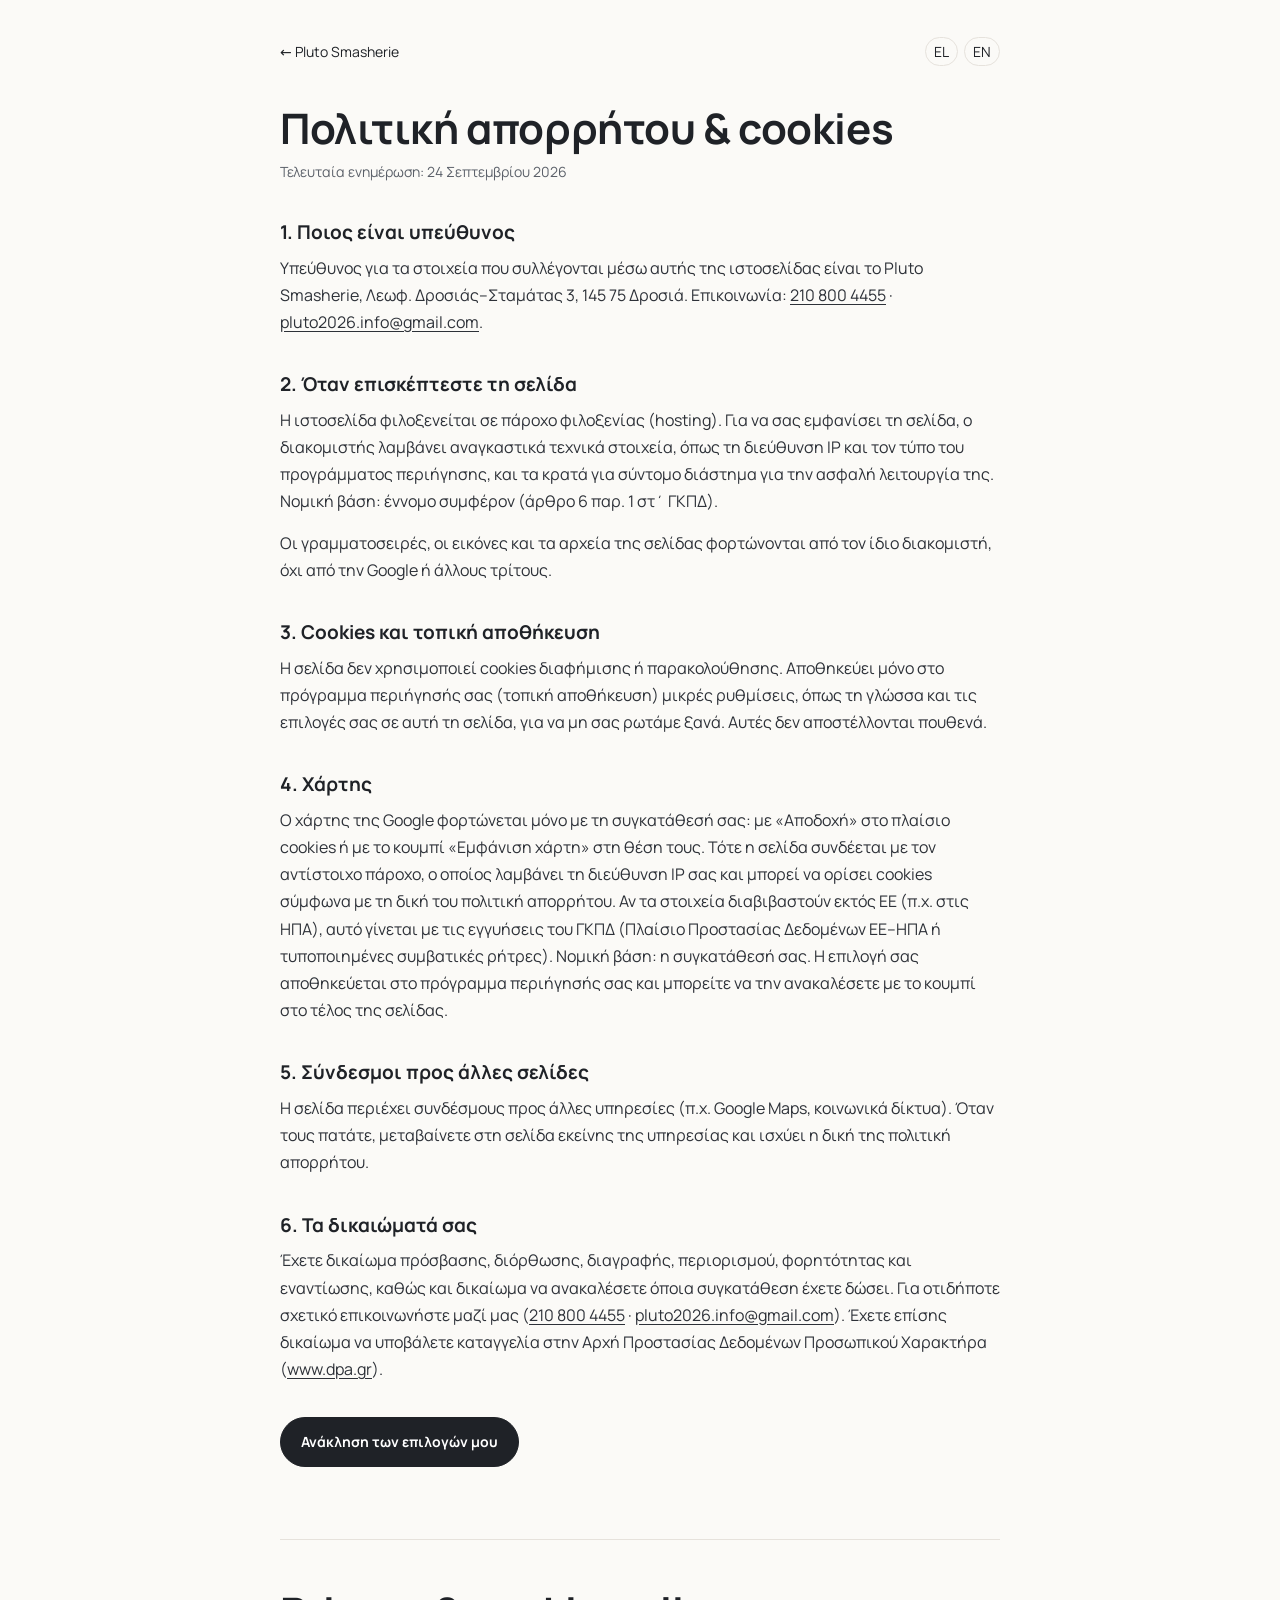
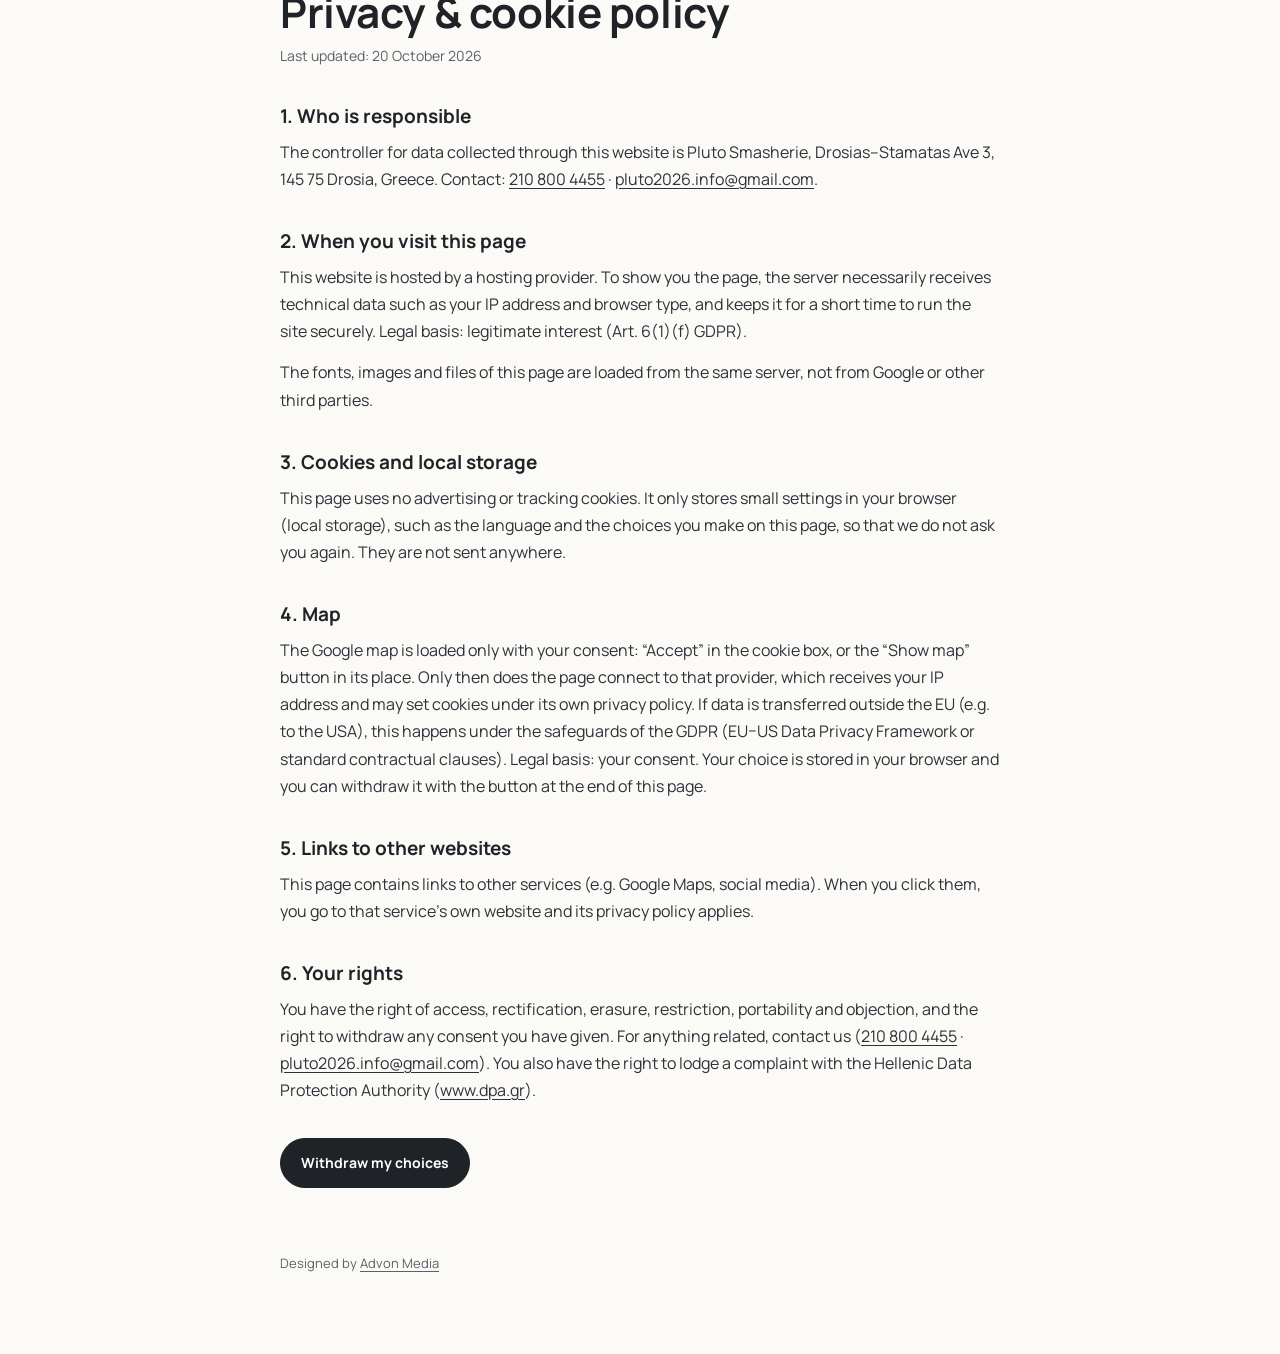
<file: privacy.html>
<!DOCTYPE html>
<html lang="el">
<head>
<meta charset="utf-8">
<meta name="viewport" content="width=device-width, initial-scale=1">
<title>Πολιτική απορρήτου & cookies · Pluto Smasherie</title>
<!-- advon-icons · favicon.py · made from assets/img/pluto-smasherie-logo.svg · vc93f7c94 -->
<link rel="icon" href="favicon.ico?v=c93f7c94" sizes="32x32">
<link rel="icon" href="assets/icons/favicon-96.png?v=c93f7c94" type="image/png" sizes="96x96">
<link rel="icon" href="assets/icons/favicon-48.png?v=c93f7c94" type="image/png" sizes="48x48">
<link rel="apple-touch-icon" href="assets/icons/apple-touch-icon.png?v=c93f7c94">
<link rel="manifest" href="site.webmanifest?v=c93f7c94">
<meta name="theme-color" content="#013241">
<!-- /advon-icons -->
<meta name="robots" content="index,follow">
<script id="advon-draft-guard">/* Advon: drafts stay out of Google; the real domain is untouched */(function(h){if(/(^|\.)(drafts\.advonmedia\.com|github\.io|netlify\.app)$/.test(h)){var m=document.createElement("meta");m.name="robots";m.content="noindex,nofollow";document.head.appendChild(m)}})(location.hostname)</script>
<style id="advon-fonts">@font-face{font-family:'Fira Sans Extra Condensed';font-style:normal;font-display:swap;font-weight:900;src:url(assets/fonts/fira-sans-extra-condensed-greek-900-normal.woff2) format('woff2');unicode-range:U+0370-0377,U+037A-037F,U+0384-038A,U+038C,U+038E-03A1,U+03A3-03FF}@font-face{font-family:'Fira Sans Extra Condensed';font-style:normal;font-display:swap;font-weight:900;src:url(assets/fonts/fira-sans-extra-condensed-latin-ext-900-normal.woff2) format('woff2');unicode-range:U+0100-02BA,U+02BD-02C5,U+02C7-02CC,U+02CE-02D7,U+02DD-02FF,U+0304,U+0308,U+0329,U+1D00-1DBF,U+1E00-1E9F,U+1EF2-1EFF,U+2020,U+20A0-20AB,U+20AD-20C0,U+2113,U+2C60-2C7F,U+A720-A7FF}@font-face{font-family:'Fira Sans Extra Condensed';font-style:normal;font-display:swap;font-weight:900;src:url(assets/fonts/fira-sans-extra-condensed-latin-900-normal.woff2) format('woff2');unicode-range:U+0000-00FF,U+0131,U+0152-0153,U+02BB-02BC,U+02C6,U+02DA,U+02DC,U+0304,U+0308,U+0329,U+2000-206F,U+20AC,U+2122,U+2191,U+2193,U+2212,U+2215,U+FEFF,U+FFFD}@font-face{font-family:'Manrope';font-style:normal;font-display:swap;font-weight:400;src:url(assets/fonts/manrope-greek-400-normal.woff2) format('woff2');unicode-range:U+0370-0377,U+037A-037F,U+0384-038A,U+038C,U+038E-03A1,U+03A3-03FF}@font-face{font-family:'Manrope';font-style:normal;font-display:swap;font-weight:400;src:url(assets/fonts/manrope-latin-ext-400-normal.woff2) format('woff2');unicode-range:U+0100-02BA,U+02BD-02C5,U+02C7-02CC,U+02CE-02D7,U+02DD-02FF,U+0304,U+0308,U+0329,U+1D00-1DBF,U+1E00-1E9F,U+1EF2-1EFF,U+2020,U+20A0-20AB,U+20AD-20C0,U+2113,U+2C60-2C7F,U+A720-A7FF}@font-face{font-family:'Manrope';font-style:normal;font-display:swap;font-weight:400;src:url(assets/fonts/manrope-latin-400-normal.woff2) format('woff2');unicode-range:U+0000-00FF,U+0131,U+0152-0153,U+02BB-02BC,U+02C6,U+02DA,U+02DC,U+0304,U+0308,U+0329,U+2000-206F,U+20AC,U+2122,U+2191,U+2193,U+2212,U+2215,U+FEFF,U+FFFD}@font-face{font-family:'Manrope';font-style:normal;font-display:swap;font-weight:700;src:url(assets/fonts/manrope-greek-700-normal.woff2) format('woff2');unicode-range:U+0370-0377,U+037A-037F,U+0384-038A,U+038C,U+038E-03A1,U+03A3-03FF}@font-face{font-family:'Manrope';font-style:normal;font-display:swap;font-weight:700;src:url(assets/fonts/manrope-latin-ext-700-normal.woff2) format('woff2');unicode-range:U+0100-02BA,U+02BD-02C5,U+02C7-02CC,U+02CE-02D7,U+02DD-02FF,U+0304,U+0308,U+0329,U+1D00-1DBF,U+1E00-1E9F,U+1EF2-1EFF,U+2020,U+20A0-20AB,U+20AD-20C0,U+2113,U+2C60-2C7F,U+A720-A7FF}@font-face{font-family:'Manrope';font-style:normal;font-display:swap;font-weight:700;src:url(assets/fonts/manrope-latin-700-normal.woff2) format('woff2');unicode-range:U+0000-00FF,U+0131,U+0152-0153,U+02BB-02BC,U+02C6,U+02DA,U+02DC,U+0304,U+0308,U+0329,U+2000-206F,U+20AC,U+2122,U+2191,U+2193,U+2212,U+2215,U+FEFF,U+FFFD}</style>
<style>
:root{--ink:#1f2227;--mute:#5b6069;--line:#e6e2dc;--paper:#fbfaf7}
*{box-sizing:border-box}html{-webkit-text-size-adjust:100%}
body{margin:0;background:var(--paper);color:var(--ink);font-family:'Manrope',system-ui,-apple-system,"Segoe UI",Roboto,"Helvetica Neue",Arial,sans-serif;font-size:16px;line-height:1.7;-webkit-font-smoothing:antialiased}
.w{max-width:760px;margin:0 auto;padding:40px 20px 80px}
nav{display:flex;justify-content:space-between;align-items:center;gap:16px;font-size:14px;margin-bottom:40px}
nav a{color:var(--ink);text-decoration:none}nav a:hover{text-decoration:underline;text-underline-offset:4px}
.lang a{padding:4px 8px;border:1px solid var(--line);border-radius:999px;margin-left:6px}
h1{font-size:clamp(30px,5vw,42px);line-height:1.15;margin:0 0 8px;font-weight:600;letter-spacing:-.01em}
.upd{color:var(--mute);font-size:14px;margin:0 0 36px}
h2{font-size:19px;line-height:1.3;margin:36px 0 10px;font-weight:600}
p{margin:0 0 14px;color:#2d3138}a{color:inherit;text-underline-offset:3px}
section+section{margin-top:72px;padding-top:48px;border-top:1px solid var(--line)}
.reset{margin-top:34px}button{font:inherit;font-size:14px;font-weight:600;padding:12px 20px;border-radius:999px;border:1px solid var(--ink);background:var(--ink);color:#fff;cursor:pointer}
.done{margin-left:10px;color:var(--mute);font-size:14px}
footer{margin-top:64px;color:var(--mute);font-size:13px}
</style>
</head>
<body>
<div class="w">
<nav><a href="index.html">← <span>Pluto Smasherie</span></a><span class="lang"><a href="#el" lang="el">EL</a><a href="#en" lang="en">EN</a></span></nav>
<section id="el">
<h1>Πολιτική απορρήτου &amp; cookies</h1>
<p class="upd">Τελευταία ενημέρωση: 24 Σεπτεμβρίου 2026</p>
<h2>1. Ποιος είναι υπεύθυνος</h2>
<p>Υπεύθυνος για τα στοιχεία που συλλέγονται μέσω αυτής της ιστοσελίδας είναι το Pluto Smasherie, Λεωφ. Δροσιάς–Σταμάτας 3, 145 75 Δροσιά. Επικοινωνία: <a href="tel:+302108004455">210 800 4455</a> · <a href="mailto:pluto2026.info@gmail.com">pluto2026.info@gmail.com</a>.</p>
<h2>2. Όταν επισκέπτεστε τη σελίδα</h2>
<p>Η ιστοσελίδα φιλοξενείται σε πάροχο φιλοξενίας (hosting). Για να σας εμφανίσει τη σελίδα, ο διακομιστής λαμβάνει αναγκαστικά τεχνικά στοιχεία, όπως τη διεύθυνση IP και τον τύπο του προγράμματος περιήγησης, και τα κρατά για σύντομο διάστημα για την ασφαλή λειτουργία της. Νομική βάση: έννομο συμφέρον (άρθρο 6 παρ. 1 στ΄ ΓΚΠΔ).</p><p>Οι γραμματοσειρές, οι εικόνες και τα αρχεία της σελίδας φορτώνονται από τον ίδιο διακομιστή, όχι από την Google ή άλλους τρίτους.</p>
<h2>3. Cookies και τοπική αποθήκευση</h2>
<p>Η σελίδα δεν χρησιμοποιεί cookies διαφήμισης ή παρακολούθησης. Αποθηκεύει μόνο στο πρόγραμμα περιήγησής σας (τοπική αποθήκευση) μικρές ρυθμίσεις, όπως τη γλώσσα και τις επιλογές σας σε αυτή τη σελίδα, για να μη σας ρωτάμε ξανά. Αυτές δεν αποστέλλονται πουθενά.</p>
<h2>4. Χάρτης</h2>
<p>Ο χάρτης της Google φορτώνεται μόνο με τη συγκατάθεσή σας: με «Αποδοχή» στο πλαίσιο cookies ή με το κουμπί «Εμφάνιση χάρτη» στη θέση τους. Τότε η σελίδα συνδέεται με τον αντίστοιχο πάροχο, ο οποίος λαμβάνει τη διεύθυνση IP σας και μπορεί να ορίσει cookies σύμφωνα με τη δική του πολιτική απορρήτου. Αν τα στοιχεία διαβιβαστούν εκτός ΕΕ (π.χ. στις ΗΠΑ), αυτό γίνεται με τις εγγυήσεις του ΓΚΠΔ (Πλαίσιο Προστασίας Δεδομένων ΕΕ–ΗΠΑ ή τυποποιημένες συμβατικές ρήτρες). Νομική βάση: η συγκατάθεσή σας. Η επιλογή σας αποθηκεύεται στο πρόγραμμα περιήγησής σας και μπορείτε να την ανακαλέσετε με το κουμπί στο τέλος της σελίδας.</p>
<h2>5. Σύνδεσμοι προς άλλες σελίδες</h2>
<p>Η σελίδα περιέχει συνδέσμους προς άλλες υπηρεσίες (π.χ. Google Maps, κοινωνικά δίκτυα). Όταν τους πατάτε, μεταβαίνετε στη σελίδα εκείνης της υπηρεσίας και ισχύει η δική της πολιτική απορρήτου.</p>
<h2>6. Τα δικαιώματά σας</h2>
<p>Έχετε δικαίωμα πρόσβασης, διόρθωσης, διαγραφής, περιορισμού, φορητότητας και εναντίωσης, καθώς και δικαίωμα να ανακαλέσετε όποια συγκατάθεση έχετε δώσει. Για οτιδήποτε σχετικό επικοινωνήστε μαζί μας (<a href="tel:+302108004455">210 800 4455</a> · <a href="mailto:pluto2026.info@gmail.com">pluto2026.info@gmail.com</a>). Έχετε επίσης δικαίωμα να υποβάλετε καταγγελία στην Αρχή Προστασίας Δεδομένων Προσωπικού Χαρακτήρα (<a href="https://www.dpa.gr" rel="noopener">www.dpa.gr</a>).</p>
<p class="reset"><button type="button" onclick="advonReset(this)">Ανάκληση των επιλογών μου</button> <span class="done" hidden>Έγινε. Οι επιλογές σας διαγράφηκαν.</span></p>
</section>
<section id="en" lang="en">
<h1>Privacy &amp; cookie policy</h1>
<p class="upd">Last updated: 20 October 2026</p>
<h2>1. Who is responsible</h2>
<p>The controller for data collected through this website is Pluto Smasherie, Drosias–Stamatas Ave 3, 145 75 Drosia, Greece. Contact: <a href="tel:+302108004455">210 800 4455</a> · <a href="mailto:pluto2026.info@gmail.com">pluto2026.info@gmail.com</a>.</p>
<h2>2. When you visit this page</h2>
<p>This website is hosted by a hosting provider. To show you the page, the server necessarily receives technical data such as your IP address and browser type, and keeps it for a short time to run the site securely. Legal basis: legitimate interest (Art. 6(1)(f) GDPR).</p><p>The fonts, images and files of this page are loaded from the same server, not from Google or other third parties.</p>
<h2>3. Cookies and local storage</h2>
<p>This page uses no advertising or tracking cookies. It only stores small settings in your browser (local storage), such as the language and the choices you make on this page, so that we do not ask you again. They are not sent anywhere.</p>
<h2>4. Map</h2>
<p>The Google map is loaded only with your consent: “Accept” in the cookie box, or the “Show map” button in its place. Only then does the page connect to that provider, which receives your IP address and may set cookies under its own privacy policy. If data is transferred outside the EU (e.g. to the USA), this happens under the safeguards of the GDPR (EU–US Data Privacy Framework or standard contractual clauses). Legal basis: your consent. Your choice is stored in your browser and you can withdraw it with the button at the end of this page.</p>
<h2>5. Links to other websites</h2>
<p>This page contains links to other services (e.g. Google Maps, social media). When you click them, you go to that service's own website and its privacy policy applies.</p>
<h2>6. Your rights</h2>
<p>You have the right of access, rectification, erasure, restriction, portability and objection, and the right to withdraw any consent you have given. For anything related, contact us (<a href="tel:+302108004455">210 800 4455</a> · <a href="mailto:pluto2026.info@gmail.com">pluto2026.info@gmail.com</a>). You also have the right to lodge a complaint with the Hellenic Data Protection Authority (<a href="https://www.dpa.gr" rel="noopener">www.dpa.gr</a>).</p>
<p class="reset"><button type="button" onclick="advonReset(this)">Withdraw my choices</button> <span class="done" hidden>Done. Your choices were cleared.</span></p>
</section>
<footer>Designed by <a href="https://advonmedia.com" rel="noopener">Advon Media</a></footer>
</div>
<script>
function advonReset(b){try{localStorage.removeItem('advon-consent');localStorage.removeItem('mp-consent-v1')}catch(e){}
var h=location.hostname,ds=['',h,'.'+h,'.'+h.split('.').slice(-2).join('.')];
document.cookie.split(';').forEach(function(c){var n=c.split('=')[0].trim();if(/^(_ga|_gid|_gcl|_fbp|_fbc)/.test(n))ds.forEach(function(d){document.cookie=n+'=; Max-Age=0; path=/'+(d?'; domain='+d:'')})});
document.querySelectorAll('.done').forEach(function(s){s.hidden=false});}
</script>
</body>
</html>
</file>
